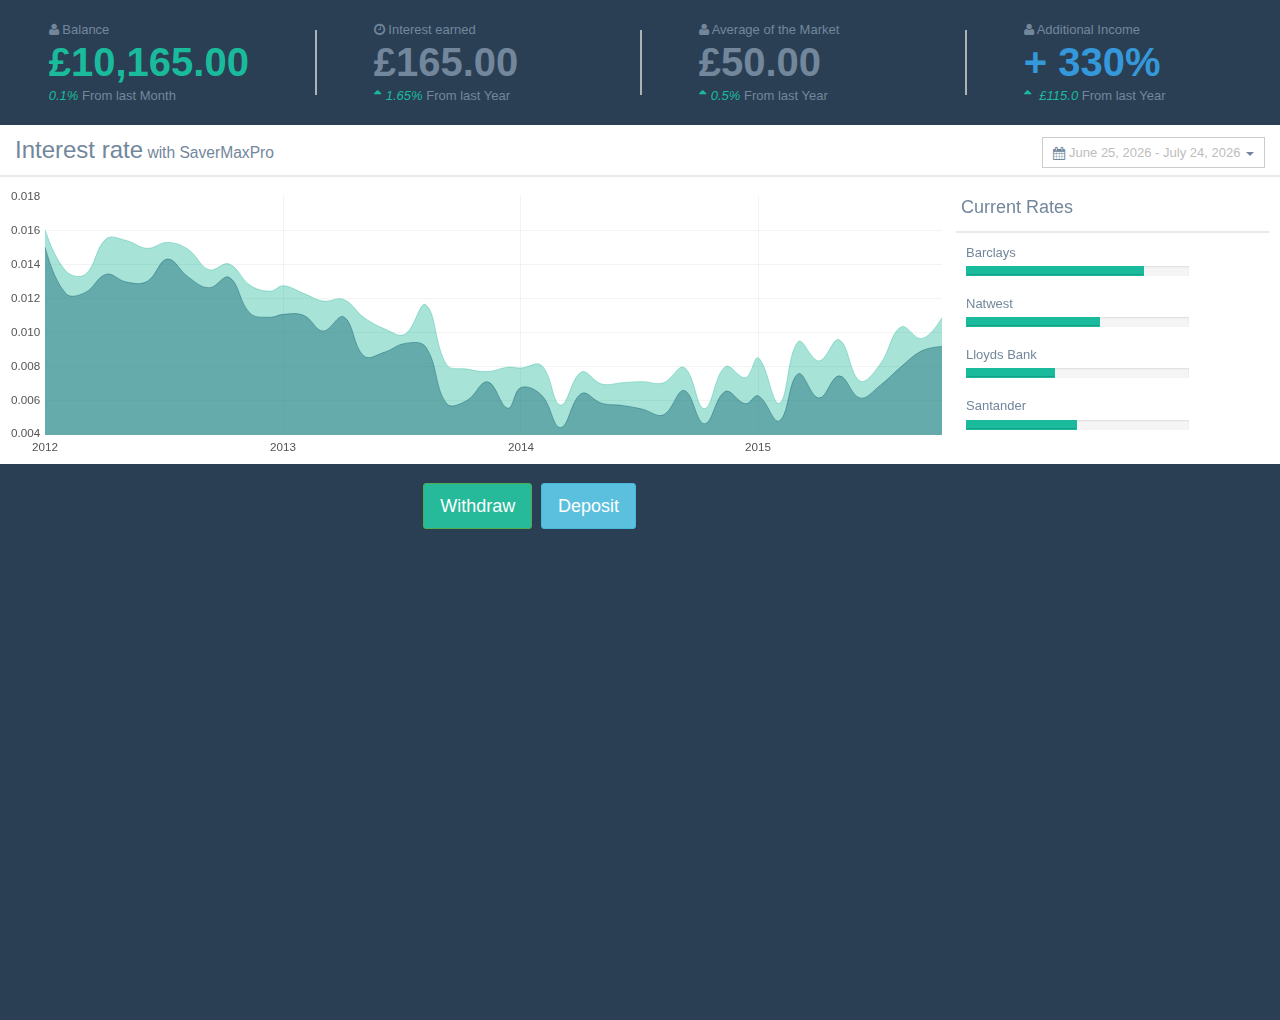
<file: dash/production/index.html>
<!DOCTYPE html>
<html lang="en">

<head>
    <meta http-equiv="Content-Type" content="text/html; charset=UTF-8">
    <!-- Meta, title, CSS, favicons, etc. -->
    <meta charset="utf-8">
    <meta http-equiv="X-UA-Compatible" content="IE=edge">
    <meta name="viewport" content="width=device-width, initial-scale=1"></title>

    <!-- Bootstrap core CSS -->

    <link href="css/bootstrap.min.css" rel="stylesheet">

    <link href="fonts/css/font-awesome.min.css" rel="stylesheet">
    <link href="css/animate.min.css" rel="stylesheet">

    <!-- Custom styling plus plugins -->
    <link href="css/custom.css" rel="stylesheet">
    <link rel="stylesheet" type="text/css" href="css/maps/jquery-jvectormap-2.0.1.css" />
    <link href="css/icheck/flat/green.css" rel="stylesheet" />
    <link href="css/floatexamples.css" rel="stylesheet" type="text/css" />

    <script src="js/jquery.min.js"></script>
    <script src="js/nprogress.js"></script>
    <script>
        NProgress.start();
    </script>

    <!--[if lt IE 9]>
        <script src="../assets/js/ie8-responsive-file-warning.js"></script>
        <![endif]-->

    <!-- HTML5 shim and Respond.js for IE8 support of HTML5 elements and media queries -->
    <!--[if lt IE 9]>
          <script src="https://oss.maxcdn.com/html5shiv/3.7.2/html5shiv.min.js"></script>
          <script src="https://oss.maxcdn.com/respond/1.4.2/respond.min.js"></script>
        <![endif]-->

</head>
            <!-- page content -->
            <div class="right_col" role="main">
                <!-- top tiles -->
                <div class="row tile_count">
                    <div class="animated flipInY col-md-3 col-sm-4 col-xs-4 tile_stats_count">
                        <div class="left"></div>
                        <div class="right">
                            <span class="count_top"><i class="fa fa-user"></i> Balance</span>
                            <div class="count green"> £10,165.00</div>
                            <span class="count_bottom"><i class="green">0.1% </i> From last Month</span>
                        </div>
                    </div>
                    <div class="animated flipInY col-md-3 col-sm-4 col-xs-4 tile_stats_count">
                        <div class="left"></div>
                        <div class="right">
                            <span class="count_top"><i class="fa fa-clock-o"></i> Interest earned</span>
                            <div class="count"> £165.00</div>
                            <span class="count_bottom"><i class="green"><i class="fa fa-sort-asc"></i>1.65% </i> From last Year</span>
                        </div>
                    </div>
                    <div class="animated flipInY col-md-3 col-sm-4 col-xs-4 tile_stats_count">
                        <div class="left"></div>
                        <div class="right">
                            <span class="count_top"><i class="fa fa-user"></i> Average of the Market</span>
                            <div class="count"> £50.00</div>
                            <span class="count_bottom"><i class="green"><i class="fa fa-sort-asc"></i>0.5% </i> From last Year</span>
                        </div>
                    </div>
                    <div class="animated flipInY col-md-3 col-sm-4 col-xs-4 tile_stats_count">
                        <div class="left"></div>
                        <div class="right">
                            <span class="count_top"><i class="fa fa-user"></i> Additional Income</span>
                            <div class="count blue"> + 330%</div>
                            <span class="count_bottom"><i class="green"><i class="fa fa-sort-asc"></i> £115.0</i> From last Year</span>
                        </div>
                    </div>
                </div>

                <!-- /top tiles -->

                <div class="row">
                    <div class="col-md-12 col-sm-12 col-xs-12">
                        <div class="dashboard_graph">

                            <div class="row x_title">
                                <div class="col-md-6">
                                    <h3>Interest rate<small> with SaverMaxPro</small></h3>
                                </div>
                                <div class="col-md-6">
                                    <div id="reportrange" class="pull-right" style="background: #fff; cursor: pointer; padding: 5px 10px; border: 1px solid #ccc">
                                        <i class="glyphicon glyphicon-calendar fa fa-calendar"></i>
                                        <span>December 30, 2014 - January 28, 2015</span> <b class="caret"></b>
                                    </div>
                                </div>
                            </div>

                            <div class="col-md-9 col-sm-9 col-xs-12">
                                <div id="placeholder33" style="height: 260px; display: none" class="demo-placeholder"></div>
                                <div style="width: 100%;">
                                    <div id="canvas_dahs" class="demo-placeholder" style="width: 100%; height:270px;"></div>
                                </div>
                            </div>
                            <div class="col-md-3 col-sm-3 col-xs-12 bg-white">
                                <div class="x_title">
                                    <h2>Current Rates</h2>
                                    <div class="clearfix"></div>
                                </div>

                                <div class="col-md-12 col-sm-12 col-xs-6">
                                    <div>
                                        <p>Barclays</p>
                                        <div class="">
                                            <div class="progress progress_sm" style="width: 76%;">
                                                <div class="progress-bar bg-green" role="progressbar" data-transitiongoal="80"></div>
                                            </div>
                                        </div>
                                    </div>
                                    <div>
                                        <p>Natwest</p>
                                        <div class="">
                                            <div class="progress progress_sm" style="width: 76%;">
                                                <div class="progress-bar bg-green" role="progressbar" data-transitiongoal="60"></div>
                                            </div>
                                        </div>
                                    </div>
                                </div>
                                <div class="col-md-12 col-sm-12 col-xs-6">
                                    <div>
                                        <p>Lloyds Bank</p>
                                        <div class="">
                                            <div class="progress progress_sm" style="width: 76%;">
                                                <div class="progress-bar bg-green" role="progressbar" data-transitiongoal="40"></div>
                                            </div>
                                        </div>
                                    </div>
                                    <div>
                                        <p>Santander</p>
                                        <div class="">
                                            <div class="progress progress_sm" style="width: 76%;">
                                                <div class="progress-bar bg-green" role="progressbar" data-transitiongoal="50"></div>
                                            </div>
                                        </div>
                                    </div>
                                </div>

                            </div>

                            <div class="clearfix"></div>
                        </div>
                    </div>

                </div>
                <br />

                <div class="row">
                <div class="col-xs-5 col-sm-2"></div>
                <a class="btn btn-default btn-lg btn-success btn-lg" href="#" role="button">Withdraw</a>
                <div class="col-xs-5 col-sm-2"></div>
                <a class="btn btn-default btn-lg btn-info btn-lg" href="#" role="button">Deposit</a>
                </div>


 <!-- add/withdrawl buttons




                    <div class="col-md-4 col-sm-4 col-xs-12">
                        <div class="x_panel tile fixed_height_320">
                            <div class="x_title">
                                <h2>App Versions</h2>
                                <ul class="nav navbar-right panel_toolbox">
                                    <li><a class="collapse-link"><i class="fa fa-chevron-up"></i></a>
                                    </li>
                                    <li class="dropdown">
                                        <a href="#" class="dropdown-toggle" data-toggle="dropdown" role="button" aria-expanded="false"><i class="fa fa-wrench"></i></a>
                                        <ul class="dropdown-menu" role="menu">
                                            <li><a href="#">Settings 1</a>
                                            </li>
                                            <li><a href="#">Settings 2</a>
                                            </li>
                                        </ul>
                                    </li>
                                    <li><a class="close-link"><i class="fa fa-close"></i></a>
                                    </li>
                                </ul>
                                <div class="clearfix"></div>
                            </div>
                            <div class="x_content">
                                <h4>App Usage across versions</h4>
                                <div class="widget_summary">
                                    <div class="w_left w_25">
                                        <span>0.1.5.2</span>
                                    </div>
                                    <div class="w_center w_55">
                                        <div class="progress">
                                            <div class="progress-bar bg-green" role="progressbar" aria-valuenow="60" aria-valuemin="0" aria-valuemax="100" style="width: 66%;">
                                                <span class="sr-only">60% Complete</span>
                                            </div>
                                        </div>
                                    </div>
                                    <div class="w_right w_20">
                                        <span>123k</span>
                                    </div>
                                    <div class="clearfix"></div>
                                </div>

                                <div class="widget_summary">
                                    <div class="w_left w_25">
                                        <span>0.1.5.3</span>
                                    </div>
                                    <div class="w_center w_55">
                                        <div class="progress">
                                            <div class="progress-bar bg-green" role="progressbar" aria-valuenow="60" aria-valuemin="0" aria-valuemax="100" style="width: 45%;">
                                                <span class="sr-only">60% Complete</span>
                                            </div>
                                        </div>
                                    </div>
                                    <div class="w_right w_20">
                                        <span>53k</span>
                                    </div>
                                    <div class="clearfix"></div>
                                </div>
                                <div class="widget_summary">
                                    <div class="w_left w_25">
                                        <span>0.1.5.4</span>
                                    </div>
                                    <div class="w_center w_55">
                                        <div class="progress">
                                            <div class="progress-bar bg-green" role="progressbar" aria-valuenow="60" aria-valuemin="0" aria-valuemax="100" style="width: 25%;">
                                                <span class="sr-only">60% Complete</span>
                                            </div>
                                        </div>
                                    </div>
                                    <div class="w_right w_20">
                                        <span>23k</span>
                                    </div>
                                    <div class="clearfix"></div>
                                </div>
                                <div class="widget_summary">
                                    <div class="w_left w_25">
                                        <span>0.1.5.5</span>
                                    </div>
                                    <div class="w_center w_55">
                                        <div class="progress">
                                            <div class="progress-bar bg-green" role="progressbar" aria-valuenow="60" aria-valuemin="0" aria-valuemax="100" style="width: 5%;">
                                                <span class="sr-only">60% Complete</span>
                                            </div>
                                        </div>
                                    </div>
                                    <div class="w_right w_20">
                                        <span>3k</span>
                                    </div>
                                    <div class="clearfix"></div>
                                </div>
                                <div class="widget_summary">
                                    <div class="w_left w_25">
                                        <span>0.1.5.6</span>
                                    </div>
                                    <div class="w_center w_55">
                                        <div class="progress">
                                            <div class="progress-bar bg-green" role="progressbar" aria-valuenow="60" aria-valuemin="0" aria-valuemax="100" style="width: 2%;">
                                                <span class="sr-only">60% Complete</span>
                                            </div>
                                        </div>
                                    </div>
                                    <div class="w_right w_20">
                                        <span>1k</span>
                                    </div>
                                    <div class="clearfix"></div>
                                </div>

                            </div>
                        </div>
                    </div>

                    <div class="col-md-4 col-sm-4 col-xs-12">
                        <div class="x_panel tile fixed_height_320 overflow_hidden">
                            <div class="x_title">
                                <h2>Device Usage</h2>
                                <ul class="nav navbar-right panel_toolbox">
                                    <li><a class="collapse-link"><i class="fa fa-chevron-up"></i></a>
                                    </li>
                                    <li class="dropdown">
                                        <a href="#" class="dropdown-toggle" data-toggle="dropdown" role="button" aria-expanded="false"><i class="fa fa-wrench"></i></a>
                                        <ul class="dropdown-menu" role="menu">
                                            <li><a href="#">Settings 1</a>
                                            </li>
                                            <li><a href="#">Settings 2</a>
                                            </li>
                                        </ul>
                                    </li>
                                    <li><a class="close-link"><i class="fa fa-close"></i></a>
                                    </li>
                                </ul>
                                <div class="clearfix"></div>
                            </div>
                            <div class="x_content">

                                <table class="" style="width:100%">
                                    <tr>
                                        <th style="width:37%;">
                                            <p>Top 5</p>
                                        </th>
                                        <th>
                                            <div class="col-lg-7 col-md-7 col-sm-7 col-xs-7">
                                                <p class="">Device</p>
                                            </div>
                                            <div class="col-lg-5 col-md-5 col-sm-5 col-xs-5">
                                                <p class="">Progress</p>
                                            </div>
                                        </th>
                                    </tr>
                                    <tr>
                                        <td>
                                            <canvas id="canvas1" height="140" width="140" style="margin: 15px 10px 10px 0"></canvas>
                                        </td>
                                        <td>
                                            <table class="tile_info">
                                                <tr>
                                                    <td>
                                                        <p><i class="fa fa-square blue"></i>IOS </p>
                                                    </td>
                                                    <td>30%</td>
                                                </tr>
                                                <tr>
                                                    <td>
                                                        <p><i class="fa fa-square green"></i>Android </p>
                                                    </td>
                                                    <td>10%</td>
                                                </tr>
                                                <tr>
                                                    <td>
                                                        <p><i class="fa fa-square purple"></i>Blackberry </p>
                                                    </td>
                                                    <td>20%</td>
                                                </tr>
                                                <tr>
                                                    <td>
                                                        <p><i class="fa fa-square aero"></i>Symbian </p>
                                                    </td>
                                                    <td>15%</td>
                                                </tr>
                                                <tr>
                                                    <td>
                                                        <p><i class="fa fa-square red"></i>Others </p>
                                                    </td>
                                                    <td>30%</td>
                                                </tr>
                                            </table>
                                        </td>
                                    </tr>
                                </table>
                            </div>
                        </div>
                    </div>


                    <div class="col-md-4 col-sm-4 col-xs-12">
                        <div class="x_panel tile fixed_height_320">
                            <div class="x_title">
                                <h2>Quick Settings</h2>
                                <ul class="nav navbar-right panel_toolbox">
                                    <li><a class="collapse-link"><i class="fa fa-chevron-up"></i></a>
                                    </li>
                                    <li class="dropdown">
                                        <a href="#" class="dropdown-toggle" data-toggle="dropdown" role="button" aria-expanded="false"><i class="fa fa-wrench"></i></a>
                                        <ul class="dropdown-menu" role="menu">
                                            <li><a href="#">Settings 1</a>
                                            </li>
                                            <li><a href="#">Settings 2</a>
                                            </li>
                                        </ul>
                                    </li>
                                    <li><a class="close-link"><i class="fa fa-close"></i></a>
                                    </li>
                                </ul>
                                <div class="clearfix"></div>
                            </div>
                            <div class="x_content">
                                <div class="dashboard-widget-content">
                                    <ul class="quick-list">
                                        <li><i class="fa fa-calendar-o"></i><a href="#">Settings</a>
                                        </li>
                                        <li><i class="fa fa-bars"></i><a href="#">Subscription</a>
                                        </li>
                                        <li><i class="fa fa-bar-chart"></i><a href="#">Auto Renewal</a> </li>
                                        <li><i class="fa fa-line-chart"></i><a href="#">Achievements</a>
                                        </li>
                                        <li><i class="fa fa-bar-chart"></i><a href="#">Auto Renewal</a> </li>
                                        <li><i class="fa fa-line-chart"></i><a href="#">Achievements</a>
                                        </li>
                                        <li><i class="fa fa-area-chart"></i><a href="#">Logout</a>
                                        </li>
                                    </ul>

                                    <div class="sidebar-widget">
                                        <h4>Profile Completion</h4>
                                        <canvas width="150" height="80" id="foo" class="" style="width: 160px; height: 100px;"></canvas>
                                        <div class="goal-wrapper">
                                            <span class="gauge-value pull-left">$</span>
                                            <span id="gauge-text" class="gauge-value pull-left">3,200</span>
                                            <span id="goal-text" class="goal-value pull-right">$5,000</span>
                                        </div>
                                    </div>
                                </div>
                            </div>
                        </div>
                    </div>

                </div>

            -->




    <div id="custom_notifications" class="custom-notifications dsp_none">
        <ul class="list-unstyled notifications clearfix" data-tabbed_notifications="notif-group">
        </ul>
        <div class="clearfix"></div>
        <div id="notif-group" class="tabbed_notifications"></div>
    </div>

    <script src="js/bootstrap.min.js"></script>

    <!-- gauge js -->
    <script type="text/javascript" src="js/gauge/gauge.min.js"></script>
    <script type="text/javascript" src="js/gauge/gauge_demo.js"></script>
    <!-- chart js -->
    <script src="js/chartjs/chart.min.js"></script>
    <!-- bootstrap progress js -->
    <script src="js/progressbar/bootstrap-progressbar.min.js"></script>
    <script src="js/nicescroll/jquery.nicescroll.min.js"></script>
    <!-- icheck -->
    <script src="js/icheck/icheck.min.js"></script>
    <!-- daterangepicker -->
    <script type="text/javascript" src="js/moment.min.js"></script>
    <script type="text/javascript" src="js/datepicker/daterangepicker.js"></script>

    <script src="js/custom.js"></script>

    <!-- flot js -->
    <!--[if lte IE 8]><script type="text/javascript" src="js/excanvas.min.js"></script><![endif]-->
    <script type="text/javascript" src="js/flot/jquery.flot.js"></script>
    <script type="text/javascript" src="js/flot/jquery.flot.pie.js"></script>
    <script type="text/javascript" src="js/flot/jquery.flot.orderBars.js"></script>
    <script type="text/javascript" src="js/flot/jquery.flot.time.min.js"></script>
    <script type="text/javascript" src="js/flot/date.js"></script>
    <script type="text/javascript" src="js/flot/jquery.flot.spline.js"></script>
    <script type="text/javascript" src="js/flot/jquery.flot.stack.js"></script>
    <script type="text/javascript" src="js/flot/curvedLines.js"></script>
    <script type="text/javascript" src="js/flot/jquery.flot.resize.js"></script>
    <script>
        $(document).ready(function () {
            // [17, 74, 6, 39, 20, 85, 7]
            //[82, 23, 66, 9, 99, 6, 2
            var data1 =[ [gd(2012,1,1),0.01601], [gd(2012,2,2),0.01359], [gd(2012,3,3),0.01339], [gd(2012,4,4),0.01548], [gd(2012,5,5),0.01538], [gd(2012,6,6),0.01492], [gd(2012,7,7),0.01527], [gd(2012,8,8),0.01486], [gd(2012,9,9),0.01366], [gd(2012,10,10),0.014], [gd(2012,11,11),0.01275], [gd(2012,12,12),0.0124], [gd(2013,1,1),0.01272], [gd(2013,2,2),0.01226], [gd(2013,3,3),0.01182], [gd(2013,4,4),0.01191], [gd(2013,5,5),0.01085], [gd(2013,6,6),0.01018], [gd(2013,7,7),0.00987], [gd(2013,8,8),0.0116], [gd(2013,9,9),0.00808], [gd(2013,10,10),0.00782], [gd(2013,11,11),0.00767], [gd(2013,12,12),0.00793], [gd(2014,1,1),0.00788], [gd(2014,2,2),0.00803], [gd(2014,3,3),0.0057], [gd(2014,4,4),0.00764], [gd(2014,5,5),0.00694], [gd(2014,6,6),0.00702], [gd(2014,7,7),0.00708], [gd(2014,8,8),0.00701], [gd(2014,9,9),0.00791], [gd(2014,10,10),0.00549], [gd(2014,11,11),0.00796], [gd(2014,12,12),0.00731], [gd(2015,1,1),0.00847], [gd(2015,2,2),0.0058], [gd(2015,3,3),0.00943], [gd(2015,4,4),0.0083], [gd(2015,5,5),0.00954], [gd(2015,6,6),0.00712], [gd(2015,7,7),0.00811], [gd(2015,8,8),0.0103], [gd(2015,9,9),0.00961], [gd(2015,10,10),0.01084] ];

            var data2 =[ [gd(2012,1,1),0.01498], [gd(2012,2,2),0.01226], [gd(2012,3,3),0.01233], [gd(2012,4,4),0.0134], [gd(2012,5,5),0.01294], [gd(2012,6,6),0.01298], [gd(2012,7,7),0.01429], [gd(2012,8,8),0.01324], [gd(2012,9,9),0.0126], [gd(2012,10,10),0.01322], [gd(2012,11,11),0.01111], [gd(2012,12,12),0.01087], [gd(2013,1,1),0.01104], [gd(2013,2,2),0.01097], [gd(2013,3,3),0.01006], [gd(2013,4,4),0.01089], [gd(2013,5,5),0.00859], [gd(2013,6,6),0.00882], [gd(2013,7,7),0.00933], [gd(2013,8,8),0.00912], [gd(2013,9,9),0.00579], [gd(2013,10,10),0.00597], [gd(2013,11,11),0.00707], [gd(2013,12,12),0.00551], [gd(2014,1,1),0.00673], [gd(2014,2,2),0.00628], [gd(2014,3,3),0.00438], [gd(2014,4,4),0.00638], [gd(2014,5,5),0.00581], [gd(2014,6,6),0.00568], [gd(2014,7,7),0.00546], [gd(2014,8,8),0.00513], [gd(2014,9,9),0.00656], [gd(2014,10,10),0.0046], [gd(2014,11,11),0.0065], [gd(2014,12,12),0.00578], [gd(2015,1,1),0.00624], [gd(2015,2,2),0.00477], [gd(2015,3,3),0.00754], [gd(2015,4,4),0.00612], [gd(2015,5,5),0.00742], [gd(2015,6,6),0.00612], [gd(2015,7,7),0.00686], [gd(2015,8,8),0.00795], [gd(2015,9,9),0.00889], [gd(2015,10,10),0.00915] ];

            $("#canvas_dahs").length && $.plot($("#canvas_dahs"), [
                data1, data2
            ], {
                series: {
                    lines: {
                        show: false,
                        fill: true
                    },
                    splines: {
                        show: true,
                        tension: 0.4,
                        lineWidth: 1,
                        fill: 0.4
                    },
                    points: {
                        radius: 0,
                        show: true
                    },
                    shadowSize: 2
                },
                grid: {
                    verticalLines: true,
                    hoverable: true,
                    clickable: true,
                    tickColor: "#d5d5d5",
                    borderWidth: 1,
                    color: '#fff'
                },
                colors: ["rgba(38, 185, 154, 0.38)", "rgba(3, 88, 106, 0.38)"],
                xaxis: {
                    tickColor: "rgba(51, 51, 51, 0.06)",
                    mode: "time",
                  //  tickSize: [1, "day"],
                    tickSize: [1, "year"],
                    //tickLength: 10,
                    axisLabel: "Date",
                    axisLabelUseCanvas: true,
                    axisLabelFontSizePixels: 12,
                    axisLabelFontFamily: 'Verdana, Arial',
                    axisLabelPadding: 10
                        //mode: "time", timeformat: "%m/%d/%y", minTickSize: [1, "day"]
                },
                yaxis: {
                    ticks: 8,
                    tickColor: "rgba(51, 51, 51, 0.06)",
                },
                tooltip: false
            });

            function gd(year, month, day) {
                return new Date(year, month - 1, day).getTime();
            }
        });
    </script>

    <!-- worldmap -->
    <script type="text/javascript" src="js/maps/jquery-jvectormap-2.0.1.min.js"></script>
    <script type="text/javascript" src="js/maps/gdp-data.js"></script>
    <script type="text/javascript" src="js/maps/jquery-jvectormap-world-mill-en.js"></script>
    <script type="text/javascript" src="js/maps/jquery-jvectormap-us-aea-en.js"></script>
    <script>
        $(function () {
            $('#world-map-gdp').vectorMap({
                map: 'world_mill_en',
                backgroundColor: 'transparent',
                zoomOnScroll: false,
                series: {
                    regions: [{
                        values: gdpData,
                        scale: ['#E6F2F0', '#149B7E'],
                        normalizeFunction: 'polynomial'
                    }]
                },
                onRegionTipShow: function (e, el, code) {
                    el.html(el.html() + ' (GDP - ' + gdpData[code] + ')');
                }
            });
        });
    </script>
    <!-- skycons -->
    <script src="js/skycons/skycons.js"></script>
    <script>
        var icons = new Skycons({
                "color": "#73879C"
            }),
            list = [
                "clear-day", "clear-night", "partly-cloudy-day",
                "partly-cloudy-night", "cloudy", "rain", "sleet", "snow", "wind",
                "fog"
            ],
            i;

        for (i = list.length; i--;)
            icons.set(list[i], list[i]);

        icons.play();
    </script>

    <!-- dashbord linegraph -->
    <script>
        var doughnutData = [
            {
                value: 30,
                color: "#455C73"
            },
            {
                value: 30,
                color: "#9B59B6"
            },
            {
                value: 60,
                color: "#BDC3C7"
            },
            {
                value: 100,
                color: "#26B99A"
            },
            {
                value: 120,
                color: "#3498DB"
            }
    ];
        var myDoughnut = new Chart(document.getElementById("canvas1").getContext("2d")).Doughnut(doughnutData);
    </script>
    <!-- /dashbord linegraph -->
    <!-- datepicker -->
    <script type="text/javascript">
        $(document).ready(function () {

            var cb = function (start, end, label) {
                console.log(start.toISOString(), end.toISOString(), label);
                $('#reportrange span').html(start.format('MMMM D, YYYY') + ' - ' + end.format('MMMM D, YYYY'));
                //alert("Callback has fired: [" + start.format('MMMM D, YYYY') + " to " + end.format('MMMM D, YYYY') + ", label = " + label + "]");
            }

            var optionSet1 = {
                startDate: moment().subtract(29, 'days'),
                endDate: moment(),
                minDate: '01/01/2012',
                maxDate: '12/31/2015',
                dateLimit: {
                    days: 60
                },
                showDropdowns: true,
                showWeekNumbers: true,
                timePicker: false,
                timePickerIncrement: 1,
                timePicker12Hour: true,
                ranges: {
                    'Today': [moment(), moment()],
                    'Yesterday': [moment().subtract(1, 'days'), moment().subtract(1, 'days')],
                    'Last 7 Days': [moment().subtract(6, 'days'), moment()],
                    'Last 30 Days': [moment().subtract(29, 'days'), moment()],
                    'This Month': [moment().startOf('month'), moment().endOf('month')],
                    'Last Month': [moment().subtract(1, 'month').startOf('month'), moment().subtract(1, 'month').endOf('month')]
                },
                opens: 'left',
                buttonClasses: ['btn btn-default'],
                applyClass: 'btn-small btn-primary',
                cancelClass: 'btn-small',
                format: 'MM/DD/YYYY',
                separator: ' to ',
                locale: {
                    applyLabel: 'Submit',
                    cancelLabel: 'Clear',
                    fromLabel: 'From',
                    toLabel: 'To',
                    customRangeLabel: 'Custom',
                    daysOfWeek: ['Su', 'Mo', 'Tu', 'We', 'Th', 'Fr', 'Sa'],
                    monthNames: ['January', 'February', 'March', 'April', 'May', 'June', 'July', 'August', 'September', 'October', 'November', 'December'],
                    firstDay: 1
                }
            };
            $('#reportrange span').html(moment().subtract(29, 'days').format('MMMM D, YYYY') + ' - ' + moment().format('MMMM D, YYYY'));
            $('#reportrange').daterangepicker(optionSet1, cb);
            $('#reportrange').on('show.daterangepicker', function () {
                console.log("show event fired");
            });
            $('#reportrange').on('hide.daterangepicker', function () {
                console.log("hide event fired");
            });
            $('#reportrange').on('apply.daterangepicker', function (ev, picker) {
                console.log("apply event fired, start/end dates are " + picker.startDate.format('MMMM D, YYYY') + " to " + picker.endDate.format('MMMM D, YYYY'));
            });
            $('#reportrange').on('cancel.daterangepicker', function (ev, picker) {
                console.log("cancel event fired");
            });
            $('#options1').click(function () {
                $('#reportrange').data('daterangepicker').setOptions(optionSet1, cb);
            });
            $('#options2').click(function () {
                $('#reportrange').data('daterangepicker').setOptions(optionSet2, cb);
            });
            $('#destroy').click(function () {
                $('#reportrange').data('daterangepicker').remove();
            });
        });
    </script>
    <script>
        NProgress.done();
    </script>
    <script>
  (function(i,s,o,g,r,a,m){i['GoogleAnalyticsObject']=r;i[r]=i[r]||function(){
  (i[r].q=i[r].q||[]).push(arguments)},i[r].l=1*new Date();a=s.createElement(o),
  m=s.getElementsByTagName(o)[0];a.async=1;a.src=g;m.parentNode.insertBefore(a,m)
  })(window,document,'script','//www.google-analytics.com/analytics.js','ga');

  ga('create', 'UA-70794538-1', 'auto');
  ga('send', 'pageview');

</script>
    <!-- /datepicker -->
    <!-- /footer content -->
</body>

</html>
</file>
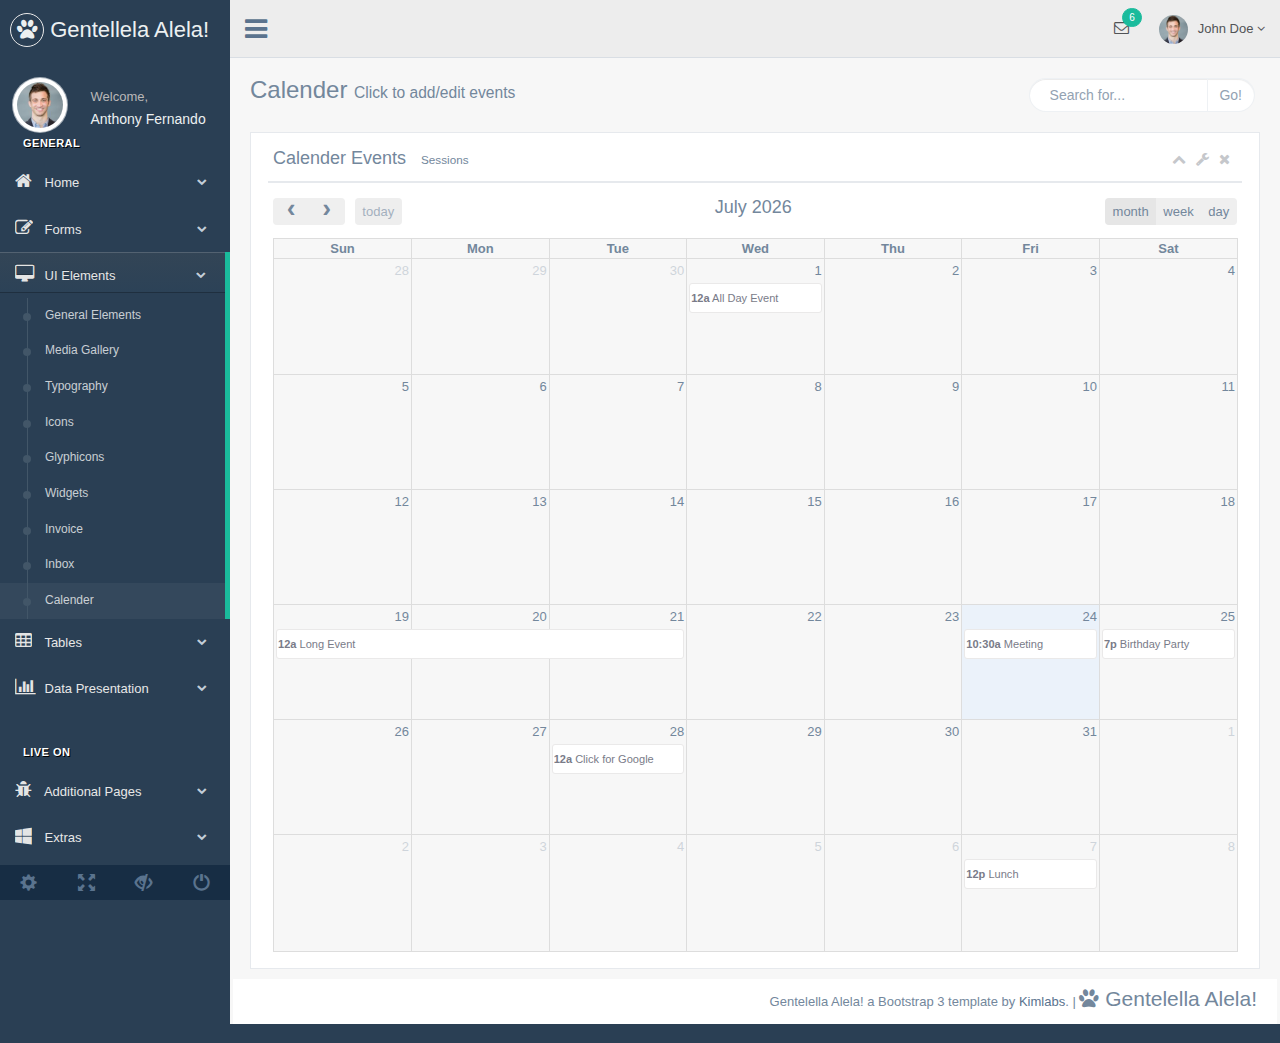
<file: dash/production/calender.html>
<!DOCTYPE html>
<html lang="en">

    <head>
        <meta http-equiv="Content-Type" content="text/html; charset=UTF-8">
        <!-- Meta, title, CSS, favicons, etc. -->
        <meta charset="utf-8">
        <meta http-equiv="X-UA-Compatible" content="IE=edge">
        <meta name="viewport" content="width=device-width, initial-scale=1">

        <title>Gentallela Alela! | </title>

        <!-- Bootstrap core CSS -->

        <link href="css/bootstrap.min.css" rel="stylesheet">

        <link href="fonts/css/font-awesome.min.css" rel="stylesheet">
        <link href="css/animate.min.css" rel="stylesheet">

        <!-- Custom styling plus plugins -->
        <link href="css/custom.css" rel="stylesheet">
        <link href="css/icheck/flat/green.css" rel="stylesheet">

        <link href="css/calendar/fullcalendar.css" rel="stylesheet">
        <link href="css/calendar/fullcalendar.print.css" rel="stylesheet" media="print">

        <script src="js/jquery.min.js"></script>

        <!--[if lt IE 9]>
            <script src="../assets/js/ie8-responsive-file-warning.js"></script>
            <![endif]-->

        <!-- HTML5 shim and Respond.js for IE8 support of HTML5 elements and media queries -->
        <!--[if lt IE 9]>
              <script src="https://oss.maxcdn.com/html5shiv/3.7.2/html5shiv.min.js"></script>
              <script src="https://oss.maxcdn.com/respond/1.4.2/respond.min.js"></script>
            <![endif]-->

    </head>


    <body class="nav-md">

        <div class="container body">


            <div class="main_container">

                <div class="col-md-3 left_col">
                    <div class="left_col scroll-view">

                        <div class="navbar nav_title" style="border: 0;">
                            <a href="index.html" class="site_title"><i class="fa fa-paw"></i> <span>Gentellela Alela!</span></a>
                        </div>
                        <div class="clearfix"></div>


                        <!-- menu prile quick info -->
                        <div class="profile">
                            <div class="profile_pic">
                                <img src="images/img.jpg" alt="..." class="img-circle profile_img">
                            </div>
                            <div class="profile_info">
                                <span>Welcome,</span>
                                <h2>Anthony Fernando</h2>
                            </div>
                        </div>
                        <!-- /menu prile quick info -->

                        <br />

                        <!-- sidebar menu -->
                        <div id="sidebar-menu" class="main_menu_side hidden-print main_menu">

                            <div class="menu_section">
                                <h3>General</h3>
                                <ul class="nav side-menu">
                                    <li><a><i class="fa fa-home"></i> Home <span class="fa fa-chevron-down"></span></a>
                                        <ul class="nav child_menu" style="display: none">
                                            <li><a href="index.html">Dashboard</a>
                                            </li>
                                            <li><a href="index2.html">Dashboard2</a>
                                            </li>
                                            <li><a href="index3.html">Dashboard3</a>
                                            </li>
                                        </ul>
                                    </li>
                                    <li><a><i class="fa fa-edit"></i> Forms <span class="fa fa-chevron-down"></span></a>
                                        <ul class="nav child_menu" style="display: none">
                                            <li><a href="form.html">General Form</a>
                                            </li>
                                            <li><a href="form_advanced.html">Advanced Components</a>
                                            </li>
                                            <li><a href="form_validation.html">Form Validation</a>
                                            </li>
                                            <li><a href="form_wizards.html">Form Wizard</a>
                                            </li>
                                            <li><a href="form_upload.html">Form Upload</a>
                                            </li>
                                            <li><a href="form_buttons.html">Form Buttons</a>
                                            </li>
                                        </ul>
                                    </li>
                                    <li><a><i class="fa fa-desktop"></i> UI Elements <span class="fa fa-chevron-down"></span></a>
                                        <ul class="nav child_menu" style="display: none">
                                            <li><a href="general_elements.html">General Elements</a>
                                            </li>
                                            <li><a href="media_gallery.html">Media Gallery</a>
                                            </li>
                                            <li><a href="typography.html">Typography</a>
                                            </li>
                                            <li><a href="icons.html">Icons</a>
                                            </li>
                                            <li><a href="glyphicons.html">Glyphicons</a>
                                            </li>
                                            <li><a href="widgets.html">Widgets</a>
                                            </li>
                                            <li><a href="invoice.html">Invoice</a>
                                            </li>
                                            <li><a href="inbox.html">Inbox</a>
                                            </li>
                                            <li><a href="calender.html">Calender</a>
                                            </li>
                                        </ul>
                                    </li>
                                    <li><a><i class="fa fa-table"></i> Tables <span class="fa fa-chevron-down"></span></a>
                                        <ul class="nav child_menu" style="display: none">
                                            <li><a href="tables.html">Tables</a></li>
                                            <li><a href="tables_dynamic.html">Table Dynamic</a></li>
                                        </ul>
                                    </li>
                                    <li><a><i class="fa fa-bar-chart-o"></i> Data Presentation <span class="fa fa-chevron-down"></span></a>
                                        <ul class="nav child_menu" style="display: none">
                                            <li><a href="chartjs.html">Chart JS</a></li>
                                            <li><a href="chartjs2.html">Chart JS2</a></li>
                                            <li><a href="morisjs.html">Moris JS</a></li>
                                            <li><a href="echarts.html">ECharts </a></li>
                                            <li><a href="other_charts.html">Other Charts </a></li>
                                        </ul>
                                    </li>
                                </ul>
                            </div>
                            <div class="menu_section">
                                <h3>Live On</h3>
                                <ul class="nav side-menu">
                                    <li><a><i class="fa fa-bug"></i> Additional Pages <span class="fa fa-chevron-down"></span></a>
                                        <ul class="nav child_menu" style="display: none">
                                            <li><a href="e_commerce.html">E-commerce</a>
                                            </li>
                                            <li><a href="projects.html">Projects</a>
                                            </li>
                                            <li><a href="project_detail.html">Project Detail</a>
                                            </li>
                                            <li><a href="contacts.html">Contacts</a>
                                            </li>
                                            <li><a href="profile.html">Profile</a>
                                            </li>
                                        </ul>
                                    </li>
                                    <li><a><i class="fa fa-windows"></i> Extras <span class="fa fa-chevron-down"></span></a>
                                        <ul class="nav child_menu" style="display: none">
                                            <li><a href="page_404.html">404 Error</a>
                                            </li>
                                            <li><a href="page_500.html">500 Error</a>
                                            </li>
                                            <li><a href="plain_page.html">Plain Page</a>
                                            </li>
                                            <li><a href="login.html">Login Page</a>
                                            </li>
                                            <li><a href="pricing_tables.html">Pricing Tables</a>
                                            </li>

                                        </ul>
                                    </li>
                                    <li><a><i class="fa fa-laptop"></i> Landing Page <span class="label label-success pull-right">Coming Soon</span></a>
                                    </li>
                                </ul>
                            </div>

                        </div>
                        <!-- /sidebar menu -->

                        <!-- /menu footer buttons -->
                        <div class="sidebar-footer hidden-small">
                            <a data-toggle="tooltip" data-placement="top" title="Settings">
                                <span class="glyphicon glyphicon-cog" aria-hidden="true"></span>
                            </a>
                            <a data-toggle="tooltip" data-placement="top" title="FullScreen">
                                <span class="glyphicon glyphicon-fullscreen" aria-hidden="true"></span>
                            </a>
                            <a data-toggle="tooltip" data-placement="top" title="Lock">
                                <span class="glyphicon glyphicon-eye-close" aria-hidden="true"></span>
                            </a>
                            <a data-toggle="tooltip" data-placement="top" title="Logout">
                                <span class="glyphicon glyphicon-off" aria-hidden="true"></span>
                            </a>
                        </div>
                        <!-- /menu footer buttons -->
                    </div>
                </div>

                <!-- top navigation -->
                <div class="top_nav">

                    <div class="nav_menu">
                        <nav class="" role="navigation">
                            <div class="nav toggle">
                                <a id="menu_toggle"><i class="fa fa-bars"></i></a>
                            </div>

                            <ul class="nav navbar-nav navbar-right">
                                <li class="">
                                    <a href="javascript:;" class="user-profile dropdown-toggle" data-toggle="dropdown" aria-expanded="false">
                                        <img src="images/img.jpg" alt="">John Doe
                                        <span class=" fa fa-angle-down"></span>
                                    </a>
                                    <ul class="dropdown-menu dropdown-usermenu animated fadeInDown pull-right">
                                        <li><a href="javascript:;">  Profile</a>
                                        </li>
                                        <li>
                                            <a href="javascript:;">
                                                <span class="badge bg-red pull-right">50%</span>
                                                <span>Settings</span>
                                            </a>
                                        </li>
                                        <li>
                                            <a href="javascript:;">Help</a>
                                        </li>
                                        <li><a href="login.html"><i class="fa fa-sign-out pull-right"></i> Log Out</a>
                                        </li>
                                    </ul>
                                </li>

                                <li role="presentation" class="dropdown">
                                    <a href="javascript:;" class="dropdown-toggle info-number" data-toggle="dropdown" aria-expanded="false">
                                        <i class="fa fa-envelope-o"></i>
                                        <span class="badge bg-green">6</span>
                                    </a>
                                    <ul id="menu1" class="dropdown-menu list-unstyled msg_list animated fadeInDown" role="menu">
                                        <li>
                                            <a>
                                                <span class="image">
                                                    <img src="images/img.jpg" alt="Profile Image" />
                                                </span>
                                                <span>
                                                    <span>John Smith</span>
                                                    <span class="time">3 mins ago</span>
                                                </span>
                                                <span class="message">
                                                    Film festivals used to be do-or-die moments for movie makers. They were where... 
                                                </span>
                                            </a>
                                        </li>
                                        <li>
                                            <a>
                                                <span class="image">
                                                    <img src="images/img.jpg" alt="Profile Image" />
                                                </span>
                                                <span>
                                                    <span>John Smith</span>
                                                    <span class="time">3 mins ago</span>
                                                </span>
                                                <span class="message">
                                                    Film festivals used to be do-or-die moments for movie makers. They were where... 
                                                </span>
                                            </a>
                                        </li>
                                        <li>
                                            <a>
                                                <span class="image">
                                                    <img src="images/img.jpg" alt="Profile Image" />
                                                </span>
                                                <span>
                                                    <span>John Smith</span>
                                                    <span class="time">3 mins ago</span>
                                                </span>
                                                <span class="message">
                                                    Film festivals used to be do-or-die moments for movie makers. They were where... 
                                                </span>
                                            </a>
                                        </li>
                                        <li>
                                            <a>
                                                <span class="image">
                                                    <img src="images/img.jpg" alt="Profile Image" />
                                                </span>
                                                <span>
                                                    <span>John Smith</span>
                                                    <span class="time">3 mins ago</span>
                                                </span>
                                                <span class="message">
                                                    Film festivals used to be do-or-die moments for movie makers. They were where... 
                                                </span>
                                            </a>
                                        </li>
                                        <li>
                                            <div class="text-center">
                                                <a>
                                                    <strong>See All Alerts</strong>
                                                    <i class="fa fa-angle-right"></i>
                                                </a>
                                            </div>
                                        </li>
                                    </ul>
                                </li>

                            </ul>
                        </nav>
                    </div>

                </div>
                <!-- /top navigation -->

                <!-- page content -->
                <div class="right_col" role="main">
                    <div class="">

                        <div class="page-title">
                            <div class="title_left">
                                <h3>
                                    Calender
                                    <small>
                                        Click to add/edit events
                                    </small>
                                </h3>
                            </div>

                            <div class="title_right">
                                <div class="col-md-5 col-sm-5 col-xs-12 form-group pull-right top_search">
                                    <div class="input-group">
                                        <input type="text" class="form-control" placeholder="Search for...">
                                        <span class="input-group-btn">
                                            <button class="btn btn-default" type="button">Go!</button>
                                        </span>
                                    </div>
                                </div>
                            </div>
                        </div>
                        <div class="clearfix"></div>

                        <div class="row">
                            <div class="col-md-12">
                                <div class="x_panel">
                                    <div class="x_title">
                                        <h2>Calender Events <small>Sessions</small></h2>
                                        <ul class="nav navbar-right panel_toolbox">
                                            <li><a class="collapse-link"><i class="fa fa-chevron-up"></i></a>
                                            </li>
                                            <li class="dropdown">
                                                <a href="#" class="dropdown-toggle" data-toggle="dropdown" role="button" aria-expanded="false"><i class="fa fa-wrench"></i></a>
                                                <ul class="dropdown-menu" role="menu">
                                                    <li><a href="#">Settings 1</a>
                                                    </li>
                                                    <li><a href="#">Settings 2</a>
                                                    </li>
                                                </ul>
                                            </li>
                                            <li><a class="close-link"><i class="fa fa-close"></i></a>
                                            </li>
                                        </ul>
                                        <div class="clearfix"></div>
                                    </div>
                                    <div class="x_content">

                                        <div id='calendar'></div>

                                    </div>
                                </div>
                            </div>
                        </div>
                    </div>

                    <!-- footer content -->
                    <footer>
                        <div class="">
                            <p class="pull-right">Gentelella Alela! a Bootstrap 3 template by <a>Kimlabs</a>. |
                                <span class="lead"> <i class="fa fa-paw"></i> Gentelella Alela!</span>
                            </p>
                        </div>
                        <div class="clearfix"></div>
                    </footer>
                    <!-- /footer content -->

                </div>


                <!-- Start Calender modal -->
                <div id="CalenderModalNew" class="modal fade" tabindex="-1" role="dialog" aria-labelledby="myModalLabel" aria-hidden="true">
                    <div class="modal-dialog">
                        <div class="modal-content">

                            <div class="modal-header">
                                <button type="button" class="close" data-dismiss="modal" aria-hidden="true">×</button>
                                <h4 class="modal-title" id="myModalLabel">New Calender Entry</h4>
                            </div>
                            <div class="modal-body">
                                <div id="testmodal" style="padding: 5px 20px;">
                                    <form id="antoform" class="form-horizontal calender" role="form">
                                        <div class="form-group">
                                            <label class="col-sm-3 control-label">Title</label>
                                            <div class="col-sm-9">
                                                <input type="text" class="form-control" id="title" name="title">
                                            </div>
                                        </div>
                                        <div class="form-group">
                                            <label class="col-sm-3 control-label">Description</label>
                                            <div class="col-sm-9">
                                                <textarea class="form-control" style="height:55px;" id="descr" name="descr"></textarea>
                                            </div>
                                        </div>
                                    </form>
                                </div>
                            </div>
                            <div class="modal-footer">
                                <button type="button" class="btn btn-default antoclose" data-dismiss="modal">Close</button>
                                <button type="button" class="btn btn-primary antosubmit">Save changes</button>
                            </div>
                        </div>
                    </div>
                </div>
                <div id="CalenderModalEdit" class="modal fade" tabindex="-1" role="dialog" aria-labelledby="myModalLabel" aria-hidden="true">
                    <div class="modal-dialog">
                        <div class="modal-content">

                            <div class="modal-header">
                                <button type="button" class="close" data-dismiss="modal" aria-hidden="true">×</button>
                                <h4 class="modal-title" id="myModalLabel2">Edit Calender Entry</h4>
                            </div>
                            <div class="modal-body">

                                <div id="testmodal2" style="padding: 5px 20px;">
                                    <form id="antoform2" class="form-horizontal calender" role="form">
                                        <div class="form-group">
                                            <label class="col-sm-3 control-label">Title</label>
                                            <div class="col-sm-9">
                                                <input type="text" class="form-control" id="title2" name="title2">
                                            </div>
                                        </div>
                                        <div class="form-group">
                                            <label class="col-sm-3 control-label">Description</label>
                                            <div class="col-sm-9">
                                                <textarea class="form-control" style="height:55px;" id="descr2" name="descr"></textarea>
                                            </div>
                                        </div>

                                    </form>
                                </div>
                            </div>
                            <div class="modal-footer">
                                <button type="button" class="btn btn-default antoclose2" data-dismiss="modal">Close</button>
                                <button type="button" class="btn btn-primary antosubmit2">Save changes</button>
                            </div>
                        </div>
                    </div>
                </div>

                <div id="fc_create" data-toggle="modal" data-target="#CalenderModalNew"></div>
                <div id="fc_edit" data-toggle="modal" data-target="#CalenderModalEdit"></div>

                <!-- End Calender modal -->
                <!-- /page content -->
            </div>

        </div>

        <div id="custom_notifications" class="custom-notifications dsp_none">
            <ul class="list-unstyled notifications clearfix" data-tabbed_notifications="notif-group">
            </ul>
            <div class="clearfix"></div>
            <div id="notif-group" class="tabbed_notifications"></div>
        </div>

        <script src="js/bootstrap.min.js"></script>

        <script src="js/nprogress.js"></script>
        <!-- chart js -->
        <script src="js/chartjs/chart.min.js"></script>
        <!-- bootstrap progress js -->
        <script src="js/progressbar/bootstrap-progressbar.min.js"></script>
        <script src="js/nicescroll/jquery.nicescroll.min.js"></script>
        <!-- icheck -->
        <script src="js/icheck/icheck.min.js"></script>

        <script src="js/custom.js"></script>

        <script src="js/moment.min.js"></script>
        <script src="js/calendar/fullcalendar.min.js"></script>

        <script>
            $(window).load(function () {

                var date = new Date();
                var d = date.getDate();
                var m = date.getMonth();
                var y = date.getFullYear();
                var started;
                var categoryClass;

                var calendar = $('#calendar').fullCalendar({
                    header: {
                        left: 'prev,next today',
                        center: 'title',
                        right: 'month,agendaWeek,agendaDay'
                    },
                    selectable: true,
                    selectHelper: true,
                    select: function (start, end, allDay) {
                        $('#fc_create').click();

                        started = start;
                        ended = end

                        $(".antosubmit").on("click", function () {
                            var title = $("#title").val();
                            if (end) {
                                ended = end
                            }
                            categoryClass = $("#event_type").val();

                            if (title) {
                                calendar.fullCalendar('renderEvent', {
                                        title: title,
                                        start: started,
                                        end: end,
                                        allDay: allDay
                                    },
                                    true // make the event "stick"
                                );
                            }
                            $('#title').val('');
                            calendar.fullCalendar('unselect');

                            $('.antoclose').click();

                            return false;
                        });
                    },
                    eventClick: function (calEvent, jsEvent, view) {
                        //alert(calEvent.title, jsEvent, view);

                        $('#fc_edit').click();
                        $('#title2').val(calEvent.title);
                        categoryClass = $("#event_type").val();

                        $(".antosubmit2").on("click", function () {
                            calEvent.title = $("#title2").val();

                            calendar.fullCalendar('updateEvent', calEvent);
                            $('.antoclose2').click();
                        });
                        calendar.fullCalendar('unselect');
                    },
                    editable: true,
                    events: [
                        {
                            title: 'All Day Event',
                            start: new Date(y, m, 1)
                    },
                        {
                            title: 'Long Event',
                            start: new Date(y, m, d - 5),
                            end: new Date(y, m, d - 2)
                    },
                        {
                            title: 'Meeting',
                            start: new Date(y, m, d, 10, 30),
                            allDay: false
                    },
                        {
                            title: 'Lunch',
                            start: new Date(y, m, d + 14, 12, 0),
                            end: new Date(y, m, d, 14, 0),
                            allDay: false
                    },
                        {
                            title: 'Birthday Party',
                            start: new Date(y, m, d + 1, 19, 0),
                            end: new Date(y, m, d + 1, 22, 30),
                            allDay: false
                    },
                        {
                            title: 'Click for Google',
                            start: new Date(y, m, 28),
                            end: new Date(y, m, 29),
                            url: 'http://google.com/'
                    }
                ]
                });
            });
        </script>
    </body>

</html>
</file>
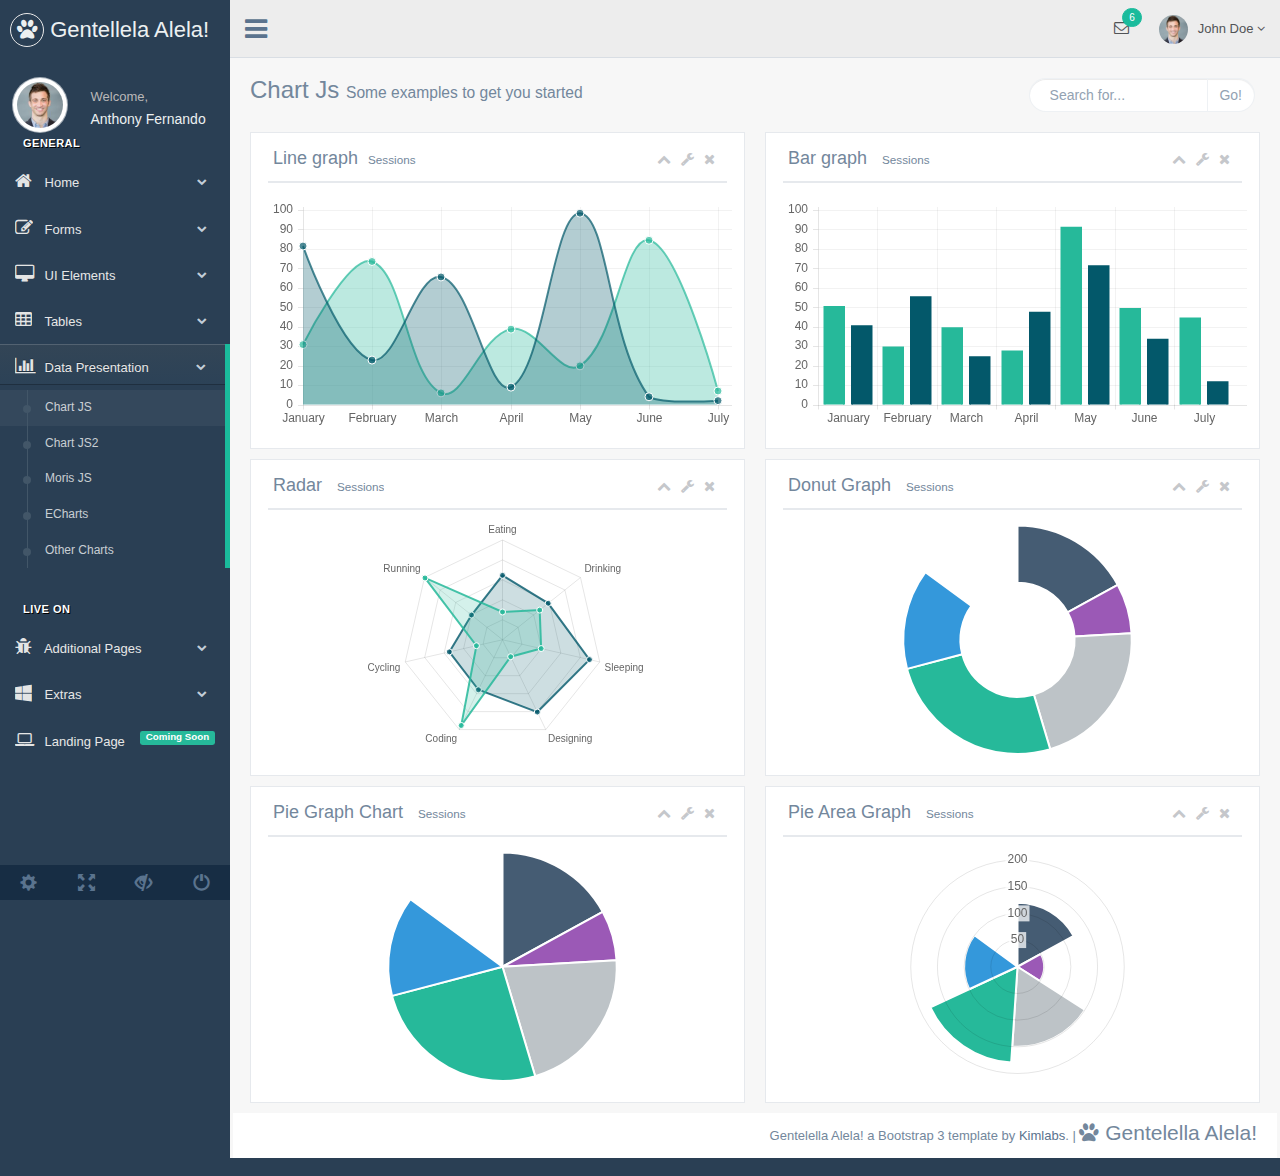
<file: dash/production/chartjs.html>
<!DOCTYPE html>
<html lang="en">

<head>
    <meta http-equiv="Content-Type" content="text/html; charset=UTF-8">
    <!-- Meta, title, CSS, favicons, etc. -->
    <meta charset="utf-8">
    <meta http-equiv="X-UA-Compatible" content="IE=edge">
    <meta name="viewport" content="width=device-width, initial-scale=1">

    <title>Gentallela Alela! | </title>

    <!-- Bootstrap core CSS -->

    <link href="css/bootstrap.min.css" rel="stylesheet">

    <link href="fonts/css/font-awesome.min.css" rel="stylesheet">
    <link href="css/animate.min.css" rel="stylesheet">

    <!-- Custom styling plus plugins -->
    <link href="css/custom.css" rel="stylesheet">
    <link href="css/icheck/flat/green.css" rel="stylesheet">


    <script src="js/jquery.min.js"></script>

    <!--[if lt IE 9]>
        <script src="../assets/js/ie8-responsive-file-warning.js"></script>
        <![endif]-->

    <!-- HTML5 shim and Respond.js for IE8 support of HTML5 elements and media queries -->
    <!--[if lt IE 9]>
          <script src="https://oss.maxcdn.com/html5shiv/3.7.2/html5shiv.min.js"></script>
          <script src="https://oss.maxcdn.com/respond/1.4.2/respond.min.js"></script>
        <![endif]-->

</head>


<body class="nav-md">

    <div class="container body">


        <div class="main_container">

            <div class="col-md-3 left_col">
                <div class="left_col scroll-view">

                    <div class="navbar nav_title" style="border: 0;">
                        <a href="index.html" class="site_title"><i class="fa fa-paw"></i> <span>Gentellela Alela!</span></a>
                    </div>
                    <div class="clearfix"></div>


                    <!-- menu prile quick info -->
                    <div class="profile">
                        <div class="profile_pic">
                            <img src="images/img.jpg" alt="..." class="img-circle profile_img">
                        </div>
                        <div class="profile_info">
                            <span>Welcome,</span>
                            <h2>Anthony Fernando</h2>
                        </div>
                    </div>
                    <!-- /menu prile quick info -->

                    <br />

                    <!-- sidebar menu -->
                    <div id="sidebar-menu" class="main_menu_side hidden-print main_menu">

                        <div class="menu_section">
                            <h3>General</h3>
                            <ul class="nav side-menu">
                                <li><a><i class="fa fa-home"></i> Home <span class="fa fa-chevron-down"></span></a>
                                    <ul class="nav child_menu" style="display: none">
                                        <li><a href="index.html">Dashboard</a>
                                        </li>
                                        <li><a href="index2.html">Dashboard2</a>
                                        </li>
                                        <li><a href="index3.html">Dashboard3</a>
                                        </li>
                                    </ul>
                                </li>
                                <li><a><i class="fa fa-edit"></i> Forms <span class="fa fa-chevron-down"></span></a>
                                    <ul class="nav child_menu" style="display: none">
                                        <li><a href="form.html">General Form</a>
                                        </li>
                                        <li><a href="form_advanced.html">Advanced Components</a>
                                        </li>
                                        <li><a href="form_validation.html">Form Validation</a>
                                        </li>
                                        <li><a href="form_wizards.html">Form Wizard</a>
                                        </li>
                                        <li><a href="form_upload.html">Form Upload</a>
                                        </li>
                                        <li><a href="form_buttons.html">Form Buttons</a>
                                        </li>
                                    </ul>
                                </li>
                                <li><a><i class="fa fa-desktop"></i> UI Elements <span class="fa fa-chevron-down"></span></a>
                                    <ul class="nav child_menu" style="display: none">
                                        <li><a href="general_elements.html">General Elements</a>
                                        </li>
                                        <li><a href="media_gallery.html">Media Gallery</a>
                                        </li>
                                        <li><a href="typography.html">Typography</a>
                                        </li>
                                        <li><a href="icons.html">Icons</a>
                                        </li>
                                        <li><a href="glyphicons.html">Glyphicons</a>
                                        </li>
                                        <li><a href="widgets.html">Widgets</a>
                                        </li>
                                        <li><a href="invoice.html">Invoice</a>
                                        </li>
                                        <li><a href="inbox.html">Inbox</a>
                                        </li>
                                        <li><a href="calender.html">Calender</a>
                                        </li>
                                    </ul>
                                </li>
                                <li><a><i class="fa fa-table"></i> Tables <span class="fa fa-chevron-down"></span></a>
                                    <ul class="nav child_menu" style="display: none">
                                        <li><a href="tables.html">Tables</a>
                                        </li>
                                        <li><a href="tables_dynamic.html">Table Dynamic</a>
                                        </li>
                                    </ul>
                                </li>
                                <li><a><i class="fa fa-bar-chart-o"></i> Data Presentation <span class="fa fa-chevron-down"></span></a>
                                    <ul class="nav child_menu" style="display: none">
                                        <li><a href="chartjs.html">Chart JS</a>
                                        </li>
                                        <li><a href="chartjs2.html">Chart JS2</a>
                                        </li>
                                        <li><a href="morisjs.html">Moris JS</a>
                                        </li>
                                        <li><a href="echarts.html">ECharts </a>
                                        </li>
                                        <li><a href="other_charts.html">Other Charts </a>
                                        </li>
                                    </ul>
                                </li>
                            </ul>
                        </div>
                        <div class="menu_section">
                            <h3>Live On</h3>
                            <ul class="nav side-menu">
                                <li><a><i class="fa fa-bug"></i> Additional Pages <span class="fa fa-chevron-down"></span></a>
                                    <ul class="nav child_menu" style="display: none">
                                        <li><a href="e_commerce.html">E-commerce</a>
                                        </li>
                                        <li><a href="projects.html">Projects</a>
                                        </li>
                                        <li><a href="project_detail.html">Project Detail</a>
                                        </li>
                                        <li><a href="contacts.html">Contacts</a>
                                        </li>
                                        <li><a href="profile.html">Profile</a>
                                        </li>
                                        <li><a href="real_estate.html">Real Estate</a>
                                        </li>

                                    </ul>
                                </li>
                                <li><a><i class="fa fa-windows"></i> Extras <span class="fa fa-chevron-down"></span></a>
                                    <ul class="nav child_menu" style="display: none">
                                        <li><a href="page_404.html">404 Error</a>
                                        </li>
                                        <li><a href="page_500.html">500 Error</a>
                                        </li>
                                        <li><a href="plain_page.html">Plain Page</a>
                                        </li>
                                        <li><a href="login.html">Login Page</a>
                                        </li>
                                        <li><a href="pricing_tables.html">Pricing Tables</a>
                                        </li>

                                    </ul>
                                </li>
                                <li><a><i class="fa fa-laptop"></i> Landing Page <span class="label label-success pull-right">Coming Soon</span></a>
                                </li>
                            </ul>
                        </div>

                    </div>
                    <!-- /sidebar menu -->

                    <!-- /menu footer buttons -->
                    <div class="sidebar-footer hidden-small">
                        <a data-toggle="tooltip" data-placement="top" title="Settings">
                            <span class="glyphicon glyphicon-cog" aria-hidden="true"></span>
                        </a>
                        <a data-toggle="tooltip" data-placement="top" title="FullScreen">
                            <span class="glyphicon glyphicon-fullscreen" aria-hidden="true"></span>
                        </a>
                        <a data-toggle="tooltip" data-placement="top" title="Lock">
                            <span class="glyphicon glyphicon-eye-close" aria-hidden="true"></span>
                        </a>
                        <a data-toggle="tooltip" data-placement="top" title="Logout">
                            <span class="glyphicon glyphicon-off" aria-hidden="true"></span>
                        </a>
                    </div>
                    <!-- /menu footer buttons -->
                </div>
            </div>

            <!-- top navigation -->
            <div class="top_nav">

                <div class="nav_menu">
                    <nav class="" role="navigation">
                        <div class="nav toggle">
                            <a id="menu_toggle"><i class="fa fa-bars"></i></a>
                        </div>

                        <ul class="nav navbar-nav navbar-right">
                            <li class="">
                                <a href="javascript:;" class="user-profile dropdown-toggle" data-toggle="dropdown" aria-expanded="false">
                                    <img src="images/img.jpg" alt="">John Doe
                                    <span class=" fa fa-angle-down"></span>
                                </a>
                                <ul class="dropdown-menu dropdown-usermenu animated fadeInDown pull-right">
                                    <li><a href="javascript:;">  Profile</a>
                                    </li>
                                    <li>
                                        <a href="javascript:;">
                                            <span class="badge bg-red pull-right">50%</span>
                                            <span>Settings</span>
                                        </a>
                                    </li>
                                    <li>
                                        <a href="javascript:;">Help</a>
                                    </li>
                                    <li><a href="login.html"><i class="fa fa-sign-out pull-right"></i> Log Out</a>
                                    </li>
                                </ul>
                            </li>

                            <li role="presentation" class="dropdown">
                                <a href="javascript:;" class="dropdown-toggle info-number" data-toggle="dropdown" aria-expanded="false">
                                    <i class="fa fa-envelope-o"></i>
                                    <span class="badge bg-green">6</span>
                                </a>
                                <ul id="menu1" class="dropdown-menu list-unstyled msg_list animated fadeInDown" role="menu">
                                    <li>
                                        <a>
                                            <span class="image">
                                        <img src="images/img.jpg" alt="Profile Image" />
                                    </span>
                                            <span>
                                        <span>John Smith</span>
                                            <span class="time">3 mins ago</span>
                                            </span>
                                            <span class="message">
                                        Film festivals used to be do-or-die moments for movie makers. They were where... 
                                    </span>
                                        </a>
                                    </li>
                                    <li>
                                        <a>
                                            <span class="image">
                                        <img src="images/img.jpg" alt="Profile Image" />
                                    </span>
                                            <span>
                                        <span>John Smith</span>
                                            <span class="time">3 mins ago</span>
                                            </span>
                                            <span class="message">
                                        Film festivals used to be do-or-die moments for movie makers. They were where... 
                                    </span>
                                        </a>
                                    </li>
                                    <li>
                                        <a>
                                            <span class="image">
                                        <img src="images/img.jpg" alt="Profile Image" />
                                    </span>
                                            <span>
                                        <span>John Smith</span>
                                            <span class="time">3 mins ago</span>
                                            </span>
                                            <span class="message">
                                        Film festivals used to be do-or-die moments for movie makers. They were where... 
                                    </span>
                                        </a>
                                    </li>
                                    <li>
                                        <a>
                                            <span class="image">
                                        <img src="images/img.jpg" alt="Profile Image" />
                                    </span>
                                            <span>
                                        <span>John Smith</span>
                                            <span class="time">3 mins ago</span>
                                            </span>
                                            <span class="message">
                                        Film festivals used to be do-or-die moments for movie makers. They were where... 
                                    </span>
                                        </a>
                                    </li>
                                    <li>
                                        <div class="text-center">
                                            <a>
                                                <strong>See All Alerts</strong>
                                                <i class="fa fa-angle-right"></i>
                                            </a>
                                        </div>
                                    </li>
                                </ul>
                            </li>

                        </ul>
                    </nav>
                </div>

            </div>
            <!-- /top navigation -->

            <!-- page content -->
            <div class="right_col" role="main">
                <div class="">
                    <div class="page-title">
                        <div class="title_left">
                            <h3>
                    Chart Js
                    <small>
                        Some examples to get you started
                    </small>
                </h3>
                        </div>

                        <div class="title_right">
                            <div class="col-md-5 col-sm-5 col-xs-12 form-group pull-right top_search">
                                <div class="input-group">
                                    <input type="text" class="form-control" placeholder="Search for...">
                                    <span class="input-group-btn">
                            <button class="btn btn-default" type="button">Go!</button>
                        </span>
                                </div>
                            </div>
                        </div>
                    </div>
                    <div class="clearfix"></div>

                    <div class="row">


                        <div class="col-md-6 col-sm-6 col-xs-12">
                            <div class="x_panel">
                                <div class="x_title">
                                    <h2>Line graph<small>Sessions</small></h2>
                                    <ul class="nav navbar-right panel_toolbox">
                                        <li><a class="collapse-link"><i class="fa fa-chevron-up"></i></a>
                                        </li>
                                        <li class="dropdown">
                                            <a href="#" class="dropdown-toggle" data-toggle="dropdown" role="button" aria-expanded="false"><i class="fa fa-wrench"></i></a>
                                            <ul class="dropdown-menu" role="menu">
                                                <li><a href="#">Settings 1</a>
                                                </li>
                                                <li><a href="#">Settings 2</a>
                                                </li>
                                            </ul>
                                        </li>
                                        <li><a class="close-link"><i class="fa fa-close"></i></a>
                                        </li>
                                    </ul>
                                    <div class="clearfix"></div>
                                </div>
                                <div class="x_content">
                                    <canvas id="canvas000"></canvas>
                                </div>
                            </div>
                        </div>

                        <div class="col-md-6 col-sm-6 col-xs-12">
                            <div class="x_panel">
                                <div class="x_title">
                                    <h2>Bar graph <small>Sessions</small></h2>
                                    <ul class="nav navbar-right panel_toolbox">
                                        <li><a class="collapse-link"><i class="fa fa-chevron-up"></i></a>
                                        </li>
                                        <li class="dropdown">
                                            <a href="#" class="dropdown-toggle" data-toggle="dropdown" role="button" aria-expanded="false"><i class="fa fa-wrench"></i></a>
                                            <ul class="dropdown-menu" role="menu">
                                                <li><a href="#">Settings 1</a>
                                                </li>
                                                <li><a href="#">Settings 2</a>
                                                </li>
                                            </ul>
                                        </li>
                                        <li><a class="close-link"><i class="fa fa-close"></i></a>
                                        </li>
                                    </ul>
                                    <div class="clearfix"></div>
                                </div>
                                <div class="x_content">
                                    <canvas id="canvas_bar"></canvas>
                                </div>
                            </div>
                        </div>
                    </div>
                    <div class="clearfix"></div>
                    <div class="row">
                        <div class="col-md-6 col-sm-6 col-xs-12">
                            <div class="x_panel">
                                <div class="x_title">
                                    <h2>Radar <small>Sessions</small></h2>
                                    <ul class="nav navbar-right panel_toolbox">
                                        <li><a class="collapse-link"><i class="fa fa-chevron-up"></i></a>
                                        </li>
                                        <li class="dropdown">
                                            <a href="#" class="dropdown-toggle" data-toggle="dropdown" role="button" aria-expanded="false"><i class="fa fa-wrench"></i></a>
                                            <ul class="dropdown-menu" role="menu">
                                                <li><a href="#">Settings 1</a>
                                                </li>
                                                <li><a href="#">Settings 2</a>
                                                </li>
                                            </ul>
                                        </li>
                                        <li><a class="close-link"><i class="fa fa-close"></i></a>
                                        </li>
                                    </ul>
                                    <div class="clearfix"></div>
                                </div>
                                <div class="x_content">
                                    <canvas id="canvas_radar"></canvas>
                                </div>
                            </div>
                        </div>

                        <div class="col-md-6 col-sm-6 col-xs-12">
                            <div class="x_panel">
                                <div class="x_title">
                                    <h2>Donut Graph <small>Sessions</small></h2>
                                    <ul class="nav navbar-right panel_toolbox">
                                        <li><a class="collapse-link"><i class="fa fa-chevron-up"></i></a>
                                        </li>
                                        <li class="dropdown">
                                            <a href="#" class="dropdown-toggle" data-toggle="dropdown" role="button" aria-expanded="false"><i class="fa fa-wrench"></i></a>
                                            <ul class="dropdown-menu" role="menu">
                                                <li><a href="#">Settings 1</a>
                                                </li>
                                                <li><a href="#">Settings 2</a>
                                                </li>
                                            </ul>
                                        </li>
                                        <li><a class="close-link"><i class="fa fa-close"></i></a>
                                        </li>
                                    </ul>
                                    <div class="clearfix"></div>
                                </div>
                                <div class="x_content">
                                    <canvas id="canvas_doughnut"></canvas>
                                </div>
                            </div>
                        </div>
                    </div>
                    <div class="clearfix"></div>
                    <div class="row">
                        <div class="col-md-6 col-sm-6 col-xs-12">
                            <div class="x_panel">
                                <div class="x_title">
                                    <h2>Pie Graph Chart <small>Sessions</small></h2>
                                    <ul class="nav navbar-right panel_toolbox">
                                        <li><a class="collapse-link"><i class="fa fa-chevron-up"></i></a>
                                        </li>
                                        <li class="dropdown">
                                            <a href="#" class="dropdown-toggle" data-toggle="dropdown" role="button" aria-expanded="false"><i class="fa fa-wrench"></i></a>
                                            <ul class="dropdown-menu" role="menu">
                                                <li><a href="#">Settings 1</a>
                                                </li>
                                                <li><a href="#">Settings 2</a>
                                                </li>
                                            </ul>
                                        </li>
                                        <li><a class="close-link"><i class="fa fa-close"></i></a>
                                        </li>
                                    </ul>
                                    <div class="clearfix"></div>
                                </div>
                                <div class="x_content">
                                    <canvas id="canvas_pie"></canvas>
                                </div>
                            </div>
                        </div>

                        <div class="col-md-6 col-sm-6 col-xs-12">
                            <div class="x_panel">
                                <div class="x_title">
                                    <h2>Pie Area Graph <small>Sessions</small></h2>
                                    <ul class="nav navbar-right panel_toolbox">
                                        <li><a class="collapse-link"><i class="fa fa-chevron-up"></i></a>
                                        </li>
                                        <li class="dropdown">
                                            <a href="#" class="dropdown-toggle" data-toggle="dropdown" role="button" aria-expanded="false"><i class="fa fa-wrench"></i></a>
                                            <ul class="dropdown-menu" role="menu">
                                                <li><a href="#">Settings 1</a>
                                                </li>
                                                <li><a href="#">Settings 2</a>
                                                </li>
                                            </ul>
                                        </li>
                                        <li><a class="close-link"><i class="fa fa-close"></i></a>
                                        </li>
                                    </ul>
                                    <div class="clearfix"></div>
                                </div>
                                <div class="x_content">
                                    <canvas id="canvas_area"></canvas>
                                </div>
                            </div>
                        </div>

                    </div>
                </div>

                <!-- footer content -->
                <footer>
                    <div class="">
                        <p class="pull-right">Gentelella Alela! a Bootstrap 3 template by <a>Kimlabs</a>. |
                            <span class="lead"> <i class="fa fa-paw"></i> Gentelella Alela!</span>
                        </p>
                    </div>
                    <div class="clearfix"></div>
                </footer>
                <!-- /footer content -->

            </div>
            <!-- /page content -->
        </div>

    </div>

    <div id="custom_notifications" class="custom-notifications dsp_none">
        <ul class="list-unstyled notifications clearfix" data-tabbed_notifications="notif-group">
        </ul>
        <div class="clearfix"></div>
        <div id="notif-group" class="tabbed_notifications"></div>
    </div>

    <script src="js/bootstrap.min.js"></script>

    <!-- chart js -->
    <script src="js/chartjs/chart.min.js"></script>
    <!-- bootstrap progress js -->
    <script src="js/progressbar/bootstrap-progressbar.min.js"></script>
    <script src="js/nicescroll/jquery.nicescroll.min.js"></script>
    <!-- icheck -->
    <script src="js/icheck/icheck.min.js"></script>

    <script src="js/custom.js"></script>

    <script>
        var randomScalingFactor = function () {
            return Math.round(Math.random() * 100)
        };



        var barChartData = {
            labels: ["January", "February", "March", "April", "May", "June", "July"],
            datasets: [
                {
                    fillColor: "#26B99A", //rgba(220,220,220,0.5)
                    strokeColor: "#26B99A", //rgba(220,220,220,0.8)
                    highlightFill: "#36CAAB", //rgba(220,220,220,0.75)
                    highlightStroke: "#36CAAB", //rgba(220,220,220,1)
                    data: [51, 30, 40, 28, 92, 50, 45]
            },
                {
                    fillColor: "#03586A", //rgba(151,187,205,0.5)
                    strokeColor: "#03586A", //rgba(151,187,205,0.8)
                    highlightFill: "#066477", //rgba(151,187,205,0.75)
                    highlightStroke: "#066477", //rgba(151,187,205,1)
                    data: [41, 56, 25, 48, 72, 34, 12]
            }
        ],
        }

        $(document).ready(function () {
            new Chart($("#canvas_bar").get(0).getContext("2d")).Bar(barChartData, {
                tooltipFillColor: "rgba(51, 51, 51, 0.55)",
                responsive: true,
                barDatasetSpacing: 6,
                barValueSpacing: 5
            });
        });


        var lineChartData = {
            labels: ["January", "February", "March", "April", "May", "June", "July"],
            datasets: [
                {
                    label: "My First dataset",
                    fillColor: "rgba(38, 185, 154, 0.31)", //rgba(220,220,220,0.2)
                    strokeColor: "rgba(38, 185, 154, 0.7)", //rgba(220,220,220,1)
                    pointColor: "rgba(38, 185, 154, 0.7)", //rgba(220,220,220,1)
                    pointStrokeColor: "#fff",
                    pointHighlightFill: "#fff",
                    pointHighlightStroke: "rgba(220,220,220,1)",
                    data: [31, 74, 6, 39, 20, 85, 7]
            },
                {
                    label: "My Second dataset",
                    fillColor: "rgba(3, 88, 106, 0.3)", //rgba(151,187,205,0.2)
                    strokeColor: "rgba(3, 88, 106, 0.70)", //rgba(151,187,205,1)
                    pointColor: "rgba(3, 88, 106, 0.70)", //rgba(151,187,205,1)
                    pointStrokeColor: "#fff",
                    pointHighlightFill: "#fff",
                    pointHighlightStroke: "rgba(151,187,205,1)",
                    data: [82, 23, 66, 9, 99, 4, 2]
            }
        ]

        }

        $(document).ready(function () {
            new Chart(document.getElementById("canvas000").getContext("2d")).Line(lineChartData, {
                responsive: true,
                tooltipFillColor: "rgba(51, 51, 51, 0.55)"
            });
        });

        var sharePiePolorDoughnutData = [
            {
                value: 120,
                color: "#455C73",
                highlight: "#34495E",
                label: "Dark Grey"
        },
            {
                value: 50,
                color: "#9B59B6",
                highlight: "#B370CF",
                label: "Purple Color"
        },
            {
                value: 150,
                color: "#BDC3C7",
                highlight: "#CFD4D8",
                label: "Gray Color"
        },
            {
                value: 180,
                color: "#26B99A",
                highlight: "#36CAAB",
                label: "Green Color"
        },
            {
                value: 100,
                color: "#3498DB",
                highlight: "#49A9EA",
                label: "Blue Color"
        }

    ];

        $(document).ready(function () {
            window.myPie = new Chart(document.getElementById("canvas_pie").getContext("2d")).Pie(sharePiePolorDoughnutData, {
                responsive: true,
                tooltipFillColor: "rgba(51, 51, 51, 0.55)"
            });
        });

        var radarChartData = {
            labels: ["Eating", "Drinking", "Sleeping", "Designing", "Coding", "Cycling", "Running"],
            datasets: [
                {
                    label: "My First dataset",
                    fillColor: "rgba(3, 88, 106, 0.2)",
                    strokeColor: "rgba(3, 88, 106, 0.80)",
                    pointColor: "rgba(3, 88, 106, 0.80)",
                    pointStrokeColor: "#fff",
                    pointHighlightFill: "#fff",
                    pointHighlightStroke: "rgba(220,220,220,1)",
                    data: [65, 59, 90, 81, 56, 55, 40]
            },
                {
                    label: "My Second dataset",
                    fillColor: "rgba(38, 185, 154, 0.2)",
                    strokeColor: "rgba(38, 185, 154, 0.85)",
                    pointColor: "rgba(38, 185, 154, 0.85)",
                    pointStrokeColor: "#fff",
                    pointHighlightFill: "#fff",
                    pointHighlightStroke: "rgba(151,187,205,1)",
                    data: [28, 48, 40, 19, 96, 27, 100]
            }
        ]
        };

        $(document).ready(function () {
            window.myRadar = new Chart(document.getElementById("canvas_radar").getContext("2d")).Radar(radarChartData, {
                responsive: true,
                tooltipFillColor: "rgba(51, 51, 51, 0.55)"
            });
        });

        var polarData = [
            {
                value: 300,
                color: "#F7464A",
                highlight: "#FF5A5E",
                label: "Red"
        },
            {
                value: 50,
                color: "#46BFBD",
                highlight: "#5AD3D1",
                label: "Green"
        },
            {
                value: 100,
                color: "#FDB45C",
                highlight: "#FFC870",
                label: "Yellow"
        },
            {
                value: 40,
                color: "#949FB1",
                highlight: "#A8B3C5",
                label: "Grey"
        },
            {
                value: 120,
                color: "#4D5360",
                highlight: "#616774",
                label: "Dark Grey"
        }

    ];

        $(document).ready(function () {
            window.myPolarArea = new Chart(document.getElementById("canvas_area").getContext("2d")).PolarArea(sharePiePolorDoughnutData, {
                responsive: true,
                tooltipFillColor: "rgba(51, 51, 51, 0.55)"
            });
        });


        $(document).ready(function () {
            window.myDoughnut = new Chart(document.getElementById("canvas_doughnut").getContext("2d")).Doughnut(sharePiePolorDoughnutData, {
                responsive: true,
                tooltipFillColor: "rgba(51, 51, 51, 0.55)"
            });
        });
    </script>
</body>

</html>
</file>
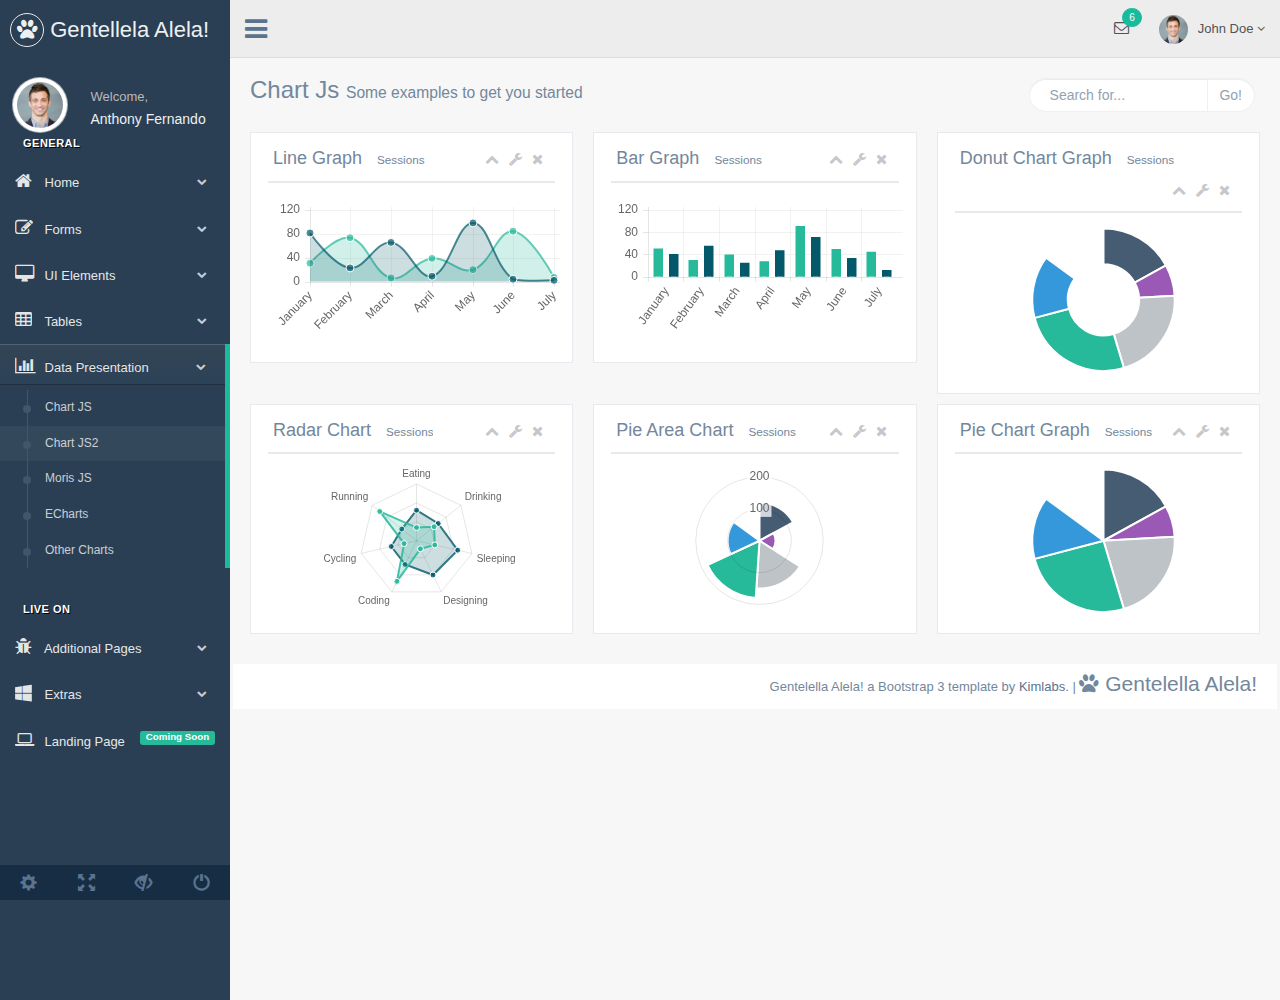
<file: dash/production/chartjs2.html>
<!DOCTYPE html>
<html lang="en">

<head>
    <meta http-equiv="Content-Type" content="text/html; charset=UTF-8">
    <!-- Meta, title, CSS, favicons, etc. -->
    <meta charset="utf-8">
    <meta http-equiv="X-UA-Compatible" content="IE=edge">
    <meta name="viewport" content="width=device-width, initial-scale=1">

    <title>Gentellela Alela! | </title>

    <!-- Bootstrap core CSS -->

    <link href="css/bootstrap.min.css" rel="stylesheet">

    <link href="fonts/css/font-awesome.min.css" rel="stylesheet">
    <link href="css/animate.min.css" rel="stylesheet">

    <!-- Custom styling plus plugins -->
    <link href="css/custom.css" rel="stylesheet">
    <link href="css/icheck/flat/green.css" rel="stylesheet">


    <script src="js/jquery.min.js"></script>

    <!--[if lt IE 9]>
        <script src="../assets/js/ie8-responsive-file-warning.js"></script>
        <![endif]-->

    <!-- HTML5 shim and Respond.js for IE8 support of HTML5 elements and media queries -->
    <!--[if lt IE 9]>
          <script src="https://oss.maxcdn.com/html5shiv/3.7.2/html5shiv.min.js"></script>
          <script src="https://oss.maxcdn.com/respond/1.4.2/respond.min.js"></script>
        <![endif]-->

</head>


<body class="nav-md">

    <div class="container body">


        <div class="main_container">

            <div class="col-md-3 left_col">
                <div class="left_col scroll-view">

                    <div class="navbar nav_title" style="border: 0;">
                        <a href="index.html" class="site_title"><i class="fa fa-paw"></i> <span>Gentellela Alela!</span></a>
                    </div>
                    <div class="clearfix"></div>


                    <!-- menu prile quick info -->
                    <div class="profile">
                        <div class="profile_pic">
                            <img src="images/img.jpg" alt="..." class="img-circle profile_img">
                        </div>
                        <div class="profile_info">
                            <span>Welcome,</span>
                            <h2>Anthony Fernando</h2>
                        </div>
                    </div>
                    <!-- /menu prile quick info -->

                    <br />

                    <!-- sidebar menu -->
                    <div id="sidebar-menu" class="main_menu_side hidden-print main_menu">

                        <div class="menu_section">
                            <h3>General</h3>
                            <ul class="nav side-menu">
                                <li><a><i class="fa fa-home"></i> Home <span class="fa fa-chevron-down"></span></a>
                                    <ul class="nav child_menu" style="display: none">
                                        <li><a href="index.html">Dashboard</a>
                                        </li>
                                        <li><a href="index2.html">Dashboard2</a>
                                        </li>
                                        <li><a href="index3.html">Dashboard3</a>
                                        </li>
                                    </ul>
                                </li>
                                <li><a><i class="fa fa-edit"></i> Forms <span class="fa fa-chevron-down"></span></a>
                                    <ul class="nav child_menu" style="display: none">
                                        <li><a href="form.html">General Form</a>
                                        </li>
                                        <li><a href="form_advanced.html">Advanced Components</a>
                                        </li>
                                        <li><a href="form_validation.html">Form Validation</a>
                                        </li>
                                        <li><a href="form_wizards.html">Form Wizard</a>
                                        </li>
                                        <li><a href="form_upload.html">Form Upload</a>
                                        </li>
                                        <li><a href="form_buttons.html">Form Buttons</a>
                                        </li>
                                    </ul>
                                </li>
                                <li><a><i class="fa fa-desktop"></i> UI Elements <span class="fa fa-chevron-down"></span></a>
                                    <ul class="nav child_menu" style="display: none">
                                        <li><a href="general_elements.html">General Elements</a>
                                        </li>
                                        <li><a href="media_gallery.html">Media Gallery</a>
                                        </li>
                                        <li><a href="typography.html">Typography</a>
                                        </li>
                                        <li><a href="icons.html">Icons</a>
                                        </li>
                                        <li><a href="glyphicons.html">Glyphicons</a>
                                        </li>
                                        <li><a href="widgets.html">Widgets</a>
                                        </li>
                                        <li><a href="invoice.html">Invoice</a>
                                        </li>
                                        <li><a href="inbox.html">Inbox</a>
                                        </li>
                                        <li><a href="calender.html">Calender</a>
                                        </li>
                                    </ul>
                                </li>
                                <li><a><i class="fa fa-table"></i> Tables <span class="fa fa-chevron-down"></span></a>
                                    <ul class="nav child_menu" style="display: none">
                                        <li><a href="tables.html">Tables</a>
                                        </li>
                                        <li><a href="tables_dynamic.html">Table Dynamic</a>
                                        </li>
                                    </ul>
                                </li>
                                <li><a><i class="fa fa-bar-chart-o"></i> Data Presentation <span class="fa fa-chevron-down"></span></a>
                                    <ul class="nav child_menu" style="display: none">
                                        <li><a href="chartjs.html">Chart JS</a>
                                        </li>
                                        <li><a href="chartjs2.html">Chart JS2</a>
                                        </li>
                                        <li><a href="morisjs.html">Moris JS</a>
                                        </li>
                                        <li><a href="echarts.html">ECharts </a>
                                        </li>
                                        <li><a href="other_charts.html">Other Charts </a>
                                        </li>
                                    </ul>
                                </li>
                            </ul>
                        </div>
                        <div class="menu_section">
                            <h3>Live On</h3>
                            <ul class="nav side-menu">
                                <li><a><i class="fa fa-bug"></i> Additional Pages <span class="fa fa-chevron-down"></span></a>
                                    <ul class="nav child_menu" style="display: none">
                                        <li><a href="e_commerce.html">E-commerce</a>
                                        </li>
                                        <li><a href="projects.html">Projects</a>
                                        </li>
                                        <li><a href="project_detail.html">Project Detail</a>
                                        </li>
                                        <li><a href="contacts.html">Contacts</a>
                                        </li>
                                        <li><a href="profile.html">Profile</a>
                                        </li>
                                    </ul>
                                </li>
                                <li><a><i class="fa fa-windows"></i> Extras <span class="fa fa-chevron-down"></span></a>
                                    <ul class="nav child_menu" style="display: none">
                                        <li><a href="page_404.html">404 Error</a>
                                        </li>
                                        <li><a href="page_500.html">500 Error</a>
                                        </li>
                                        <li><a href="plain_page.html">Plain Page</a>
                                        </li>
                                        <li><a href="login.html">Login Page</a>
                                        </li>
                                        <li><a href="pricing_tables.html">Pricing Tables</a>
                                        </li>

                                    </ul>
                                </li>
                                <li><a><i class="fa fa-laptop"></i> Landing Page <span class="label label-success pull-right">Coming Soon</span></a>
                                </li>
                            </ul>
                        </div>

                    </div>
                    <!-- /sidebar menu -->

                    <!-- /menu footer buttons -->
                    <div class="sidebar-footer hidden-small">
                        <a data-toggle="tooltip" data-placement="top" title="Settings">
                            <span class="glyphicon glyphicon-cog" aria-hidden="true"></span>
                        </a>
                        <a data-toggle="tooltip" data-placement="top" title="FullScreen">
                            <span class="glyphicon glyphicon-fullscreen" aria-hidden="true"></span>
                        </a>
                        <a data-toggle="tooltip" data-placement="top" title="Lock">
                            <span class="glyphicon glyphicon-eye-close" aria-hidden="true"></span>
                        </a>
                        <a data-toggle="tooltip" data-placement="top" title="Logout">
                            <span class="glyphicon glyphicon-off" aria-hidden="true"></span>
                        </a>
                    </div>
                    <!-- /menu footer buttons -->
                </div>
            </div>

            <!-- top navigation -->
            <div class="top_nav">

                <div class="nav_menu">
                    <nav class="" role="navigation">
                        <div class="nav toggle">
                            <a id="menu_toggle"><i class="fa fa-bars"></i></a>
                        </div>

                        <ul class="nav navbar-nav navbar-right">
                            <li class="">
                                <a href="javascript:;" class="user-profile dropdown-toggle" data-toggle="dropdown" aria-expanded="false">
                                    <img src="images/img.jpg" alt="">John Doe
                                    <span class=" fa fa-angle-down"></span>
                                </a>
                                <ul class="dropdown-menu dropdown-usermenu animated fadeInDown pull-right">
                                    <li><a href="javascript:;">  Profile</a>
                                    </li>
                                    <li>
                                        <a href="javascript:;">
                                            <span class="badge bg-red pull-right">50%</span>
                                            <span>Settings</span>
                                        </a>
                                    </li>
                                    <li>
                                        <a href="javascript:;">Help</a>
                                    </li>
                                    <li><a href="login.html"><i class="fa fa-sign-out pull-right"></i> Log Out</a>
                                    </li>
                                </ul>
                            </li>

                            <li role="presentation" class="dropdown">
                                <a href="javascript:;" class="dropdown-toggle info-number" data-toggle="dropdown" aria-expanded="false">
                                    <i class="fa fa-envelope-o"></i>
                                    <span class="badge bg-green">6</span>
                                </a>
                                <ul id="menu1" class="dropdown-menu list-unstyled msg_list animated fadeInDown" role="menu">
                                    <li>
                                        <a>
                                            <span class="image">
                                        <img src="images/img.jpg" alt="Profile Image" />
                                    </span>
                                            <span>
                                        <span>John Smith</span>
                                            <span class="time">3 mins ago</span>
                                            </span>
                                            <span class="message">
                                        Film festivals used to be do-or-die moments for movie makers. They were where... 
                                    </span>
                                        </a>
                                    </li>
                                    <li>
                                        <a>
                                            <span class="image">
                                        <img src="images/img.jpg" alt="Profile Image" />
                                    </span>
                                            <span>
                                        <span>John Smith</span>
                                            <span class="time">3 mins ago</span>
                                            </span>
                                            <span class="message">
                                        Film festivals used to be do-or-die moments for movie makers. They were where... 
                                    </span>
                                        </a>
                                    </li>
                                    <li>
                                        <a>
                                            <span class="image">
                                        <img src="images/img.jpg" alt="Profile Image" />
                                    </span>
                                            <span>
                                        <span>John Smith</span>
                                            <span class="time">3 mins ago</span>
                                            </span>
                                            <span class="message">
                                        Film festivals used to be do-or-die moments for movie makers. They were where... 
                                    </span>
                                        </a>
                                    </li>
                                    <li>
                                        <a>
                                            <span class="image">
                                        <img src="images/img.jpg" alt="Profile Image" />
                                    </span>
                                            <span>
                                        <span>John Smith</span>
                                            <span class="time">3 mins ago</span>
                                            </span>
                                            <span class="message">
                                        Film festivals used to be do-or-die moments for movie makers. They were where... 
                                    </span>
                                        </a>
                                    </li>
                                    <li>
                                        <div class="text-center">
                                            <a>
                                                <strong>See All Alerts</strong>
                                                <i class="fa fa-angle-right"></i>
                                            </a>
                                        </div>
                                    </li>
                                </ul>
                            </li>

                        </ul>
                    </nav>
                </div>

            </div>
            <!-- /top navigation -->

            <!-- page content -->
            <div class="right_col" role="main">
                <div class="">
                    <div class="page-title">
                        <div class="title_left">
                            <h3>
                    Chart Js
                    <small>
                        Some examples to get you started
                    </small>
                </h3>
                        </div>

                        <div class="title_right">
                            <div class="col-md-5 col-sm-5 col-xs-12 form-group pull-right top_search">
                                <div class="input-group">
                                    <input type="text" class="form-control" placeholder="Search for...">
                                    <span class="input-group-btn">
                            <button class="btn btn-default" type="button">Go!</button>
                        </span>
                                </div>
                            </div>
                        </div>
                    </div>
                    <div class="clearfix"></div>

                    <div class="row">


                        <div class="col-md-4 col-sm-6 col-xs-12">
                            <div class="x_panel">
                                <div class="x_title">
                                    <h2>Line Graph <small>Sessions</small></h2>
                                    <ul class="nav navbar-right panel_toolbox">
                                        <li><a class="collapse-link"><i class="fa fa-chevron-up"></i></a>
                                        </li>
                                        <li class="dropdown">
                                            <a href="#" class="dropdown-toggle" data-toggle="dropdown" role="button" aria-expanded="false"><i class="fa fa-wrench"></i></a>
                                            <ul class="dropdown-menu" role="menu">
                                                <li><a href="#">Settings 1</a>
                                                </li>
                                                <li><a href="#">Settings 2</a>
                                                </li>
                                            </ul>
                                        </li>
                                        <li><a class="close-link"><i class="fa fa-close"></i></a>
                                        </li>
                                    </ul>
                                    <div class="clearfix"></div>
                                </div>
                                <div class="x_content">
                                    <canvas id="canvas000"></canvas>
                                </div>
                            </div>
                        </div>

                        <div class="col-md-4 col-sm-6 col-xs-12">
                            <div class="x_panel">
                                <div class="x_title">
                                    <h2>Bar Graph <small>Sessions</small></h2>
                                    <ul class="nav navbar-right panel_toolbox">
                                        <li><a class="collapse-link"><i class="fa fa-chevron-up"></i></a>
                                        </li>
                                        <li class="dropdown">
                                            <a href="#" class="dropdown-toggle" data-toggle="dropdown" role="button" aria-expanded="false"><i class="fa fa-wrench"></i></a>
                                            <ul class="dropdown-menu" role="menu">
                                                <li><a href="#">Settings 1</a>
                                                </li>
                                                <li><a href="#">Settings 2</a>
                                                </li>
                                            </ul>
                                        </li>
                                        <li><a class="close-link"><i class="fa fa-close"></i></a>
                                        </li>
                                    </ul>
                                    <div class="clearfix"></div>
                                </div>
                                <div class="x_content">
                                    <canvas id="canvas_bar"></canvas>
                                </div>
                            </div>
                        </div>

                        <div class="col-md-4 col-sm-6 col-xs-12">
                            <div class="x_panel">
                                <div class="x_title">
                                    <h2>Donut Chart Graph <small>Sessions</small></h2>
                                    <ul class="nav navbar-right panel_toolbox">
                                        <li><a class="collapse-link"><i class="fa fa-chevron-up"></i></a>
                                        </li>
                                        <li class="dropdown">
                                            <a href="#" class="dropdown-toggle" data-toggle="dropdown" role="button" aria-expanded="false"><i class="fa fa-wrench"></i></a>
                                            <ul class="dropdown-menu" role="menu">
                                                <li><a href="#">Settings 1</a>
                                                </li>
                                                <li><a href="#">Settings 2</a>
                                                </li>
                                            </ul>
                                        </li>
                                        <li><a class="close-link"><i class="fa fa-close"></i></a>
                                        </li>
                                    </ul>
                                    <div class="clearfix"></div>
                                </div>
                                <div class="x_content">
                                    <canvas id="canvas_doughnut"></canvas>
                                </div>
                            </div>
                        </div>

                        <div class="col-md-4 col-sm-6 col-xs-12">
                            <div class="x_panel">
                                <div class="x_title">
                                    <h2>Radar Chart <small>Sessions</small></h2>
                                    <ul class="nav navbar-right panel_toolbox">
                                        <li><a class="collapse-link"><i class="fa fa-chevron-up"></i></a>
                                        </li>
                                        <li class="dropdown">
                                            <a href="#" class="dropdown-toggle" data-toggle="dropdown" role="button" aria-expanded="false"><i class="fa fa-wrench"></i></a>
                                            <ul class="dropdown-menu" role="menu">
                                                <li><a href="#">Settings 1</a>
                                                </li>
                                                <li><a href="#">Settings 2</a>
                                                </li>
                                            </ul>
                                        </li>
                                        <li><a class="close-link"><i class="fa fa-close"></i></a>
                                        </li>
                                    </ul>
                                    <div class="clearfix"></div>
                                </div>
                                <div class="x_content">
                                    <canvas id="canvas_radar"></canvas>
                                </div>
                            </div>
                        </div>

                        <div class="col-md-4 col-sm-6 col-xs-12">
                            <div class="x_panel">
                                <div class="x_title">
                                    <h2>Pie Area Chart <small>Sessions</small></h2>
                                    <ul class="nav navbar-right panel_toolbox">
                                        <li><a class="collapse-link"><i class="fa fa-chevron-up"></i></a>
                                        </li>
                                        <li class="dropdown">
                                            <a href="#" class="dropdown-toggle" data-toggle="dropdown" role="button" aria-expanded="false"><i class="fa fa-wrench"></i></a>
                                            <ul class="dropdown-menu" role="menu">
                                                <li><a href="#">Settings 1</a>
                                                </li>
                                                <li><a href="#">Settings 2</a>
                                                </li>
                                            </ul>
                                        </li>
                                        <li><a class="close-link"><i class="fa fa-close"></i></a>
                                        </li>
                                    </ul>
                                    <div class="clearfix"></div>
                                </div>
                                <div class="x_content">
                                    <canvas id="canvas_area"></canvas>
                                </div>
                            </div>
                        </div>

                        <div class="col-md-4 col-sm-6 col-xs-12">
                            <div class="x_panel">
                                <div class="x_title">
                                    <h2>Pie Chart Graph <small>Sessions</small></h2>
                                    <ul class="nav navbar-right panel_toolbox">
                                        <li><a class="collapse-link"><i class="fa fa-chevron-up"></i></a>
                                        </li>
                                        <li class="dropdown">
                                            <a href="#" class="dropdown-toggle" data-toggle="dropdown" role="button" aria-expanded="false"><i class="fa fa-wrench"></i></a>
                                            <ul class="dropdown-menu" role="menu">
                                                <li><a href="#">Settings 1</a>
                                                </li>
                                                <li><a href="#">Settings 2</a>
                                                </li>
                                            </ul>
                                        </li>
                                        <li><a class="close-link"><i class="fa fa-close"></i></a>
                                        </li>
                                    </ul>
                                    <div class="clearfix"></div>
                                </div>
                                <div class="x_content">
                                    <canvas id="canvas_pie"></canvas>
                                </div>
                            </div>
                        </div>

                    </div>
                    <div class="clearfix"></div><br />
                </div>

                <!-- footer content -->
                <footer>
                    <div class="">
                        <p class="pull-right">Gentelella Alela! a Bootstrap 3 template by <a>Kimlabs</a>. |
                            <span class="lead"> <i class="fa fa-paw"></i> Gentelella Alela!</span>
                        </p>
                    </div>
                    <div class="clearfix"></div>
                </footer>
                <!-- /footer content -->

            </div>
            <!-- /page content -->
        </div>

    </div>

    <div id="custom_notifications" class="custom-notifications dsp_none">
        <ul class="list-unstyled notifications clearfix" data-tabbed_notifications="notif-group">
        </ul>
        <div class="clearfix"></div>
        <div id="notif-group" class="tabbed_notifications"></div>
    </div>

    <script src="js/bootstrap.min.js"></script>

    <script src="js/nprogress.js"></script>
    <!-- chart js -->
    <script src="js/chartjs/chart.min.js"></script>
    <!-- bootstrap progress js -->
    <script src="js/progressbar/bootstrap-progressbar.min.js"></script>
    <script src="js/nicescroll/jquery.nicescroll.min.js"></script>
    <!-- icheck -->
    <script src="js/icheck/icheck.min.js"></script>

    <script src="js/custom.js"></script>

    <script>
        var randomScalingFactor = function () {
            return Math.round(Math.random() * 100)
        };



        var barChartData = {
            labels: ["January", "February", "March", "April", "May", "June", "July"],
            datasets: [
                {
                    fillColor: "#26B99A", //rgba(220,220,220,0.5)
                    strokeColor: "#26B99A", //rgba(220,220,220,0.8)
                    highlightFill: "#36CAAB", //rgba(220,220,220,0.75)
                    highlightStroke: "#36CAAB", //rgba(220,220,220,1)
                    data: [51, 30, 40, 28, 92, 50, 45]
            },
                {
                    fillColor: "#03586A", //rgba(151,187,205,0.5)
                    strokeColor: "#03586A", //rgba(151,187,205,0.8)
                    highlightFill: "#066477", //rgba(151,187,205,0.75)
                    highlightStroke: "#066477", //rgba(151,187,205,1)
                    data: [41, 56, 25, 48, 72, 34, 12]
            }
        ],
        }

        $(document).ready(function () {
            new Chart($("#canvas_bar").get(0).getContext("2d")).Bar(barChartData, {
                tooltipFillColor: "rgba(51, 51, 51, 0.55)",
                responsive: true,
                barDatasetSpacing: 6,
                barValueSpacing: 5
            });
        });


        var lineChartData = {
            labels: ["January", "February", "March", "April", "May", "June", "July"],
            datasets: [
                {
                    label: "My First dataset",
                    fillColor: "rgba(38, 185, 154, 0.21)", //rgba(220,220,220,0.2)
                    strokeColor: "rgba(38, 185, 154, 0.7)", //rgba(220,220,220,1)
                    pointColor: "rgba(38, 185, 154, 0.7)", //rgba(220,220,220,1)
                    pointStrokeColor: "#fff",
                    pointHighlightFill: "#fff",
                    pointHighlightStroke: "rgba(220,220,220,1)",
                    data: [31, 74, 6, 39, 20, 85, 7]
            },
                {
                    label: "My Second dataset",
                    fillColor: "rgba(3, 88, 106, 0.2)", //rgba(151,187,205,0.2)
                    strokeColor: "rgba(3, 88, 106, 0.70)", //rgba(151,187,205,1)
                    pointColor: "rgba(3, 88, 106, 0.70)", //rgba(151,187,205,1)
                    pointStrokeColor: "#fff",
                    pointHighlightFill: "#fff",
                    pointHighlightStroke: "rgba(151,187,205,1)",
                    data: [82, 23, 66, 9, 99, 4, 2]
            }
        ]

        }

        $(document).ready(function () {
            new Chart(document.getElementById("canvas000").getContext("2d")).Line(lineChartData, {
                responsive: true,
                tooltipFillColor: "rgba(51, 51, 51, 0.55)"
            });
        });

        var sharePiePolorDoughnutData = [
            {
                value: 120,
                color: "#455C73",
                highlight: "#34495E",
                label: "Dark Grey"
        },
            {
                value: 50,
                color: "#9B59B6",
                highlight: "#B370CF",
                label: "Purple Color"
        },
            {
                value: 150,
                color: "#BDC3C7",
                highlight: "#CFD4D8",
                label: "Gray Color"
        },
            {
                value: 180,
                color: "#26B99A",
                highlight: "#36CAAB",
                label: "Green Color"
        },
            {
                value: 100,
                color: "#3498DB",
                highlight: "#49A9EA",
                label: "Blue Color"
        }

    ];

        $(document).ready(function () {
            window.myPie = new Chart(document.getElementById("canvas_pie").getContext("2d")).Pie(sharePiePolorDoughnutData, {
                responsive: true,
                tooltipFillColor: "rgba(51, 51, 51, 0.55)"
            });
        });

        var radarChartData = {
            labels: ["Eating", "Drinking", "Sleeping", "Designing", "Coding", "Cycling", "Running"],
            datasets: [
                {
                    label: "My First dataset",
                    fillColor: "rgba(3, 88, 106, 0.2)",
                    strokeColor: "rgba(3, 88, 106, 0.80)",
                    pointColor: "rgba(3, 88, 106, 0.80)",
                    pointStrokeColor: "#fff",
                    pointHighlightFill: "#fff",
                    pointHighlightStroke: "rgba(220,220,220,1)",
                    data: [65, 59, 90, 81, 56, 55, 40]
            },
                {
                    label: "My Second dataset",
                    fillColor: "rgba(38, 185, 154, 0.2)",
                    strokeColor: "rgba(38, 185, 154, 0.85)",
                    pointColor: "rgba(38, 185, 154, 0.85)",
                    pointStrokeColor: "#fff",
                    pointHighlightFill: "#fff",
                    pointHighlightStroke: "rgba(151,187,205,1)",
                    data: [28, 48, 40, 19, 96, 27, 100]
            }
        ]
        };

        $(document).ready(function () {
            window.myRadar = new Chart(document.getElementById("canvas_radar").getContext("2d")).Radar(radarChartData, {
                responsive: true,
                tooltipFillColor: "rgba(51, 51, 51, 0.55)"
            });
        });

        var polarData = [
            {
                value: 300,
                color: "#F7464A",
                highlight: "#FF5A5E",
                label: "Red"
        },
            {
                value: 50,
                color: "#46BFBD",
                highlight: "#5AD3D1",
                label: "Green"
        },
            {
                value: 100,
                color: "#FDB45C",
                highlight: "#FFC870",
                label: "Yellow"
        },
            {
                value: 40,
                color: "#949FB1",
                highlight: "#A8B3C5",
                label: "Grey"
        },
            {
                value: 120,
                color: "#4D5360",
                highlight: "#616774",
                label: "Dark Grey"
        }

    ];

        $(document).ready(function () {
            window.myPolarArea = new Chart(document.getElementById("canvas_area").getContext("2d")).PolarArea(sharePiePolorDoughnutData, {
                responsive: true,
                tooltipFillColor: "rgba(51, 51, 51, 0.55)"
            });
        });


        $(document).ready(function () {
            window.myDoughnut = new Chart(document.getElementById("canvas_doughnut").getContext("2d")).Doughnut(sharePiePolorDoughnutData, {
                responsive: true,
                tooltipFillColor: "rgba(51, 51, 51, 0.55)"
            });
        });
    </script>
</body>

</html>
</file>
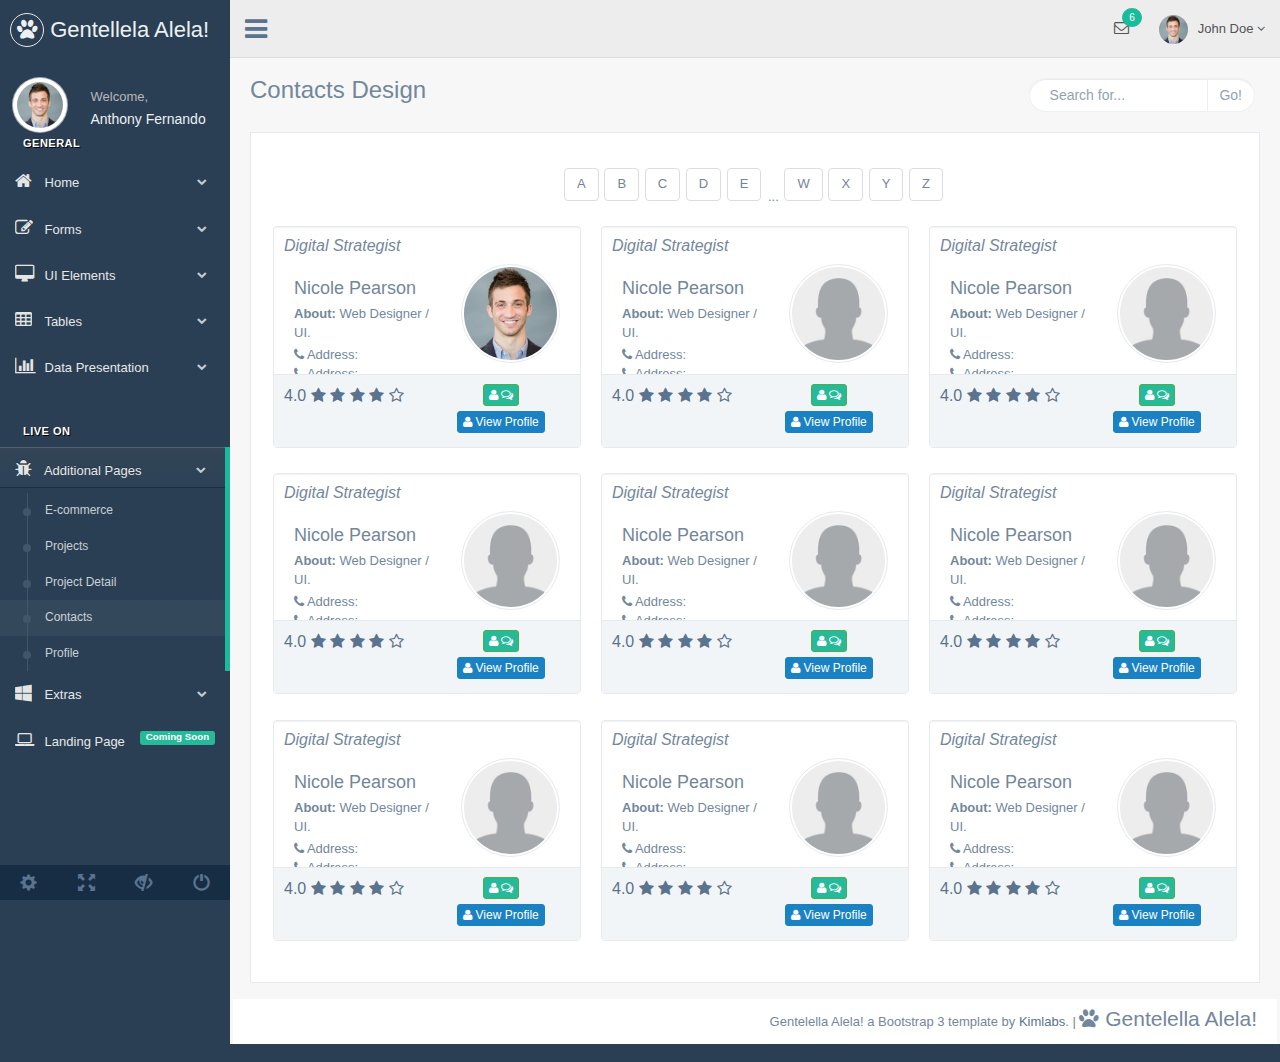
<file: dash/production/contacts.html>
<!DOCTYPE html>
<html lang="en">

<head>
    <meta http-equiv="Content-Type" content="text/html; charset=UTF-8">
    <!-- Meta, title, CSS, favicons, etc. -->
    <meta charset="utf-8">
    <meta http-equiv="X-UA-Compatible" content="IE=edge">
    <meta name="viewport" content="width=device-width, initial-scale=1">

    <title>Gentallela Alela! | </title>

    <!-- Bootstrap core CSS -->

    <link href="css/bootstrap.min.css" rel="stylesheet">

    <link href="fonts/css/font-awesome.min.css" rel="stylesheet">
    <link href="css/animate.min.css" rel="stylesheet">

    <!-- Custom styling plus plugins -->
    <link href="css/custom.css" rel="stylesheet">
    <link href="css/icheck/flat/green.css" rel="stylesheet">


    <script src="js/jquery.min.js"></script>

    <!--[if lt IE 9]>
        <script src="../assets/js/ie8-responsive-file-warning.js"></script>
        <![endif]-->

    <!-- HTML5 shim and Respond.js for IE8 support of HTML5 elements and media queries -->
    <!--[if lt IE 9]>
          <script src="https://oss.maxcdn.com/html5shiv/3.7.2/html5shiv.min.js"></script>
          <script src="https://oss.maxcdn.com/respond/1.4.2/respond.min.js"></script>
        <![endif]-->

</head>


<body class="nav-md">

    <div class="container body">


        <div class="main_container">

            <div class="col-md-3 left_col">
                <div class="left_col scroll-view">

                    <div class="navbar nav_title" style="border: 0;">
                        <a href="index.html" class="site_title"><i class="fa fa-paw"></i> <span>Gentellela Alela!</span></a>
                    </div>
                    <div class="clearfix"></div>


                    <!-- menu prile quick info -->
                    <div class="profile">
                        <div class="profile_pic">
                            <img src="images/img.jpg" alt="..." class="img-circle profile_img">
                        </div>
                        <div class="profile_info">
                            <span>Welcome,</span>
                            <h2>Anthony Fernando</h2>
                        </div>
                    </div>
                    <!-- /menu prile quick info -->

                    <br />

                    <!-- sidebar menu -->
                    <div id="sidebar-menu" class="main_menu_side hidden-print main_menu">

                        <div class="menu_section">
                            <h3>General</h3>
                            <ul class="nav side-menu">
                                <li><a><i class="fa fa-home"></i> Home <span class="fa fa-chevron-down"></span></a>
                                    <ul class="nav child_menu" style="display: none">
                                        <li><a href="index.html">Dashboard</a>
                                        </li>
                                        <li><a href="index2.html">Dashboard2</a>
                                        </li>
                                        <li><a href="index3.html">Dashboard3</a>
                                        </li>
                                    </ul>
                                </li>
                                <li><a><i class="fa fa-edit"></i> Forms <span class="fa fa-chevron-down"></span></a>
                                    <ul class="nav child_menu" style="display: none">
                                        <li><a href="form.html">General Form</a>
                                        </li>
                                        <li><a href="form_advanced.html">Advanced Components</a>
                                        </li>
                                        <li><a href="form_validation.html">Form Validation</a>
                                        </li>
                                        <li><a href="form_wizards.html">Form Wizard</a>
                                        </li>
                                        <li><a href="form_upload.html">Form Upload</a>
                                        </li>
                                        <li><a href="form_buttons.html">Form Buttons</a>
                                        </li>
                                    </ul>
                                </li>
                                <li><a><i class="fa fa-desktop"></i> UI Elements <span class="fa fa-chevron-down"></span></a>
                                    <ul class="nav child_menu" style="display: none">
                                        <li><a href="general_elements.html">General Elements</a>
                                        </li>
                                        <li><a href="media_gallery.html">Media Gallery</a>
                                        </li>
                                        <li><a href="typography.html">Typography</a>
                                        </li>
                                        <li><a href="icons.html">Icons</a>
                                        </li>
                                        <li><a href="glyphicons.html">Glyphicons</a>
                                        </li>
                                        <li><a href="widgets.html">Widgets</a>
                                        </li>
                                        <li><a href="invoice.html">Invoice</a>
                                        </li>
                                        <li><a href="inbox.html">Inbox</a>
                                        </li>
                                        <li><a href="calender.html">Calender</a>
                                        </li>
                                    </ul>
                                </li>
                                <li><a><i class="fa fa-table"></i> Tables <span class="fa fa-chevron-down"></span></a>
                                    <ul class="nav child_menu" style="display: none">
                                        <li><a href="tables.html">Tables</a>
                                        </li>
                                        <li><a href="tables_dynamic.html">Table Dynamic</a>
                                        </li>
                                    </ul>
                                </li>
                                <li><a><i class="fa fa-bar-chart-o"></i> Data Presentation <span class="fa fa-chevron-down"></span></a>
                                    <ul class="nav child_menu" style="display: none">
                                        <li><a href="chartjs.html">Chart JS</a>
                                        </li>
                                        <li><a href="chartjs2.html">Chart JS2</a>
                                        </li>
                                        <li><a href="morisjs.html">Moris JS</a>
                                        </li>
                                        <li><a href="echarts.html">ECharts </a>
                                        </li>
                                        <li><a href="other_charts.html">Other Charts </a>
                                        </li>
                                    </ul>
                                </li>
                            </ul>
                        </div>
                        <div class="menu_section">
                            <h3>Live On</h3>
                            <ul class="nav side-menu">
                                <li><a><i class="fa fa-bug"></i> Additional Pages <span class="fa fa-chevron-down"></span></a>
                                    <ul class="nav child_menu" style="display: none">
                                        <li><a href="e_commerce.html">E-commerce</a>
                                        </li>
                                        <li><a href="projects.html">Projects</a>
                                        </li>
                                        <li><a href="project_detail.html">Project Detail</a>
                                        </li>
                                        <li><a href="contacts.html">Contacts</a>
                                        </li>
                                        <li><a href="profile.html">Profile</a>
                                        </li>
                                    </ul>
                                </li>
                                <li><a><i class="fa fa-windows"></i> Extras <span class="fa fa-chevron-down"></span></a>
                                    <ul class="nav child_menu" style="display: none">
                                        <li><a href="page_404.html">404 Error</a>
                                        </li>
                                        <li><a href="page_500.html">500 Error</a>
                                        </li>
                                        <li><a href="plain_page.html">Plain Page</a>
                                        </li>
                                        <li><a href="login.html">Login Page</a>
                                        </li>
                                        <li><a href="pricing_tables.html">Pricing Tables</a>
                                        </li>

                                    </ul>
                                </li>
                                <li><a><i class="fa fa-laptop"></i> Landing Page <span class="label label-success pull-right">Coming Soon</span></a>
                                </li>
                            </ul>
                        </div>

                    </div>
                    <!-- /sidebar menu -->

                    <!-- /menu footer buttons -->
                    <div class="sidebar-footer hidden-small">
                        <a data-toggle="tooltip" data-placement="top" title="Settings">
                            <span class="glyphicon glyphicon-cog" aria-hidden="true"></span>
                        </a>
                        <a data-toggle="tooltip" data-placement="top" title="FullScreen">
                            <span class="glyphicon glyphicon-fullscreen" aria-hidden="true"></span>
                        </a>
                        <a data-toggle="tooltip" data-placement="top" title="Lock">
                            <span class="glyphicon glyphicon-eye-close" aria-hidden="true"></span>
                        </a>
                        <a data-toggle="tooltip" data-placement="top" title="Logout">
                            <span class="glyphicon glyphicon-off" aria-hidden="true"></span>
                        </a>
                    </div>
                    <!-- /menu footer buttons -->
                </div>
            </div>

            <!-- top navigation -->
            <div class="top_nav">

                <div class="nav_menu">
                    <nav class="" role="navigation">
                        <div class="nav toggle">
                            <a id="menu_toggle"><i class="fa fa-bars"></i></a>
                        </div>

                        <ul class="nav navbar-nav navbar-right">
                            <li class="">
                                <a href="javascript:;" class="user-profile dropdown-toggle" data-toggle="dropdown" aria-expanded="false">
                                    <img src="images/img.jpg" alt="">John Doe
                                    <span class=" fa fa-angle-down"></span>
                                </a>
                                <ul class="dropdown-menu dropdown-usermenu animated fadeInDown pull-right">
                                    <li><a href="javascript:;">  Profile</a>
                                    </li>
                                    <li>
                                        <a href="javascript:;">
                                            <span class="badge bg-red pull-right">50%</span>
                                            <span>Settings</span>
                                        </a>
                                    </li>
                                    <li>
                                        <a href="javascript:;">Help</a>
                                    </li>
                                    <li><a href="login.html"><i class="fa fa-sign-out pull-right"></i> Log Out</a>
                                    </li>
                                </ul>
                            </li>

                            <li role="presentation" class="dropdown">
                                <a href="javascript:;" class="dropdown-toggle info-number" data-toggle="dropdown" aria-expanded="false">
                                    <i class="fa fa-envelope-o"></i>
                                    <span class="badge bg-green">6</span>
                                </a>
                                <ul id="menu1" class="dropdown-menu list-unstyled msg_list animated fadeInDown" role="menu">
                                    <li>
                                        <a>
                                            <span class="image">
                                        <img src="images/img.jpg" alt="Profile Image" />
                                    </span>
                                            <span>
                                        <span>John Smith</span>
                                            <span class="time">3 mins ago</span>
                                            </span>
                                            <span class="message">
                                        Film festivals used to be do-or-die moments for movie makers. They were where... 
                                    </span>
                                        </a>
                                    </li>
                                    <li>
                                        <a>
                                            <span class="image">
                                        <img src="images/img.jpg" alt="Profile Image" />
                                    </span>
                                            <span>
                                        <span>John Smith</span>
                                            <span class="time">3 mins ago</span>
                                            </span>
                                            <span class="message">
                                        Film festivals used to be do-or-die moments for movie makers. They were where... 
                                    </span>
                                        </a>
                                    </li>
                                    <li>
                                        <a>
                                            <span class="image">
                                        <img src="images/img.jpg" alt="Profile Image" />
                                    </span>
                                            <span>
                                        <span>John Smith</span>
                                            <span class="time">3 mins ago</span>
                                            </span>
                                            <span class="message">
                                        Film festivals used to be do-or-die moments for movie makers. They were where... 
                                    </span>
                                        </a>
                                    </li>
                                    <li>
                                        <a>
                                            <span class="image">
                                        <img src="images/img.jpg" alt="Profile Image" />
                                    </span>
                                            <span>
                                        <span>John Smith</span>
                                            <span class="time">3 mins ago</span>
                                            </span>
                                            <span class="message">
                                        Film festivals used to be do-or-die moments for movie makers. They were where... 
                                    </span>
                                        </a>
                                    </li>
                                    <li>
                                        <div class="text-center">
                                            <a>
                                                <strong>See All Alerts</strong>
                                                <i class="fa fa-angle-right"></i>
                                            </a>
                                        </div>
                                    </li>
                                </ul>
                            </li>

                        </ul>
                    </nav>
                </div>

            </div>
            <!-- /top navigation -->

            <!-- page content -->
            <div class="right_col" role="main">

                <div class="">
                    <div class="page-title">
                        <div class="title_left">
                            <h3>Contacts Design</h3>
                        </div>

                        <div class="title_right">
                            <div class="col-md-5 col-sm-5 col-xs-12 form-group pull-right top_search">
                                <div class="input-group">
                                    <input type="text" class="form-control" placeholder="Search for...">
                                    <span class="input-group-btn">
                            <button class="btn btn-default" type="button">Go!</button>
                        </span>
                                </div>
                            </div>
                        </div>
                    </div>
                    <div class="clearfix"></div>

                    <div class="row">
                        <div class="col-md-12">
                            <div class="x_panel">
                                <div class="x_content">

                                    <div class="row">

                                        <div class="col-md-12 col-sm-12 col-xs-12" style="text-align:center;">
                                            <ul class="pagination pagination-split">
                                                <li><a href="#">A</a>
                                                </li>
                                                <li><a href="#">B</a>
                                                </li>
                                                <li><a href="#">C</a>
                                                </li>
                                                <li><a href="#">D</a>
                                                </li>
                                                <li><a href="#">E</a>
                                                </li>
                                                <li>...</li>
                                                <li><a href="#">W</a>
                                                </li>
                                                <li><a href="#">X</a>
                                                </li>
                                                <li><a href="#">Y</a>
                                                </li>
                                                <li><a href="#">Z</a>
                                                </li>
                                            </ul>
                                        </div>
                                        <div class="clearfix"></div>


                                        <div class="col-md-4 col-sm-4 col-xs-12 animated fadeInDown">
                                            <div class="well profile_view">
                                                <div class="col-sm-12">
                                                    <h4 class="brief"><i>Digital Strategist</i></h4>
                                                    <div class="left col-xs-7">
                                                        <h2>Nicole Pearson</h2>
                                                        <p><strong>About: </strong> Web Designer / UI. </p>
                                                        <ul class="list-unstyled">
                                                            <li><i class="fa fa-phone"></i> Address: </li>
                                                            <li><i class="fa fa-phone"></i> Address: </li>

                                                        </ul>
                                                    </div>
                                                    <div class="right col-xs-5 text-center">
                                                        <img src="images/img.jpg" alt="" class="img-circle img-responsive">
                                                    </div>
                                                </div>
                                                <div class="col-xs-12 bottom text-center">
                                                    <div class="col-xs-12 col-sm-6 emphasis">
                                                        <p class="ratings">
                                                            <a>4.0</a>
                                                            <a href="#"><span class="fa fa-star"></span></a>
                                                            <a href="#"><span class="fa fa-star"></span></a>
                                                            <a href="#"><span class="fa fa-star"></span></a>
                                                            <a href="#"><span class="fa fa-star"></span></a>
                                                            <a href="#"><span class="fa fa-star-o"></span></a>
                                                        </p>
                                                    </div>
                                                    <div class="col-xs-12 col-sm-6 emphasis">
                                                        <button type="button" class="btn btn-success btn-xs"> <i class="fa fa-user">
                                                            </i> <i class="fa fa-comments-o"></i> </button>
                                                        <button type="button" class="btn btn-primary btn-xs"> <i class="fa fa-user">
                                                            </i> View Profile </button>
                                                    </div>
                                                </div>
                                            </div>
                                        </div>

                                        <div class="col-md-4 col-sm-4 col-xs-12 animated fadeInDown">
                                            <div class="well profile_view">
                                                <div class="col-sm-12">
                                                    <h4 class="brief"><i>Digital Strategist</i></h4>
                                                    <div class="left col-xs-7">
                                                        <h2>Nicole Pearson</h2>
                                                        <p><strong>About: </strong> Web Designer / UI. </p>
                                                        <ul class="list-unstyled">
                                                            <li><i class="fa fa-phone"></i> Address: </li>
                                                            <li><i class="fa fa-phone"></i> Address: </li>

                                                        </ul>
                                                    </div>
                                                    <div class="right col-xs-5 text-center">
                                                        <img src="images/user.png" alt="" class="img-circle img-responsive">
                                                    </div>
                                                </div>
                                                <div class="col-xs-12 bottom text-center">
                                                    <div class="col-xs-12 col-sm-6 emphasis">
                                                        <p class="ratings">
                                                            <a>4.0</a>
                                                            <a href="#"><span class="fa fa-star"></span></a>
                                                            <a href="#"><span class="fa fa-star"></span></a>
                                                            <a href="#"><span class="fa fa-star"></span></a>
                                                            <a href="#"><span class="fa fa-star"></span></a>
                                                            <a href="#"><span class="fa fa-star-o"></span></a>
                                                        </p>
                                                    </div>
                                                    <div class="col-xs-12 col-sm-6 emphasis">
                                                        <button type="button" class="btn btn-success btn-xs"> <i class="fa fa-user">
                                                            </i> <i class="fa fa-comments-o"></i> </button>
                                                        <button type="button" class="btn btn-primary btn-xs"> <i class="fa fa-user">
                                                            </i> View Profile </button>
                                                    </div>
                                                </div>
                                            </div>
                                        </div>

                                        <div class="col-md-4 col-sm-4 col-xs-12 animated fadeInDown">
                                            <div class="well profile_view">
                                                <div class="col-sm-12">
                                                    <h4 class="brief"><i>Digital Strategist</i></h4>
                                                    <div class="left col-xs-7">
                                                        <h2>Nicole Pearson</h2>
                                                        <p><strong>About: </strong> Web Designer / UI. </p>
                                                        <ul class="list-unstyled">
                                                            <li><i class="fa fa-phone"></i> Address: </li>
                                                            <li><i class="fa fa-phone"></i> Address: </li>

                                                        </ul>
                                                    </div>
                                                    <div class="right col-xs-5 text-center">
                                                        <img src="images/user.png" alt="" class="img-circle img-responsive">
                                                    </div>
                                                </div>
                                                <div class="col-xs-12 bottom text-center">
                                                    <div class="col-xs-12 col-sm-6 emphasis">
                                                        <p class="ratings">
                                                            <a>4.0</a>
                                                            <a href="#"><span class="fa fa-star"></span></a>
                                                            <a href="#"><span class="fa fa-star"></span></a>
                                                            <a href="#"><span class="fa fa-star"></span></a>
                                                            <a href="#"><span class="fa fa-star"></span></a>
                                                            <a href="#"><span class="fa fa-star-o"></span></a>
                                                        </p>
                                                    </div>
                                                    <div class="col-xs-12 col-sm-6 emphasis">
                                                        <button type="button" class="btn btn-success btn-xs"> <i class="fa fa-user">
                                                            </i> <i class="fa fa-comments-o"></i> </button>
                                                        <button type="button" class="btn btn-primary btn-xs"> <i class="fa fa-user">
                                                            </i> View Profile </button>
                                                    </div>
                                                </div>
                                            </div>
                                        </div>

                                        <div class="col-md-4 col-sm-4 col-xs-12 animated fadeInDown">
                                            <div class="well profile_view">
                                                <div class="col-sm-12">
                                                    <h4 class="brief"><i>Digital Strategist</i></h4>
                                                    <div class="left col-xs-7">
                                                        <h2>Nicole Pearson</h2>
                                                        <p><strong>About: </strong> Web Designer / UI. </p>
                                                        <ul class="list-unstyled">
                                                            <li><i class="fa fa-phone"></i> Address: </li>
                                                            <li><i class="fa fa-phone"></i> Address: </li>

                                                        </ul>
                                                    </div>
                                                    <div class="right col-xs-5 text-center">
                                                        <img src="images/user.png" alt="" class="img-circle img-responsive">
                                                    </div>
                                                </div>
                                                <div class="col-xs-12 bottom text-center">
                                                    <div class="col-xs-12 col-sm-6 emphasis">
                                                        <p class="ratings">
                                                            <a>4.0</a>
                                                            <a href="#"><span class="fa fa-star"></span></a>
                                                            <a href="#"><span class="fa fa-star"></span></a>
                                                            <a href="#"><span class="fa fa-star"></span></a>
                                                            <a href="#"><span class="fa fa-star"></span></a>
                                                            <a href="#"><span class="fa fa-star-o"></span></a>
                                                        </p>
                                                    </div>
                                                    <div class="col-xs-12 col-sm-6 emphasis">
                                                        <button type="button" class="btn btn-success btn-xs"> <i class="fa fa-user">
                                                            </i> <i class="fa fa-comments-o"></i> </button>
                                                        <button type="button" class="btn btn-primary btn-xs"> <i class="fa fa-user">
                                                            </i> View Profile </button>
                                                    </div>
                                                </div>
                                            </div>
                                        </div>

                                        <div class="col-md-4 col-sm-4 col-xs-12 animated fadeInDown">
                                            <div class="well profile_view">
                                                <div class="col-sm-12">
                                                    <h4 class="brief"><i>Digital Strategist</i></h4>
                                                    <div class="left col-xs-7">
                                                        <h2>Nicole Pearson</h2>
                                                        <p><strong>About: </strong> Web Designer / UI. </p>
                                                        <ul class="list-unstyled">
                                                            <li><i class="fa fa-phone"></i> Address: </li>
                                                            <li><i class="fa fa-phone"></i> Address: </li>

                                                        </ul>
                                                    </div>
                                                    <div class="right col-xs-5 text-center">
                                                        <img src="images/user.png" alt="" class="img-circle img-responsive">
                                                    </div>
                                                </div>
                                                <div class="col-xs-12 bottom text-center">
                                                    <div class="col-xs-12 col-sm-6 emphasis">
                                                        <p class="ratings">
                                                            <a>4.0</a>
                                                            <a href="#"><span class="fa fa-star"></span></a>
                                                            <a href="#"><span class="fa fa-star"></span></a>
                                                            <a href="#"><span class="fa fa-star"></span></a>
                                                            <a href="#"><span class="fa fa-star"></span></a>
                                                            <a href="#"><span class="fa fa-star-o"></span></a>
                                                        </p>
                                                    </div>
                                                    <div class="col-xs-12 col-sm-6 emphasis">
                                                        <button type="button" class="btn btn-success btn-xs"> <i class="fa fa-user">
                                                            </i> <i class="fa fa-comments-o"></i> </button>
                                                        <button type="button" class="btn btn-primary btn-xs"> <i class="fa fa-user">
                                                            </i> View Profile </button>
                                                    </div>
                                                </div>
                                            </div>
                                        </div>

                                        <div class="col-md-4 col-sm-4 col-xs-12 animated fadeInDown">
                                            <div class="well profile_view">
                                                <div class="col-sm-12">
                                                    <h4 class="brief"><i>Digital Strategist</i></h4>
                                                    <div class="left col-xs-7">
                                                        <h2>Nicole Pearson</h2>
                                                        <p><strong>About: </strong> Web Designer / UI. </p>
                                                        <ul class="list-unstyled">
                                                            <li><i class="fa fa-phone"></i> Address: </li>
                                                            <li><i class="fa fa-phone"></i> Address: </li>

                                                        </ul>
                                                    </div>
                                                    <div class="right col-xs-5 text-center">
                                                        <img src="images/user.png" alt="" class="img-circle img-responsive">
                                                    </div>
                                                </div>
                                                <div class="col-xs-12 bottom text-center">
                                                    <div class="col-xs-12 col-sm-6 emphasis">
                                                        <p class="ratings">
                                                            <a>4.0</a>
                                                            <a href="#"><span class="fa fa-star"></span></a>
                                                            <a href="#"><span class="fa fa-star"></span></a>
                                                            <a href="#"><span class="fa fa-star"></span></a>
                                                            <a href="#"><span class="fa fa-star"></span></a>
                                                            <a href="#"><span class="fa fa-star-o"></span></a>
                                                        </p>
                                                    </div>
                                                    <div class="col-xs-12 col-sm-6 emphasis">
                                                        <button type="button" class="btn btn-success btn-xs"> <i class="fa fa-user">
                                                            </i> <i class="fa fa-comments-o"></i> </button>
                                                        <button type="button" class="btn btn-primary btn-xs"> <i class="fa fa-user">
                                                            </i> View Profile </button>
                                                    </div>
                                                </div>
                                            </div>
                                        </div>

                                        <div class="col-md-4 col-sm-4 col-xs-12 animated fadeInDown">
                                            <div class="well profile_view">
                                                <div class="col-sm-12">
                                                    <h4 class="brief"><i>Digital Strategist</i></h4>
                                                    <div class="left col-xs-7">
                                                        <h2>Nicole Pearson</h2>
                                                        <p><strong>About: </strong> Web Designer / UI. </p>
                                                        <ul class="list-unstyled">
                                                            <li><i class="fa fa-phone"></i> Address: </li>
                                                            <li><i class="fa fa-phone"></i> Address: </li>

                                                        </ul>
                                                    </div>
                                                    <div class="right col-xs-5 text-center">
                                                        <img src="images/user.png" alt="" class="img-circle img-responsive">
                                                    </div>
                                                </div>
                                                <div class="col-xs-12 bottom text-center">
                                                    <div class="col-xs-12 col-sm-6 emphasis">
                                                        <p class="ratings">
                                                            <a>4.0</a>
                                                            <a href="#"><span class="fa fa-star"></span></a>
                                                            <a href="#"><span class="fa fa-star"></span></a>
                                                            <a href="#"><span class="fa fa-star"></span></a>
                                                            <a href="#"><span class="fa fa-star"></span></a>
                                                            <a href="#"><span class="fa fa-star-o"></span></a>
                                                        </p>
                                                    </div>
                                                    <div class="col-xs-12 col-sm-6 emphasis">
                                                        <button type="button" class="btn btn-success btn-xs"> <i class="fa fa-user">
                                                            </i> <i class="fa fa-comments-o"></i> </button>
                                                        <button type="button" class="btn btn-primary btn-xs"> <i class="fa fa-user">
                                                            </i> View Profile </button>
                                                    </div>
                                                </div>
                                            </div>
                                        </div>

                                        <div class="col-md-4 col-sm-4 col-xs-12 animated fadeInDown">
                                            <div class="well profile_view">
                                                <div class="col-sm-12">
                                                    <h4 class="brief"><i>Digital Strategist</i></h4>
                                                    <div class="left col-xs-7">
                                                        <h2>Nicole Pearson</h2>
                                                        <p><strong>About: </strong> Web Designer / UI. </p>
                                                        <ul class="list-unstyled">
                                                            <li><i class="fa fa-phone"></i> Address: </li>
                                                            <li><i class="fa fa-phone"></i> Address: </li>

                                                        </ul>
                                                    </div>
                                                    <div class="right col-xs-5 text-center">
                                                        <img src="images/user.png" alt="" class="img-circle img-responsive">
                                                    </div>
                                                </div>
                                                <div class="col-xs-12 bottom text-center">
                                                    <div class="col-xs-12 col-sm-6 emphasis">
                                                        <p class="ratings">
                                                            <a>4.0</a>
                                                            <a href="#"><span class="fa fa-star"></span></a>
                                                            <a href="#"><span class="fa fa-star"></span></a>
                                                            <a href="#"><span class="fa fa-star"></span></a>
                                                            <a href="#"><span class="fa fa-star"></span></a>
                                                            <a href="#"><span class="fa fa-star-o"></span></a>
                                                        </p>
                                                    </div>
                                                    <div class="col-xs-12 col-sm-6 emphasis">
                                                        <button type="button" class="btn btn-success btn-xs"> <i class="fa fa-user">
                                                            </i> <i class="fa fa-comments-o"></i> </button>
                                                        <button type="button" class="btn btn-primary btn-xs"> <i class="fa fa-user">
                                                            </i> View Profile </button>
                                                    </div>
                                                </div>
                                            </div>
                                        </div>

                                        <div class="col-md-4 col-sm-4 col-xs-12 animated fadeInDown">
                                            <div class="well profile_view">
                                                <div class="col-sm-12">
                                                    <h4 class="brief"><i>Digital Strategist</i></h4>
                                                    <div class="left col-xs-7">
                                                        <h2>Nicole Pearson</h2>
                                                        <p><strong>About: </strong> Web Designer / UI. </p>
                                                        <ul class="list-unstyled">
                                                            <li><i class="fa fa-phone"></i> Address: </li>
                                                            <li><i class="fa fa-phone"></i> Address: </li>

                                                        </ul>
                                                    </div>
                                                    <div class="right col-xs-5 text-center">
                                                        <img src="images/user.png" alt="" class="img-circle img-responsive">
                                                    </div>
                                                </div>
                                                <div class="col-xs-12 bottom text-center">
                                                    <div class="col-xs-12 col-sm-6 emphasis">
                                                        <p class="ratings">
                                                            <a>4.0</a>
                                                            <a href="#"><span class="fa fa-star"></span></a>
                                                            <a href="#"><span class="fa fa-star"></span></a>
                                                            <a href="#"><span class="fa fa-star"></span></a>
                                                            <a href="#"><span class="fa fa-star"></span></a>
                                                            <a href="#"><span class="fa fa-star-o"></span></a>
                                                        </p>
                                                    </div>
                                                    <div class="col-xs-12 col-sm-6 emphasis">
                                                        <button type="button" class="btn btn-success btn-xs"> <i class="fa fa-user">
                                                            </i> <i class="fa fa-comments-o"></i> </button>
                                                        <button type="button" class="btn btn-primary btn-xs"> <i class="fa fa-user">
                                                            </i> View Profile </button>
                                                    </div>
                                                </div>
                                            </div>
                                        </div>
                                    </div>

                                </div>
                            </div>
                        </div>
                    </div>
                </div>

                <!-- footer content -->
                <footer>
                    <div class="">
                        <p class="pull-right">Gentelella Alela! a Bootstrap 3 template by <a>Kimlabs</a>. |
                            <span class="lead"> <i class="fa fa-paw"></i> Gentelella Alela!</span>
                        </p>
                    </div>
                    <div class="clearfix"></div>
                </footer>
                <!-- /footer content -->

            </div>
            <!-- /page content -->
        </div>

    </div>

    <div id="custom_notifications" class="custom-notifications dsp_none">
        <ul class="list-unstyled notifications clearfix" data-tabbed_notifications="notif-group">
        </ul>
        <div class="clearfix"></div>
        <div id="notif-group" class="tabbed_notifications"></div>
    </div>

    <script src="js/bootstrap.min.js"></script>

    <!-- chart js -->
    <script src="js/chartjs/chart.min.js"></script>
    <!-- bootstrap progress js -->
    <script src="js/progressbar/bootstrap-progressbar.min.js"></script>
    <script src="js/nicescroll/jquery.nicescroll.min.js"></script>
    <!-- icheck -->
    <script src="js/icheck/icheck.min.js"></script>

    <script src="js/custom.js"></script>

</body>

</html>
</file>
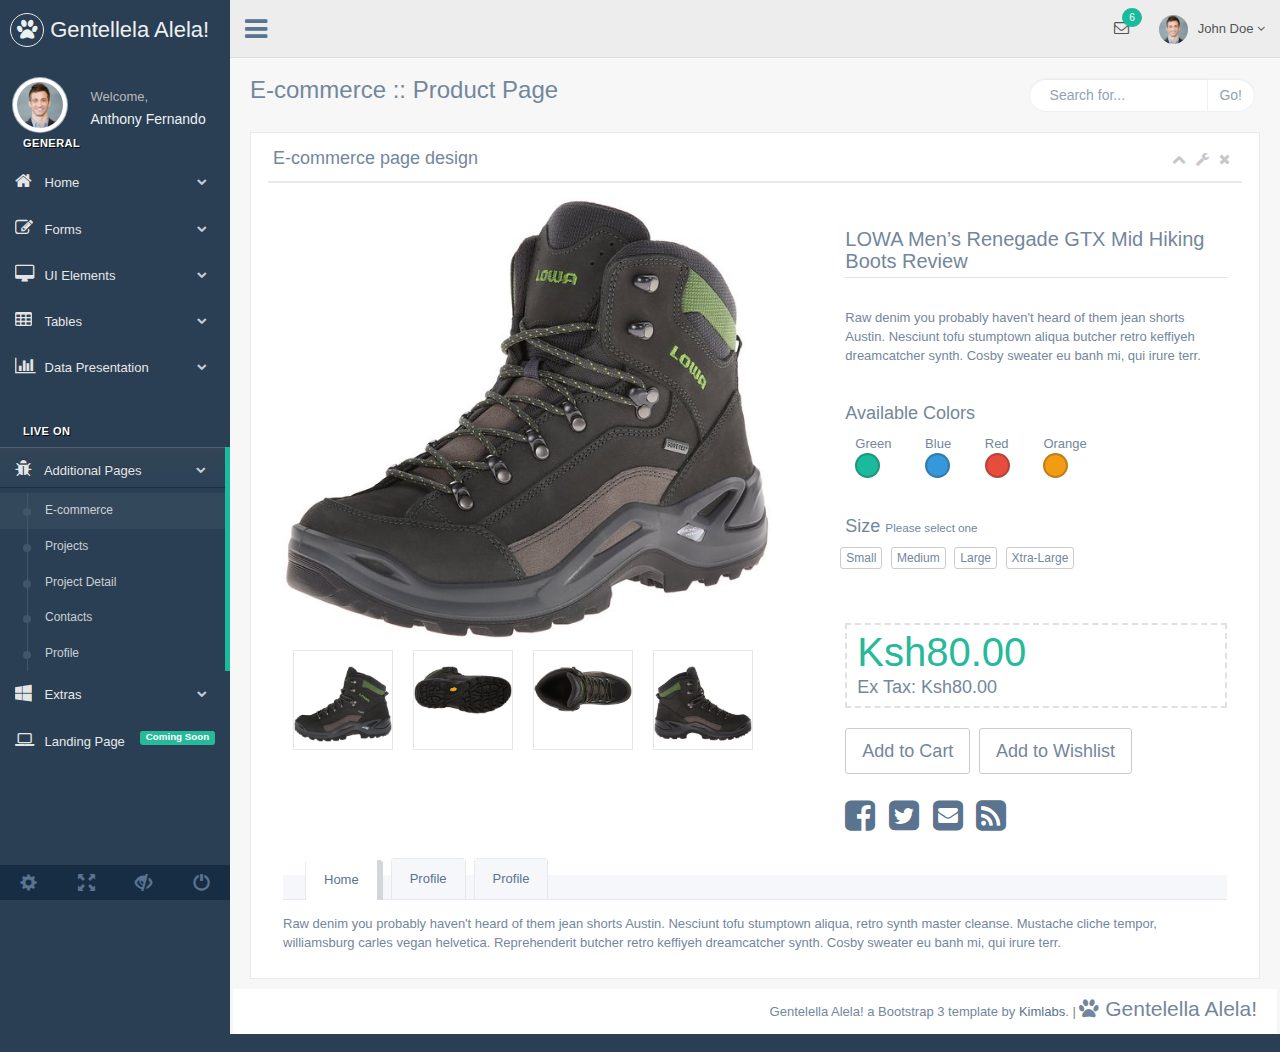
<file: dash/production/e_commerce.html>
<!DOCTYPE html>
<html lang="en">

<head>
    <meta http-equiv="Content-Type" content="text/html; charset=UTF-8">
    <!-- Meta, title, CSS, favicons, etc. -->
    <meta charset="utf-8">
    <meta http-equiv="X-UA-Compatible" content="IE=edge">
    <meta name="viewport" content="width=device-width, initial-scale=1">

    <title>Gentallela Alela! | </title>

    <!-- Bootstrap core CSS -->

    <link href="css/bootstrap.min.css" rel="stylesheet">

    <link href="fonts/css/font-awesome.min.css" rel="stylesheet">
    <link href="css/animate.min.css" rel="stylesheet">

    <!-- Custom styling plus plugins -->
    <link href="css/custom.css" rel="stylesheet">
    <link href="css/icheck/flat/green.css" rel="stylesheet">


    <script src="js/jquery.min.js"></script>

    <!--[if lt IE 9]>
        <script src="../assets/js/ie8-responsive-file-warning.js"></script>
        <![endif]-->

    <!-- HTML5 shim and Respond.js for IE8 support of HTML5 elements and media queries -->
    <!--[if lt IE 9]>
          <script src="https://oss.maxcdn.com/html5shiv/3.7.2/html5shiv.min.js"></script>
          <script src="https://oss.maxcdn.com/respond/1.4.2/respond.min.js"></script>
        <![endif]-->

</head>


<body class="nav-md">

    <div class="container body">


        <div class="main_container">

            <div class="col-md-3 left_col">
                <div class="left_col scroll-view">

                    <div class="navbar nav_title" style="border: 0;">
                        <a href="index.html" class="site_title"><i class="fa fa-paw"></i> <span>Gentellela Alela!</span></a>
                    </div>
                    <div class="clearfix"></div>


                    <!-- menu prile quick info -->
                    <div class="profile">
                        <div class="profile_pic">
                            <img src="images/img.jpg" alt="..." class="img-circle profile_img">
                        </div>
                        <div class="profile_info">
                            <span>Welcome,</span>
                            <h2>Anthony Fernando</h2>
                        </div>
                    </div>
                    <!-- /menu prile quick info -->

                    <br />

                    <!-- sidebar menu -->
                    <div id="sidebar-menu" class="main_menu_side hidden-print main_menu">

                        <div class="menu_section">
                            <h3>General</h3>
                            <ul class="nav side-menu">
                                <li><a><i class="fa fa-home"></i> Home <span class="fa fa-chevron-down"></span></a>
                                    <ul class="nav child_menu" style="display: none">
                                        <li><a href="index.html">Dashboard</a>
                                        </li>
                                        <li><a href="index2.html">Dashboard2</a>
                                        </li>
                                        <li><a href="index3.html">Dashboard3</a>
                                        </li>
                                    </ul>
                                </li>
                                <li><a><i class="fa fa-edit"></i> Forms <span class="fa fa-chevron-down"></span></a>
                                    <ul class="nav child_menu" style="display: none">
                                        <li><a href="form.html">General Form</a>
                                        </li>
                                        <li><a href="form_advanced.html">Advanced Components</a>
                                        </li>
                                        <li><a href="form_validation.html">Form Validation</a>
                                        </li>
                                        <li><a href="form_wizards.html">Form Wizard</a>
                                        </li>
                                        <li><a href="form_upload.html">Form Upload</a>
                                        </li>
                                        <li><a href="form_buttons.html">Form Buttons</a>
                                        </li>
                                    </ul>
                                </li>
                                <li><a><i class="fa fa-desktop"></i> UI Elements <span class="fa fa-chevron-down"></span></a>
                                    <ul class="nav child_menu" style="display: none">
                                        <li><a href="general_elements.html">General Elements</a>
                                        </li>
                                        <li><a href="media_gallery.html">Media Gallery</a>
                                        </li>
                                        <li><a href="typography.html">Typography</a>
                                        </li>
                                        <li><a href="icons.html">Icons</a>
                                        </li>
                                        <li><a href="glyphicons.html">Glyphicons</a>
                                        </li>
                                        <li><a href="widgets.html">Widgets</a>
                                        </li>
                                        <li><a href="invoice.html">Invoice</a>
                                        </li>
                                        <li><a href="inbox.html">Inbox</a>
                                        </li>
                                        <li><a href="calender.html">Calender</a>
                                        </li>
                                    </ul>
                                </li>
                                <li><a><i class="fa fa-table"></i> Tables <span class="fa fa-chevron-down"></span></a>
                                    <ul class="nav child_menu" style="display: none">
                                        <li><a href="tables.html">Tables</a>
                                        </li>
                                        <li><a href="tables_dynamic.html">Table Dynamic</a>
                                        </li>
                                    </ul>
                                </li>
                                <li><a><i class="fa fa-bar-chart-o"></i> Data Presentation <span class="fa fa-chevron-down"></span></a>
                                    <ul class="nav child_menu" style="display: none">
                                        <li><a href="chartjs.html">Chart JS</a>
                                        </li>
                                        <li><a href="chartjs2.html">Chart JS2</a>
                                        </li>
                                        <li><a href="morisjs.html">Moris JS</a>
                                        </li>
                                        <li><a href="echarts.html">ECharts </a>
                                        </li>
                                        <li><a href="other_charts.html">Other Charts </a>
                                        </li>
                                    </ul>
                                </li>
                            </ul>
                        </div>
                        <div class="menu_section">
                            <h3>Live On</h3>
                            <ul class="nav side-menu">
                                <li><a><i class="fa fa-bug"></i> Additional Pages <span class="fa fa-chevron-down"></span></a>
                                    <ul class="nav child_menu" style="display: none">
                                        <li><a href="e_commerce.html">E-commerce</a>
                                        </li>
                                        <li><a href="projects.html">Projects</a>
                                        </li>
                                        <li><a href="project_detail.html">Project Detail</a>
                                        </li>
                                        <li><a href="contacts.html">Contacts</a>
                                        </li>
                                        <li><a href="profile.html">Profile</a>
                                        </li>
                                    </ul>
                                </li>
                                <li><a><i class="fa fa-windows"></i> Extras <span class="fa fa-chevron-down"></span></a>
                                    <ul class="nav child_menu" style="display: none">
                                        <li><a href="page_404.html">404 Error</a>
                                        </li>
                                        <li><a href="page_500.html">500 Error</a>
                                        </li>
                                        <li><a href="plain_page.html">Plain Page</a>
                                        </li>
                                        <li><a href="login.html">Login Page</a>
                                        </li>
                                        <li><a href="pricing_tables.html">Pricing Tables</a>
                                        </li>

                                    </ul>
                                </li>
                                <li><a><i class="fa fa-laptop"></i> Landing Page <span class="label label-success pull-right">Coming Soon</span></a>
                                </li>
                            </ul>
                        </div>

                    </div>
                    <!-- /sidebar menu -->

                    <!-- /menu footer buttons -->
                    <div class="sidebar-footer hidden-small">
                        <a data-toggle="tooltip" data-placement="top" title="Settings">
                            <span class="glyphicon glyphicon-cog" aria-hidden="true"></span>
                        </a>
                        <a data-toggle="tooltip" data-placement="top" title="FullScreen">
                            <span class="glyphicon glyphicon-fullscreen" aria-hidden="true"></span>
                        </a>
                        <a data-toggle="tooltip" data-placement="top" title="Lock">
                            <span class="glyphicon glyphicon-eye-close" aria-hidden="true"></span>
                        </a>
                        <a data-toggle="tooltip" data-placement="top" title="Logout">
                            <span class="glyphicon glyphicon-off" aria-hidden="true"></span>
                        </a>
                    </div>
                    <!-- /menu footer buttons -->
                </div>
            </div>

            <!-- top navigation -->
            <div class="top_nav">

                <div class="nav_menu">
                    <nav class="" role="navigation">
                        <div class="nav toggle">
                            <a id="menu_toggle"><i class="fa fa-bars"></i></a>
                        </div>

                        <ul class="nav navbar-nav navbar-right">
                            <li class="">
                                <a href="javascript:;" class="user-profile dropdown-toggle" data-toggle="dropdown" aria-expanded="false">
                                    <img src="images/img.jpg" alt="">John Doe
                                    <span class=" fa fa-angle-down"></span>
                                </a>
                                <ul class="dropdown-menu dropdown-usermenu animated fadeInDown pull-right">
                                    <li><a href="javascript:;">  Profile</a>
                                    </li>
                                    <li>
                                        <a href="javascript:;">
                                            <span class="badge bg-red pull-right">50%</span>
                                            <span>Settings</span>
                                        </a>
                                    </li>
                                    <li>
                                        <a href="javascript:;">Help</a>
                                    </li>
                                    <li><a href="login.html"><i class="fa fa-sign-out pull-right"></i> Log Out</a>
                                    </li>
                                </ul>
                            </li>

                            <li role="presentation" class="dropdown">
                                <a href="javascript:;" class="dropdown-toggle info-number" data-toggle="dropdown" aria-expanded="false">
                                    <i class="fa fa-envelope-o"></i>
                                    <span class="badge bg-green">6</span>
                                </a>
                                <ul id="menu1" class="dropdown-menu list-unstyled msg_list animated fadeInDown" role="menu">
                                    <li>
                                        <a>
                                            <span class="image">
                                        <img src="images/img.jpg" alt="Profile Image" />
                                    </span>
                                            <span>
                                        <span>John Smith</span>
                                            <span class="time">3 mins ago</span>
                                            </span>
                                            <span class="message">
                                        Film festivals used to be do-or-die moments for movie makers. They were where... 
                                    </span>
                                        </a>
                                    </li>
                                    <li>
                                        <a>
                                            <span class="image">
                                        <img src="images/img.jpg" alt="Profile Image" />
                                    </span>
                                            <span>
                                        <span>John Smith</span>
                                            <span class="time">3 mins ago</span>
                                            </span>
                                            <span class="message">
                                        Film festivals used to be do-or-die moments for movie makers. They were where... 
                                    </span>
                                        </a>
                                    </li>
                                    <li>
                                        <a>
                                            <span class="image">
                                        <img src="images/img.jpg" alt="Profile Image" />
                                    </span>
                                            <span>
                                        <span>John Smith</span>
                                            <span class="time">3 mins ago</span>
                                            </span>
                                            <span class="message">
                                        Film festivals used to be do-or-die moments for movie makers. They were where... 
                                    </span>
                                        </a>
                                    </li>
                                    <li>
                                        <a>
                                            <span class="image">
                                        <img src="images/img.jpg" alt="Profile Image" />
                                    </span>
                                            <span>
                                        <span>John Smith</span>
                                            <span class="time">3 mins ago</span>
                                            </span>
                                            <span class="message">
                                        Film festivals used to be do-or-die moments for movie makers. They were where... 
                                    </span>
                                        </a>
                                    </li>
                                    <li>
                                        <div class="text-center">
                                            <a>
                                                <strong>See All Alerts</strong>
                                                <i class="fa fa-angle-right"></i>
                                            </a>
                                        </div>
                                    </li>
                                </ul>
                            </li>

                        </ul>
                    </nav>
                </div>

            </div>
            <!-- /top navigation -->

            <!-- page content -->
            <div class="right_col" role="main">

                <div class="">
                    <div class="page-title">
                        <div class="title_left">
                            <h3>E-commerce :: Product Page</h3>
                        </div>

                        <div class="title_right">
                            <div class="col-md-5 col-sm-5 col-xs-12 form-group pull-right top_search">
                                <div class="input-group">
                                    <input type="text" class="form-control" placeholder="Search for...">
                                    <span class="input-group-btn">
                            <button class="btn btn-default" type="button">Go!</button>
                        </span>
                                </div>
                            </div>
                        </div>
                    </div>
                    <div class="clearfix"></div>

                    <div class="row">
                        <div class="col-md-12 col-sm-12 col-xs-12">
                            <div class="x_panel">
                                <div class="x_title">
                                    <h2>E-commerce page design</h2>
                                    <ul class="nav navbar-right panel_toolbox">
                                        <li><a href="#"><i class="fa fa-chevron-up"></i></a>
                                        </li>
                                        <li class="dropdown">
                                            <a href="#" class="dropdown-toggle" data-toggle="dropdown" role="button" aria-expanded="false"><i class="fa fa-wrench"></i></a>
                                            <ul class="dropdown-menu" role="menu">
                                                <li><a href="#">Settings 1</a>
                                                </li>
                                                <li><a href="#">Settings 2</a>
                                                </li>
                                            </ul>
                                        </li>
                                        <li><a href="#"><i class="fa fa-close"></i></a>
                                        </li>
                                    </ul>
                                    <div class="clearfix"></div>
                                </div>
                                <div class="x_content">

                                    <div class="col-md-7 col-sm-7 col-xs-12">
                                        <div class="product-image">
                                            <img src="images/prod1.jpg" alt="..." />
                                        </div>
                                        <div class="product_gallery">
                                            <a>
                                                <img src="images/prod2.jpg" alt="..." />
                                            </a>
                                            <a>
                                                <img src="images/prod3.jpg" alt="..." />
                                            </a>
                                            <a>
                                                <img src="images/prod4.jpg" alt="..." />
                                            </a>
                                            <a>
                                                <img src="images/prod5.jpg" alt="..." />
                                            </a>
                                        </div>
                                    </div>

                                    <div class="col-md-5 col-sm-5 col-xs-12" style="border:0px solid #e5e5e5;">

                                        <h3 class="prod_title">LOWA Men’s Renegade GTX Mid Hiking Boots Review</h3>

                                        <p>Raw denim you probably haven't heard of them jean shorts Austin. Nesciunt tofu stumptown aliqua butcher retro keffiyeh dreamcatcher synth. Cosby sweater eu banh mi, qui irure terr.</p>
                                        <br />

                                        <div class="">
                                            <h2>Available Colors</h2>
                                            <ul class="list-inline prod_color">
                                                <li>
                                                    <p>Green</p>
                                                    <div class="color bg-green"></div>
                                                </li>
                                                <li>
                                                    <p>Blue</p>
                                                    <div class="color bg-blue"></div>
                                                </li>
                                                <li>
                                                    <p>Red</p>
                                                    <div class="color bg-red"></div>
                                                </li>
                                                <li>
                                                    <p>Orange</p>
                                                    <div class="color bg-orange"></div>
                                                </li>

                                            </ul>
                                        </div>
                                        <br />

                                        <div class="">
                                            <h2>Size <small>Please select one</small></h2>
                                            <ul class="list-inline prod_size">
                                                <li>
                                                    <button type="button" class="btn btn-default btn-xs">Small</button>
                                                </li>
                                                <li>
                                                    <button type="button" class="btn btn-default btn-xs">Medium</button>
                                                </li>
                                                <li>
                                                    <button type="button" class="btn btn-default btn-xs">Large</button>
                                                </li>
                                                <li>
                                                    <button type="button" class="btn btn-default btn-xs">Xtra-Large</button>
                                                </li>
                                            </ul>
                                        </div>
                                        <br />

                                        <div class="">
                                            <div class="product_price">
                                                <h1 class="price">Ksh80.00</h1>
                                                <span class="price-tax">Ex Tax: Ksh80.00</span>
                                                <br>
                                            </div>
                                        </div>

                                        <div class="">
                                            <button type="button" class="btn btn-default btn-lg">Add to Cart</button>
                                            <button type="button" class="btn btn-default btn-lg">Add to Wishlist</button>
                                        </div>

                                        <div class="product_social">
                                            <ul class="list-inline">
                                                <li><a href="#"><i class="fa fa-facebook-square"></i></a>
                                                </li>
                                                <li><a href="#"><i class="fa fa-twitter-square"></i></a>
                                                </li>
                                                <li><a href="#"><i class="fa fa-envelope-square"></i></a>
                                                </li>
                                                <li><a href="#"><i class="fa fa-rss-square"></i></a>
                                                </li>
                                            </ul>
                                        </div>

                                    </div>


                                    <div class="col-md-12">

                                        <div class="" role="tabpanel" data-example-id="togglable-tabs">
                                            <ul id="myTab" class="nav nav-tabs bar_tabs" role="tablist">
                                                <li role="presentation" class="active"><a href="#tab_content1" id="home-tab" role="tab" data-toggle="tab" aria-expanded="true">Home</a>
                                                </li>
                                                <li role="presentation" class=""><a href="#tab_content2" role="tab" id="profile-tab" data-toggle="tab" aria-expanded="false">Profile</a>
                                                </li>
                                                <li role="presentation" class=""><a href="#tab_content3" role="tab" id="profile-tab2" data-toggle="tab"  aria-expanded="false">Profile</a>
                                                </li>
                                            </ul>
                                            <div id="myTabContent" class="tab-content">
                                                <div role="tabpanel" class="tab-pane fade active in" id="tab_content1" aria-labelledby="home-tab">
                                                    <p>Raw denim you probably haven't heard of them jean shorts Austin. Nesciunt tofu stumptown aliqua, retro synth master cleanse. Mustache cliche tempor, williamsburg carles vegan helvetica. Reprehenderit butcher retro keffiyeh dreamcatcher synth. Cosby sweater eu banh mi, qui irure terr.</p>
                                                </div>
                                                <div role="tabpanel" class="tab-pane fade" id="tab_content2" aria-labelledby="profile-tab">
                                                    <p>Food truck fixie locavore, accusamus mcsweeney's marfa nulla single-origin coffee squid. Exercitation +1 labore velit, blog sartorial PBR leggings next level wes anderson artisan four loko farm-to-table craft beer twee. Qui photo booth letterpress, commodo enim craft beer mlkshk aliquip</p>
                                                </div>
                                                <div role="tabpanel" class="tab-pane fade" id="tab_content3" aria-labelledby="profile-tab">
                                                    <p>xxFood truck fixie locavore, accusamus mcsweeney's marfa nulla single-origin coffee squid. Exercitation +1 labore velit, blog sartorial PBR leggings next level wes anderson artisan four loko farm-to-table craft beer twee. Qui photo booth letterpress, commodo enim craft beer mlkshk </p>
                                                </div>
                                            </div>
                                        </div>

                                    </div>
                                </div>
                            </div>
                        </div>
                    </div>
                </div>

                <!-- footer content -->
                <footer>
                    <div class="">
                        <p class="pull-right">Gentelella Alela! a Bootstrap 3 template by <a>Kimlabs</a>. |
                            <span class="lead"> <i class="fa fa-paw"></i> Gentelella Alela!</span>
                        </p>
                    </div>
                    <div class="clearfix"></div>
                </footer>
                <!-- /footer content -->

            </div>
            <!-- /page content -->
        </div>

    </div>

    <div id="custom_notifications" class="custom-notifications dsp_none">
        <ul class="list-unstyled notifications clearfix" data-tabbed_notifications="notif-group">
        </ul>
        <div class="clearfix"></div>
        <div id="notif-group" class="tabbed_notifications"></div>
    </div>

    <script src="js/bootstrap.min.js"></script>

    <!-- chart js -->
    <script src="js/chartjs/chart.min.js"></script>
    <!-- bootstrap progress js -->
    <script src="js/progressbar/bootstrap-progressbar.min.js"></script>
    <script src="js/nicescroll/jquery.nicescroll.min.js"></script>
    <!-- icheck -->
    <script src="js/icheck/icheck.min.js"></script>

    <script src="js/custom.js"></script>

</body>

</html>
</file>
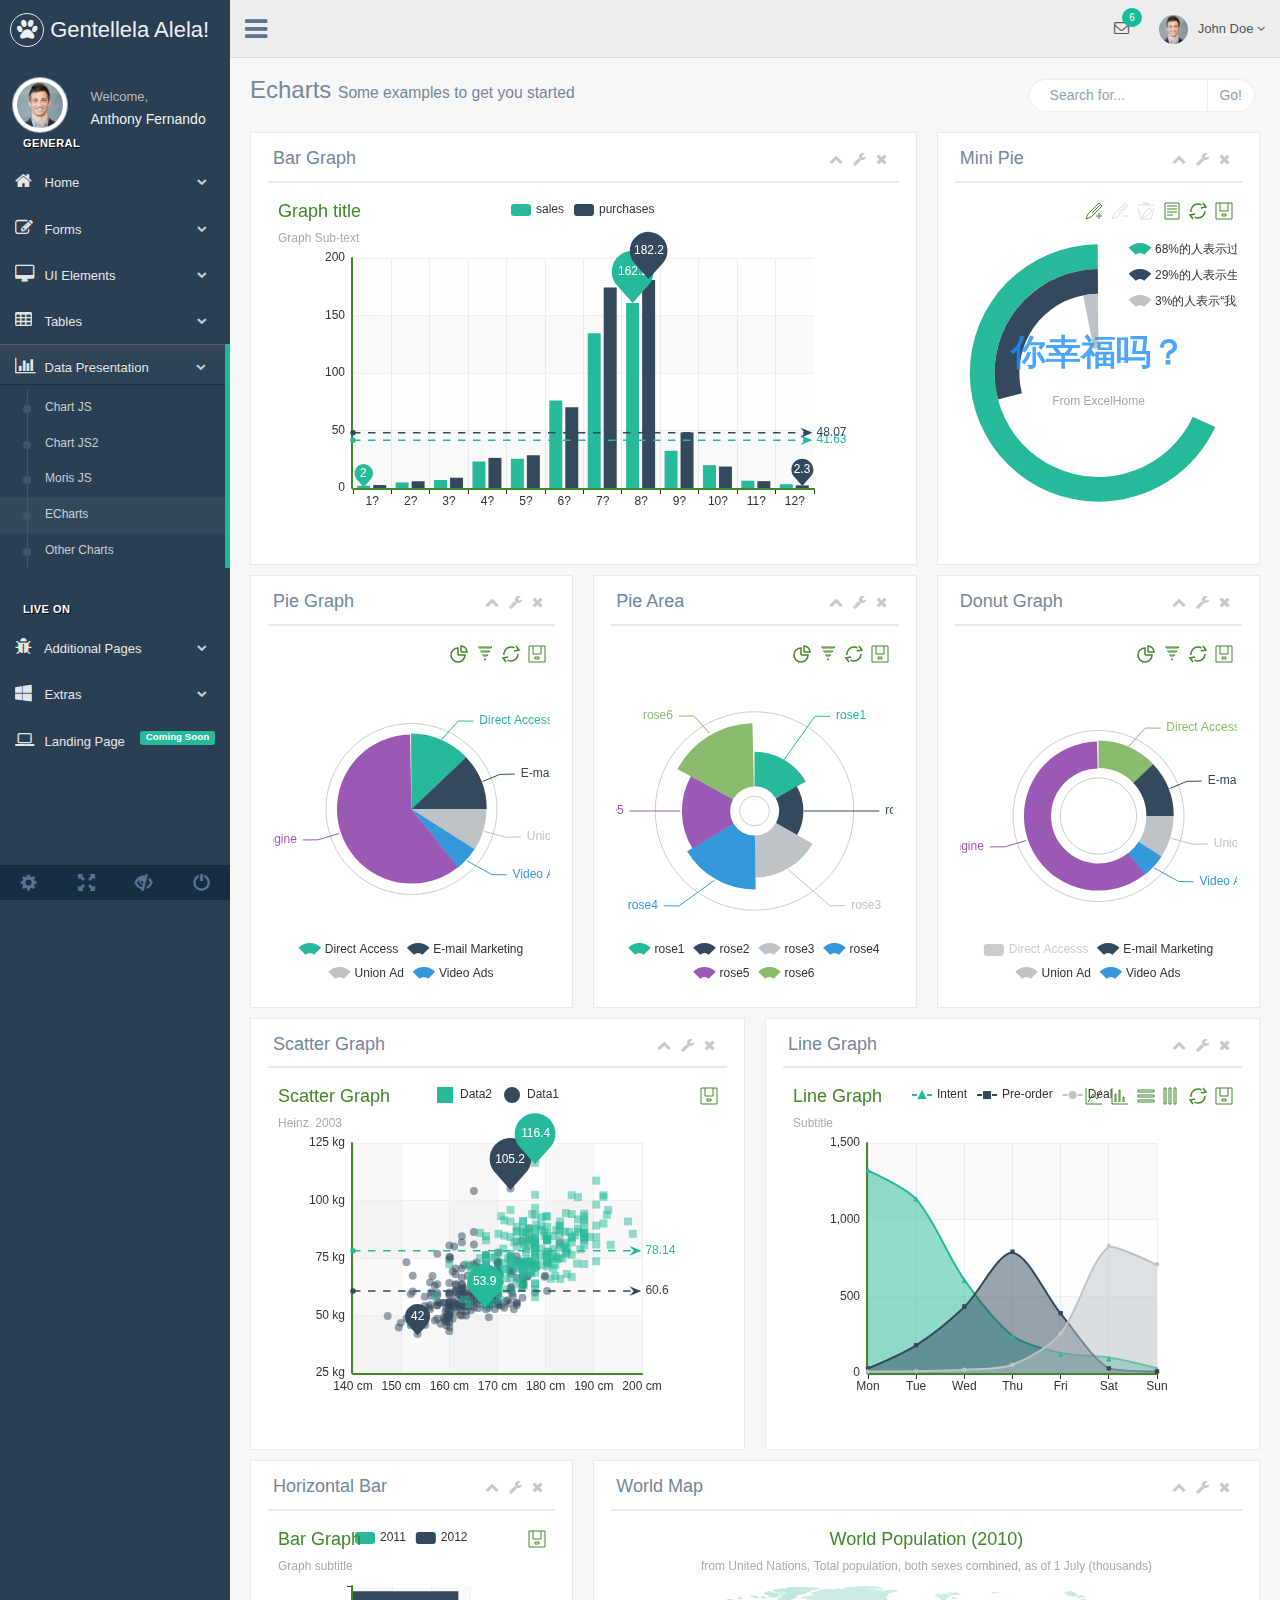
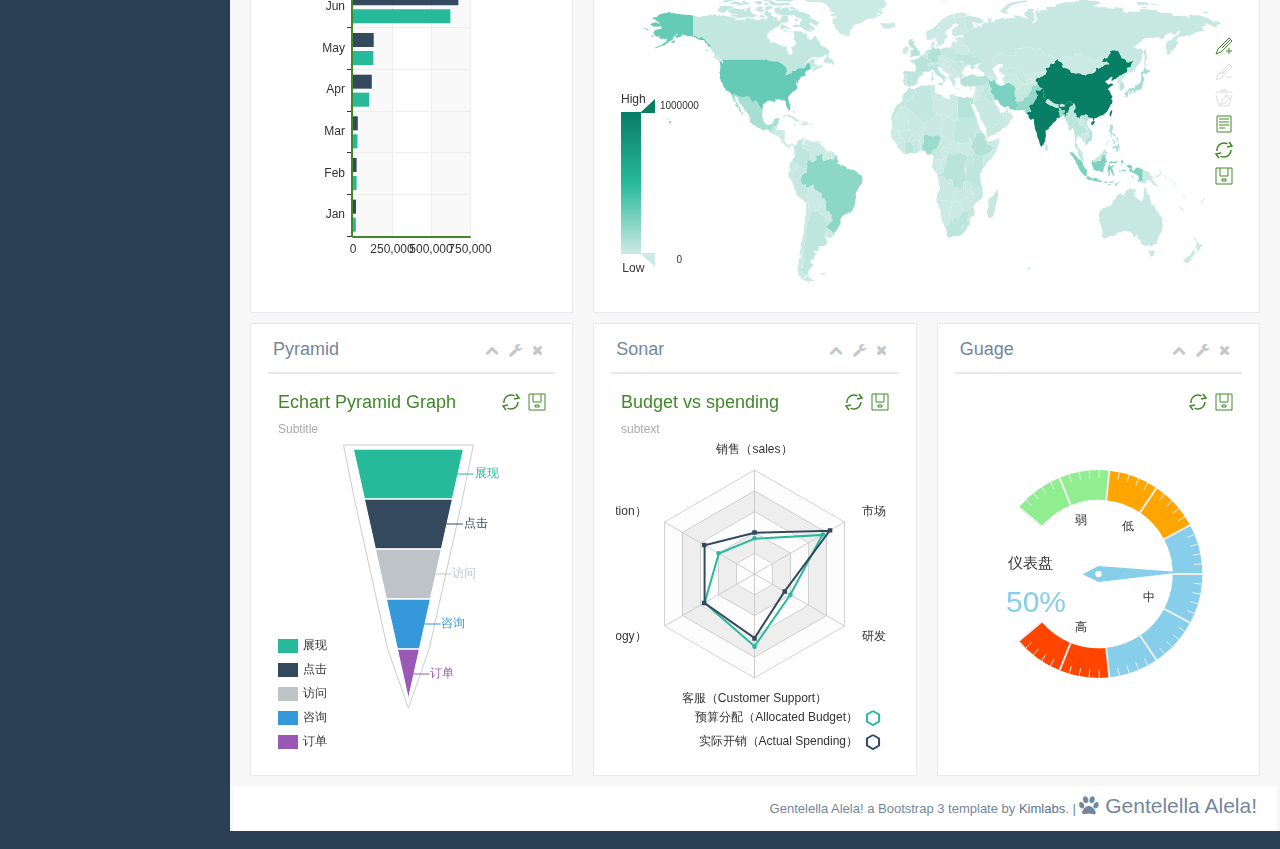
<file: dash/production/echarts.html>
<!DOCTYPE html>
<html lang="en">

<head>
    <meta http-equiv="Content-Type" content="text/html; charset=UTF-8">
    <!-- Meta, title, CSS, favicons, etc. -->
    <meta charset="utf-8">
    <meta http-equiv="X-UA-Compatible" content="IE=edge">
    <meta name="viewport" content="width=device-width, initial-scale=1">

    <title>Gentallela Alela! | </title>

    <!-- Bootstrap core CSS -->

    <link href="css/bootstrap.min.css" rel="stylesheet">

    <link href="fonts/css/font-awesome.min.css" rel="stylesheet">
    <link href="css/animate.min.css" rel="stylesheet">

    <!-- Custom styling plus plugins -->
    <link href="css/custom.css" rel="stylesheet">
    <link href="css/icheck/flat/green.css" rel="stylesheet">


    <script src="js/jquery.min.js"></script>

    <!--[if lt IE 9]>
        <script src="../assets/js/ie8-responsive-file-warning.js"></script>
        <![endif]-->

    <!-- HTML5 shim and Respond.js for IE8 support of HTML5 elements and media queries -->
    <!--[if lt IE 9]>
          <script src="https://oss.maxcdn.com/html5shiv/3.7.2/html5shiv.min.js"></script>
          <script src="https://oss.maxcdn.com/respond/1.4.2/respond.min.js"></script>
        <![endif]-->

</head>


<body class="nav-md">

    <div class="container body">


        <div class="main_container">

            <div class="col-md-3 left_col">
                <div class="left_col scroll-view">

                    <div class="navbar nav_title" style="border: 0;">
                        <a href="index.html" class="site_title"><i class="fa fa-paw"></i> <span>Gentellela Alela!</span></a>
                    </div>
                    <div class="clearfix"></div>

                    <!-- menu prile quick info -->
                    <div class="profile">
                        <div class="profile_pic">
                            <img src="images/img.jpg" alt="..." class="img-circle profile_img">
                        </div>
                        <div class="profile_info">
                            <span>Welcome,</span>
                            <h2>Anthony Fernando</h2>
                        </div>
                    </div>
                    <!-- /menu prile quick info -->

                    <br />

                    <!-- sidebar menu -->
                    <div id="sidebar-menu" class="main_menu_side hidden-print main_menu">

                        <div class="menu_section">
                            <h3>General</h3>
                            <ul class="nav side-menu">
                                <li><a><i class="fa fa-home"></i> Home <span class="fa fa-chevron-down"></span></a>
                                    <ul class="nav child_menu" style="display: none">
                                        <li><a href="index.html">Dashboard</a>
                                        </li>
                                        <li><a href="index2.html">Dashboard2</a>
                                        </li>
                                        <li><a href="index3.html">Dashboard3</a>
                                        </li>
                                    </ul>
                                </li>
                                <li><a><i class="fa fa-edit"></i> Forms <span class="fa fa-chevron-down"></span></a>
                                    <ul class="nav child_menu" style="display: none">
                                        <li><a href="form.html">General Form</a>
                                        </li>
                                        <li><a href="form_advanced.html">Advanced Components</a>
                                        </li>
                                        <li><a href="form_validation.html">Form Validation</a>
                                        </li>
                                        <li><a href="form_wizards.html">Form Wizard</a>
                                        </li>
                                        <li><a href="form_upload.html">Form Upload</a>
                                        </li>
                                        <li><a href="form_buttons.html">Form Buttons</a>
                                        </li>
                                    </ul>
                                </li>
                                <li><a><i class="fa fa-desktop"></i> UI Elements <span class="fa fa-chevron-down"></span></a>
                                    <ul class="nav child_menu" style="display: none">
                                        <li><a href="general_elements.html">General Elements</a>
                                        </li>
                                        <li><a href="media_gallery.html">Media Gallery</a>
                                        </li>
                                        <li><a href="typography.html">Typography</a>
                                        </li>
                                        <li><a href="icons.html">Icons</a>
                                        </li>
                                        <li><a href="glyphicons.html">Glyphicons</a>
                                        </li>
                                        <li><a href="widgets.html">Widgets</a>
                                        </li>
                                        <li><a href="invoice.html">Invoice</a>
                                        </li>
                                        <li><a href="inbox.html">Inbox</a>
                                        </li>
                                        <li><a href="calender.html">Calender</a>
                                        </li>
                                    </ul>
                                </li>
                                <li><a><i class="fa fa-table"></i> Tables <span class="fa fa-chevron-down"></span></a>
                                    <ul class="nav child_menu" style="display: none">
                                        <li><a href="tables.html">Tables</a>
                                        </li>
                                        <li><a href="tables_dynamic.html">Table Dynamic</a>
                                        </li>
                                    </ul>
                                </li>
                                <li><a><i class="fa fa-bar-chart-o"></i> Data Presentation <span class="fa fa-chevron-down"></span></a>
                                    <ul class="nav child_menu" style="display: none">
                                        <li><a href="chartjs.html">Chart JS</a>
                                        </li>
                                        <li><a href="chartjs2.html">Chart JS2</a>
                                        </li>
                                        <li><a href="morisjs.html">Moris JS</a>
                                        </li>
                                        <li><a href="echarts.html">ECharts </a>
                                        </li>
                                        <li><a href="other_charts.html">Other Charts </a>
                                        </li>
                                    </ul>
                                </li>
                            </ul>
                        </div>
                        <div class="menu_section">
                            <h3>Live On</h3>
                            <ul class="nav side-menu">
                                <li><a><i class="fa fa-bug"></i> Additional Pages <span class="fa fa-chevron-down"></span></a>
                                    <ul class="nav child_menu" style="display: none">
                                        <li><a href="e_commerce.html">E-commerce</a>
                                        </li>
                                        <li><a href="projects.html">Projects</a>
                                        </li>
                                        <li><a href="project_detail.html">Project Detail</a>
                                        </li>
                                        <li><a href="contacts.html">Contacts</a>
                                        </li>
                                        <li><a href="profile.html">Profile</a>
                                        </li>
                                    </ul>
                                </li>
                                <li><a><i class="fa fa-windows"></i> Extras <span class="fa fa-chevron-down"></span></a>
                                    <ul class="nav child_menu" style="display: none">
                                        <li><a href="page_404.html">404 Error</a>
                                        </li>
                                        <li><a href="page_500.html">500 Error</a>
                                        </li>
                                        <li><a href="plain_page.html">Plain Page</a>
                                        </li>
                                        <li><a href="login.html">Login Page</a>
                                        </li>
                                        <li><a href="pricing_tables.html">Pricing Tables</a>
                                        </li>

                                    </ul>
                                </li>
                                <li><a><i class="fa fa-laptop"></i> Landing Page <span class="label label-success pull-right">Coming Soon</span></a>
                                </li>
                            </ul>
                        </div>

                    </div>
                    <!-- /sidebar menu -->

                    <!-- /menu footer buttons -->
                    <div class="sidebar-footer hidden-small">
                        <a data-toggle="tooltip" data-placement="top" title="Settings">
                            <span class="glyphicon glyphicon-cog" aria-hidden="true"></span>
                        </a>
                        <a data-toggle="tooltip" data-placement="top" title="FullScreen">
                            <span class="glyphicon glyphicon-fullscreen" aria-hidden="true"></span>
                        </a>
                        <a data-toggle="tooltip" data-placement="top" title="Lock">
                            <span class="glyphicon glyphicon-eye-close" aria-hidden="true"></span>
                        </a>
                        <a data-toggle="tooltip" data-placement="top" title="Logout">
                            <span class="glyphicon glyphicon-off" aria-hidden="true"></span>
                        </a>
                    </div>
                    <!-- /menu footer buttons -->
                </div>
            </div>

            <!-- top navigation -->
            <div class="top_nav">

                <div class="nav_menu">
                    <nav class="" role="navigation">
                        <div class="nav toggle">
                            <a id="menu_toggle"><i class="fa fa-bars"></i></a>
                        </div>

                        <ul class="nav navbar-nav navbar-right">
                            <li class="">
                                <a href="javascript:;" class="user-profile dropdown-toggle" data-toggle="dropdown" aria-expanded="false">
                                    <img src="images/img.jpg" alt="">John Doe
                                    <span class=" fa fa-angle-down"></span>
                                </a>
                                <ul class="dropdown-menu dropdown-usermenu animated fadeInDown pull-right">
                                    <li><a href="javascript:;">  Profile</a>
                                    </li>
                                    <li>
                                        <a href="javascript:;">
                                            <span class="badge bg-red pull-right">50%</span>
                                            <span>Settings</span>
                                        </a>
                                    </li>
                                    <li>
                                        <a href="javascript:;">Help</a>
                                    </li>
                                    <li><a href="login.html"><i class="fa fa-sign-out pull-right"></i> Log Out</a>
                                    </li>
                                </ul>
                            </li>

                            <li role="presentation" class="dropdown">
                                <a href="javascript:;" class="dropdown-toggle info-number" data-toggle="dropdown" aria-expanded="false">
                                    <i class="fa fa-envelope-o"></i>
                                    <span class="badge bg-green">6</span>
                                </a>
                                <ul id="menu1" class="dropdown-menu list-unstyled msg_list animated fadeInDown" role="menu">
                                    <li>
                                        <a>
                                            <span class="image">
                                        <img src="images/img.jpg" alt="Profile Image" />
                                    </span>
                                            <span>
                                        <span>John Smith</span>
                                            <span class="time">3 mins ago</span>
                                            </span>
                                            <span class="message">
                                        Film festivals used to be do-or-die moments for movie makers. They were where... 
                                    </span>
                                        </a>
                                    </li>
                                    <li>
                                        <a>
                                            <span class="image">
                                        <img src="images/img.jpg" alt="Profile Image" />
                                    </span>
                                            <span>
                                        <span>John Smith</span>
                                            <span class="time">3 mins ago</span>
                                            </span>
                                            <span class="message">
                                        Film festivals used to be do-or-die moments for movie makers. They were where... 
                                    </span>
                                        </a>
                                    </li>
                                    <li>
                                        <a>
                                            <span class="image">
                                        <img src="images/img.jpg" alt="Profile Image" />
                                    </span>
                                            <span>
                                        <span>John Smith</span>
                                            <span class="time">3 mins ago</span>
                                            </span>
                                            <span class="message">
                                        Film festivals used to be do-or-die moments for movie makers. They were where... 
                                    </span>
                                        </a>
                                    </li>
                                    <li>
                                        <a>
                                            <span class="image">
                                        <img src="images/img.jpg" alt="Profile Image" />
                                    </span>
                                            <span>
                                        <span>John Smith</span>
                                            <span class="time">3 mins ago</span>
                                            </span>
                                            <span class="message">
                                        Film festivals used to be do-or-die moments for movie makers. They were where... 
                                    </span>
                                        </a>
                                    </li>
                                    <li>
                                        <div class="text-center">
                                            <a>
                                                <strong>See All Alerts</strong>
                                                <i class="fa fa-angle-right"></i>
                                            </a>
                                        </div>
                                    </li>
                                </ul>
                            </li>

                        </ul>
                    </nav>
                </div>

            </div>
            <!-- /top navigation -->

            <!-- page content -->
            <div class="right_col" role="main">

                <div class="">
                    <div class="page-title">
                        <div class="title_left">
                            <h3>
                    Echarts 
                    <small>
                        Some examples to get you started
                    </small>
                </h3>
                        </div>

                        <div class="title_right">
                            <div class="col-md-5 col-sm-5 col-xs-12 form-group pull-right top_search">
                                <div class="input-group">
                                    <input type="text" class="form-control" placeholder="Search for...">
                                    <span class="input-group-btn">
                            <button class="btn btn-default" type="button">Go!</button>
                        </span>
                                </div>
                            </div>
                        </div>
                    </div>
                    <div class="clearfix"></div>

                    <div class="row">
                        <div class="col-md-8 col-sm-8 col-xs-12">
                            <div class="x_panel">
                                <div class="x_title">
                                    <h2>Bar Graph</h2>
                                    <ul class="nav navbar-right panel_toolbox">
                                        <li><a href="#"><i class="fa fa-chevron-up"></i></a>
                                        </li>
                                        <li class="dropdown">
                                            <a href="#" class="dropdown-toggle" data-toggle="dropdown" role="button" aria-expanded="false"><i class="fa fa-wrench"></i></a>
                                            <ul class="dropdown-menu" role="menu">
                                                <li><a href="#">Settings 1</a>
                                                </li>
                                                <li><a href="#">Settings 2</a>
                                                </li>
                                            </ul>
                                        </li>
                                        <li><a href="#"><i class="fa fa-close"></i></a>
                                        </li>
                                    </ul>
                                    <div class="clearfix"></div>
                                </div>
                                <div class="x_content">

                                    <div id="mainb" style="height:350px;"></div>

                                </div>
                            </div>
                        </div>

                        <div class="col-md-4 col-sm-4 col-xs-12">
                            <div class="x_panel">
                                <div class="x_title">
                                    <h2>Mini Pie</h2>
                                    <ul class="nav navbar-right panel_toolbox">
                                        <li><a href="#"><i class="fa fa-chevron-up"></i></a>
                                        </li>
                                        <li class="dropdown">
                                            <a href="#" class="dropdown-toggle" data-toggle="dropdown" role="button" aria-expanded="false"><i class="fa fa-wrench"></i></a>
                                            <ul class="dropdown-menu" role="menu">
                                                <li><a href="#">Settings 1</a>
                                                </li>
                                                <li><a href="#">Settings 2</a>
                                                </li>
                                            </ul>
                                        </li>
                                        <li><a href="#"><i class="fa fa-close"></i></a>
                                        </li>
                                    </ul>
                                    <div class="clearfix"></div>
                                </div>
                                <div class="x_content">

                                    <div id="echart_mini_pie" style="height:350px;"></div>

                                </div>
                            </div>
                        </div>


                        <div class="col-md-4 col-sm-4 col-xs-12">
                            <div class="x_panel">
                                <div class="x_title">
                                    <h2>Pie Graph</h2>
                                    <ul class="nav navbar-right panel_toolbox">
                                        <li><a href="#"><i class="fa fa-chevron-up"></i></a>
                                        </li>
                                        <li class="dropdown">
                                            <a href="#" class="dropdown-toggle" data-toggle="dropdown" role="button" aria-expanded="false"><i class="fa fa-wrench"></i></a>
                                            <ul class="dropdown-menu" role="menu">
                                                <li><a href="#">Settings 1</a>
                                                </li>
                                                <li><a href="#">Settings 2</a>
                                                </li>
                                            </ul>
                                        </li>
                                        <li><a href="#"><i class="fa fa-close"></i></a>
                                        </li>
                                    </ul>
                                    <div class="clearfix"></div>
                                </div>
                                <div class="x_content">

                                    <div id="echart_pie" style="height:350px;"></div>

                                </div>
                            </div>
                        </div>

                        <div class="col-md-4 col-sm-4 col-xs-12">
                            <div class="x_panel">
                                <div class="x_title">
                                    <h2>Pie Area</h2>
                                    <ul class="nav navbar-right panel_toolbox">
                                        <li><a href="#"><i class="fa fa-chevron-up"></i></a>
                                        </li>
                                        <li class="dropdown">
                                            <a href="#" class="dropdown-toggle" data-toggle="dropdown" role="button" aria-expanded="false"><i class="fa fa-wrench"></i></a>
                                            <ul class="dropdown-menu" role="menu">
                                                <li><a href="#">Settings 1</a>
                                                </li>
                                                <li><a href="#">Settings 2</a>
                                                </li>
                                            </ul>
                                        </li>
                                        <li><a href="#"><i class="fa fa-close"></i></a>
                                        </li>
                                    </ul>
                                    <div class="clearfix"></div>
                                </div>
                                <div class="x_content">

                                    <div id="echart_pie2" style="height:350px;"></div>

                                </div>
                            </div>
                        </div>

                        <div class="col-md-4 col-sm-4 col-xs-12">
                            <div class="x_panel">
                                <div class="x_title">
                                    <h2>Donut Graph</h2>
                                    <ul class="nav navbar-right panel_toolbox">
                                        <li><a href="#"><i class="fa fa-chevron-up"></i></a>
                                        </li>
                                        <li class="dropdown">
                                            <a href="#" class="dropdown-toggle" data-toggle="dropdown" role="button" aria-expanded="false"><i class="fa fa-wrench"></i></a>
                                            <ul class="dropdown-menu" role="menu">
                                                <li><a href="#">Settings 1</a>
                                                </li>
                                                <li><a href="#">Settings 2</a>
                                                </li>
                                            </ul>
                                        </li>
                                        <li><a href="#"><i class="fa fa-close"></i></a>
                                        </li>
                                    </ul>
                                    <div class="clearfix"></div>
                                </div>
                                <div class="x_content">

                                    <div id="echart_donut" style="height:350px;"></div>

                                </div>
                            </div>
                        </div>


                        <div class="col-md-6 col-sm-6 col-xs-12">
                            <div class="x_panel">
                                <div class="x_title">
                                    <h2>Scatter Graph</h2>
                                    <ul class="nav navbar-right panel_toolbox">
                                        <li><a href="#"><i class="fa fa-chevron-up"></i></a>
                                        </li>
                                        <li class="dropdown">
                                            <a href="#" class="dropdown-toggle" data-toggle="dropdown" role="button" aria-expanded="false"><i class="fa fa-wrench"></i></a>
                                            <ul class="dropdown-menu" role="menu">
                                                <li><a href="#">Settings 1</a>
                                                </li>
                                                <li><a href="#">Settings 2</a>
                                                </li>
                                            </ul>
                                        </li>
                                        <li><a href="#"><i class="fa fa-close"></i></a>
                                        </li>
                                    </ul>
                                    <div class="clearfix"></div>
                                </div>
                                <div class="x_content">

                                    <div id="echart_scatter" style="height:350px;"></div>

                                </div>
                            </div>
                        </div>

                        <div class="col-md-6 col-sm-6 col-xs-12">
                            <div class="x_panel">
                                <div class="x_title">
                                    <h2>Line Graph</h2>
                                    <ul class="nav navbar-right panel_toolbox">
                                        <li><a href="#"><i class="fa fa-chevron-up"></i></a>
                                        </li>
                                        <li class="dropdown">
                                            <a href="#" class="dropdown-toggle" data-toggle="dropdown" role="button" aria-expanded="false"><i class="fa fa-wrench"></i></a>
                                            <ul class="dropdown-menu" role="menu">
                                                <li><a href="#">Settings 1</a>
                                                </li>
                                                <li><a href="#">Settings 2</a>
                                                </li>
                                            </ul>
                                        </li>
                                        <li><a href="#"><i class="fa fa-close"></i></a>
                                        </li>
                                    </ul>
                                    <div class="clearfix"></div>
                                </div>
                                <div class="x_content">

                                    <div id="echart_line" style="height:350px;"></div>

                                </div>
                            </div>
                        </div>

                        <div class="col-md-4 col-sm-4 col-xs-12">
                            <div class="x_panel">
                                <div class="x_title">
                                    <h2>Horizontal Bar</h2>
                                    <ul class="nav navbar-right panel_toolbox">
                                        <li><a href="#"><i class="fa fa-chevron-up"></i></a>
                                        </li>
                                        <li class="dropdown">
                                            <a href="#" class="dropdown-toggle" data-toggle="dropdown" role="button" aria-expanded="false"><i class="fa fa-wrench"></i></a>
                                            <ul class="dropdown-menu" role="menu">
                                                <li><a href="#">Settings 1</a>
                                                </li>
                                                <li><a href="#">Settings 2</a>
                                                </li>
                                            </ul>
                                        </li>
                                        <li><a href="#"><i class="fa fa-close"></i></a>
                                        </li>
                                    </ul>
                                    <div class="clearfix"></div>
                                </div>
                                <div class="x_content">

                                    <div id="echart_bar_horizontal" style="height:370px;"></div>

                                </div>
                            </div>
                        </div>

                        <div class="col-md-8 col-sm-8 col-xs-12">
                            <div class="x_panel">
                                <div class="x_title">
                                    <h2>World Map</h2>
                                    <ul class="nav navbar-right panel_toolbox">
                                        <li><a href="#"><i class="fa fa-chevron-up"></i></a>
                                        </li>
                                        <li class="dropdown">
                                            <a href="#" class="dropdown-toggle" data-toggle="dropdown" role="button" aria-expanded="false"><i class="fa fa-wrench"></i></a>
                                            <ul class="dropdown-menu" role="menu">
                                                <li><a href="#">Settings 1</a>
                                                </li>
                                                <li><a href="#">Settings 2</a>
                                                </li>
                                            </ul>
                                        </li>
                                        <li><a href="#"><i class="fa fa-close"></i></a>
                                        </li>
                                    </ul>
                                    <div class="clearfix"></div>
                                </div>
                                <div class="x_content">

                                    <div id="echart_world_map" style="height:370px;"></div>

                                </div>
                            </div>
                        </div>


                        <div class="col-md-4 col-sm-4 col-xs-12">
                            <div class="x_panel">
                                <div class="x_title">
                                    <h2>Pyramid</h2>
                                    <ul class="nav navbar-right panel_toolbox">
                                        <li><a href="#"><i class="fa fa-chevron-up"></i></a>
                                        </li>
                                        <li class="dropdown">
                                            <a href="#" class="dropdown-toggle" data-toggle="dropdown" role="button" aria-expanded="false"><i class="fa fa-wrench"></i></a>
                                            <ul class="dropdown-menu" role="menu">
                                                <li><a href="#">Settings 1</a>
                                                </li>
                                                <li><a href="#">Settings 2</a>
                                                </li>
                                            </ul>
                                        </li>
                                        <li><a href="#"><i class="fa fa-close"></i></a>
                                        </li>
                                    </ul>
                                    <div class="clearfix"></div>
                                </div>
                                <div class="x_content">

                                    <div id="echart_pyramid" style="height:370px;"></div>

                                </div>
                            </div>
                        </div>

                        <div class="col-md-4 col-sm-4 col-xs-12">
                            <div class="x_panel">
                                <div class="x_title">
                                    <h2>Sonar</h2>
                                    <ul class="nav navbar-right panel_toolbox">
                                        <li><a href="#"><i class="fa fa-chevron-up"></i></a>
                                        </li>
                                        <li class="dropdown">
                                            <a href="#" class="dropdown-toggle" data-toggle="dropdown" role="button" aria-expanded="false"><i class="fa fa-wrench"></i></a>
                                            <ul class="dropdown-menu" role="menu">
                                                <li><a href="#">Settings 1</a>
                                                </li>
                                                <li><a href="#">Settings 2</a>
                                                </li>
                                            </ul>
                                        </li>
                                        <li><a href="#"><i class="fa fa-close"></i></a>
                                        </li>
                                    </ul>
                                    <div class="clearfix"></div>
                                </div>
                                <div class="x_content">

                                    <div id="echart_sonar" style="height:370px;"></div>

                                </div>
                            </div>
                        </div>


                        <div class="col-md-4 col-sm-4 col-xs-12">
                            <div class="x_panel">
                                <div class="x_title">
                                    <h2>Guage</h2>
                                    <ul class="nav navbar-right panel_toolbox">
                                        <li><a href="#"><i class="fa fa-chevron-up"></i></a>
                                        </li>
                                        <li class="dropdown">
                                            <a href="#" class="dropdown-toggle" data-toggle="dropdown" role="button" aria-expanded="false"><i class="fa fa-wrench"></i></a>
                                            <ul class="dropdown-menu" role="menu">
                                                <li><a href="#">Settings 1</a>
                                                </li>
                                                <li><a href="#">Settings 2</a>
                                                </li>
                                            </ul>
                                        </li>
                                        <li><a href="#"><i class="fa fa-close"></i></a>
                                        </li>
                                    </ul>
                                    <div class="clearfix"></div>
                                </div>
                                <div class="x_content">

                                    <div id="echart_guage" style="height:370px;"></div>

                                </div>
                            </div>
                        </div>


                    </div>
                </div>

                <!-- footer content -->
                <footer>
                    <div class="">
                        <p class="pull-right">Gentelella Alela! a Bootstrap 3 template by <a>Kimlabs</a>. |
                            <span class="lead"> <i class="fa fa-paw"></i> Gentelella Alela!</span>
                        </p>
                    </div>
                    <div class="clearfix"></div>
                </footer>
                <!-- /footer content -->

            </div>
            <!-- /page content -->
        </div>

    </div>

    <div id="custom_notifications" class="custom-notifications dsp_none">
        <ul class="list-unstyled notifications clearfix" data-tabbed_notifications="notif-group">
        </ul>
        <div class="clearfix"></div>
        <div id="notif-group" class="tabbed_notifications"></div>
    </div>

    <script src="js/bootstrap.min.js"></script>

    <!-- chart js -->
    <script src="js/chartjs/chart.min.js"></script>
    <!-- bootstrap progress js -->
    <script src="js/progressbar/bootstrap-progressbar.min.js"></script>
    <script src="js/nicescroll/jquery.nicescroll.min.js"></script>
    <!-- icheck -->
    <script src="js/icheck/icheck.min.js"></script>

    <script src="js/custom.js"></script>

    <!-- echart -->
    <script src="js/echart/echarts-all.js"></script>
    <script src="js/echart/green.js"></script>

    <script>
        var myChart9 = echarts.init(document.getElementById('mainb'), theme);
        myChart9.setOption({
            title: {
                text: 'Graph title',
                subtext: 'Graph Sub-text'
            },
            //theme : theme,
            tooltip: {
                trigger: 'axis'
            },
            legend: {
                data: ['sales', 'purchases']
            },
            toolbox: {
                show: false
            },
            calculable: false,
            xAxis: [
                {
                    type: 'category',
                    data: ['1?', '2?', '3?', '4?', '5?', '6?', '7?', '8?', '9?', '10?', '11?', '12?']
            }
        ],
            yAxis: [
                {
                    type: 'value'
            }
        ],
            series: [
                {
                    name: 'sales',
                    type: 'bar',
                    data: [2.0, 4.9, 7.0, 23.2, 25.6, 76.7, 135.6, 162.2, 32.6, 20.0, 6.4, 3.3],
                    markPoint: {
                        data: [
                            {
                                type: 'max',
                                name: '???'
                            },
                            {
                                type: 'min',
                                name: '???'
                            }
                    ]
                    },
                    markLine: {
                        data: [
                            {
                                type: 'average',
                                name: '???'
                            }
                    ]
                    }
            },
                {
                    name: 'purchases',
                    type: 'bar',
                    data: [2.6, 5.9, 9.0, 26.4, 28.7, 70.7, 175.6, 182.2, 48.7, 18.8, 6.0, 2.3],
                    markPoint: {
                        data: [
                            {
                                name: 'sales',
                                value: 182.2,
                                xAxis: 7,
                                yAxis: 183,
                                symbolSize: 18
                            },
                            {
                                name: 'purchases',
                                value: 2.3,
                                xAxis: 11,
                                yAxis: 3
                            }
                    ]
                    },
                    markLine: {
                        data: [
                            {
                                type: 'average',
                                name: '???'
                            }
                    ]
                    }
            }
        ]
        });


        var myChart = echarts.init(document.getElementById('echart_sonar'), theme);
        myChart.setOption({
            title: {
                text: 'Budget vs spending',
                subtext: 'subtext'
            },
            tooltip: {
                trigger: 'axis'
            },
            legend: {
                orient: 'vertical',
                x: 'right',
                y: 'bottom',
                data: ['预算分配（Allocated Budget）', '实际开销（Actual Spending）']
            },
            toolbox: {
                show: true,
                feature: {
                    restore: {
                        show: true
                    },
                    saveAsImage: {
                        show: true
                    }
                }
            },
            polar: [
                {
                    indicator: [
                        {
                            text: '销售（sales）',
                            max: 6000
                        },
                        {
                            text: '管理（Administration）',
                            max: 16000
                        },
                        {
                            text: '信息技术（Information Techology）',
                            max: 30000
                        },
                        {
                            text: '客服（Customer Support）',
                            max: 38000
                        },
                        {
                            text: '研发（Development）',
                            max: 52000
                        },
                        {
                            text: '市场（Marketing）',
                            max: 25000
                        }
                ]
            }
        ],
            calculable: true,
            series: [
                {
                    name: '预算 vs 开销（Budget vs spending）',
                    type: 'radar',
                    data: [
                        {
                            value: [4300, 10000, 28000, 35000, 50000, 19000],
                            name: '预算分配（Allocated Budget）'
                    },
                        {
                            value: [5000, 14000, 28000, 31000, 42000, 21000],
                            name: '实际开销（Actual Spending）'
                    }
                ]
            }
        ]
        });

        var myChart = echarts.init(document.getElementById('echart_pyramid'), theme);
        myChart.setOption({
            title: {
                text: 'Echart Pyramid Graph',
                subtext: 'Subtitle'
            },
            tooltip: {
                trigger: 'item',
                formatter: "{a} <br/>{b} : {c}%"
            },
            toolbox: {
                show: true,
                feature: {
                    restore: {
                        show: true
                    },
                    saveAsImage: {
                        show: true
                    }
                }
            },
            legend: {
                data: ['展现', '点击', '访问', '咨询', '订单'],
                orient: 'vertical',
                x: 'left',
                y: 'bottom'
            },
            calculable: true,
            series: [
                {
                    name: '漏斗图',
                    type: 'funnel',
                    width: '40%',
                    data: [
                        {
                            value: 60,
                            name: '访问'
                        },
                        {
                            value: 40,
                            name: '咨询'
                        },
                        {
                            value: 20,
                            name: '订单'
                        },
                        {
                            value: 80,
                            name: '点击'
                        },
                        {
                            value: 100,
                            name: '展现'
                        }
                ]
            }
        ]
        });


        var myChart = echarts.init(document.getElementById('echart_guage'), theme);
        myChart.setOption({
            tooltip: {
                formatter: "{a} <br/>{b} : {c}%"
            },
            toolbox: {
                show: true,
                feature: {
                    restore: {
                        show: true
                    },
                    saveAsImage: {
                        show: true
                    }
                }
            },
            series: [
                {
                    name: '个性化仪表盘',
                    type: 'gauge',
                    center: ['50%', '50%'], // 默认全局居中
                    radius: [0, '75%'],
                    startAngle: 140,
                    endAngle: -140,
                    min: 0, // 最小值
                    max: 100, // 最大值
                    precision: 0, // 小数精度，默认为0，无小数点
                    splitNumber: 10, // 分割段数，默认为5
                    axisLine: { // 坐标轴线
                        show: true, // 默认显示，属性show控制显示与否
                        lineStyle: { // 属性lineStyle控制线条样式
                            color: [[0.2, 'lightgreen'], [0.4, 'orange'], [0.8, 'skyblue'], [1, '#ff4500']],
                            width: 30
                        }
                    },
                    axisTick: { // 坐标轴小标记
                        show: true, // 属性show控制显示与否，默认不显示
                        splitNumber: 5, // 每份split细分多少段
                        length: 8, // 属性length控制线长
                        lineStyle: { // 属性lineStyle控制线条样式
                            color: '#eee',
                            width: 1,
                            type: 'solid'
                        }
                    },
                    axisLabel: { // 坐标轴文本标签，详见axis.axisLabel
                        show: true,
                        formatter: function (v) {
                            switch (v + '') {
                            case '10':
                                return '弱';
                            case '30':
                                return '低';
                            case '60':
                                return '中';
                            case '90':
                                return '高';
                            default:
                                return '';
                            }
                        },
                        textStyle: { // 其余属性默认使用全局文本样式，详见TEXTSTYLE
                            color: '#333'
                        }
                    },
                    splitLine: { // 分隔线
                        show: true, // 默认显示，属性show控制显示与否
                        length: 30, // 属性length控制线长
                        lineStyle: { // 属性lineStyle（详见lineStyle）控制线条样式
                            color: '#eee',
                            width: 2,
                            type: 'solid'
                        }
                    },
                    pointer: {
                        length: '80%',
                        width: 8,
                        color: 'auto'
                    },
                    title: {
                        show: true,
                        offsetCenter: ['-65%', -10], // x, y，单位px
                        textStyle: { // 其余属性默认使用全局文本样式，详见TEXTSTYLE
                            color: '#333',
                            fontSize: 15
                        }
                    },
                    detail: {
                        show: true,
                        backgroundColor: 'rgba(0,0,0,0)',
                        borderWidth: 0,
                        borderColor: '#ccc',
                        width: 100,
                        height: 40,
                        offsetCenter: ['-60%', 10], // x, y，单位px
                        formatter: '{value}%',
                        textStyle: { // 其余属性默认使用全局文本样式，详见TEXTSTYLE
                            color: 'auto',
                            fontSize: 30
                        }
                    },
                    data: [{
                        value: 50,
                        name: '仪表盘'
                    }]
            }
        ]
        });


        var myChart = echarts.init(document.getElementById('echart_line'), theme);
        myChart.setOption({
            title: {
                text: 'Line Graph',
                subtext: 'Subtitle'
            },
            tooltip: {
                trigger: 'axis'
            },
            legend: {
                data: ['Intent', 'Pre-order', 'Deal']
            },
            toolbox: {
                show: true,
                feature: {
                    magicType: {
                        show: true,
                        type: ['line', 'bar', 'stack', 'tiled']
                    },
                    restore: {
                        show: true
                    },
                    saveAsImage: {
                        show: true
                    }
                }
            },
            calculable: true,
            xAxis: [
                {
                    type: 'category',
                    boundaryGap: false,
                    data: ['Mon', 'Tue', 'Wed', 'Thu', 'Fri', 'Sat', 'Sun']
            }
        ],
            yAxis: [
                {
                    type: 'value'
            }
        ],
            series: [
                {
                    name: 'Deal',
                    type: 'line',
                    smooth: true,
                    itemStyle: {
                        normal: {
                            areaStyle: {
                                type: 'default'
                            }
                        }
                    },
                    data: [10, 12, 21, 54, 260, 830, 710]
            },
                {
                    name: 'Pre-order',
                    type: 'line',
                    smooth: true,
                    itemStyle: {
                        normal: {
                            areaStyle: {
                                type: 'default'
                            }
                        }
                    },
                    data: [30, 182, 434, 791, 390, 30, 10]
            },
                {
                    name: 'Intent',
                    type: 'line',
                    smooth: true,
                    itemStyle: {
                        normal: {
                            areaStyle: {
                                type: 'default'
                            }
                        }
                    },
                    data: [1320, 1132, 601, 234, 120, 90, 20]
            }
        ]
        });


        var myChart = echarts.init(document.getElementById('echart_scatter'), theme);
        myChart.setOption({
            title: {
                text: 'Scatter Graph',
                subtext: 'Heinz  2003'
            },
            tooltip: {
                trigger: 'axis',
                showDelay: 0,
                axisPointer: {
                    type: 'cross',
                    lineStyle: {
                        type: 'dashed',
                        width: 1
                    }
                }
            },
            legend: {
                data: ['Data2', 'Data1']
            },
            toolbox: {
                show: true,
                feature: {
                    saveAsImage: {
                        show: true
                    }
                }
            },
            xAxis: [
                {
                    type: 'value',
                    scale: true,
                    axisLabel: {
                        formatter: '{value} cm'
                    }
            }
        ],
            yAxis: [
                {
                    type: 'value',
                    scale: true,
                    axisLabel: {
                        formatter: '{value} kg'
                    }
            }
        ],
            series: [
                {
                    name: 'Data1',
                    type: 'scatter',
                    tooltip: {
                        trigger: 'item',
                        formatter: function (params) {
                            if (params.value.length > 1) {
                                return params.seriesName + ' :<br/>' + params.value[0] + 'cm ' + params.value[1] + 'kg ';
                            } else {
                                return params.seriesName + ' :<br/>' + params.name + ' : ' + params.value + 'kg ';
                            }
                        }
                    },
                    data: [[161.2, 51.6], [167.5, 59.0], [159.5, 49.2], [157.0, 63.0], [155.8, 53.6],
                    [170.0, 59.0], [159.1, 47.6], [166.0, 69.8], [176.2, 66.8], [160.2, 75.2],
                    [172.5, 55.2], [170.9, 54.2], [172.9, 62.5], [153.4, 42.0], [160.0, 50.0],
                    [147.2, 49.8], [168.2, 49.2], [175.0, 73.2], [157.0, 47.8], [167.6, 68.8],
                    [159.5, 50.6], [175.0, 82.5], [166.8, 57.2], [176.5, 87.8], [170.2, 72.8],
                    [174.0, 54.5], [173.0, 59.8], [179.9, 67.3], [170.5, 67.8], [160.0, 47.0],
                    [154.4, 46.2], [162.0, 55.0], [176.5, 83.0], [160.0, 54.4], [152.0, 45.8],
                    [162.1, 53.6], [170.0, 73.2], [160.2, 52.1], [161.3, 67.9], [166.4, 56.6],
                    [168.9, 62.3], [163.8, 58.5], [167.6, 54.5], [160.0, 50.2], [161.3, 60.3],
                    [167.6, 58.3], [165.1, 56.2], [160.0, 50.2], [170.0, 72.9], [157.5, 59.8],
                    [167.6, 61.0], [160.7, 69.1], [163.2, 55.9], [152.4, 46.5], [157.5, 54.3],
                    [168.3, 54.8], [180.3, 60.7], [165.5, 60.0], [165.0, 62.0], [164.5, 60.3],
                    [156.0, 52.7], [160.0, 74.3], [163.0, 62.0], [165.7, 73.1], [161.0, 80.0],
                    [162.0, 54.7], [166.0, 53.2], [174.0, 75.7], [172.7, 61.1], [167.6, 55.7],
                    [151.1, 48.7], [164.5, 52.3], [163.5, 50.0], [152.0, 59.3], [169.0, 62.5],
                    [164.0, 55.7], [161.2, 54.8], [155.0, 45.9], [170.0, 70.6], [176.2, 67.2],
                    [170.0, 69.4], [162.5, 58.2], [170.3, 64.8], [164.1, 71.6], [169.5, 52.8],
                    [163.2, 59.8], [154.5, 49.0], [159.8, 50.0], [173.2, 69.2], [170.0, 55.9],
                    [161.4, 63.4], [169.0, 58.2], [166.2, 58.6], [159.4, 45.7], [162.5, 52.2],
                    [159.0, 48.6], [162.8, 57.8], [159.0, 55.6], [179.8, 66.8], [162.9, 59.4],
                    [161.0, 53.6], [151.1, 73.2], [168.2, 53.4], [168.9, 69.0], [173.2, 58.4],
                    [171.8, 56.2], [178.0, 70.6], [164.3, 59.8], [163.0, 72.0], [168.5, 65.2],
                    [166.8, 56.6], [172.7, 105.2], [163.5, 51.8], [169.4, 63.4], [167.8, 59.0],
                    [159.5, 47.6], [167.6, 63.0], [161.2, 55.2], [160.0, 45.0], [163.2, 54.0],
                    [162.2, 50.2], [161.3, 60.2], [149.5, 44.8], [157.5, 58.8], [163.2, 56.4],
                    [172.7, 62.0], [155.0, 49.2], [156.5, 67.2], [164.0, 53.8], [160.9, 54.4],
                    [162.8, 58.0], [167.0, 59.8], [160.0, 54.8], [160.0, 43.2], [168.9, 60.5],
                    [158.2, 46.4], [156.0, 64.4], [160.0, 48.8], [167.1, 62.2], [158.0, 55.5],
                    [167.6, 57.8], [156.0, 54.6], [162.1, 59.2], [173.4, 52.7], [159.8, 53.2],
                    [170.5, 64.5], [159.2, 51.8], [157.5, 56.0], [161.3, 63.6], [162.6, 63.2],
                    [160.0, 59.5], [168.9, 56.8], [165.1, 64.1], [162.6, 50.0], [165.1, 72.3],
                    [166.4, 55.0], [160.0, 55.9], [152.4, 60.4], [170.2, 69.1], [162.6, 84.5],
                    [170.2, 55.9], [158.8, 55.5], [172.7, 69.5], [167.6, 76.4], [162.6, 61.4],
                    [167.6, 65.9], [156.2, 58.6], [175.2, 66.8], [172.1, 56.6], [162.6, 58.6],
                    [160.0, 55.9], [165.1, 59.1], [182.9, 81.8], [166.4, 70.7], [165.1, 56.8],
                    [177.8, 60.0], [165.1, 58.2], [175.3, 72.7], [154.9, 54.1], [158.8, 49.1],
                    [172.7, 75.9], [168.9, 55.0], [161.3, 57.3], [167.6, 55.0], [165.1, 65.5],
                    [175.3, 65.5], [157.5, 48.6], [163.8, 58.6], [167.6, 63.6], [165.1, 55.2],
                    [165.1, 62.7], [168.9, 56.6], [162.6, 53.9], [164.5, 63.2], [176.5, 73.6],
                    [168.9, 62.0], [175.3, 63.6], [159.4, 53.2], [160.0, 53.4], [170.2, 55.0],
                    [162.6, 70.5], [167.6, 54.5], [162.6, 54.5], [160.7, 55.9], [160.0, 59.0],
                    [157.5, 63.6], [162.6, 54.5], [152.4, 47.3], [170.2, 67.7], [165.1, 80.9],
                    [172.7, 70.5], [165.1, 60.9], [170.2, 63.6], [170.2, 54.5], [170.2, 59.1],
                    [161.3, 70.5], [167.6, 52.7], [167.6, 62.7], [165.1, 86.3], [162.6, 66.4],
                    [152.4, 67.3], [168.9, 63.0], [170.2, 73.6], [175.2, 62.3], [175.2, 57.7],
                    [160.0, 55.4], [165.1, 104.1], [174.0, 55.5], [170.2, 77.3], [160.0, 80.5],
                    [167.6, 64.5], [167.6, 72.3], [167.6, 61.4], [154.9, 58.2], [162.6, 81.8],
                    [175.3, 63.6], [171.4, 53.4], [157.5, 54.5], [165.1, 53.6], [160.0, 60.0],
                    [174.0, 73.6], [162.6, 61.4], [174.0, 55.5], [162.6, 63.6], [161.3, 60.9],
                    [156.2, 60.0], [149.9, 46.8], [169.5, 57.3], [160.0, 64.1], [175.3, 63.6],
                    [169.5, 67.3], [160.0, 75.5], [172.7, 68.2], [162.6, 61.4], [157.5, 76.8],
                    [176.5, 71.8], [164.4, 55.5], [160.7, 48.6], [174.0, 66.4], [163.8, 67.3]
                ],
                    markPoint: {
                        data: [
                            {
                                type: 'max',
                                name: 'Max'
                            },
                            {
                                type: 'min',
                                name: 'Min'
                            }
                    ]
                    },
                    markLine: {
                        data: [
                            {
                                type: 'average',
                                name: 'Mean'
                            }
                    ]
                    }
            },
                {
                    name: 'Data2',
                    type: 'scatter',
                    tooltip: {
                        trigger: 'item',
                        formatter: function (params) {
                            if (params.value.length > 1) {
                                return params.seriesName + ' :<br/>' + params.value[0] + 'cm ' + params.value[1] + 'kg ';
                            } else {
                                return params.seriesName + ' :<br/>' + params.name + ' : ' + params.value + 'kg ';
                            }
                        }
                    },
                    data: [[174.0, 65.6], [175.3, 71.8], [193.5, 80.7], [186.5, 72.6], [187.2, 78.8],
                    [181.5, 74.8], [184.0, 86.4], [184.5, 78.4], [175.0, 62.0], [184.0, 81.6],
                    [180.0, 76.6], [177.8, 83.6], [192.0, 90.0], [176.0, 74.6], [174.0, 71.0],
                    [184.0, 79.6], [192.7, 93.8], [171.5, 70.0], [173.0, 72.4], [176.0, 85.9],
                    [176.0, 78.8], [180.5, 77.8], [172.7, 66.2], [176.0, 86.4], [173.5, 81.8],
                    [178.0, 89.6], [180.3, 82.8], [180.3, 76.4], [164.5, 63.2], [173.0, 60.9],
                    [183.5, 74.8], [175.5, 70.0], [188.0, 72.4], [189.2, 84.1], [172.8, 69.1],
                    [170.0, 59.5], [182.0, 67.2], [170.0, 61.3], [177.8, 68.6], [184.2, 80.1],
                    [186.7, 87.8], [171.4, 84.7], [172.7, 73.4], [175.3, 72.1], [180.3, 82.6],
                    [182.9, 88.7], [188.0, 84.1], [177.2, 94.1], [172.1, 74.9], [167.0, 59.1],
                    [169.5, 75.6], [174.0, 86.2], [172.7, 75.3], [182.2, 87.1], [164.1, 55.2],
                    [163.0, 57.0], [171.5, 61.4], [184.2, 76.8], [174.0, 86.8], [174.0, 72.2],
                    [177.0, 71.6], [186.0, 84.8], [167.0, 68.2], [171.8, 66.1], [182.0, 72.0],
                    [167.0, 64.6], [177.8, 74.8], [164.5, 70.0], [192.0, 101.6], [175.5, 63.2],
                    [171.2, 79.1], [181.6, 78.9], [167.4, 67.7], [181.1, 66.0], [177.0, 68.2],
                    [174.5, 63.9], [177.5, 72.0], [170.5, 56.8], [182.4, 74.5], [197.1, 90.9],
                    [180.1, 93.0], [175.5, 80.9], [180.6, 72.7], [184.4, 68.0], [175.5, 70.9],
                    [180.6, 72.5], [177.0, 72.5], [177.1, 83.4], [181.6, 75.5], [176.5, 73.0],
                    [175.0, 70.2], [174.0, 73.4], [165.1, 70.5], [177.0, 68.9], [192.0, 102.3],
                    [176.5, 68.4], [169.4, 65.9], [182.1, 75.7], [179.8, 84.5], [175.3, 87.7],
                    [184.9, 86.4], [177.3, 73.2], [167.4, 53.9], [178.1, 72.0], [168.9, 55.5],
                    [157.2, 58.4], [180.3, 83.2], [170.2, 72.7], [177.8, 64.1], [172.7, 72.3],
                    [165.1, 65.0], [186.7, 86.4], [165.1, 65.0], [174.0, 88.6], [175.3, 84.1],
                    [185.4, 66.8], [177.8, 75.5], [180.3, 93.2], [180.3, 82.7], [177.8, 58.0],
                    [177.8, 79.5], [177.8, 78.6], [177.8, 71.8], [177.8, 116.4], [163.8, 72.2],
                    [188.0, 83.6], [198.1, 85.5], [175.3, 90.9], [166.4, 85.9], [190.5, 89.1],
                    [166.4, 75.0], [177.8, 77.7], [179.7, 86.4], [172.7, 90.9], [190.5, 73.6],
                    [185.4, 76.4], [168.9, 69.1], [167.6, 84.5], [175.3, 64.5], [170.2, 69.1],
                    [190.5, 108.6], [177.8, 86.4], [190.5, 80.9], [177.8, 87.7], [184.2, 94.5],
                    [176.5, 80.2], [177.8, 72.0], [180.3, 71.4], [171.4, 72.7], [172.7, 84.1],
                    [172.7, 76.8], [177.8, 63.6], [177.8, 80.9], [182.9, 80.9], [170.2, 85.5],
                    [167.6, 68.6], [175.3, 67.7], [165.1, 66.4], [185.4, 102.3], [181.6, 70.5],
                    [172.7, 95.9], [190.5, 84.1], [179.1, 87.3], [175.3, 71.8], [170.2, 65.9],
                    [193.0, 95.9], [171.4, 91.4], [177.8, 81.8], [177.8, 96.8], [167.6, 69.1],
                    [167.6, 82.7], [180.3, 75.5], [182.9, 79.5], [176.5, 73.6], [186.7, 91.8],
                    [188.0, 84.1], [188.0, 85.9], [177.8, 81.8], [174.0, 82.5], [177.8, 80.5],
                    [171.4, 70.0], [185.4, 81.8], [185.4, 84.1], [188.0, 90.5], [188.0, 91.4],
                    [182.9, 89.1], [176.5, 85.0], [175.3, 69.1], [175.3, 73.6], [188.0, 80.5],
                    [188.0, 82.7], [175.3, 86.4], [170.5, 67.7], [179.1, 92.7], [177.8, 93.6],
                    [175.3, 70.9], [182.9, 75.0], [170.8, 93.2], [188.0, 93.2], [180.3, 77.7],
                    [177.8, 61.4], [185.4, 94.1], [168.9, 75.0], [185.4, 83.6], [180.3, 85.5],
                    [174.0, 73.9], [167.6, 66.8], [182.9, 87.3], [160.0, 72.3], [180.3, 88.6],
                    [167.6, 75.5], [186.7, 101.4], [175.3, 91.1], [175.3, 67.3], [175.9, 77.7],
                    [175.3, 81.8], [179.1, 75.5], [181.6, 84.5], [177.8, 76.6], [182.9, 85.0],
                    [177.8, 102.5], [184.2, 77.3], [179.1, 71.8], [176.5, 87.9], [188.0, 94.3],
                    [174.0, 70.9], [167.6, 64.5], [170.2, 77.3], [167.6, 72.3], [188.0, 87.3],
                    [174.0, 80.0], [176.5, 82.3], [180.3, 73.6], [167.6, 74.1], [188.0, 85.9],
                    [180.3, 73.2], [167.6, 76.3], [183.0, 65.9], [183.0, 90.9], [179.1, 89.1],
                    [170.2, 62.3], [177.8, 82.7], [179.1, 79.1], [190.5, 98.2], [177.8, 84.1],
                    [180.3, 83.2], [180.3, 83.2]
                ],
                    markPoint: {
                        data: [
                            {
                                type: 'max',
                                name: 'Max'
                            },
                            {
                                type: 'min',
                                name: 'Min'
                            }
                    ]
                    },
                    markLine: {
                        data: [
                            {
                                type: 'average',
                                name: 'Mean'
                            }
                    ]
                    }
            }
        ]
        });

        var myChart = echarts.init(document.getElementById('echart_bar_horizontal'), theme);
        myChart.setOption({
            title: {
                text: 'Bar Graph',
                subtext: 'Graph subtitle'
            },
            tooltip: {
                trigger: 'axis'
            },
            legend: {
                data: ['2011', '2012']
            },
            toolbox: {
                show: true,
                feature: {
                    saveAsImage: {
                        show: true
                    }
                }
            },
            calculable: true,
            xAxis: [
                {
                    type: 'value',
                    boundaryGap: [0, 0.01]
            }
        ],
            yAxis: [
                {
                    type: 'category',
                    data: ['Jan', 'Feb', 'Mar', 'Apr', 'May', 'Jun']
            }
        ],
            series: [
                {
                    name: '2011',
                    type: 'bar',
                    data: [18203, 23489, 29034, 104970, 131744, 630230]
            },
                {
                    name: '2012',
                    type: 'bar',
                    data: [19325, 23438, 31000, 121594, 134141, 681807]
            }
        ]
        });

        var myChart = echarts.init(document.getElementById('echart_pie2'), theme);
        myChart.setOption({
            tooltip: {
                trigger: 'item',
                formatter: "{a} <br/>{b} : {c} ({d}%)"
            },
            legend: {
                x: 'center',
                y: 'bottom',
                data: ['rose1', 'rose2', 'rose3', 'rose4', 'rose5', 'rose6']
            },
            toolbox: {
                show: true,
                feature: {
                    magicType: {
                        show: true,
                        type: ['pie', 'funnel']
                    },
                    restore: {
                        show: true
                    },
                    saveAsImage: {
                        show: true
                    }
                }
            },
            calculable: true,
            series: [
                {
                    name: 'Area Mode',
                    type: 'pie',
                    radius: [25, 90],
                    center: ['50%', 170],
                    roseType: 'area',
                    x: '50%', // for funnel
                    max: 40, // for funnel
                    sort: 'ascending', // for funnel
                    data: [
                        {
                            value: 10,
                            name: 'rose1'
                        },
                        {
                            value: 5,
                            name: 'rose2'
                        },
                        {
                            value: 15,
                            name: 'rose3'
                        },
                        {
                            value: 25,
                            name: 'rose4'
                        },
                        {
                            value: 20,
                            name: 'rose5'
                        },
                        {
                            value: 35,
                            name: 'rose6'
                        }
                ]
            }
        ]
        });

        var myChart = echarts.init(document.getElementById('echart_donut'), theme);
        myChart.setOption({
            tooltip: {
                trigger: 'item',
                formatter: "{a} <br/>{b} : {c} ({d}%)"
            },
            calculable: true,
            legend: {
                //orient: 'vertical',
                //x: 'left',
                x: 'center',
                y: 'bottom',
                data: ['Direct Accesss', 'E-mail Marketing', 'Union Ad', 'Video Ads', 'Search Engine']
            },
            toolbox: {
                show: true,
                feature: {
                    magicType: {
                        show: true,
                        type: ['pie', 'funnel'],
                        option: {
                            funnel: {
                                x: '25%',
                                width: '50%',
                                funnelAlign: 'center',
                                max: 1548
                            }
                        }
                    },
                    restore: {
                        show: true
                    },
                    saveAsImage: {
                        show: true
                    }
                }
            },
            series: [
                {
                    name: 'Access to the resource',
                    type: 'pie',
                    radius: ['35%', '55%'],
                    itemStyle: {
                        normal: {
                            label: {
                                show: true
                            },
                            labelLine: {
                                show: true
                            }
                        },
                        emphasis: {
                            label: {
                                show: true,
                                position: 'center',
                                textStyle: {
                                    fontSize: '14',
                                    fontWeight: 'normal'
                                }
                            }
                        }
                    },
                    data: [
                        {
                            value: 335,
                            name: 'Direct Access'
                        },
                        {
                            value: 310,
                            name: 'E-mail Marketing'
                        },
                        {
                            value: 234,
                            name: 'Union Ad'
                        },
                        {
                            value: 135,
                            name: 'Video Ads'
                        },
                        {
                            value: 1548,
                            name: 'Search Engine'
                        }
                ]
            }
        ]
        });


        var myChart = echarts.init(document.getElementById('echart_pie'), theme);
        myChart.setOption({
            tooltip: {
                trigger: 'item',
                formatter: "{a} <br/>{b} : {c} ({d}%)"
            },
            legend: {
                //orient: 'vertical',
                //x: 'left',
                x: 'center',
                y: 'bottom',
                data: ['Direct Access', 'E-mail Marketing', 'Union Ad', 'Video Ads', 'Search Engine']
            },
            toolbox: {
                show: true,
                feature: {
                    magicType: {
                        show: true,
                        type: ['pie', 'funnel'],
                        option: {
                            funnel: {
                                x: '25%',
                                width: '50%',
                                funnelAlign: 'left',
                                max: 1548
                            }
                        }
                    },
                    restore: {
                        show: true
                    },
                    saveAsImage: {
                        show: true
                    }
                }
            },
            calculable: true,
            series: [
                {
                    name: '访问来源',
                    type: 'pie',
                    radius: '55%',
                    center: ['50%', '48%'], //left,top
                    data: [
                        {
                            value: 335,
                            name: 'Direct Access'
                        },
                        {
                            value: 310,
                            name: 'E-mail Marketing'
                        },
                        {
                            value: 234,
                            name: 'Union Ad'
                        },
                        {
                            value: 135,
                            name: 'Video Ads'
                        },
                        {
                            value: 1548,
                            name: 'Search Engine'
                        }
                ]
            }
        ]
        });


        var dataStyle = {
            normal: {
                label: {
                    show: false
                },
                labelLine: {
                    show: false
                }
            }
        };
        var placeHolderStyle = {
            normal: {
                color: 'rgba(0,0,0,0)',
                label: {
                    show: false
                },
                labelLine: {
                    show: false
                }
            },
            emphasis: {
                color: 'rgba(0,0,0,0)'
            }
        };


        var myChartx = echarts.init(document.getElementById('echart_mini_pie'), theme);
        myChartx.setOption({
            title: {
                text: '你幸福吗？',
                subtext: 'From ExcelHome',
                sublink: 'http://e.weibo.com/1341556070/AhQXtjbqh',
                x: 'center',
                y: 'center',
                itemGap: 20,
                textStyle: {
                    color: 'rgba(30,144,255,0.8)',
                    fontFamily: '微软雅黑',
                    fontSize: 35,
                    fontWeight: 'bolder'
                }
            },
            tooltip: {
                show: true,
                formatter: "{a} <br/>{b} : {c} ({d}%)"
            },
            legend: {
                orient: 'vertical',
                x: 170, //document.getElementById('main').offsetWidth / 2,
                y: 45,
                itemGap: 12,
                data: ['68%的人表示过的不错', '29%的人表示生活压力很大', '3%的人表示“我姓曾”']
            },
            toolbox: {
                show: true,
                feature: {
                    mark: {
                        show: true
                    },
                    dataView: {
                        show: true,
                        readOnly: false
                    },
                    restore: {
                        show: true
                    },
                    saveAsImage: {
                        show: true
                    }
                }
            },
            series: [
                {
                    name: '1',
                    type: 'pie',
                    clockWise: false,
                    radius: [105, 130],
                    itemStyle: dataStyle,
                    data: [
                        {
                            value: 68,
                            name: '68%的人表示过的不错'
                            },
                        {
                            value: 32,
                            name: 'invisible',
                            itemStyle: placeHolderStyle
                            }
                        ]
                    },
                {
                    name: '2',
                    type: 'pie',
                    clockWise: false,
                    radius: [80, 105],
                    itemStyle: dataStyle,
                    data: [
                        {
                            value: 29,
                            name: '29%的人表示生活压力很大'
                            },
                        {
                            value: 71,
                            name: 'invisible',
                            itemStyle: placeHolderStyle
                            }
                        ]
                    },
                {
                    name: '3',
                    type: 'pie',
                    clockWise: false,
                    radius: [25, 80],
                    itemStyle: dataStyle,
                    data: [
                        {
                            value: 3,
                            name: '3%的人表示“我姓曾”'
                            },
                        {
                            value: 97,
                            name: 'invisible',
                            itemStyle: placeHolderStyle
                            }
                        ]
                    }
                ]
        });





        var myChart = echarts.init(document.getElementById('echart_world_map'), theme);
        myChart.setOption({
            title: {
                text: 'World Population (2010)',
                subtext: 'from United Nations, Total population, both sexes combined, as of 1 July (thousands)',
                //sublink: 'http://esa.un.org/wpp/Excel-Data/population.htm',
                x: 'center',
                y: 'top'
            },
            tooltip: {
                trigger: 'item',
                formatter: function (params) {
                    var value = (params.value + '').split('.');
                    value = value[0].replace(/(\d{1,3})(?=(?:\d{3})+(?!\d))/g, '$1,') + '.' + value[1];
                    return params.seriesName + '<br/>' + params.name + ' : ' + value;
                }
            },
            toolbox: {
                show: true,
                orient: 'vertical',
                x: 'right',
                y: 'center',
                feature: {
                    mark: {
                        show: true
                    },
                    dataView: {
                        show: true,
                        readOnly: false
                    },
                    restore: {
                        show: true
                    },
                    saveAsImage: {
                        show: true
                    }
                }
            },
            dataRange: {
                min: 0,
                max: 1000000,
                text: ['High', 'Low'],
                realtime: false,
                calculable: true,
                color: ['#087E65', '#26B99A', '#CBEAE3']
            },
            series: [
                {
                    name: 'World Population (2010)',
                    type: 'map',
                    mapType: 'world',
                    roam: false,
                    mapLocation: {
                        y: 60
                    },
                    itemStyle: {
                        emphasis: {
                            label: {
                                show: true
                            }
                        }
                    },
                    data: [
                        {
                            name: 'Afghanistan',
                            value: 28397.812
                        },
                        {
                            name: 'Angola',
                            value: 19549.124
                        },
                        {
                            name: 'Albania',
                            value: 3150.143
                        },
                        {
                            name: 'United Arab Emirates',
                            value: 8441.537
                        },
                        {
                            name: 'Argentina',
                            value: 40374.224
                        },
                        {
                            name: 'Armenia',
                            value: 2963.496
                        },
                        {
                            name: 'French Southern and Antarctic Lands',
                            value: 268.065
                        },
                        {
                            name: 'Australia',
                            value: 22404.488
                        },
                        {
                            name: 'Austria',
                            value: 8401.924
                        },
                        {
                            name: 'Azerbaijan',
                            value: 9094.718
                        },
                        {
                            name: 'Burundi',
                            value: 9232.753
                        },
                        {
                            name: 'Belgium',
                            value: 10941.288
                        },
                        {
                            name: 'Benin',
                            value: 9509.798
                        },
                        {
                            name: 'Burkina Faso',
                            value: 15540.284
                        },
                        {
                            name: 'Bangladesh',
                            value: 151125.475
                        },
                        {
                            name: 'Bulgaria',
                            value: 7389.175
                        },
                        {
                            name: 'The Bahamas',
                            value: 66402.316
                        },
                        {
                            name: 'Bosnia and Herzegovina',
                            value: 3845.929
                        },
                        {
                            name: 'Belarus',
                            value: 9491.07
                        },
                        {
                            name: 'Belize',
                            value: 308.595
                        },
                        {
                            name: 'Bermuda',
                            value: 64.951
                        },
                        {
                            name: 'Bolivia',
                            value: 716.939
                        },
                        {
                            name: 'Brazil',
                            value: 195210.154
                        },
                        {
                            name: 'Brunei',
                            value: 27.223
                        },
                        {
                            name: 'Bhutan',
                            value: 716.939
                        },
                        {
                            name: 'Botswana',
                            value: 1969.341
                        },
                        {
                            name: 'Central African Republic',
                            value: 4349.921
                        },
                        {
                            name: 'Canada',
                            value: 34126.24
                        },
                        {
                            name: 'Switzerland',
                            value: 7830.534
                        },
                        {
                            name: 'Chile',
                            value: 17150.76
                        },
                        {
                            name: 'China',
                            value: 1359821.465
                        },
                        {
                            name: 'Ivory Coast',
                            value: 60508.978
                        },
                        {
                            name: 'Cameroon',
                            value: 20624.343
                        },
                        {
                            name: 'Democratic Republic of the Congo',
                            value: 62191.161
                        },
                        {
                            name: 'Republic of the Congo',
                            value: 3573.024
                        },
                        {
                            name: 'Colombia',
                            value: 46444.798
                        },
                        {
                            name: 'Costa Rica',
                            value: 4669.685
                        },
                        {
                            name: 'Cuba',
                            value: 11281.768
                        },
                        {
                            name: 'Northern Cyprus',
                            value: 1.468
                        },
                        {
                            name: 'Cyprus',
                            value: 1103.685
                        },
                        {
                            name: 'Czech Republic',
                            value: 10553.701
                        },
                        {
                            name: 'Germany',
                            value: 83017.404
                        },
                        {
                            name: 'Djibouti',
                            value: 834.036
                        },
                        {
                            name: 'Denmark',
                            value: 5550.959
                        },
                        {
                            name: 'Dominican Republic',
                            value: 10016.797
                        },
                        {
                            name: 'Algeria',
                            value: 37062.82
                        },
                        {
                            name: 'Ecuador',
                            value: 15001.072
                        },
                        {
                            name: 'Egypt',
                            value: 78075.705
                        },
                        {
                            name: 'Eritrea',
                            value: 5741.159
                        },
                        {
                            name: 'Spain',
                            value: 46182.038
                        },
                        {
                            name: 'Estonia',
                            value: 1298.533
                        },
                        {
                            name: 'Ethiopia',
                            value: 87095.281
                        },
                        {
                            name: 'Finland',
                            value: 5367.693
                        },
                        {
                            name: 'Fiji',
                            value: 860.559
                        },
                        {
                            name: 'Falkland Islands',
                            value: 49.581
                        },
                        {
                            name: 'France',
                            value: 63230.866
                        },
                        {
                            name: 'Gabon',
                            value: 1556.222
                        },
                        {
                            name: 'United Kingdom',
                            value: 62066.35
                        },
                        {
                            name: 'Georgia',
                            value: 4388.674
                        },
                        {
                            name: 'Ghana',
                            value: 24262.901
                        },
                        {
                            name: 'Guinea',
                            value: 10876.033
                        },
                        {
                            name: 'Gambia',
                            value: 1680.64
                        },
                        {
                            name: 'Guinea Bissau',
                            value: 10876.033
                        },
                        {
                            name: 'Equatorial Guinea',
                            value: 696.167
                        },
                        {
                            name: 'Greece',
                            value: 11109.999
                        },
                        {
                            name: 'Greenland',
                            value: 56.546
                        },
                        {
                            name: 'Guatemala',
                            value: 14341.576
                        },
                        {
                            name: 'French Guiana',
                            value: 231.169
                        },
                        {
                            name: 'Guyana',
                            value: 786.126
                        },
                        {
                            name: 'Honduras',
                            value: 7621.204
                        },
                        {
                            name: 'Croatia',
                            value: 4338.027
                        },
                        {
                            name: 'Haiti',
                            value: 9896.4
                        },
                        {
                            name: 'Hungary',
                            value: 10014.633
                        },
                        {
                            name: 'Indonesia',
                            value: 240676.485
                        },
                        {
                            name: 'India',
                            value: 1205624.648
                        },
                        {
                            name: 'Ireland',
                            value: 4467.561
                        },
                        {
                            name: 'Iran',
                            value: 240676.485
                        },
                        {
                            name: 'Iraq',
                            value: 30962.38
                        },
                        {
                            name: 'Iceland',
                            value: 318.042
                        },
                        {
                            name: 'Israel',
                            value: 7420.368
                        },
                        {
                            name: 'Italy',
                            value: 60508.978
                        },
                        {
                            name: 'Jamaica',
                            value: 2741.485
                        },
                        {
                            name: 'Jordan',
                            value: 6454.554
                        },
                        {
                            name: 'Japan',
                            value: 127352.833
                        },
                        {
                            name: 'Kazakhstan',
                            value: 15921.127
                        },
                        {
                            name: 'Kenya',
                            value: 40909.194
                        },
                        {
                            name: 'Kyrgyzstan',
                            value: 5334.223
                        },
                        {
                            name: 'Cambodia',
                            value: 14364.931
                        },
                        {
                            name: 'South Korea',
                            value: 51452.352
                        },
                        {
                            name: 'Kosovo',
                            value: 97.743
                        },
                        {
                            name: 'Kuwait',
                            value: 2991.58
                        },
                        {
                            name: 'Laos',
                            value: 6395.713
                        },
                        {
                            name: 'Lebanon',
                            value: 4341.092
                        },
                        {
                            name: 'Liberia',
                            value: 3957.99
                        },
                        {
                            name: 'Libya',
                            value: 6040.612
                        },
                        {
                            name: 'Sri Lanka',
                            value: 20758.779
                        },
                        {
                            name: 'Lesotho',
                            value: 2008.921
                        },
                        {
                            name: 'Lithuania',
                            value: 3068.457
                        },
                        {
                            name: 'Luxembourg',
                            value: 507.885
                        },
                        {
                            name: 'Latvia',
                            value: 2090.519
                        },
                        {
                            name: 'Morocco',
                            value: 31642.36
                        },
                        {
                            name: 'Moldova',
                            value: 103.619
                        },
                        {
                            name: 'Madagascar',
                            value: 21079.532
                        },
                        {
                            name: 'Mexico',
                            value: 117886.404
                        },
                        {
                            name: 'Macedonia',
                            value: 507.885
                        },
                        {
                            name: 'Mali',
                            value: 13985.961
                        },
                        {
                            name: 'Myanmar',
                            value: 51931.231
                        },
                        {
                            name: 'Montenegro',
                            value: 620.078
                        },
                        {
                            name: 'Mongolia',
                            value: 2712.738
                        },
                        {
                            name: 'Mozambique',
                            value: 23967.265
                        },
                        {
                            name: 'Mauritania',
                            value: 3609.42
                        },
                        {
                            name: 'Malawi',
                            value: 15013.694
                        },
                        {
                            name: 'Malaysia',
                            value: 28275.835
                        },
                        {
                            name: 'Namibia',
                            value: 2178.967
                        },
                        {
                            name: 'New Caledonia',
                            value: 246.379
                        },
                        {
                            name: 'Niger',
                            value: 15893.746
                        },
                        {
                            name: 'Nigeria',
                            value: 159707.78
                        },
                        {
                            name: 'Nicaragua',
                            value: 5822.209
                        },
                        {
                            name: 'Netherlands',
                            value: 16615.243
                        },
                        {
                            name: 'Norway',
                            value: 4891.251
                        },
                        {
                            name: 'Nepal',
                            value: 26846.016
                        },
                        {
                            name: 'New Zealand',
                            value: 4368.136
                        },
                        {
                            name: 'Oman',
                            value: 2802.768
                        },
                        {
                            name: 'Pakistan',
                            value: 173149.306
                        },
                        {
                            name: 'Panama',
                            value: 3678.128
                        },
                        {
                            name: 'Peru',
                            value: 29262.83
                        },
                        {
                            name: 'Philippines',
                            value: 93444.322
                        },
                        {
                            name: 'Papua New Guinea',
                            value: 6858.945
                        },
                        {
                            name: 'Poland',
                            value: 38198.754
                        },
                        {
                            name: 'Puerto Rico',
                            value: 3709.671
                        },
                        {
                            name: 'North Korea',
                            value: 1.468
                        },
                        {
                            name: 'Portugal',
                            value: 10589.792
                        },
                        {
                            name: 'Paraguay',
                            value: 6459.721
                        },
                        {
                            name: 'Qatar',
                            value: 1749.713
                        },
                        {
                            name: 'Romania',
                            value: 21861.476
                        },
                        {
                            name: 'Russia',
                            value: 21861.476
                        },
                        {
                            name: 'Rwanda',
                            value: 10836.732
                        },
                        {
                            name: 'Western Sahara',
                            value: 514.648
                        },
                        {
                            name: 'Saudi Arabia',
                            value: 27258.387
                        },
                        {
                            name: 'Sudan',
                            value: 35652.002
                        },
                        {
                            name: 'South Sudan',
                            value: 9940.929
                        },
                        {
                            name: 'Senegal',
                            value: 12950.564
                        },
                        {
                            name: 'Solomon Islands',
                            value: 526.447
                        },
                        {
                            name: 'Sierra Leone',
                            value: 5751.976
                        },
                        {
                            name: 'El Salvador',
                            value: 6218.195
                        },
                        {
                            name: 'Somaliland',
                            value: 9636.173
                        },
                        {
                            name: 'Somalia',
                            value: 9636.173
                        },
                        {
                            name: 'Republic of Serbia',
                            value: 3573.024
                        },
                        {
                            name: 'Suriname',
                            value: 524.96
                        },
                        {
                            name: 'Slovakia',
                            value: 5433.437
                        },
                        {
                            name: 'Slovenia',
                            value: 2054.232
                        },
                        {
                            name: 'Sweden',
                            value: 9382.297
                        },
                        {
                            name: 'Swaziland',
                            value: 1193.148
                        },
                        {
                            name: 'Syria',
                            value: 7830.534
                        },
                        {
                            name: 'Chad',
                            value: 11720.781
                        },
                        {
                            name: 'Togo',
                            value: 6306.014
                        },
                        {
                            name: 'Thailand',
                            value: 66402.316
                        },
                        {
                            name: 'Tajikistan',
                            value: 7627.326
                        },
                        {
                            name: 'Turkmenistan',
                            value: 5041.995
                        },
                        {
                            name: 'East Timor',
                            value: 10016.797
                        },
                        {
                            name: 'Trinidad and Tobago',
                            value: 1328.095
                        },
                        {
                            name: 'Tunisia',
                            value: 10631.83
                        },
                        {
                            name: 'Turkey',
                            value: 72137.546
                        },
                        {
                            name: 'United Republic of Tanzania',
                            value: 44973.33
                        },
                        {
                            name: 'Uganda',
                            value: 33987.213
                        },
                        {
                            name: 'Ukraine',
                            value: 46050.22
                        },
                        {
                            name: 'Uruguay',
                            value: 3371.982
                        },
                        {
                            name: 'United States of America',
                            value: 312247.116
                        },
                        {
                            name: 'Uzbekistan',
                            value: 27769.27
                        },
                        {
                            name: 'Venezuela',
                            value: 236.299
                        },
                        {
                            name: 'Vietnam',
                            value: 89047.397
                        },
                        {
                            name: 'Vanuatu',
                            value: 236.299
                        },
                        {
                            name: 'West Bank',
                            value: 13.565
                        },
                        {
                            name: 'Yemen',
                            value: 22763.008
                        },
                        {
                            name: 'South Africa',
                            value: 51452.352
                        },
                        {
                            name: 'Zambia',
                            value: 13216.985
                        },
                        {
                            name: 'Zimbabwe',
                            value: 13076.978
                        }
                ]
            }
        ]
        });
    </script>
</body>

</html>
</file>
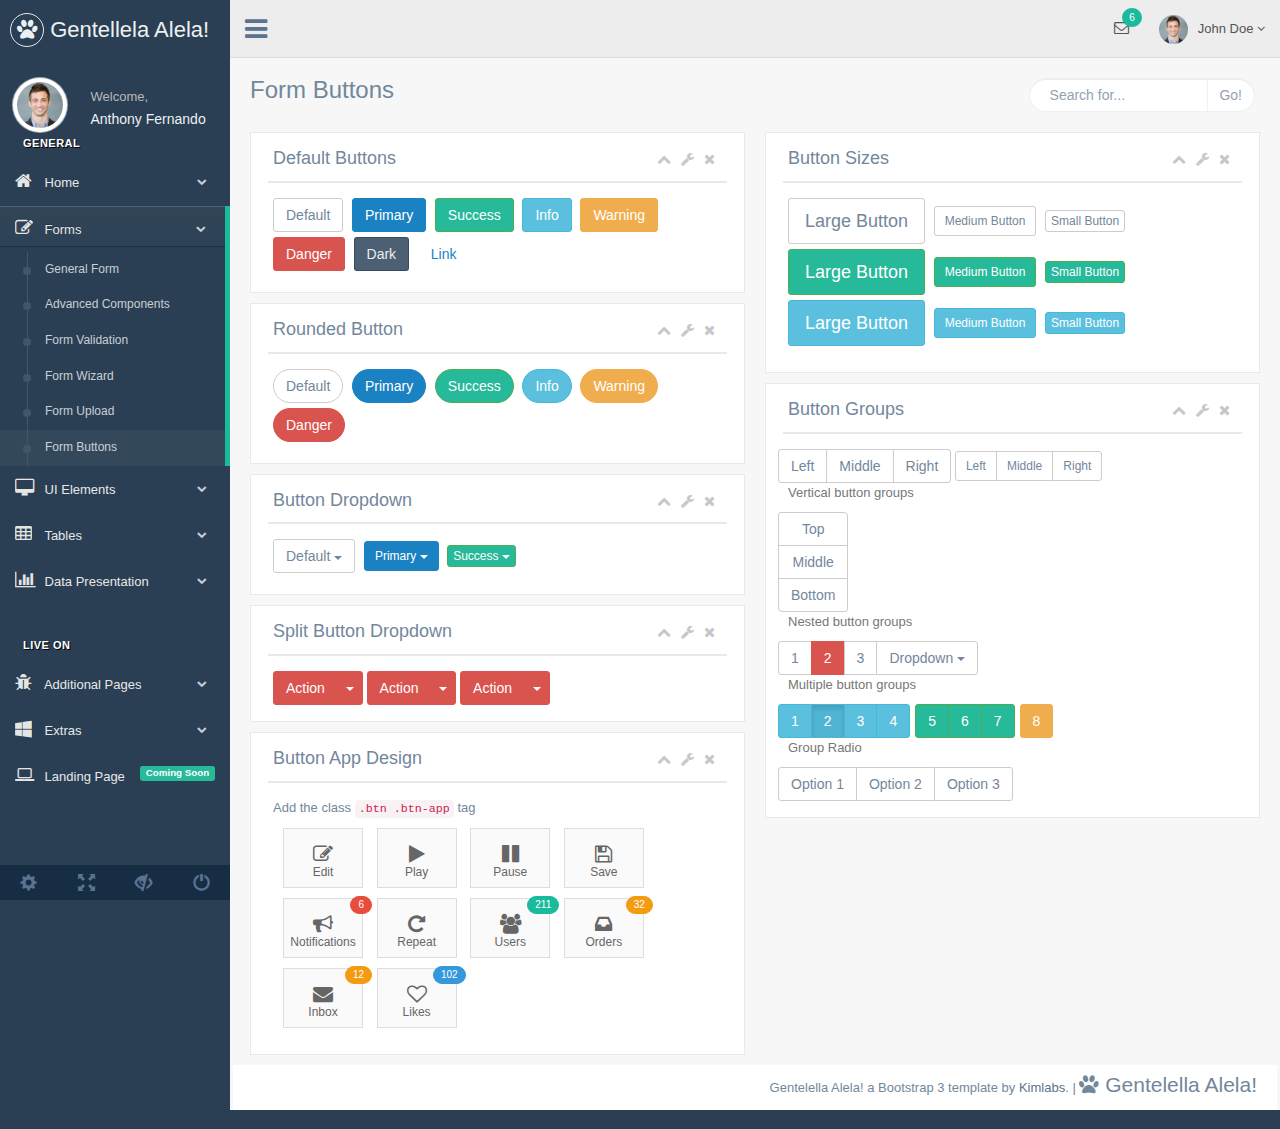
<file: dash/production/form_buttons.html>
<!DOCTYPE html>
<html lang="en">

<head>
    <meta http-equiv="Content-Type" content="text/html; charset=UTF-8">
    <!-- Meta, title, CSS, favicons, etc. -->
    <meta charset="utf-8">
    <meta http-equiv="X-UA-Compatible" content="IE=edge">
    <meta name="viewport" content="width=device-width, initial-scale=1">

    <title>Gentallela Alela! | </title>

    <!-- Bootstrap core CSS -->

    <link href="css/bootstrap.min.css" rel="stylesheet">

    <link href="fonts/css/font-awesome.min.css" rel="stylesheet">
    <link href="css/animate.min.css" rel="stylesheet">

    <!-- Custom styling plus plugins -->
    <link href="css/custom.css" rel="stylesheet">
    <link href="css/icheck/flat/green.css" rel="stylesheet">


    <script src="js/jquery.min.js"></script>

    <!--[if lt IE 9]>
        <script src="../assets/js/ie8-responsive-file-warning.js"></script>
        <![endif]-->

    <!-- HTML5 shim and Respond.js for IE8 support of HTML5 elements and media queries -->
    <!--[if lt IE 9]>
          <script src="https://oss.maxcdn.com/html5shiv/3.7.2/html5shiv.min.js"></script>
          <script src="https://oss.maxcdn.com/respond/1.4.2/respond.min.js"></script>
        <![endif]-->

</head>


<body class="nav-md">

    <div class="container body">


        <div class="main_container">

            <div class="col-md-3 left_col">
                <div class="left_col scroll-view">

                    <div class="navbar nav_title" style="border: 0;">
                        <a href="index.html" class="site_title"><i class="fa fa-paw"></i> <span>Gentellela Alela!</span></a>
                    </div>
                    <div class="clearfix"></div>


                    <!-- menu prile quick info -->
                    <div class="profile">
                        <div class="profile_pic">
                            <img src="images/img.jpg" alt="..." class="img-circle profile_img">
                        </div>
                        <div class="profile_info">
                            <span>Welcome,</span>
                            <h2>Anthony Fernando</h2>
                        </div>
                    </div>
                    <!-- /menu prile quick info -->

                    <br />

                    <!-- sidebar menu -->
                    <div id="sidebar-menu" class="main_menu_side hidden-print main_menu">

                        <div class="menu_section">
                            <h3>General</h3>
                            <ul class="nav side-menu">
                                <li><a><i class="fa fa-home"></i> Home <span class="fa fa-chevron-down"></span></a>
                                    <ul class="nav child_menu" style="display: none">
                                        <li><a href="index.html">Dashboard</a>
                                        </li>
                                        <li><a href="index2.html">Dashboard2</a>
                                        </li>
                                        <li><a href="index3.html">Dashboard3</a>
                                        </li>
                                    </ul>
                                </li>
                                <li><a><i class="fa fa-edit"></i> Forms <span class="fa fa-chevron-down"></span></a>
                                    <ul class="nav child_menu" style="display: none">
                                        <li><a href="form.html">General Form</a>
                                        </li>
                                        <li><a href="form_advanced.html">Advanced Components</a>
                                        </li>
                                        <li><a href="form_validation.html">Form Validation</a>
                                        </li>
                                        <li><a href="form_wizards.html">Form Wizard</a>
                                        </li>
                                        <li><a href="form_upload.html">Form Upload</a>
                                        </li>
                                        <li><a href="form_buttons.html">Form Buttons</a>
                                        </li>
                                    </ul>
                                </li>
                                <li><a><i class="fa fa-desktop"></i> UI Elements <span class="fa fa-chevron-down"></span></a>
                                    <ul class="nav child_menu" style="display: none">
                                        <li><a href="general_elements.html">General Elements</a>
                                        </li>
                                        <li><a href="media_gallery.html">Media Gallery</a>
                                        </li>
                                        <li><a href="typography.html">Typography</a>
                                        </li>
                                        <li><a href="icons.html">Icons</a>
                                        </li>
                                        <li><a href="glyphicons.html">Glyphicons</a>
                                        </li>
                                        <li><a href="widgets.html">Widgets</a>
                                        </li>
                                        <li><a href="invoice.html">Invoice</a>
                                        </li>
                                        <li><a href="inbox.html">Inbox</a>
                                        </li>
                                        <li><a href="calender.html">Calender</a>
                                        </li>
                                    </ul>
                                </li>
                                <li><a><i class="fa fa-table"></i> Tables <span class="fa fa-chevron-down"></span></a>
                                    <ul class="nav child_menu" style="display: none">
                                        <li><a href="tables.html">Tables</a>
                                        </li>
                                        <li><a href="tables_dynamic.html">Table Dynamic</a>
                                        </li>
                                    </ul>
                                </li>
                                <li><a><i class="fa fa-bar-chart-o"></i> Data Presentation <span class="fa fa-chevron-down"></span></a>
                                    <ul class="nav child_menu" style="display: none">
                                        <li><a href="chartjs.html">Chart JS</a>
                                        </li>
                                        <li><a href="chartjs2.html">Chart JS2</a>
                                        </li>
                                        <li><a href="morisjs.html">Moris JS</a>
                                        </li>
                                        <li><a href="echarts.html">ECharts </a>
                                        </li>
                                        <li><a href="other_charts.html">Other Charts </a>
                                        </li>
                                    </ul>
                                </li>
                            </ul>
                        </div>
                        <div class="menu_section">
                            <h3>Live On</h3>
                            <ul class="nav side-menu">
                                <li><a><i class="fa fa-bug"></i> Additional Pages <span class="fa fa-chevron-down"></span></a>
                                    <ul class="nav child_menu" style="display: none">
                                        <li><a href="e_commerce.html">E-commerce</a>
                                        </li>
                                        <li><a href="projects.html">Projects</a>
                                        </li>
                                        <li><a href="project_detail.html">Project Detail</a>
                                        </li>
                                        <li><a href="contacts.html">Contacts</a>
                                        </li>
                                        <li><a href="profile.html">Profile</a>
                                        </li>
                                    </ul>
                                </li>
                                <li><a><i class="fa fa-windows"></i> Extras <span class="fa fa-chevron-down"></span></a>
                                    <ul class="nav child_menu" style="display: none">
                                        <li><a href="page_404.html">404 Error</a>
                                        </li>
                                        <li><a href="page_500.html">500 Error</a>
                                        </li>
                                        <li><a href="plain_page.html">Plain Page</a>
                                        </li>
                                        <li><a href="login.html">Login Page</a>
                                        </li>
                                        <li><a href="pricing_tables.html">Pricing Tables</a>
                                        </li>

                                    </ul>
                                </li>
                                <li><a><i class="fa fa-laptop"></i> Landing Page <span class="label label-success pull-right">Coming Soon</span></a>
                                </li>
                            </ul>
                        </div>

                    </div>
                    <!-- /sidebar menu -->

                    <!-- /menu footer buttons -->
                    <div class="sidebar-footer hidden-small">
                        <a data-toggle="tooltip" data-placement="top" title="Settings">
                            <span class="glyphicon glyphicon-cog" aria-hidden="true"></span>
                        </a>
                        <a data-toggle="tooltip" data-placement="top" title="FullScreen">
                            <span class="glyphicon glyphicon-fullscreen" aria-hidden="true"></span>
                        </a>
                        <a data-toggle="tooltip" data-placement="top" title="Lock">
                            <span class="glyphicon glyphicon-eye-close" aria-hidden="true"></span>
                        </a>
                        <a data-toggle="tooltip" data-placement="top" title="Logout">
                            <span class="glyphicon glyphicon-off" aria-hidden="true"></span>
                        </a>
                    </div>
                    <!-- /menu footer buttons -->
                </div>
            </div>

            <!-- top navigation -->
            <div class="top_nav">

                <div class="nav_menu">
                    <nav class="" role="navigation">
                        <div class="nav toggle">
                            <a id="menu_toggle"><i class="fa fa-bars"></i></a>
                        </div>

                        <ul class="nav navbar-nav navbar-right">
                            <li class="">
                                <a href="javascript:;" class="user-profile dropdown-toggle" data-toggle="dropdown" aria-expanded="false">
                                    <img src="images/img.jpg" alt="">John Doe
                                    <span class=" fa fa-angle-down"></span>
                                </a>
                                <ul class="dropdown-menu dropdown-usermenu animated fadeInDown pull-right">
                                    <li><a href="javascript:;">  Profile</a>
                                    </li>
                                    <li>
                                        <a href="javascript:;">
                                            <span class="badge bg-red pull-right">50%</span>
                                            <span>Settings</span>
                                        </a>
                                    </li>
                                    <li>
                                        <a href="javascript:;">Help</a>
                                    </li>
                                    <li><a href="login.html"><i class="fa fa-sign-out pull-right"></i> Log Out</a>
                                    </li>
                                </ul>
                            </li>

                            <li role="presentation" class="dropdown">
                                <a href="javascript:;" class="dropdown-toggle info-number" data-toggle="dropdown" aria-expanded="false">
                                    <i class="fa fa-envelope-o"></i>
                                    <span class="badge bg-green">6</span>
                                </a>
                                <ul id="menu1" class="dropdown-menu list-unstyled msg_list animated fadeInDown" role="menu">
                                    <li>
                                        <a>
                                            <span class="image">
                                        <img src="images/img.jpg" alt="Profile Image" />
                                    </span>
                                            <span>
                                        <span>John Smith</span>
                                            <span class="time">3 mins ago</span>
                                            </span>
                                            <span class="message">
                                        Film festivals used to be do-or-die moments for movie makers. They were where... 
                                    </span>
                                        </a>
                                    </li>
                                    <li>
                                        <a>
                                            <span class="image">
                                        <img src="images/img.jpg" alt="Profile Image" />
                                    </span>
                                            <span>
                                        <span>John Smith</span>
                                            <span class="time">3 mins ago</span>
                                            </span>
                                            <span class="message">
                                        Film festivals used to be do-or-die moments for movie makers. They were where... 
                                    </span>
                                        </a>
                                    </li>
                                    <li>
                                        <a>
                                            <span class="image">
                                        <img src="images/img.jpg" alt="Profile Image" />
                                    </span>
                                            <span>
                                        <span>John Smith</span>
                                            <span class="time">3 mins ago</span>
                                            </span>
                                            <span class="message">
                                        Film festivals used to be do-or-die moments for movie makers. They were where... 
                                    </span>
                                        </a>
                                    </li>
                                    <li>
                                        <a>
                                            <span class="image">
                                        <img src="images/img.jpg" alt="Profile Image" />
                                    </span>
                                            <span>
                                        <span>John Smith</span>
                                            <span class="time">3 mins ago</span>
                                            </span>
                                            <span class="message">
                                        Film festivals used to be do-or-die moments for movie makers. They were where... 
                                    </span>
                                        </a>
                                    </li>
                                    <li>
                                        <div class="text-center">
                                            <a>
                                                <strong>See All Alerts</strong>
                                                <i class="fa fa-angle-right"></i>
                                            </a>
                                        </div>
                                    </li>
                                </ul>
                            </li>

                        </ul>
                    </nav>
                </div>

            </div>
            <!-- /top navigation -->

            <!-- page content -->

            <div class="right_col" role="main">
                <div class="">

                    <div class="page-title">
                        <div class="title_left">
                            <h3>Form Buttons</h3>
                        </div>

                        <div class="title_right">
                            <div class="col-md-5 col-sm-5 col-xs-12 form-group pull-right top_search">
                                <div class="input-group">
                                    <input type="text" class="form-control" placeholder="Search for...">
                                    <span class="input-group-btn">
                            <button class="btn btn-default" type="button">Go!</button>
                        </span>
                                </div>
                            </div>
                        </div>
                    </div>
                    <div class="clearfix"></div>

                    <div class="row">

                        <div class="col-md-6">

                            <div class="x_panel">
                                <div class="x_title">
                                    <h2>Default Buttons </h2>
                                    <ul class="nav navbar-right panel_toolbox">
                                        <li><a class="collapse-link"><i class="fa fa-chevron-up"></i></a>
                                        </li>
                                        <li class="dropdown">
                                            <a href="#" class="dropdown-toggle" data-toggle="dropdown" role="button" aria-expanded="false"><i class="fa fa-wrench"></i></a>
                                            <ul class="dropdown-menu" role="menu">
                                                <li><a href="#">Settings 1</a>
                                                </li>
                                                <li><a href="#">Settings 2</a>
                                                </li>
                                            </ul>
                                        </li>
                                        <li><a class="close-link"><i class="fa fa-close"></i></a>
                                        </li>
                                    </ul>
                                    <div class="clearfix"></div>
                                </div>
                                <div class="x_content">
                                    <button type="button" class="btn btn-default">Default</button>

                                    <button type="button" class="btn btn-primary">Primary</button>

                                    <button type="button" class="btn btn-success">Success</button>

                                    <button type="button" class="btn btn-info">Info</button>

                                    <button type="button" class="btn btn-warning">Warning</button>

                                    <button type="button" class="btn btn-danger">Danger</button>

                                    <button type="button" class="btn btn-dark">Dark</button>

                                    <button type="button" class="btn btn-link">Link</button>
                                </div>
                            </div>


                            <div class="x_panel">
                                <div class="x_title">
                                    <h2>Rounded Button</h2>
                                    <ul class="nav navbar-right panel_toolbox">
                                        <li><a class="collapse-link"><i class="fa fa-chevron-up"></i></a>
                                        </li>
                                        <li class="dropdown">
                                            <a href="#" class="dropdown-toggle" data-toggle="dropdown" role="button" aria-expanded="false"><i class="fa fa-wrench"></i></a>
                                            <ul class="dropdown-menu" role="menu">
                                                <li><a href="#">Settings 1</a>
                                                </li>
                                                <li><a href="#">Settings 2</a>
                                                </li>
                                            </ul>
                                        </li>
                                        <li><a class="close-link"><i class="fa fa-close"></i></a>
                                        </li>
                                    </ul>
                                    <div class="clearfix"></div>
                                </div>
                                <div class="x_content">
                                    <button type="button" class="btn btn-round btn-default">Default</button>
                                    <button type="button" class="btn btn-round btn-primary">Primary</button>
                                    <button type="button" class="btn btn-round btn-success">Success</button>
                                    <button type="button" class="btn btn-round btn-info">Info</button>
                                    <button type="button" class="btn btn-round btn-warning">Warning</button>
                                    <button type="button" class="btn btn-round btn-danger">Danger</button>
                                </div>
                            </div>

                            <div class="x_panel">
                                <div class="x_title">
                                    <h2>Button Dropdown</h2>
                                    <ul class="nav navbar-right panel_toolbox">
                                        <li><a class="collapse-link"><i class="fa fa-chevron-up"></i></a>
                                        </li>
                                        <li class="dropdown">
                                            <a href="#" class="dropdown-toggle" data-toggle="dropdown" role="button" aria-expanded="false"><i class="fa fa-wrench"></i></a>
                                            <ul class="dropdown-menu" role="menu">
                                                <li><a href="#">Settings 1</a>
                                                </li>
                                                <li><a href="#">Settings 2</a>
                                                </li>
                                            </ul>
                                        </li>
                                        <li><a class="close-link"><i class="fa fa-close"></i></a>
                                        </li>
                                    </ul>
                                    <div class="clearfix"></div>
                                </div>
                                <div class="x_content">

                                    <button data-toggle="dropdown" class="btn btn-default dropdown-toggle" type="button" aria-expanded="false">Default <span class="caret"></span>
                                    </button>
                                    <ul role="menu" class="dropdown-menu">
                                        <li><a href="#">Action</a>
                                        </li>
                                        <li><a href="#">Another action</a>
                                        </li>
                                        <li><a href="#">Something else here</a>
                                        </li>
                                        <li class="divider"></li>
                                        <li><a href="#">Separated link</a>
                                        </li>
                                    </ul>

                                    <button data-toggle="dropdown" class="btn btn-primary dropdown-toggle btn-sm" type="button" aria-expanded="false">Primary <span class="caret"></span>
                                    </button>
                                    <ul role="menu" class="dropdown-menu">
                                        <li><a href="#">Action</a>
                                        </li>
                                        <li><a href="#">Another action</a>
                                        </li>
                                        <li><a href="#">Something else here</a>
                                        </li>
                                        <li class="divider"></li>
                                        <li><a href="#">Separated link</a>
                                        </li>
                                    </ul>

                                    <button data-toggle="dropdown" class="btn btn-success dropdown-toggle btn-xs" type="button">Success <span class="caret"></span>
                                    </button>
                                    <ul role="menu" class="dropdown-menu">
                                        <li><a href="#">Action</a>
                                        </li>
                                        <li><a href="#">Another action</a>
                                        </li>
                                        <li><a href="#">Something else here</a>
                                        </li>
                                        <li class="divider"></li>
                                        <li><a href="#">Separated link</a>
                                        </li>
                                    </ul>


                                </div>
                            </div>


                            <div class="x_panel">
                                <div class="x_title">
                                    <h2>Split Button Dropdown</h2>
                                    <ul class="nav navbar-right panel_toolbox">
                                        <li><a class="collapse-link"><i class="fa fa-chevron-up"></i></a>
                                        </li>
                                        <li class="dropdown">
                                            <a href="#" class="dropdown-toggle" data-toggle="dropdown" role="button" aria-expanded="false"><i class="fa fa-wrench"></i></a>
                                            <ul class="dropdown-menu" role="menu">
                                                <li><a href="#">Settings 1</a>
                                                </li>
                                                <li><a href="#">Settings 2</a>
                                                </li>
                                            </ul>
                                        </li>
                                        <li><a class="close-link"><i class="fa fa-close"></i></a>
                                        </li>
                                    </ul>
                                    <div class="clearfix"></div>
                                </div>
                                <div class="x_content">

                                    <!-- Split button -->
                                    <div class="btn-group">
                                        <button type="button" class="btn btn-danger">Action</button>
                                        <button type="button" class="btn btn-danger dropdown-toggle" data-toggle="dropdown" aria-expanded="false">
                                            <span class="caret"></span>
                                            <span class="sr-only">Toggle Dropdown</span>
                                        </button>
                                        <ul class="dropdown-menu" role="menu">
                                            <li><a href="#">Action</a>
                                            </li>
                                            <li><a href="#">Another action</a>
                                            </li>
                                            <li><a href="#">Something else here</a>
                                            </li>
                                            <li class="divider"></li>
                                            <li><a href="#">Separated link</a>
                                            </li>
                                        </ul>
                                    </div>

                                    <!-- Split button -->
                                    <div class="btn-group">
                                        <button type="button" class="btn btn-danger">Action</button>
                                        <button type="button" class="btn btn-danger dropdown-toggle" data-toggle="dropdown" aria-expanded="false">
                                            <span class="caret"></span>
                                            <span class="sr-only">Toggle Dropdown</span>
                                        </button>
                                        <ul class="dropdown-menu" role="menu">
                                            <li><a href="#">Action</a>
                                            </li>
                                            <li><a href="#">Another action</a>
                                            </li>
                                            <li><a href="#">Something else here</a>
                                            </li>
                                            <li class="divider"></li>
                                            <li><a href="#">Separated link</a>
                                            </li>
                                        </ul>
                                    </div>

                                    <!-- Split button -->
                                    <div class="btn-group">
                                        <button type="button" class="btn btn-danger">Action</button>
                                        <button type="button" class="btn btn-danger dropdown-toggle" data-toggle="dropdown" aria-expanded="false">
                                            <span class="caret"></span>
                                            <span class="sr-only">Toggle Dropdown</span>
                                        </button>
                                        <ul class="dropdown-menu" role="menu">
                                            <li><a href="#">Action</a>
                                            </li>
                                            <li><a href="#">Another action</a>
                                            </li>
                                            <li><a href="#">Something else here</a>
                                            </li>
                                            <li class="divider"></li>
                                            <li><a href="#">Separated link</a>
                                            </li>
                                        </ul>
                                    </div>


                                </div>
                            </div>


                            <div class="x_panel">
                                <div class="x_title">
                                    <h2>Button App Design</h2>
                                    <ul class="nav navbar-right panel_toolbox">
                                        <li><a class="collapse-link"><i class="fa fa-chevron-up"></i></a>
                                        </li>
                                        <li class="dropdown">
                                            <a href="#" class="dropdown-toggle" data-toggle="dropdown" role="button" aria-expanded="false"><i class="fa fa-wrench"></i></a>
                                            <ul class="dropdown-menu" role="menu">
                                                <li><a href="#">Settings 1</a>
                                                </li>
                                                <li><a href="#">Settings 2</a>
                                                </li>
                                            </ul>
                                        </li>
                                        <li><a class="close-link"><i class="fa fa-close"></i></a>
                                        </li>
                                    </ul>
                                    <div class="clearfix"></div>
                                </div>
                                <div class="x_content">
                                    <p>Add the class <code>.btn .btn-app</code> tag</p>
                                    <a class="btn btn-app">
                                        <i class="fa fa-edit"></i> Edit
                                    </a>
                                    <a class="btn btn-app">
                                        <i class="fa fa-play"></i> Play
                                    </a>
                                    <a class="btn btn-app">
                                        <i class="fa fa-pause"></i> Pause
                                    </a>
                                    <a class="btn btn-app">
                                        <i class="fa fa-save"></i> Save
                                    </a>
                                    <a class="btn btn-app">
                                        <span class="badge bg-red">6</span>
                                        <i class="fa fa-bullhorn"></i> Notifications
                                    </a>
                                    <a class="btn btn-app">
                                        <i class="fa fa-repeat"></i> Repeat
                                    </a>
                                    <a class="btn btn-app">
                                        <span class="badge bg-green">211</span>
                                        <i class="fa fa-users"></i> Users
                                    </a>
                                    <a class="btn btn-app">
                                        <span class="badge bg-orange">32</span>
                                        <i class="fa fa-inbox"></i> Orders
                                    </a>
                                    <a class="btn btn-app">
                                        <span class="badge bg-orange">12</span>
                                        <i class="fa fa-envelope"></i> Inbox
                                    </a>
                                    <a class="btn btn-app">
                                        <span class="badge bg-blue">102</span>
                                        <i class="fa fa-heart-o"></i> Likes
                                    </a>
                                </div>
                            </div>

                        </div>

                        <div class="col-md-6">

                            <div class="x_panel">
                                <div class="x_title">
                                    <h2>Button Sizes</h2>
                                    <ul class="nav navbar-right panel_toolbox">
                                        <li><a class="collapse-link"><i class="fa fa-chevron-up"></i></a>
                                        </li>
                                        <li class="dropdown">
                                            <a href="#" class="dropdown-toggle" data-toggle="dropdown" role="button" aria-expanded="false"><i class="fa fa-wrench"></i></a>
                                            <ul class="dropdown-menu" role="menu">
                                                <li><a href="#">Settings 1</a>
                                                </li>
                                                <li><a href="#">Settings 2</a>
                                                </li>
                                            </ul>
                                        </li>
                                        <li><a class="close-link"><i class="fa fa-close"></i></a>
                                        </li>
                                    </ul>
                                    <div class="clearfix"></div>
                                </div>
                                <div class="x_content">
                                    <div class="buttons">
                                        <!-- Standard button -->
                                        <button type="button" class="btn btn-default btn-lg">Large Button</button>
                                        <button type="button" class="btn btn-default btn-sm">Medium Button</button>
                                        <button type="button" class="btn btn-default btn-xs">Small Button</button>
                                        <br>

                                        <button type="button" class="btn btn-success btn-lg">Large Button</button>
                                        <button type="button" class="btn btn-success btn-sm">Medium Button</button>
                                        <button type="button" class="btn btn-success btn-xs">Small Button</button>
                                        <br>

                                        <button type="button" class="btn btn-info btn-lg">Large Button</button>
                                        <button type="button" class="btn btn-info btn-sm">Medium Button</button>
                                        <button type="button" class="btn btn-info btn-xs">Small Button</button>
                                        <br>
                                    </div>
                                </div>

                            </div>


                            <div class="x_panel">
                                <div class="x_title">
                                    <h2>Button Groups</h2>
                                    <ul class="nav navbar-right panel_toolbox">
                                        <li><a class="collapse-link"><i class="fa fa-chevron-up"></i></a>
                                        </li>
                                        <li class="dropdown">
                                            <a href="#" class="dropdown-toggle" data-toggle="dropdown" role="button" aria-expanded="false"><i class="fa fa-wrench"></i></a>
                                            <ul class="dropdown-menu" role="menu">
                                                <li><a href="#">Settings 1</a>
                                                </li>
                                                <li><a href="#">Settings 2</a>
                                                </li>
                                            </ul>
                                        </li>
                                        <li><a class="close-link"><i class="fa fa-close"></i></a>
                                        </li>
                                    </ul>
                                    <div class="clearfix"></div>
                                </div>
                                <div class="x_content">
                                    <div class="row">
                                        <div class="btn-group">
                                            <button class="btn btn-default" type="button">Left</button>
                                            <button class="btn btn-default" type="button">Middle</button>
                                            <button class="btn btn-default" type="button">Right</button>
                                        </div>
                                        <div class="btn-group  btn-group-sm">
                                            <button class="btn btn-default" type="button">Left</button>
                                            <button class="btn btn-default" type="button">Middle</button>
                                            <button class="btn btn-default" type="button">Right</button>
                                        </div>
                                    </div>
                                    <p class="text-muted">Vertical button groups</p>
                                    <div class="row">
                                        <div class="btn-group-vertical">
                                            <button class="btn btn-default" type="button">Top</button>
                                            <button class="btn btn-default" type="button">Middle</button>
                                            <button class="btn btn-default" type="button">Bottom</button>
                                        </div>
                                    </div>
                                    <p class="text-muted">Nested button groups</p>
                                    <div class="row">
                                        <div class="btn-group">
                                            <button class="btn btn-default" type="button">1</button>
                                            <button class="btn btn-danger" type="button">2</button>
                                            <button class="btn btn-default" type="button">3</button>
                                            <div class="btn-group">
                                                <button data-toggle="dropdown" class="btn btn-default dropdown-toggle" type="button"> Dropdown <span class="caret"></span> </button>
                                                <ul class="dropdown-menu">
                                                    <li><a href="#">Dropdown link 1</a>
                                                    </li>
                                                    <li><a href="#">Dropdown link 2</a>
                                                    </li>
                                                    <li><a href="#">Dropdown link 3</a>
                                                    </li>
                                                </ul>
                                            </div>
                                        </div>
                                    </div>

                                    <p class="text-muted">Multiple button groups</p>
                                    <div class="row">
                                        <div class="btn-toolbar">
                                            <div class="btn-group">
                                                <button class="btn btn-info" type="button">1</button>
                                                <button class="btn btn-info active" type="button">2</button>
                                                <button class="btn btn-info" type="button">3</button>
                                                <button class="btn btn-info" type="button">4</button>
                                            </div>
                                            <div class="btn-group">
                                                <button class="btn btn-success" type="button">5</button>
                                                <button class="btn btn-success" type="button">6</button>
                                                <button class="btn btn-success" type="button">7</button>
                                            </div>
                                            <div class="btn-group">
                                                <button class="btn btn-warning" type="button">8</button>
                                            </div>
                                        </div>
                                    </div>

                                    <p class="text-muted">Group Radio</p>
                                    <div class="row">
                                        <div class="btn-group" data-toggle="buttons">
                                            <label class="btn btn-default">
                                                <input type="radio" name="options" id="option1"> Option 1
                                            </label>
                                            <label class="btn btn-default">
                                                <input type="radio" name="options" id="option2"> Option 2
                                            </label>
                                            <label class="btn btn-default">
                                                <input type="radio" name="options" id="option3"> Option 3
                                            </label>
                                        </div>
                                    </div>
                                </div>
                            </div>

                        </div>
                    </div>
                </div>

                <!-- footer content -->
                <footer>
                    <div class="">
                        <p class="pull-right">Gentelella Alela! a Bootstrap 3 template by <a>Kimlabs</a>. |
                            <span class="lead"> <i class="fa fa-paw"></i> Gentelella Alela!</span>
                        </p>
                    </div>
                    <div class="clearfix"></div>
                </footer>
                <!-- /footer content -->

            </div>
            <!-- /page content -->
        </div>

    </div>

    <div id="custom_notifications" class="custom-notifications dsp_none">
        <ul class="list-unstyled notifications clearfix" data-tabbed_notifications="notif-group">
        </ul>
        <div class="clearfix"></div>
        <div id="notif-group" class="tabbed_notifications"></div>
    </div>

    <script src="js/bootstrap.min.js"></script>

    <!-- chart js -->
    <script src="js/chartjs/chart.min.js"></script>
    <!-- bootstrap progress js -->
    <script src="js/progressbar/bootstrap-progressbar.min.js"></script>
    <script src="js/nicescroll/jquery.nicescroll.min.js"></script>
    <!-- icheck -->
    <script src="js/icheck/icheck.min.js"></script>

    <script src="js/custom.js"></script>

</body>

</html>
</file>
<file: dash/production/css/custom.css>
body.nav-sm .container.body .left_col {
    width: 70px;
    padding: 0;
    position: fixed;
    height: 100%;
    z-index: 200;
}

body.nav-sm .container.body .right_col {
    padding: 10px 20px;
    margin-left: 70px;
    z-index: 2;
}
.right_col{min-height: 1000px;}
body.nav-sm .navbar.nav_title {
    width: 70px;
}

body.nav-sm .navbar.nav_title a span {
    display: none;
}

body.nav-sm .navbar.nav_title a i {
    font-size: 27px;
    margin: 13px 0 0 3px;
}

.site_title i {
    border: 1px solid #EAEAEA;
    padding: 5px 6px;
    border-radius: 50%;
}

body.nav-sm .main_container .top_nav {
    padding: 0 !important;
    display: block;
    margin-left: 70px;
    z-index: 2;
}

body.nav-sm .nav.side-menu li a {
    text-align: center !important;
    font-weight: 400;
    font-size: 10px;
    padding: 10px 5px;
}

body.nav-sm .nav.side-menu li.active-sm {
    border-right: 5px solid #1ABB9C;
}

body.nav-sm > .nav.side-menu > li.active-sm > a {
    color: #1ABB9C !important;
}

body.nav-sm .nav.side-menu li a i.toggle-up {
    display: none !important;
}

body.nav-sm .nav.side-menu li a i {
    font-size: 25px !important;
    text-align: center;
    width: 100% !important;
    margin-bottom: 5px;
}

body.nav-sm ul.nav.child_menu {
    left: 100%;
    position: absolute;
    top: 0;
    padding: 10px;
    width: 210px;
    z-index: 4000;
    background: #3E5367;
    display: none;
}

body.nav-sm ul.nav.child_menu li {
    padding-left: 0;
}

body.nav-sm ul.nav.child_menu li a {
    text-align: left !important;
}

body.nav-sm .profile {
    display: none;
}

.menu_section {
    margin-bottom: 35px;
}

.menu_section h3 {
    padding-left: 23px;
    color: #fff;
    text-transform: uppercase;
    letter-spacing: .5px;
    font-weight: bold;
    font-size: 11px;
    margin-bottom: 0;
    margin-top: 0;
    text-shadow: 1px 1px #000;
}

.menu_section >ul {
    margin-top: 10px;
}

.profile_pic {
    width: 35%;
    float: left;
}

.img-circle.profile_img {
    width: 70%;
    background: #fff;
    margin-left: 15%;
    z-index: 1000;
    position: inherit;
    margin-top: 20px;
    border: 1px solid rgba(52, 73, 94, 0.44);
    padding: 4px;
}

.profile_info {
    padding: 25px 10px 10px;
    width: 65%;
    float: left;
}

.profile_info span {
    font-size: 13px;
    line-height: 30px;
    color: #BAB8B8;
}

.profile_info h2 {
    font-size: 14px;
    color: #ECF0F1;
    margin: 0;
    font-weight: 300;
}

.profile.img_2 {
    text-align: center;
}

.profile.img_2 .profile_pic {
    width: 100%;
}

.profile.img_2 .profile_pic .img-circle.profile_img {
    width: 50%;
    margin: 10px 0 0;
}

.profile.img_2 .profile_info {
    padding: 15px 10px 0;
    width: 100%;
    margin-bottom: 10px;
    float: left;
}

#sidebar-menu span.fa {
    float: right;
    text-align: center;
    margin-top: 5px;
    font-size: 10px !important;
    min-width: inherit;
    color: #C4CFDA;
}

.active a span.fa {
    text-align: right !important;
    margin-right: 4px;
}

body.nav-sm .menu_section {
    margin: 0;
}

body.nav-sm span.fa,
body.nav-sm .menu_section h3 {
    display: none !important;
}

.nav_menu {
    float: left;
    /*background: #F4F6F9;
    border-bottom: 1px solid #E6E9ED;*/
    
    background: #EDEDED;
    border-bottom: 1px solid #D9DEE4;
    margin-bottom: 10px;
    width: 100%;
}

body.nav-md .container.body .col-md-3.left_col {
    width: 230px;
    padding: 0;
    position: absolute;
    display: flex;
}

body .container.body .right_col {
    background: #F7F7F7;
}

body.nav-md .container.body .right_col {
    padding: 10px 20px 0;
    margin-left: 230px;
}

.nav_title {
    width: 230px;
    float: left;
    background: #2A3F54;
    border-radius: 0;
    height: 57px;
}

@media (max-width: 991px) {
    body.nav-md .container.body .right_col,
    body.nav-md .container.body .top_nav {
        width: 100%;
        margin: 0;
    }
    body.nav-md .container.body .col-md-3.left_col {
        display: none;
    }
    body.nav-md .container.body .right_col {
        width: 100%;
        padding-right: 0
    }
    .right_col {
        padding: 10px !important;
    }
}

@media (max-width: 1200px) {
    .x_title h2 {
        width: 62%;
        font-size: 17px;
    }
    .tile,
    .graph {
        zoom: 85%;
        height: inherit;
    }
}

@media (max-width: 1270px) and (min-width: 192px) {
    .x_title h2 small {
        display: none
    }
}
/**  ------------------------------------------  **/

blue,
.blue {
    color: #3498DB;
}

purple,
.purple {
    color: #9B59B6;
}

green,
.green {
    color: #1ABB9C;
}

.aero {
    color: #9CC2CB;
}

red,
.red {
    color: #E74C3C;
}

dark,
.dark {
    color: #34495E;
}

.border-blue {
    border-color: #3498DB !important;
}

.border-purple {
    border-color: #9B59B6 !important;
}

.border-green {
    border-color: #1ABB9C !important;
}

.border-aero {
    border-color: #9CC2CB !important;
}

.border-red {
    border-color: #E74C3C !important;
}

.border-dark {
    border-color: #34495E !important;
}

.bg-white {
    background: #fff !important;
    border: 1px solid #fff !important;
    color: #73879C;
}

.bg-green {
    background: #1ABB9C !important;
    border: 1px solid #1ABB9C !important;
    color: #fff;
}

.bg-red {
    background: #E74C3C !important;
    border: 1px solid #E74C3C !important;
    color: #fff;
}

.bg-blue {
    background: #3498DB !important;
    border: 1px solid #3498DB !important;
    color: #fff;
}

.bg-orange {
    background: #F39C12 !important;
    border: 1px solid #F39C12 !important;
    color: #fff;
}

.bg-purple {
    background: #9B59B6 !important;
    border: 1px solid #9B59B6 !important;
    color: #fff;
}

.bg-blue-sky {
    background: #50C1CF !important;
    border: 1px solid #50C1CF !important;
    color: #fff;
}

.container {
    width: 100%;
    padding: 0
}

.navbar-nav>li>a,
.navbar-brand,
.navbar-nav>li>a {
    color: #fff !important;
}

.navbar-brand,
.navbar-nav>li>a {
    margin-bottom: 5px
}

body {
    color: #73879C;
    background: #2A3F54;
    /*#ECF0F1; #FCFCFC*/
    
    font-family: "Helvetica Neue", Roboto, Arial, "Droid Sans", sans-serif;
    font-size: 13px;
    font-weight: 400;
    line-height: 1.471;
}

.main_container .top_nav {
    padding: 0 !important;
    display: block;
    padding: 10px 20px 0;
    margin-left: 230px;
}

.main_container {}

.no-padding {
    padding: 0 !important;
}

.page-title {
    width: 100%;
    height: 65px;
    padding: 10px 0;
}

.page-title .title_left {
    width: 45%;
    float: left;
    display: block;
}

.page-title .title_left h3 {
    margin: 9px 0;
}

.page-title .title_right {
    width: 55%;
    float: left;
    display: block;
}

.page-title .title_right .pull-right {
    margin: 10px 0;
}

.fixed_height_320 {
    height: 320px;
}

.fixed_height_390 {
    height: 390px;
}

.fixed_height_200 {
    height: 200px;
}

.overflow_hidden {
    overflow: hidden
}

.progress-bar-dark {
    background-color: #34495E !important;
}

.progress-bar-gray {
    background-color: #BDC3C7 !important;
}

table.no-margin .progress {
    margin-bottom: 0;
}

.main_content {
    padding: 10px 20px;
}

.col-md-55 {
    width: 50%;
    margin-bottom: 10px;
}

@media (max-width: 992px) {
    .tile_stats_count {
        margin-bottom: 10px;
        border-bottom: 1px solid #D9DEE4;
        padding-bottom: 10px;
    }
}

@media (min-width: 992px) and (max-width: 1100px) {
    .tile_stats_count .count {
        font-size: 35px !important;
    }
}

@media(max-width:768px) {
    .tile_stats_count .count {
        font-size: 30px !important;
    }
    .tile_stats_count .right span {
        font-size: 12px;
    }
}

@media (min-width: 768px) {
    .col-md-55 {
        width: 20%;
    }
}

@media (min-width: 992px) {
    .col-md-55 {
        width: 20%;
    }
}

@media (min-width: 1200px) {
    .col-md-55 {
        width: 20%;
    }
}

@media (min-width: 192px) and (max-width: 1270px) {
    .hidden-small {
        display: none !important;
    }
    table.tile_info span.right {
        margin-right: 7px;
        float: left;
    }
}

.center-margin {
    margin: 0 auto;
    float: none!important;
}

.col-md-55,
.col-xs-1,
.col-sm-1,
.col-md-1,
.col-lg-1,
.col-xs-2,
.col-sm-2,
.col-md-2,
.col-lg-2,
.col-xs-3,
.col-sm-3,
.col-md-3,
.col-lg-3,
.col-xs-4,
.col-sm-4,
.col-md-4,
.col-lg-4,
.col-xs-5,
.col-sm-5,
.col-md-5,
.col-lg-5,
.col-xs-6,
.col-sm-6,
.col-md-6,
.col-lg-6,
.col-xs-7,
.col-sm-7,
.col-md-7,
.col-lg-7,
.col-xs-8,
.col-sm-8,
.col-md-8,
.col-lg-8,
.col-xs-9,
.col-sm-9,
.col-md-9,
.col-lg-9,
.col-xs-10,
.col-sm-10,
.col-md-10,
.col-lg-10,
.col-xs-11,
.col-sm-11,
.col-md-11,
.col-lg-11,
.col-xs-12,
.col-sm-12,
.col-md-12,
.col-lg-12 {
    position: relative;
    min-height: 1px;
    float: left;
    padding-right: 10px;
    padding-left: 10px;
}

.row {
    margin-right: -10px;
    margin-left: -10px;
}

.grid_slider .col-md-6 {
    padding: 0 40px;
}

h1,
.h1,
h2,
.h2,
h3,
.h3 {
    margin-top: 10px;
    margin-bottom: 10px;
}

a {
    color: #5A738E;
    text-decoration: none;
}

a,
a:visited,
a:focus,
a:active,
:visited,
:focus,
:active,
.btn:focus,
.btn:active:focus,
.btn.active:focus,
.btn.focus,
.btn:active.focus,
.btn.active.focus {
    outline: 0;
}

a:hover,
a:focus {
    text-decoration: none
}

.navbar {
    margin-bottom: 0
}

.navbar-header {
    background: #34495E;
}

.navbar-right {
    margin-right: 0;
}

.top_nav .navbar-right {
    margin: 0;
    width: 70%;
    float: right;
}

.top_nav .navbar-right li {
    display: inline-block;
    float: right;
}

.top_nav .dropdown-menu {
    min-width: 220px;
}

.top_nav .dropdown-menu li {
    width: 100%;
}

.top_nav .dropdown-menu li a {
    width: 100%;
    padding: 12px 20px;
}

.top_nav li a i {
    font-size: 15px
}

.navbar-static-top {
    position: fixed;
    top: 0;
    width: 100%;
}

.sidebar-header {
    border-bottom: 0;
    margin-top: 46px;
}

.sidebar-header:first-of-type {
    margin-top: 0
}

.nav.side-menu> li {
    position: relative;
    display: block;
}

.nav.side-menu> li > a {
    margin-bottom: 6px;
}

.nav.side-menu> li > a:hover {
    color: #F2F5F7 !important;
}

.nav.side-menu>li>a:hover,
.nav>li>a:focus {
    text-decoration: none;
    background: transparent;
}

.nav.child_menu li:hover {
    background-color: rgba(255, 255, 255, 0.06);
}

.nav.child_menu li {
    padding-left: 36px
}

body.nav-md ul.nav.child_menu li:before {
    background: #425668;
    bottom: auto;
    content: "";
    height: 8px;
    left: 23px;
    margin-top: 15px;
    position: absolute;
    right: auto;
    width: 8px;
    z-index: 1;
    -webkit-border-radius: 50%;
    -moz-border-radius: 50%;
    border-radius: 50%;
}

body.nav-md ul.nav.child_menu li:after {
    border-left: 1px solid #425668;
    bottom: 0;
    content: "";
    left: 27px;
    position: absolute;
    top: 0;
}

.nav.side-menu>li>a,
.nav.child_menu>li>a {
    color: #E7E7E7 !important;
    font-weight: 500;
}

.nav>li>a {
    position: relative;
    display: block;
    padding: 13px 15px 7px;
}

.nav.side-menu> li.current-page,
.nav.side-menu> li.active {
    border-right: 5px solid #1ABB9C;
}

li.current-page {
    background: rgba(255, 255, 255, 0.05);
}

.nav.side-menu> li.active > a {
    color: #ff0000;
    text-shadow: rgba(0, 0, 0, 0.25) 0 -1px 0;
    background: -webkit-gradient(linear, 50% 0%, 50% 100%, color-stop(0%, #5b6479), color-stop(100%, #4c5566)), #686e78;
    background: -webkit-linear-gradient(#334556, #2C4257), #2A3F54;
    background: -moz-linear-gradient(#334556, #2C4257), #2A3F54;
    background: -o-linear-gradient(#334556, #2C4257), #2A3F54;
    background: linear-gradient(#334556, #2C4257), #2A3F54;
    -webkit-box-shadow: rgba(0, 0, 0, 0.25) 0 1px 0, inset rgba(255, 255, 255, 0.16) 0 1px 0;
    -moz-box-shadow: rgba(0, 0, 0, 0.25) 0 1px 0, inset rgba(255, 255, 255, 0.16) 0 1px 0;
    box-shadow: rgba(0, 0, 0, 0.25) 0 1px 0, inset rgba(255, 255, 255, 0.16) 0 1px 0;
}

li.current-page a {
    color: #1ABB9C !important
}

.navbar-brand,
.navbar-nav>li>a {
    font-weight: 500;
    color: #ECF0F1 !important;
    margin-left: 0 !important;
    line-height: 32px;
}

.site_title {
    text-overflow: ellipsis;
    overflow: hidden;
    font-weight: 400;
    font-size: 22px;
    width: 100%;
    color: #ECF0F1 !important;
    margin-left: 0 !important;
    line-height: 59px;
    display: block;
    height: 55px;
    margin: 0;
    padding-left: 10px;
}

.site_title:hover,
.site_title:focus {
    text-decoration: none
}

.nav.navbar-nav>li>a {
    color: #515356 !important;
}

.nav.top_menu>li>a {
    position: relative;
    display: block;
    padding: 10px 15px;
    color: #34495E !important;
}

.nav>li>a:hover,
.nav>li>a:focus {
    background-color: transparent;
}

.top_search {
    padding: 0;
}

.top_search .form-control {
    border-right: 0;
    box-shadow: inset 0 1px 0px rgba(0, 0, 0, 0.075);
    border-radius: 25px 0px 0px 25px;
    padding-left: 20px;
    border: 1px solid rgba(221, 226, 232, 0.49);
}

.top_search .form-control:focus {
    border: 1px solid rgba(221, 226, 232, 0.49);
    border-right: 0;
}

.top_search .input-group-btn button {
    border-radius: 0px 25px 25px 0px;
    border: 1px solid rgba(221, 226, 232, 0.49);
    border-left: 0;
    box-shadow: inset 0 1px 1px rgba(0, 0, 0, 0.075);
    color: #93A2B2;
    margin-bottom: 0 !important;
}

.toggle {
    float: left;
    margin: 0;
    padding-top: 16px;
    width: 70px;
}

.toggle a {
    padding: 15px 15px 0;
    margin: 0;
}

.toggle a i {
    font-size: 26px;
}

.nav.child_menu > li > a {
    color: rgba(255, 255, 255, 0.75) !important;
    font-size: 12px;
    padding: 9px;
}

.panel_toolbox {
    float: right;
    min-width: 70px;
}

.panel_toolbox>li {
    float: left;
}

.panel_toolbox>li>a {
    padding: 5px;
    color: #C5C7CB;
    font-size: 14px;
}

.panel_toolbox>li>a:hover {
    background: #F5F7FA;
}

.line_30 {
    line-height: 30px;
}

.main_menu_side {
    padding: 0;
}

.bs-docs-sidebar .nav>li>a {
    display: block;
    padding: 4px 6px;
}

.x_content canvas {}

footer {
    background: #fff;
    padding: 5px 20px 0;
    height: 45px;
    margin: 0 -17px;
}

.tile-stats.sparkline {
    padding: 10px;
    text-align: center;
}

.jqstooltip {
    background: #34495E !important;
    width: 30px !important;
    height: 22px !important;
    text-decoration: none;
}

a.btn-success,
a.btn-primary,
a.btn-warning,
a.btn-danger {
    color: #fff !important;
}

.btn {
    border-radius: 3px;
}

.tooltip {
    display: block !important;
}

.tiles {
    border-top: 1px solid #ccc;
    margin-top: 15px;
    padding-top: 5px;
    margin-bottom: 0;
}

.tile {
    overflow: hidden;
}

.top_tiles {
    margin-bottom: 0;
}

.top_tiles .tile span {}

.top_tiles .tile h2 {
    font-size: 30px;
    line-height: 30px;
    margin: 3px 0 7px;
    font-weight: bold;
}

article.media {
    width: 100%;
}
/* *********  custom accordion  **************************** */

*,
*:before,
*:after {
    -webkit-box-sizing: border-box;
    -moz-box-sizing: border-box;
    box-sizing: border-box;
}

#integration-list {
    width: 100%;
    margin: 0 auto;
    display: table;
}

#integration-list ul {
    padding: 0;
    margin: 20px 0;
    color: #555;
}

#integration-list ul > li {
    list-style: none;
    border-top: 1px solid #ddd;
    display: block;
    padding: 15px;
    overflow: hidden;
}

#integration-list ul:last-child {
    border-bottom: 1px solid #ddd;
}

#integration-list ul > li:hover {
    background: #efefef;
}

.expand {
    display: block;
    text-decoration: none;
    color: #555;
    cursor: pointer;
}

.expand h2 {
    width: 85%;
    float: left;
}

h2 {
    font-size: 18px;
    font-weight: 400;
}

#left,
#right {
    display: table;
}

#sup {
    display: table-cell;
    vertical-align: middle;
    width: 80%;
}

.detail a {
    text-decoration: none;
    color: #C0392B;
    border: 1px solid #C0392B;
    padding: 6px 10px 5px;
    font-size: 13px;
    margin-right: 7px;
}

.detail {
    margin: 10px 0 10px 0px;
    display: none;
    line-height: 22px;
    height: 150px;
}

.detail span {
    margin: 0;
}

.right-arrow {
    width: 10px;
    float: right;
    font-weight: bold;
    font-size: 20px;
}

.accordion .panel {
    margin-bottom: 5px;
    border-radius: 0;
    border-bottom: 1px solid #efefef;
}

.accordion .panel-heading {
    background: #F2F5F7;
    padding: 13px;
      width: 100%;
  display: block;
}

.accordion .panel:hover {
    background: #F2F5F7;
}

.x_panel {
    position: relative;
    width: 100%;
    margin-bottom: 10px;
    padding: 10px 17px;
    display: inline-block;
    background: #fff;
    border: 1px solid #E6E9ED;
    -webkit-column-break-inside: avoid;
    -moz-column-break-inside: avoid;
    column-break-inside: avoid;
    opacity: 1;
    -moz-transition: all .2s ease;
    -o-transition: all .2s ease;
    -webkit-transition: all .2s ease;
    -ms-transition: all .2s ease;
    transition: all .2s ease;
}

.x_title {
    border-bottom: 2px solid #E6E9ED;
    padding: 1px 5px 6px;
    margin-bottom: 10px;
}

.x_title .filter {
    width: 40%;
    float: right;
}

.x_title h2 {
    margin: 5px 0 6px;
    float: left;
    display: block;
    text-overflow: ellipsis;
    overflow: hidden;
    white-space: nowrap;
}

.x_title h2 small {
    margin-left: 10px;
}

.x_title span {
    color: #BDBDBD;
}

.x_content {
    padding: 0 5px 6px;
    position: relative;
    width: 100%;
    float: left;
    clear: both;
    margin-top: 5px;
}

.x_content h4 {
    font-size: 16px;
    font-weight: 500;
}

legend {
    padding-bottom: 7px;
}

.modal-title {
    margin: 0;
    line-height: 1.42857143;
}

.demo-placeholder {
    height: 280px;
}
/* *********  contacts  ********************************** */
.profile_view {
    margin-bottom: 20px;
    display: inline-block;
    width: 100%;
}
.well.profile_view {
    padding: 10px 0 0;
}

.well.profile_view .divider {
    border-top: 1px solid #e5e5e5;
    padding-top: 5px;
    margin-top: 5px;
}

.well.profile_view .ratings {
    margin-bottom: 0;
}

.pagination.pagination-split li {
    display: inline-block;
    margin-right: 3px;
}

.pagination.pagination-split li a {
    border-radius: 4px;
    color: #768399;
    -moz-border-radius: 4px;
    -webkit-border-radius: 4px;
}

.well.profile_view {
    background: #fff;
}

.well.profile_view .bottom {
    margin-top: -20px;
    background: #F2F5F7;
    padding: 9px 0;
    border-top: 1px solid #E6E9ED;
}

.well.profile_view .left {
    margin-top: 20px;
}

.well.profile_view .left p {
    margin-bottom: 3px;
}

.well.profile_view .right {
    margin-top: 0px;
    padding: 10px;
}

.well.profile_view .img-circle {
    border: 1px solid #E6E9ED;
    padding: 2px;
}

.well.profile_view h2 {
    margin: 5px 0;
}

.well.profile_view .ratings {
    text-align: left;
    font-size: 16px;
}

.well.profile_view .brief {
    margin: 0;
    font-weight: 300;
}

.profile_left {
    background: white;
}
/* *********  /contacts  ********************************** */
/* *********  /custom accordion  **************************** */
/* *********  dashboard widget  **************************** */

table.tile h3,
table.tile h4,
table.tile span {
    font-weight: bold;
    vertical-align: middle !important;
}

table.tile th,
table.tile td {
    text-align: center;
}

table.tile th {
    border-bottom: 1px solid #E6ECEE;
}

table.tile td {
    padding: 5px 0;
}

table.tile td ul {
    text-align: left;
    padding-left: 0
}

table.tile td ul li {
    list-style: none;
    width: 100%;
}

table.tile td ul li a {
    width: 100%
}

table.tile td ul li a big {
    right: 0;
    float: right;
    margin-right: 13px;
}

table.tile_info {
    width: 100%;
}

table.tile_info td {
    text-align: left;
    padding: 1px;
    font-size: 15px
}

table.tile_info td p {
    white-space: nowrap;
    overflow: hidden;
    text-overflow: ellipsis;
    margin: 0;
    line-height: 28px;
}

table.tile_info td i {
    margin-right: 8px;
    font-size: 17px;
    float: left;
    width: 18px;
    line-height: 28px
}

table.tile_info td:first-child {
    width: 83%;
}

td span {
    line-height: 28px;
}

.sidebar-widget {
    overflow: hidden;
}

.error-number {
    font-size: 90px;
    line-height: 90px;
    margin: 20px 0;
}

.col-middle {
    margin-top: 5%;
}

.mid_center {
    width: 370px;
    margin: 0 auto;
    text-align: center;
    padding: 10px 20px;
}

h3.degrees {
    font-size: 22px;
    font-weight: 400;
    text-align: center;
}

.degrees:after {
    content: "o";
    position: relative;
    top: -12px;
    font-size: 13px;
    font-weight: 300;
}

.daily-weather .day {
    font-size: 14px;
    border-top: 2px solid rgba(115, 135, 156, 0.36);
    text-align: center;
    border-bottom: 2px solid rgba(115, 135, 156, 0.36);
    padding: 5px 0;
}

.weather-days .col-sm-2 {
    overflow: hidden;
    width: 16.66666667%;
}

.weather .row {
    margin-bottom: 0
}
/* *********  tables styling  ******************************* */

.bulk-actions {
    display: none;
}

table.countries_list {
    width: 100%;
}

table.countries_list td {
    padding: 0 10px;
    line-height: 30px;
    border-top: 1px solid #eeeeee;
}

.dataTables_paginate a {
    padding: 6px 9px !important;
    background: #ddd !important;
    border-color: #ddd !important;
}

.paging_full_numbers a.paginate_active {
    background-color: rgba(38, 185, 154, 0.59) !important;
    border-color: rgba(38, 185, 154, 0.59) !important;
}

button.DTTT_button,
div.DTTT_button,
a.DTTT_button {
    border: 1px solid #E7E7E7 !important;
    background: #E7E7E7 !important;
    box-shadow: none !important;
}

table.jambo_table {
    border: 1px solid rgba(221, 221, 221, 0.78);
}

table.jambo_table thead {
    background: rgba(52, 73, 94, 0.94);
    color: #ECF0F1;
}

table.jambo_table tbody tr:hover td {
    background: rgba(38, 185, 154, 0.07);
    border-top: 1px solid rgba(38, 185, 154, 0.11);
    border-bottom: 1px solid rgba(38, 185, 154, 0.11);
}

table.jambo_table tbody tr.selected {
    background: rgba(38, 185, 154, 0.16);
}

table.jambo_table tbody tr.selected td {
    border-top: 1px solid rgba(38, 185, 154, 0.40);
    border-bottom: 1px solid rgba(38, 185, 154, 0.40);
}

.dataTables_paginate a {
    background: #ff0000;
}

.dataTables_wrapper {
    position: relative;
    clear: both;
    zoom: 1;
    /* Feeling sorry for IE */
}

.dataTables_processing {
    position: absolute;
    top: 50%;
    left: 50%;
    width: 250px;
    height: 30px;
    margin-left: -125px;
    margin-top: -15px;
    padding: 14px 0 2px 0;
    border: 1px solid #ddd;
    text-align: center;
    color: #999;
    font-size: 14px;
    background-color: white;
}

.dataTables_length {
    width: 40%;
    float: left;
}

.dataTables_filter {
    width: 50%;
    float: right;
    text-align: right;
}

.dataTables_info {
    width: 60%;
    float: left;
}

.dataTables_paginate {
    float: right;
    text-align: right;
}
/* Pagination nested */

.paginate_disabled_previous,
.paginate_enabled_previous,
.paginate_disabled_next,
.paginate_enabled_next {
    height: 19px;
    float: left;
    cursor: pointer;
    *cursor: hand;
    color: #111 !important;
}

.paginate_disabled_previous:hover,
.paginate_enabled_previous:hover,
.paginate_disabled_next:hover,
.paginate_enabled_next:hover {
    text-decoration: none !important;
}

.paginate_disabled_previous:active,
.paginate_enabled_previous:active,
.paginate_disabled_next:active,
.paginate_enabled_next:active {
    outline: none;
}

.paginate_disabled_previous,
.paginate_disabled_next {
    color: #666 !important;
}

.paginate_disabled_previous,
.paginate_enabled_previous {
    padding-left: 23px;
}

.paginate_disabled_next,
.paginate_enabled_next {
    padding-right: 23px;
    margin-left: 10px;
}

.paginate_disabled_previous {
    background: url('../images/back_disabled.png') no-repeat top left;
}

.paginate_enabled_previous {
    background: url('../images/back_enabled.png') no-repeat top left;
}

.paginate_enabled_previous:hover {
    background: url('../images/back_enabled_hover.png') no-repeat top left;
}

.paginate_disabled_next {
    background: url('../images/forward_disabled.png') no-repeat top right;
}

.paginate_enabled_next {
    background: url('../images/forward_enabled.png') no-repeat top right;
}

.paginate_enabled_next:hover {
    background: url('../images/forward_enabled_hover.png') no-repeat top right;
}

table.display {
    margin: 0 auto;
    clear: both;
    width: 100%;
}

table.display thead th {
    padding: 8px 18px 8px 10px;
    border-bottom: 1px solid black;
    font-weight: bold;
    cursor: pointer;
    cursor: hand;
}

table.display tfoot th {
    padding: 3px 18px 3px 10px;
    border-top: 1px solid black;
    font-weight: bold;
}

table.display tr.heading2 td {
    border-bottom: 1px solid #aaa;
}

table.display td {
    padding: 3px 10px;
}

table.display td.center {
    text-align: center;
}

.sorting_asc {
    background: url('../images/sort_asc.png') no-repeat center right;
}

.sorting_desc {
    background: url('../images/sort_desc.png') no-repeat center right;
}

.sorting {
    background: url('../images/sort_both.png') no-repeat center right;
}

.sorting_asc_disabled {
    background: url('../images/sort_asc_disabled.png') no-repeat center right;
}

.sorting_desc_disabled {
    background: url('../images/sort_desc_disabled.png') no-repeat center right;
}

table.display thead th:active,
table.display thead td:active {
    outline: none;
}

.dataTables_scroll {
    clear: both;
}

.dataTables_scrollBody {
    *margin-top: -1px;
    -webkit-overflow-scrolling: touch;
}

.top,
.bottom {}

.top .dataTables_info {
    float: none;
}

.clear {
    clear: both;
}

.dataTables_empty {
    text-align: center;
}

tfoot input {
    margin: 0.5em 0;
    width: 100%;
    color: #444;
}

tfoot input.search_init {
    color: #999;
}

td.group {
    background-color: #d1cfd0;
    border-bottom: 2px solid #A19B9E;
    border-top: 2px solid #A19B9E;
}

td.details {
    background-color: #d1cfd0;
    border: 2px solid #A19B9E;
}

.example_alt_pagination div.dataTables_info {
    width: 40%;
}

.paging_full_numbers {
    width: 400px;
    height: 22px;
    line-height: 22px;
}

.paging_full_numbers a:active {
    outline: none
}

.paging_full_numbers a:hover {
    text-decoration: none;
}

.paging_full_numbers a.paginate_button,
.paging_full_numbers a.paginate_active {
    border: 1px solid #aaa;
    -webkit-border-radius: 5px;
    -moz-border-radius: 5px;
    padding: 2px 5px;
    margin: 0 3px;
    cursor: pointer;
    *cursor: hand;
}

.paging_full_numbers a.paginate_button {
    background-color: #ddd;
}

.paging_full_numbers a.paginate_button:hover {
    background-color: #ccc;
    text-decoration: none !important;
}

.paging_full_numbers a.paginate_active {
    background-color: #99B3FF;
}

table.display tr.even.row_selected td {
    background-color: #B0BED9;
}

table.display tr.odd.row_selected td {
    background-color: #9FAFD1;
}

div.box {
    height: 100px;
    padding: 10px;
    overflow: auto;
    border: 1px solid #8080FF;
    background-color: #E5E5FF;
}
/* *********  /tables styleing  ****************************** */
/* *********  /dashboard widget  **************************** */
/* *********  widgets  *************************************** */

ul.msg_list li {
    background: #f7f7f7;
    padding: 5px;
    display: flex;
    margin: 6px 6px 0;
    width: 96% !important;
}

ul.msg_list li:last-child {
    margin-bottom: 6px;
    padding: 10px;
}

ul.msg_list li a {
    padding: 3px 5px !important;
}

ul.msg_list li a .image img {
    border-radius: 2px 2px 2px 2px;
    -webkit-border-radius: 2px 2px 2px 2px;
    float: left;
    margin-right: 10px;
    width: 11%;
}

ul.msg_list li a .time {
    font-size: 11px;
    font-style: italic;
    font-weight: bold;
    position: absolute;
    right: 35px;
}

ul.msg_list li a .message {
    display: block !important;
    font-size: 11px;
}

.dropdown-menu.msg_list {
    width: 300px !important;
}

.dropdown-menu.msg_list span {
    white-space: normal;
}

.dropdown-menu {
    border: medium none;
    border-radius: 3px;
    box-shadow: 0 0 3px;
    display: none;
    float: left;
    font-size: 12px;
    left: 0;
    list-style: none outside none;
    padding: 0;
    position: absolute;
    text-shadow: none;
    top: 100%;
    z-index: 1000;
    border-radius: 2px;
    border-top: 1px solid #999999;
}

.dropdown-menu:after {
    border-bottom: 6px solid #999999;
    border-left: 6px solid transparent;
    border-right: 6px solid transparent;
    content: "";
    display: inline-block;
    right: 6%;
    position: absolute;
    top: -6px;
}

.dropdown-menu>li>a {
    color: #5A738E;
}

.navbar-nav .open .dropdown-menu {
    position: absolute;
    background: #fff;
    margin-top: 0;
    border: 1px solid #D9DEE4;
    -webkit-box-shadow: none;
}

.info-number .badge {
    font-size: 10px;
    font-weight: normal;
    line-height: 13px;
    padding: 2px 6px;
    position: absolute;
    right: 2px;
    top: 8px;
}

ul.to_do {
    padding: 0;
}

ul.to_do li {
    background: #f3f3f3;
    -webkit-border-radius: 3px;
    -moz-border-radius: 3px;
    border-radius: 3px;
    position: relative;
    padding: 7px;
    margin-bottom: 5px;
    list-style: none;
}

ul.to_do p {
    margin: 0;
}

.dashboard-widget {
    background: #f6f6f6;
    border-top: 5px solid #79C3DF;
    border-radius: 3px;
    padding: 5px 10px 10px;
}

.dashboard-widget .dashboard-widget-title {
    font-weight: normal;
    border-bottom: 1px solid #c1cdcd;
    margin: 0 0 10px 0;
    padding-bottom: 5px;
    padding-left: 40px;
    line-height: 30px;
}

.dashboard-widget .dashboard-widget-title i {
    font-size: 100%;
    margin-left: -35px;
    margin-right: 10px;
    color: #33a1c9;
    padding: 3px 6px;
    border: 1px solid #abd9ea;
    border-radius: 5px;
    background: #fff;
}

ul.quick-list {
    width: 45%;
    padding-left: 0;
    display: inline-block;
}

ul.quick-list li {
    padding-left: 10px;
    list-style: none;
    margin: 0;
    padding-bottom: 6px;
    padding-top: 4px;
    white-space: nowrap;
    text-overflow: ellipsis;
    overflow: hidden;
}

ul.quick-list li i {
    padding-right: 10px;
    color: #757679;
}

.dashboard-widget-content {
    padding-top: 9px;
}

.dashboard-widget-content .sidebar-widget {
    width: 50%;
    display: inline-block;
    vertical-align: top;
    background: #fff;
    border: 1px solid #abd9ea;
    border-radius: 5px;
    text-align: center;
    float: right;
    padding: 2px;
    margin-top: 10px;
}

.widget_summary {
    width: 100%;
    display: inline-flex;
}

.widget_summary .w_left {
    float: left;
    text-align: left;
}

.widget_summary .w_center {
    float: left;
}

.widget_summary .w_right {
    float: left;
    text-align: right;
}

.widget_summary .w_right span {
    font-size: 20px;
}

.w_20 {
    width: 20%
}

.w_25 {
    width: 25%
}

.w_55 {
    width: 55%
}

h5.graph_title {
    text-align: left;
    margin-left: 10px
}

h5.graph_title i {
    margin-right: 10px;
    font-size: 17px
}

span.right {
    float: right;
    font-size: 14px !important
}

.tile_info a {
    text-overflow: ellipsis;
}

.sidebar-footer {
    bottom: 0px;
    clear: both;
    display: block;
    padding: 5px 0 0 0;
    position: fixed;
    width: 230px;
    z-index: 1000;
    background: #2A3F54;
}

.sidebar-footer a {
    padding: 7px 0 3px;
    text-align: center;
    width: 25%;
    font-size: 17px;
    display: block;
    float: left;
    background: #172D44;
}

.sidebar-footer a:hover {
    background: #425567;
}

.tile_count {
    margin-bottom: 20px;
    margin-top: 20px;
}

.tile_count div:first-child .left {
    border: 0;
}

.tile_count .tile_stats_count {
    border-left: 0px solid #333;
    padding: 0;
}

.tile_stats_count .left {
    width: 15%;
    float: left;
    height: 65px;
    border-left: 2px solid #ADB2B5;
    margin-top: 10px;
}

.tile_stats_count .right {
    padding-left: 10px;
    height: 100%;
    text-overflow: ellipsis;
    overflow: hidden;
}

.tile_stats_count .right span {
    text-overflow: ellipsis;
    white-space: nowrap;
}

.tile_stats_count .count {
    font-size: 40px;
    line-height: 47px;
    font-weight: 600;
}

.tile_stats_count .count small {
    font-size: 20px;
    line-height: 20px;
    font-weight: 600;
}

.count_bottom i {
    width: 12px;
}

.dashboard_graph {
    background: #fff;
    padding: 7px 10px;
}

.dashboard_graph .col-md-9,
.dashboard_graph .col-md-3 {
    padding: 0;
}

a.user-profile {
    color: #5E6974 !important;
}

.user-profile img {
    width: 29px;
    height: 29px;
    border-radius: 50%;
    margin-right: 10px;
}

ul.top_profiles {
    height: 330px;
    width: 100%;
}

ul.top_profiles li {
    margin: 0;
    padding: 3px 5px;
}

ul.top_profiles li:nth-child(odd) {
    background-color: #eee;
}

.media .profile_thumb {
    border: 1px solid;
    width: 50px;
    height: 50px;
    margin: 5px 10px 5px 0;
    border-radius: 50%;
    padding: 9px 12px;
}

.media .profile_thumb i {
    font-size: 30px;
}

.media .date {
    background: #ccc;
    width: 52px;
    margin-right: 10px;
    border-radius: 10px;
    padding: 5px;
}

.media .date .month {
    margin: 0;
    text-align: center;
    color: #fff;
}

.media .date .day {
    text-align: center;
    color: #fff;
    font-size: 27px;
    margin: 0;
    line-height: 27px;
    font-weight: bold;
}

.event .media-body a.title {
    font-weight: bold;
}

.event .media-body p {
    margin-bottom: 0;
}

h4.graph_title {
    margin: 7px;
    text-align: center;
}
/* *********  /widgets  *************************************** */
/* *********  iconts-display  **************************** */

.fontawesome-icon-list .fa-hover a:hover {
    background-color: #ddd;
    color: #fff;
    text-decoration: none;
}

.fontawesome-icon-list .fa-hover a {
    display: block;
    line-height: 32px;
    height: 32px;
    padding-left: 10px;
    border-radius: 4px;
}

.fontawesome-icon-list .fa-hover a:hover .fa {
    font-size: 28px;
    vertical-align: -6px;
}

.fontawesome-icon-list .fa-hover a .fa {
    width: 32px;
    font-size: 16px;
    display: inline-block;
    text-align: right;
    margin-right: 10px;
}

#sidebar-menu .fa {
    width: 26px;
    opacity: .99;
    display: inline-block;
    font-family: FontAwesome;
    font-style: normal;
    font-weight: normal;
    font-size: 18px;
    -webkit-font-smoothing: antialiased;
    -moz-osx-font-smoothing: grayscale;
}
/* *********  /iconts-display  **************************** */
/* *********  Tile stats  **************************** */

.tile-stats {
    position: relative;
    display: block;
    margin-bottom: 12px;
    border: 1px solid #E4E4E4;
    -webkit-border-radius: 5px;
    overflow: hidden;
    padding-bottom: 5px;
    -webkit-background-clip: padding-box;
    -moz-border-radius: 5px;
    -moz-background-clip: padding;
    border-radius: 5px;
    background-clip: padding-box;
    background: #FFF;
    -moz-transition: all 300ms ease-in-out;
    -o-transition: all 300ms ease-in-out;
    -webkit-transition: all 300ms ease-in-out;
    transition: all 300ms ease-in-out;
}

.tile-stats:hover .icon i {
    animation-name: tansformAnimation;
    animation-duration: .5s;
    animation-iteration-count: 1;
    color: rgba(58, 58, 58, 0.41);
    animation-timing-function: ease;
    animation-fill-mode: forwards;
    -webkit-animation-name: tansformAnimation;
    -webkit-animation-duration: .5s;
    -webkit-animation-iteration-count: 1;
    -webkit-animation-timing-function: ease;
    -webkit-animation-fill-mode: forwards;
    -moz-animation-name: tansformAnimation;
    -moz-animation-duration: .5s;
    -moz-animation-iteration-count: 1;
    -moz-animation-timing-function: ease;
    -moz-animation-fill-mode: forwards;
}

.tile-stats .icon {
    color: #BAB8B8;
    position: absolute;
    right: 53px;
    top: 22px;
    z-index: 1;
}

.tile-stats .icon i {
    margin: 0;
    font-size: 60px;
    line-height: 0;
    vertical-align: bottom;
    padding: 0;
}

.tile-stats .count {
    font-size: 38px;
    font-weight: bold;
    line-height: 1.65857143
}

.tile-stats .count,
.tile-stats h3,
.tile-stats p {
    position: relative;
    margin: 0;
    margin-left: 10px;
    z-index: 5;
    padding: 0;
}

.tile-stats h3 {
    color: #BAB8B8;
}

.tile-stats p {
    margin-top: 5px;
    font-size: 12px;
}

.tile-stats > .dash-box-footer {
    position: relative;
    text-align: center;
    margin-top: 5px;
    padding: 3px 0;
    color: #fff;
    color: rgba(255, 255, 255, 0.8);
    display: block;
    z-index: 10;
    background: rgba(0, 0, 0, 0.1);
    text-decoration: none;
}

.tile-stats > .dash-box-footer:hover {
    color: #fff;
    background: rgba(0, 0, 0, 0.15);
}

.tile-stats > .dash-box-footer:hover {
    color: #fff;
    background: rgba(0, 0, 0, 0.15);
}

table.tile_info {
    padding: 10px 15px;
}

table.tile_info span.right {
    margin-right: 0;
    float: right;
    position: absolute;
    right: 4%;
}

.tile:hover {
    text-decoration: none;
}

.tile_header {
    border-bottom: transparent;
    padding: 7px 15px;
    margin-bottom: 15px;
    background: #E7E7E7;
}

.tile_head h4 {
    margin-top: 0;
    margin-bottom: 5px;
}

.tiles-bottom {
    padding: 5px 10px;
    margin-top: 10px;
    background: rgba(194, 194, 194, 0.3);
    text-align: left;
}
/* *********  /Tile stats  **************************** */
/* *********  /inbox design  **************************** */

a.star {
    color: #428bca !important
}

.mail_content {
    background: none repeat scroll 0 0 #FFFFFF;
    border-radius: 4px;
    margin-top: 20px;
    min-height: 500px;
    padding: 10px 11px;
    width: 100%;
}

.list-btn-mail {
    margin-bottom: 15px;
}

.list-btn-mail.active {
    border-bottom: 1px solid #39B3D7;
    padding: 0 0 14px;
}

.list-btn-mail > i {
    float: left;
    font-size: 18px;
    font-style: normal;
    width: 33px;
}

.list-btn-mail > cn {
    background: none repeat scroll 0 0 #39B3D7;
    border-radius: 12px;
    color: #FFFFFF;
    float: right;
    font-style: normal;
    padding: 0 5px;
}

.button-mail {
    margin: 0 0 15px !important;
    text-align: left;
    width: 100%;
}

.buttons,
button,
.btn {
    margin-bottom: 5px;
    margin-right: 5px;
}

.btn-group-vertical .btn,
.btn-group .btn {
    margin-bottom: 0;
    margin-right: 0;
}

.mail_list_column {
    border-left: 1px solid #DBDBDB;
}

.mail_view {
    border-left: 1px solid #DBDBDB
}

.mail_list {
    width: 100%;
    border-bottom: 1px solid #DBDBDB;
    margin-bottom: 2px;
    display: inline-block;
}

.mail_list .left {
    width: 5%;
    float: left;
    margin-right: 3%
}

.mail_list .right {
    width: 90%;
    float: left
}

.mail_list h3 {
    font-size: 15px;
    font-weight: bold;
    margin: 0px 0 6px;
}

.mail_list h3 small {
    float: right;
    color: #ADABAB;
    font-size: 11px;
    line-height: 20px;
}

.mail_list .badge {
    padding: 3px 6px;
    font-size: 8px;
    background: #BAB7B7
}

@media (max-width: 767px) {
    .mail_list {
        margin-bottom: 5px;
        display: inline-block;
    }
}

.mail_heading h4 {
    font-size: 18px;
    border-bottom: 1px solid #ddd;
    padding-bottom: 10px;
    margin-top: 20px;
}

.attachment {
    margin-top: 30px;
}

.attachment ul {
    width: 100%;
    list-style: none;
    padding-left: 0;
    display: inline-block;
    margin-bottom: 30px;
}

.attachment ul li {
    float: left;
    width: 150px;
    margin-right: 10px;
    margin-bottom: 10px;
}

.attachment ul li img {
    height: 150px;
    border: 1px solid #ddd;
    padding: 5px;
    margin-bottom: 10px;
}

.attachment ul li span {
    float: right;
}

.attachment .file-name {
    float: left;
}

.attachment .links {
    width: 100%;
    display: inline-block;
}
/* *********  /inbox design   **************************** */
/* *********  form design  **************************** */

.editor.btn-toolbar {
    zoom: 1;
    background: #F7F7F7;
    margin: 5px 2px;
    padding: 3px 0;
    border: 1px solid #EFEFEF;
}

.input-group {
    margin-bottom: 10px;
}

.ln_solid {
    border-top: 1px solid #e5e5e5;
    color: #ffffff;
    background-color: #ffffff;
    height: 1px;
    margin: 20px 0;
}

span.section {
  display: block;
  width: 100%;
  padding: 0;
  margin-bottom: 20px;
  font-size: 21px;
  line-height: inherit;
  color: #333;
  border: 0;
  border-bottom: 1px solid #e5e5e5;
} 

.form-control {
    border-radius: 0;
    line-height: 30px;
    width: 100%;
}

.form-horizontal .control-label {
    padding-top: 8px
}

.form-control:focus {
    border-color: #CCD0D7;
    box-shadow: none !important;
}

legend {
    font-size: 18px;
    color: inherit;
}

.checkbox {}

.form-horizontal .form-group {
    margin-right: 0;
    margin-left: 0;
}

.form-control-feedback {
    margin-top: 8px;
    height: 23px;
    color: #bbb;
    line-height: 24px;
    font-size: 15px;
}

.form-control-feedback.left {
    border-right: 1px solid #ccc;
    left: 13px;
}

.form-control-feedback.right {
    border-left: 1px solid #ccc;
    right: 13px;
}

.form-control.has-feedback-left {
    padding-left: 45px;
}

.form-control.has-feedback-right {
    padding-right: 45px;
}

.form-group {
    margin-bottom: 10px;
}

.validate {
    margin-top: 10px;
}

.invalid-form-error-message {
    margin-top: 10px;
    padding: 5px;
}

.invalid-form-error-message.filled {
    border-left: 2px solid #E74C3C;
}

p.parsley-success {
    color: #468847;
    background-color: #DFF0D8;
    border: 1px solid #D6E9C6;
}

p.parsley-error {
    color: #B94A48;
    background-color: #F2DEDE;
    border: 1px solid #EED3D7;
}

ul.parsley-errors-list {
    list-style: none;
    color: #E74C3C;
    padding-left: 0;
}

input.parsley-error,
textarea.parsley-error,
select.parsley-error {
    background: #FAEDEC;
    border: 1px solid #E85445;
}

.btn-group .parsley-errors-list {
    display: none;
}

.bad input,
.bad select,
.bad textarea {
    border: 1px solid #CE5454;
    box-shadow: 0 0 4px -2px #CE5454;
    position: relative;
    left: 0;
    -moz-animation: .7s 1 shake linear;
    -webkit-animation: 0.7s 1 shake linear;
}

.item input,
.item textarea {
    -webkit-transition: 0.42s;
    -moz-transition: 0.42s;
    transition: 0.42s;
}
/* alerts (when validation fails) */

.item .alert {
    float: left;
    margin: 0 0 0 20px;
    padding: 3px 10px;
    color: #FFF;
    border-radius: 3px 4px 4px 3px;
    background-color: #CE5454;
    max-width: 170px;
    white-space: pre;
    position: relative;
    left: -15px;
    opacity: 0;
    z-index: 1;
    transition: 0.15s ease-out;
}

.item .alert::after {
    content: '';
    display: block;
    height: 0;
    width: 0;
    border-color: transparent #CE5454 transparent transparent;
    border-style: solid;
    border-width: 11px 7px;
    position: absolute;
    left: -13px;
    top: 1px;
}

.item.bad .alert {
    left: 0;
    opacity: 1;
}
/* ***** dropzone ****** */

.dropzone,
.dropzone * {
    box-sizing: border-box;
}

.dropzone {
    min-height: 150px;
    border: 2px solid rgba(0, 0, 0, 0.3);
    background: white;
    padding: 54px 54px;
}

.dropzone.dz-clickable {
    cursor: pointer;
}

.dropzone.dz-clickable * {
    cursor: default;
}

.dropzone.dz-clickable .dz-message,
.dropzone.dz-clickable .dz-message * {
    cursor: pointer;
}

.dropzone.dz-started .dz-message {
    display: none;
}

.dropzone.dz-drag-hover {
    border-style: solid;
}

.dropzone.dz-drag-hover .dz-message {
    opacity: 0.5;
}

.dropzone .dz-message {
    text-align: center;
    margin: 2em 0;
}

.dropzone .dz-preview {
    position: relative;
    display: inline-block;
    vertical-align: top;
    margin: 16px;
    min-height: 100px;
}

.dropzone .dz-preview:hover {
    z-index: 1000;
}

.dropzone .dz-preview:hover .dz-details {
    opacity: 1;
}

.dropzone .dz-preview.dz-file-preview .dz-image {
    border-radius: 20px;
    background: #999;
    background: linear-gradient(to bottom, #eee, #ddd);
}

.dropzone .dz-preview.dz-file-preview .dz-details {
    opacity: 1;
}

.dropzone .dz-preview.dz-image-preview {
    background: white;
}

.dropzone .dz-preview.dz-image-preview .dz-details {
    -webkit-transition: opacity 0.2s linear;
    -moz-transition: opacity 0.2s linear;
    -ms-transition: opacity 0.2s linear;
    -o-transition: opacity 0.2s linear;
    transition: opacity 0.2s linear;
}

.dropzone .dz-preview .dz-remove {
    font-size: 14px;
    text-align: center;
    display: block;
    cursor: pointer;
    border: none;
}

.dropzone .dz-preview .dz-remove:hover {
    text-decoration: underline;
}

.dropzone .dz-preview:hover .dz-details {
    opacity: 1;
}

.dropzone .dz-preview .dz-details {
    z-index: 20;
    position: absolute;
    top: 0;
    left: 0;
    opacity: 0;
    font-size: 13px;
    min-width: 100%;
    max-width: 100%;
    padding: 2em 1em;
    text-align: center;
    color: rgba(0, 0, 0, 0.9);
    line-height: 150%;
}

.dropzone .dz-preview .dz-details .dz-size {
    margin-bottom: 1em;
    font-size: 16px;
}

.dropzone .dz-preview .dz-details .dz-filename {
    white-space: nowrap;
}

.dropzone .dz-preview .dz-details .dz-filename:hover span {
    border: 1px solid rgba(200, 200, 200, 0.8);
    background-color: rgba(255, 255, 255, 0.8);
}

.dropzone .dz-preview .dz-details .dz-filename:not(:hover) {
    overflow: hidden;
    text-overflow: ellipsis;
}

.dropzone .dz-preview .dz-details .dz-filename:not(:hover) span {
    border: 1px solid transparent;
}

.dropzone .dz-preview .dz-details .dz-filename span,
.dropzone .dz-preview .dz-details .dz-size span {
    background-color: rgba(255, 255, 255, 0.4);
    padding: 0 0.4em;
    border-radius: 3px;
}

.dropzone .dz-preview:hover .dz-image img {
    -webkit-transform: scale(1.05, 1.05);
    -moz-transform: scale(1.05, 1.05);
    -ms-transform: scale(1.05, 1.05);
    -o-transform: scale(1.05, 1.05);
    transform: scale(1.05, 1.05);
    -webkit-filter: blur(8px);
    filter: blur(8px);
}

.dropzone .dz-preview .dz-image {
    border-radius: 20px;
    overflow: hidden;
    width: 120px;
    height: 120px;
    position: relative;
    display: block;
    z-index: 10;
}

.dropzone .dz-preview .dz-image img {
    display: block;
}

.dropzone .dz-preview.dz-success .dz-success-mark {
    -webkit-animation: passing-through 3s cubic-bezier(0.77, 0, 0.175, 1);
    -moz-animation: passing-through 3s cubic-bezier(0.77, 0, 0.175, 1);
    -ms-animation: passing-through 3s cubic-bezier(0.77, 0, 0.175, 1);
    -o-animation: passing-through 3s cubic-bezier(0.77, 0, 0.175, 1);
    animation: passing-through 3s cubic-bezier(0.77, 0, 0.175, 1);
}

.dropzone .dz-preview.dz-error .dz-error-mark {
    opacity: 1;
    -webkit-animation: slide-in 3s cubic-bezier(0.77, 0, 0.175, 1);
    -moz-animation: slide-in 3s cubic-bezier(0.77, 0, 0.175, 1);
    -ms-animation: slide-in 3s cubic-bezier(0.77, 0, 0.175, 1);
    -o-animation: slide-in 3s cubic-bezier(0.77, 0, 0.175, 1);
    animation: slide-in 3s cubic-bezier(0.77, 0, 0.175, 1);
}

.dropzone .dz-preview .dz-success-mark,
.dropzone .dz-preview .dz-error-mark {
    pointer-events: none;
    opacity: 0;
    z-index: 500;
    position: absolute;
    display: block;
    top: 50%;
    left: 50%;
    margin-left: -27px;
    margin-top: -27px;
}

.dropzone .dz-preview .dz-success-mark svg,
.dropzone .dz-preview .dz-error-mark svg {
    display: block;
    width: 54px;
    height: 54px;
}

.dropzone .dz-preview.dz-processing .dz-progress {
    opacity: 1;
    -webkit-transition: all 0.2s linear;
    -moz-transition: all 0.2s linear;
    -ms-transition: all 0.2s linear;
    -o-transition: all 0.2s linear;
    transition: all 0.2s linear;
}

.dropzone .dz-preview.dz-complete .dz-progress {
    opacity: 0;
    -webkit-transition: opacity 0.4s ease-in;
    -moz-transition: opacity 0.4s ease-in;
    -ms-transition: opacity 0.4s ease-in;
    -o-transition: opacity 0.4s ease-in;
    transition: opacity 0.4s ease-in;
}

.dropzone .dz-preview:not(.dz-processing) .dz-progress {
    -webkit-animation: pulse 6s ease infinite;
    -moz-animation: pulse 6s ease infinite;
    -ms-animation: pulse 6s ease infinite;
    -o-animation: pulse 6s ease infinite;
    animation: pulse 6s ease infinite;
}

.dropzone .dz-preview .dz-progress {
    opacity: 1;
    z-index: 1000;
    pointer-events: none;
    position: absolute;
    height: 16px;
    left: 50%;
    top: 50%;
    margin-top: -8px;
    width: 80px;
    margin-left: -40px;
    background: rgba(255, 255, 255, 0.9);
    -webkit-transform: scale(1);
    border-radius: 8px;
    overflow: hidden;
}

.dropzone .dz-preview .dz-progress .dz-upload {
    background: #333;
    background: linear-gradient(to bottom, #666, #444);
    position: absolute;
    top: 0;
    left: 0;
    bottom: 0;
    width: 0;
    -webkit-transition: width 300ms ease-in-out;
    -moz-transition: width 300ms ease-in-out;
    -ms-transition: width 300ms ease-in-out;
    -o-transition: width 300ms ease-in-out;
    transition: width 300ms ease-in-out;
}

.dropzone .dz-preview.dz-error .dz-error-message {
    display: block;
}

.dropzone .dz-preview.dz-error:hover .dz-error-message {
    opacity: 1;
    pointer-events: auto;
}

.dropzone .dz-preview .dz-error-message {
    pointer-events: none;
    z-index: 1000;
    position: absolute;
    display: block;
    display: none;
    opacity: 0;
    -webkit-transition: opacity 0.3s ease;
    -moz-transition: opacity 0.3s ease;
    -ms-transition: opacity 0.3s ease;
    -o-transition: opacity 0.3s ease;
    transition: opacity 0.3s ease;
    border-radius: 8px;
    font-size: 13px;
    top: 130px;
    left: -10px;
    width: 140px;
    background: #be2626;
    background: linear-gradient(to bottom, #be2626, #a92222);
    padding: 0.5em 1.2em;
    color: white;
}

.dropzone .dz-preview .dz-error-message:after {
    content: '';
    position: absolute;
    top: -6px;
    left: 64px;
    width: 0;
    height: 0;
    border-left: 6px solid transparent;
    border-right: 6px solid transparent;
    border-bottom: 6px solid #be2626;
}
/* ***** /dropzone ****** */
.inl-bl{
    display:inline-block;
}

.well .markup-heading{
    
}
.well .markup{
    background: #fff;
    color: #777;
    position: relative;
    padding: 45px 15px 15px;
    margin: 15px 0 0 0;
    background-color: #fff;
    border-radius: 0 0 4px 4px;
    box-shadow: none;
}

.well .markup::after{
    content: "Example";
    position: absolute;
    top: 15px;
    left: 15px;
    font-size: 12px;
    font-weight: bold;
    color: #bbb;
    text-transform: uppercase;
    letter-spacing: 1px;
}
/* ***** autocomplete ***** */

.autocomplete-suggestions {
    border: 1px solid #e4e4e4;
    background: #F4F4F4;
    cursor: default;
    overflow: auto;
}

.autocomplete-suggestion {
    padding: 2px 5px;
    font-size: 1.2em;
    white-space: nowrap;
    overflow: hidden;
}

.autocomplete-selected {
    background: #f0f0f0;
}

.autocomplete-suggestions strong {
    font-weight: normal;
    color: #3399ff;
    font-weight: bolder;
}
/* ***** /autocomplete *****/
/* ***** buttons ********/

.btn.btn-app {
    position: relative;
    padding: 15px 5px;
    margin: 0 0 10px 10px;
    min-width: 80px;
    height: 60px;
    -webkit-box-shadow: none;
    -moz-box-shadow: none;
    box-shadow: none;
    -webkit-border-radius: 0;
    -moz-border-radius: 0;
    border-radius: 0;
    text-align: center;
    color: #666;
    border: 1px solid #ddd;
    background-color: #fafafa;
    font-size: 12px;
}

.btn.btn-app > .fa,
.btn.btn-app > .glyphicon,
.btn.btn-app > .ion {
    font-size: 20px;
    display: block;
}

.btn.btn-app:hover {
    background: #f4f4f4;
    color: #444;
    border-color: #aaa;
}

.btn.btn-app:active,
.btn.btn-app:focus {
    -webkit-box-shadow: inset 0 3px 5px rgba(0, 0, 0, 0.125);
    -moz-box-shadow: inset 0 3px 5px rgba(0, 0, 0, 0.125);
    box-shadow: inset 0 3px 5px rgba(0, 0, 0, 0.125);
}

.btn.btn-app > .badge {
    position: absolute;
    top: -3px;
    right: -10px;
    font-size: 10px;
    font-weight: 400;
}
/* ***** /buttons *******/
/* *********  /form design  **************************** */
/* *********  calender dropdown  **************************** */

.daterangepicker.dropdown-menu {
    font-size: 13px;
    padding: 0;
    overflow: hidden;
}

.daterangepicker.picker_1 {
    background: #34495E;
    color: #ECF0F1;
}

.daterangepicker.picker_1 table.table-condensed thead tr:first-child {
    background: #1ABB9C;
}

.daterangepicker table.table-condensed thead tr:first-child th {
    line-height: 28px;
    text-align: center;
}

.daterangepicker.picker_1 table.table-condensed thead tr {
    background: #213345;
}

.daterangepicker table.table-condensed thead tr {
    line-height: 14px;
}

.daterangepicker table.table-condensed tbody tr:first-child td {
    padding-top: 10px;
}

.daterangepicker table.table-condensed th:first-child,
.daterangepicker table.table-condensed td:first-child {
    padding-left: 12px
}

.daterangepicker table.table-condensed th:last-child,
.daterangepicker table.table-condensed td:last-child {
    padding-right: 12px
}

.table-condensed>thead>tr>th,
.table-condensed>tbody>tr>th,
.table-condensed>tfoot>tr>th,
.table-condensed>thead>tr>td,
.table-condensed>tbody>tr>td,
.table-condensed>tfoot>tr>td {
    padding: 5px 7px;
    text-align: center;
}

.daterangepicker table.table-condensed tbody tr:last-child td {
    padding-bottom: 10px;
}

.daterangepicker.picker_2 table.table-condensed thead tr:first-child {
    color: inherit;
}

.daterangepicker.picker_2 table.table-condensed thead tr {
    color: #1ABB9C;
}

.daterangepicker.picker_3 table.table-condensed thead tr:first-child {
    background: #1ABB9C;
    color: #ECF0F1;
}

.daterangepicker.picker_4 table.table-condensed tbody td {
    background: #ECF0F1;
    color: #34495E;
    border: 1px solid #fff;
    padding: 4px 7px;
}

.daterangepicker.picker_4 table.table-condensed tbody td.active {
    background: #536A7F;
    color: #fff;
}

.daterangepicker.picker_4 table.table-condensed thead tr:first-child {
    background: #34495E;
    color: #ECF0F1;
}

.xdisplay_input {
    width: 240px;
    overflow: hidden;
    padding: 0;
}

.xdisplay {
    background-color: #fff;
    -webkit-background-clip: padding-box;
    background-clip: padding-box;
    border: 1px solid #ccc;
    margin-bottom: 20px;
    border: 1px solid rgba(0, 0, 0, .15);
    border-radius: 4px;
    width: 230px;
    overflow: hidden;
    -webkit-box-shadow: 0 6px 12px rgba(0, 0, 0, .175);
    box-shadow: 0 6px 12px rgba(0, 0, 0, .175);
}

.daterangepicker.opensright .ranges,
.daterangepicker.opensright .calendar,
.daterangepicker.openscenter .ranges,
.daterangepicker.openscenter .calendar {
    float: right;
}

.daterangepicker.dropdown-menu .calendar {}

.daterangepicker table {
    width: 100%;
    margin: 0;
}

.daterangepicker td,
.daterangepicker th {
    text-align: center;
    width: 20px;
    height: 20px;
    cursor: pointer;
    white-space: nowrap;
}

.daterangepicker td.off {
    color: #999;
}

.daterangepicker td.disabled {
    color: #999;
}

.daterangepicker td.available:hover,
.daterangepicker th.available:hover {
    background: #eee;
    color: #34495E;
}

.daterangepicker td.in-range {
    background: #E4E7EA;
    -webkit-border-radius: 0;
    -moz-border-radius: 0;
    border-radius: 0;
}

.daterangepicker td.available + td.start-date {
    -webkit-border-radius: 4px 0 0 4px;
    -moz-border-radius: 4px 0 0 4px;
    border-radius: 4px 0 0 4px;
}

.daterangepicker td.in-range + td.end-date {
    -webkit-border-radius: 0 4px 4px 0;
    -moz-border-radius: 0 4px 4px 0;
    border-radius: 0 4px 4px 0;
}

.daterangepicker td.start-date.end-date {
    -webkit-border-radius: 4px !important;
    -moz-border-radius: 4px !important;
    border-radius: 4px !important;
}

.daterangepicker td.active,
.daterangepicker td.active:hover {
    background-color: #536A7F;
    color: #fff;
}

.daterangepicker td.week,
.daterangepicker th.week {
    font-size: 80%;
    color: #ccc;
}

.daterangepicker select.monthselect,
.daterangepicker select.yearselect {
    font-size: 12px;
    padding: 1px;
    height: auto;
    margin: 0;
    cursor: default;
    height: 30px;
    border: 1px solid #ADB2B5;
    line-height: 30px;
    border-radius: 0px !important;
}

.daterangepicker select.monthselect {
    margin-right: 2%;
    width: 56%;
}

.daterangepicker select.yearselect {
    width: 40%;
}

.daterangepicker select.hourselect,
.daterangepicker select.minuteselect,
.daterangepicker select.ampmselect {
    width: 50px;
    margin-bottom: 0;
}

.daterangepicker_start_input {
    float: left;
}

.daterangepicker_end_input {
    float: left;
    padding-left: 11px
}

.daterangepicker th.month {
    width: auto;
}

//----
.daterangepicker .daterangepicker_start_input label,
.daterangepicker .daterangepicker_end_input label {
    color: #333;
    display: block;
    font-size: 11px;
    font-weight: normal;
    height: 20px;
    line-height: 20px;
    margin-bottom: 2px;
    text-shadow: #fff 1px 1px 0px;
    text-transform: uppercase;
    width: 74px;
}

.daterangepicker .ranges input {
    font-size: 11px;
}

.daterangepicker .ranges .input-mini {
    background-color: #eee;
    border: 1px solid #ccc;
    border-radius: 4px;
    color: #555;
    display: block;
    font-size: 11px;
    height: 30px;
    line-height: 30px;
    vertical-align: middle;
    margin: 0 0 10px 0;
    padding: 0 6px;
    width: 74px;
}

.daterangepicker .ranges .input-mini:hover {
    cursor: pointer;
}

.daterangepicker .ranges ul {
    list-style: none;
    margin: 0;
    padding: 0;
}

.daterangepicker .ranges li {
    font-size: 13px;
    background: #f5f5f5;
    border: 1px solid #f5f5f5;
    color: #536A7F;
    padding: 3px 12px;
    margin-bottom: 8px;
    -webkit-border-radius: 5px;
    -moz-border-radius: 5px;
    border-radius: 5px;
    cursor: pointer;
}

.daterangepicker .ranges li.active,
.daterangepicker .ranges li:hover {
    background: #536A7F;
    border: 1px solid #536A7F;
    color: #fff;
}

.daterangepicker .calendar {
    display: none;
    max-width: 270px;
}

.daterangepicker.show-calendar .calendar {
    display: block;
}

.daterangepicker .calendar.single .calendar-date {
    border: none;
}

//----
.daterangepicker.single .ranges,
.daterangepicker.single .calendar {
    float: none;
}

.daterangepicker .ranges {
    width: 160px;
    text-align: left;
    margin: 4px;
}

.daterangepicker .ranges .range_inputs>div {
    float: left;
}

.daterangepicker .ranges .range_inputs>div:nth-child(2) {
    padding-left: 11px;
}

.daterangepicker.opensleft .ranges,
.daterangepicker.opensleft .calendar {
    float: left;
    margin: 4px;
}
/* *********  /calender dropdown  **************************** */
/* *********  form textarea  **************************** */
textarea {
    padding: 10px;
    vertical-align: top;
    width: 200px;
}
textarea:focus {
    outline-style: solid;
    outline-width: 2px;
}
.btn_ {
    display: inline-block;
    padding: 3px 9px;
    margin-bottom: 0;
    font-size: 14px;
    line-height: 20px;
    text-align: center;
    vertical-align: middle;
    cursor: pointer;
    color: #333333;
    text-shadow: 0 1px 1px rgba(255, 255, 255, 0.75);
    background-color: #f5f5f5;
    background-image: -moz-linear-gradient(top, #ffffff, #e6e6e6);
    background-image: -webkit-gradient(linear, 0 0, 0 100%, from(#ffffff), to(#e6e6e6));
    background-image: -webkit-linear-gradient(top, #ffffff, #e6e6e6);
    background-image: -o-linear-gradient(top, #ffffff, #e6e6e6);
    background-image: linear-gradient(to bottom, #ffffff, #e6e6e6);
    background-repeat: repeat-x;
    filter: progid: DXImageTransform.Microsoft.gradient(startColorstr='#ffffffff', endColorstr='#ffe6e6e6', GradientType=0);
    border-color: #e6e6e6 #e6e6e6 #bfbfbf;
    border-color: rgba(0, 0, 0, 0.1) rgba(0, 0, 0, 0.1) rgba(0, 0, 0, 0.25);
    filter: progid: DXImageTransform.Microsoft.gradient(enabled false);
    border: 1px solid #cccccc;
    border-bottom-color: #b3b3b3;
    -webkit-border-radius: 4px;
    -moz-border-radius: 4px;
    border-radius: 4px;
    -webkit-box-shadow: inset 0 1px 0 rgba(255, 255, 255, .2), 0 1px 2px rgba(0, 0, 0, .05);
    -moz-box-shadow: inset 0 1px 0 rgba(255, 255, 255, .2), 0 1px 2px rgba(0, 0, 0, .05);
    box-shadow: inset 0 1px 0 rgba(255, 255, 255, .2), 0 1px 2px rgba(0, 0, 0, .05);
}
/* *********  /form textarea  **************************** */
/* *********  glyphicons  **************************** */

.bs-glyphicons {
    margin: 0 -10px 20px;
    overflow: hidden
}

.bs-glyphicons-list {
    padding-left: 0;
    list-style: none
}

.bs-glyphicons li {
    float: left;
    width: 25%;
    height: 115px;
    padding: 10px;
    font-size: 10px;
    line-height: 1.4;
    text-align: center;
    background-color: #f9f9f9;
    border: 1px solid #fff
}

.bs-glyphicons .glyphicon {
    margin-top: 5px;
    margin-bottom: 10px;
    font-size: 24px
}

.bs-glyphicons .glyphicon-class {
    display: block;
    text-align: center;
    word-wrap: break-word
}

.bs-glyphicons li:hover {
    color: #fff;
    background-color: #1ABB9C
}

@media (min-width: 768px) {
    .bs-glyphicons {
        margin-right: 0;
        margin-left: 0
    }
    .bs-glyphicons li {
        width: 12.5%;
        font-size: 12px
    }
}
/* *********  /glyphicons  **************************** */
/* *********  form tags input  **************************** */

.tagsinput {
    border: 1px solid #CCC;
    background: #FFF;
    padding: 6px 6px 0;
    width: 300px;
    overflow-y: auto;
}

span.tag {
    -moz-border-radius: 2px;
    -webkit-border-radius: 2px;
    display: block;
    float: left;
    padding: 5px 9px;
    text-decoration: none;
    background: #1ABB9C;
    color: #F1F6F7;
    margin-right: 5px;
    font-weight: 500;
    margin-bottom: 5px;
    font-family: helvetica;
}

span.tag a {
    color: #F1F6F7 !important;
}

.tagsinput span.tag a {
    font-weight: bold;
    color: #82ad2b;
    text-decoration: none;
    font-size: 11px;
}

.tagsinput input {
    width: 80px;
    margin: 0px;
    font-family: helvetica;
    font-size: 13px;
    border: 1px solid transparent;
    padding: 3px;
    background: transparent;
    color: #000;
    outline: 0px;
}

.tagsinput div {
    display: block;
    float: left;
}

.tags_clear {
    clear: both;
    width: 100%;
    height: 0px;
}

.not_valid {
    background: #FBD8DB !important;
    color: #90111A !important;
}
/* *********  /form tags input  **************************** */
/* *********  tabs  **************************** */

ul.bar_tabs {
    /* border: 1px solid #ff0000; */
    
    overflow: visible;
    background: #F5F7FA;
    height: 25px;
    margin: 21px 0 14px;
    padding-left: 14px;
    position: relative;
    z-index: 1;
    width: 100%;
    border-bottom: 1px solid #E6E9ED;
}

ul.bar_tabs > li {
    border: 1px solid #E6E9ED;
    color: #333 !important;
    margin-top: -17px;
    margin-left: 8px;
    background: #fff;
    border-bottom: none;
    border-radius: 4px 4px 0 0;
}

ul.bar_tabs > li.active {
    border-right: 6px solid #D3D6DA;
    border-top: 0;
    margin-top: -15px;
}

ul.bar_tabs > li.active a {
    background: #fff;
    border-color: transparent;
}

ul.bar_tabs > li a {
    padding: 10px 17px;
    background: #F5F7FA;
    margin: 0;
    border-radius: 0;
}

ul.bar_tabs.right {
    padding-right: 14px;
}

ul.bar_tabs.right li {
    float: right
}

a:focus {
    outline: none;
}
/* *********  /tabs  **************************** */
/* *********  timeline  **************************** */

ul.timeline li {
    position: relative;
    border-bottom: 1px solid #e8e8e8;
    clear: both;
}

.timeline .block {
    margin: 0;
    border-left: 3px solid #e8e8e8;
    overflow: visible;
    padding: 10px 15px;
    margin-left: 105px;
}

.timeline.widget {
    min-width: 0;
    max-width: inherit;
}

.timeline.widget .block {
    margin-left: 5px;
}

.timeline .tags {
    position: absolute;
    top: 15px;
    left: 0;
    width: 84px;
}

.timeline .tag {
    display: block;
    height: 30px;
    font-size: 13px;
    padding: 8px;
}

.timeline .tag span {
    display: block;
    overflow: hidden;
    width: 100%;
    white-space: nowrap;
    text-overflow: ellipsis;
}

.tag {
    line-height: 1;
    background: #1ABB9C;
    color: #fff !important;
}

.tag:after {
    content: " ";
    height: 30px;
    width: 0;
    position: absolute;
    left: 100%;
    top: 0;
    margin: 0;
    pointer-events: none;
    border-top: 14px solid transparent;
    border-bottom: 14px solid transparent;
    border-left: 11px solid #1ABB9C;
}

.timeline h2.title {
    position: relative;
    font-size: 16px;
    margin: 0;
}

.timeline h2.title:before {
    content: "";
    position: absolute;
    left: -23px;
    top: 3px;
    display: block;
    width: 14px;
    height: 14px;
    border: 3px solid #d2d3d2;
    border-radius: 14px;
    background: #f9f9f9;
}

.timeline .byline {
    padding: .25em 0;
}

.byline {
    -webkit-font-smoothing: antialiased;
    font-style: italic;
    font-size: .9375em;
    line-height: 1.3;
    color: #aab6aa;
}

ul.social li {
    border: 0;
}
/* *********  /timeline  **************************** */
/* *********  easypie  **************************** */
/* *********  /easypie  **************************** */
/* *********  form wizard  **************************** */

.form_wizard .stepContainer {
    display: block;
    position: relative;
    margin: 0;
    padding: 0;
    border: 0 solid #CCC;
    overflow-x: hidden;
}
/**-------**/

.wizard_horizontal ul.wizard_steps {
    display: table;
    list-style: none;
    position: relative;
    width: 100%;
    margin: 0 0 20px;
}

.wizard_horizontal ul.wizard_steps li {
    display: table-cell;
    text-align: center;
}

.wizard_horizontal ul.wizard_steps li a,
.wizard_horizontal ul.wizard_steps li:hover {
    display: block;
    position: relative;
    -moz-opacity: 1;
    filter: alpha(opacity: 100);
    opacity: 1;
    color: #666;
}

.wizard_horizontal ul.wizard_steps li a:before {
    content: "";
    position: absolute;
    height: 4px;
    background: #ccc;
    top: 20px;
    width: 100%;
    z-index: 4;
    left: 0;
}

.wizard_horizontal ul.wizard_steps li a.disabled .step_no {
    background: #ccc;
}

.wizard_horizontal ul.wizard_steps li a .step_no {
    width: 40px;
    height: 40px;
    line-height: 40px;
    border-radius: 100px;
    display: block;
    margin: 0 auto 5px;
    font-size: 16px;
    text-align: center;
    position: relative;
    z-index: 5;
}

.wizard_horizontal ul.wizard_steps li a.selected:before,
.step_no {
    background: #34495E;
    color: #fff;
}

.wizard_horizontal ul.wizard_steps li a.done:before,
.wizard_horizontal ul.wizard_steps li a.done .step_no {
    background: #1ABB9C;
    color: #fff;
}

.wizard_horizontal ul.wizard_steps li:first-child a:before {
    left: 50%;
}

.wizard_horizontal ul.wizard_steps li:last-child a:before {
    right: 50%;
    width: 50%;
    left: auto;
}
/**-------**/

.wizard_verticle .stepContainer {
    width: 80%;
    float: left;
    padding: 0 10px;
}

.form_wizard .stepContainer div.content {
    display: block;
    position: absolute;
    float: left;
    margin: 0;
    padding: 5px;
    font: normal 12px Verdana, Arial, Helvetica, sans-serif;
    color: #5A5655;
    height: 300px !important;
    text-align: left;
    overflow: auto;
    z-index: 88;
    -webkit-border-radius: 5px;
    -moz-border-radius: 5px;
    clear: both;
}

.actionBar {
    width: 100%;
    border-top: 1px solid #ddd;
    padding: 10px 5px;
    text-align: right;
    margin-top: 10px;
}

.actionBar .buttonDisabled {
    cursor: not-allowed;
    pointer-events: none;
    opacity: .65;
    filter: alpha(opacity=65);
    -webkit-box-shadow: none;
    box-shadow: none;
}

.actionBar a {
    margin: 0 3px;
}
/**-------**/

.wizard_verticle .wizard_content {
    width: 80%;
    float: left;
    padding-left: 20px;
}

.wizard_verticle ul.wizard_steps {
    display: table;
    list-style: none;
    position: relative;
    width: 20%;
    float: left;
    margin: 0 0 20px;
}

.wizard_verticle ul.wizard_steps li {
    display: list-item;
    text-align: center;
}

.wizard_verticle ul.wizard_steps li a {
    height: 80px;
}

.wizard_verticle ul.wizard_steps li a:first-child {
    margin-top: 20px;
}

.wizard_verticle ul.wizard_steps li a,
.wizard_verticle ul.wizard_steps li:hover {
    display: block;
    position: relative;
    -moz-opacity: 1;
    filter: alpha(opacity: 100);
    opacity: 1;
    color: #666;
}

.wizard_verticle ul.wizard_steps li a:before {
    content: "";
    position: absolute;
    height: 100%;
    background: #ccc;
    top: 20px;
    width: 4px;
    z-index: 4;
    left: 49%;
}

.wizard_verticle ul.wizard_steps li a.disabled .step_no {
    background: #ccc;
}

.wizard_verticle ul.wizard_steps li a .step_no {
    width: 40px;
    height: 40px;
    line-height: 40px;
    border-radius: 100px;
    display: block;
    margin: 0 auto 5px;
    font-size: 16px;
    text-align: center;
    position: relative;
    z-index: 5;
}

.wizard_verticle ul.wizard_steps li a.selected:before,
.step_no {
    background: #34495E;
    color: #fff;
}

.wizard_verticle ul.wizard_steps li a.done:before,
.wizard_verticle ul.wizard_steps li a.done .step_no {
    background: #1ABB9C;
    color: #fff;
}

.wizard_verticle ul.wizard_steps li:first-child a:before {
    left: 49%;
}

.wizard_verticle ul.wizard_steps li:last-child a:before {
    left: 49%;
    left: auto;
    width: 0;
}
/**-------**/
/* *********  /form wizard  **************************** */
/* *********  notifications  **************************** */
/* Pnotify by Hunter Perrin :: 2.0.1 */

.ui-pnotify {
    top: 25px;
    right: 25px;
    position: absolute;
    height: auto;
    /* Ensures notices are above everything */
    
    z-index: 9999;
}
/* Hides position: fixed from IE6 */

html > body > .ui-pnotify {
    position: fixed;
}

.ui-pnotify .ui-pnotify-shadow {
    -webkit-box-shadow: 0px 2px 10px rgba(50, 50, 50, 0.5);
    -moz-box-shadow: 0px 2px 10px rgba(50, 50, 50, 0.5);
    box-shadow: 0px 2px 10px rgba(50, 50, 50, 0.5);
}

.ui-pnotify-container {
    background-position: 0 0;
    padding: .8em;
    height: 100%;
    margin: 0;
}

.ui-pnotify-sharp {
    -webkit-border-radius: 0;
    -moz-border-radius: 0;
    border-radius: 0;
}

.ui-pnotify-title {
    display: block;
    margin-bottom: .4em;
    margin-top: 0;
}

.ui-pnotify-text {
    display: block;
}

.ui-pnotify-icon,
.ui-pnotify-icon span {
    display: block;
    float: left;
    margin-right: .2em;
}
/* Alternate stack initial positioning. */

.ui-pnotify.stack-topleft,
.ui-pnotify.stack-bottomleft {
    left: 25px;
    right: auto;
}

.ui-pnotify.stack-bottomright,
.ui-pnotify.stack-bottomleft {
    bottom: 25px;
    top: auto;
}

.ui-pnotify-closer,
.ui-pnotify-sticker {
    float: right;
    margin-left: .2em;
}
/* theming */

.alert-success {
    color: #ffffff;
    background-color: rgba(38, 185, 154, 0.88);
    border-color: rgba(38, 185, 154, 0.88);
}

.alert-info {
    color: #E9EDEF;
    background-color: rgba(52, 152, 219, 0.88);
    border-color: rgba(52, 152, 219, 0.88);
}

.alert-warning {
    color: #E9EDEF;
    background-color: rgba(243, 156, 18, 0.88);
    border-color: rgba(243, 156, 18, 0.88);
}

.alert-danger,
.alert-error {
    color: #E9EDEF;
    background-color: rgba(231, 76, 60, 0.88);
    border-color: rgba(231, 76, 60, 0.88);
}

.alert-dark,
.btn-dark {
    color: #E9EDEF;
    background-color: rgba(52, 73, 94, 0.88);
    border-color: rgba(52, 73, 94, 0.88);
}

.btn-dark:hover {
    color: #F7F7F7;
}
/* /theming */
/* /Pnotify by Hunter Perrin :: 2.0.1 */

.btn.btn-outline {
    background: transparent;
}

.btn-primary.btn-outline {
    color: #1A82C3;
    border-width: 2px;
}

.btn-default.btn-outline {
    color: #34495e;
    border-width: 2px;
}

.btn-success.btn-outline {
    color: #1ABB9C;
    border-width: 2px;
}

.btn-info.btn-outline {
    color: #34495e;
    border-width: 2px;
}

.btn-warning.btn-outline {
    color: #5bc0de;
    border-width: 2px;
}

.btn-danger.btn-outline {
    color: #34495e;
    border-width: 2px;
}

.btn-dark.btn-outline {
    color: #c0392b;
    border-width: 2px;
}

.btn-warning {
    background: #f0ad4e;
    border-color: #f0ad4e;
}

.btn-danger {
    background: #d9534f;
    border-color: #d9534f;
}

.btn-primary:hover,
.btn-primary:focus,
.btn-primary:active,
.btn-primary.active,
.open .dropdown-toggle.btn-primary {
    background-color: #1A82C3;
    border-color: #1A82C3;
    color: #FFFFFF;
}

.btn-success:hover,
.btn-success:focus,
.btn-success:active,
.btn-success.active,
.open .dropdown-toggle.btn-success {
    background-color: #1ABB9C;
    border-color: #1ABB9C;
    color: #FFFFFF;
}

.btn-info:hover,
.btn-info:focus,
.btn-info:active,
.btn-info.active,
.open .dropdown-toggle.btn-info {
    background-color: #4FB5D3;
    border-color: #4FB5D3;
    color: #FFFFFF;
}

.btn-warning:hover,
.btn-warning:focus,
.btn-warning:active,
.btn-warning.active,
.open .dropdown-toggle.btn-warning {
    background-color: #d58512;
    border-color: #d58512;
    color: #FFFFFF;
}

.btn-primary:hover,
.btn-primary:focus,
.btn-primary:active,
.btn-primary.active,
.open .dropdown-toggle.btn-primary {
    background-color: #1479B8;
    border-color: #1479B8;
    color: #FFFFFF;
}

.btn-danger:hover,
.btn-danger:focus,
.btn-danger:active,
.btn-danger.active,
.open .dropdown-toggle.btn-danger {
    background-color: #d43f3a;
    border-color: #d43f3a;
    color: #FFFFFF;
}

.btn-dark:hover,
.btn-dark:focus,
.btn-dark:active,
.btn-dark.active,
.open .dropdown-toggle.btn-dark {
    background-color: #394D5F;
    border-color: #394D5F;
    color: #FFFFFF;
}

.custom-notifications {
    position: fixed;
    margin: 15px;
    right: 0;
    float: right;
    width: 400px;
    z-index: 4000;
    bottom: 0;
}

.btn-round {
    border-radius: 30px;
}
/* *********  /notifications  **************************** */
/* *********  profile/social  **************************** */

.social-sidebar,
social-body {
    float: right;
}

.social-sidebar {
    background: #EDEDED;
    width: 22%;
}

.social-body {
    border: 1px solid #ccc;
    width: 78%;
}

.thumb img {
    width: 50px;
    height: 50px;
    border-radius: 50%;
}

.chat .thumb img {
    width: 27px;
    height: 27px;
    border-radius: 50%;
}

.chat .status {
    float: left;
    margin: 16px 0 0 -16px;
    font-size: 14px;
    font-weight: bold;
    width: 12px;
    height: 12px;
    display: block;
    border: 2px solid #FFF;
    z-index: 12312;
    border-radius: 50%;
}

.chat .status.online {
    background: #1ABB9C;
}

.chat .status.away {
    background: #F39C12;
}

.chat .status.offline {
    background: #ccc;
}

.chat .media-body {
    padding-top: 5px;
}
/* *********  /profile/social  **************************** */
/* *********  widgets  **************************** */

.dashboard_graph .x_title {
    padding: 5px 5px 7px;
}

.dashboard_graph .x_title h3 {
    margin: 0;
    font-weight: normal;
}

.chart {
    position: relative;
    display: inline-block;
    width: 100px;
    height: 100px;
    margin-top: 5px;
    margin-bottom: 5px;
    text-align: center;
}

.chart canvas {
    position: absolute;
    top: 0;
    left: 0;
}

.percent {
    display: inline-block;
    line-height: 96px;
    z-index: 2;
    font-size: 18px;
}

.percent:after {
    content: '%';
    margin-left: 0.1em;
    font-size: .8em;
}

.angular {
    margin-top: 100px;
}

.angular .chart {
    margin-top: 0;
}

.widget {
    min-width: 250px;
    max-width: 310px;
}

.widget_tally_box .btn-group button {
    text-align: center
}

.widget_tally_box .btn-group button {
    color: inherit;
    font-weight: 500;
    background-color: #f5f5f5;
    border: 1px solid #e7e7e7;
}

ul.widget_tally,
ul.widget_tally li {
    width: 100%;
}

ul.widget_tally li {
    padding: 2px 10px;
    border-bottom: 1px solid #ECECEC;
    padding-bottom: 4px;
}

ul.widget_tally .month {
    width: 70%;
    float: left;
}

ul.widget_tally .count {
    width: 30%;
    float: left;
    text-align: right
}

.pie_bg {
    border-bottom: 1px solid rgba(101, 204, 182, 0.16);
    padding-bottom: 15px;
    -webkit-border-radius: 4px;
    -moz-border-radius: 4px;
    border-radius: 4px;
    filter: progid: DXImageTransform.Microsoft.gradient(startColorstr='#ffffffff', endColorstr='#ffe6e6e6', GradientType=0);
    filter: progid: DXImageTransform.Microsoft.gradient(enabled=false);
    padding-bottom: 10px;
    -webkit-box-shadow: 0 4px 6px -6px #222;
    -moz-box-shadow: 0 4px 6px -6px #222;
    box-shadow: 0 4px 6px -6px #222;
}

.widget_tally_box .flex {
    display: flex;
}

ul.widget_profile_box {
    width: 100%;
    height: 42px;
    padding: 3px;
    background: #ececec;
    margin-top: 40px;
    margin-left: 1px;
}

ul.widget_profile_box li:first-child {
    width: 25%;
    float: left;
}

ul.widget_profile_box li:first-child a {
    float: left;
}

ul.widget_profile_box li:last-child {
    width: 25%;
    float: right;
}

ul.widget_profile_box li:last-child a {
    float: right;
}

ul.widget_profile_box li {}

ul.widget_profile_box li a {
    font-size: 22px;
    text-align: center;
    width: 35px;
    height: 35px;
    border: 1px solid rgba(52, 73, 94, 0.44);
    display: block;
    border-radius: 50%;
    padding: 0px;
}

ul.widget_profile_box li a:hover {
    color: #1ABB9C !important;
    border: 1px solid rgba(38, 185, 154, 1);
}

ul.widget_profile_box li .profile_img {
    width: 85px;
    height: 85px;
    margin: 0;
    margin-top: -28px;
}

.widget_tally_box p,
.widget_tally_box span {
    text-align: center;
}

.widget_tally_box .name {
    text-align: center;
    margin: 25px;
}

.widget_tally_box .name_title {
    text-align: center;
    margin: 5px;
}

.widget_tally_box ul.legend {
    margin: 0;
}

.widget_tally_box ul.legend p,
.widget_tally_box ul.legend span {
    text-align: left;
}

.widget_tally_box ul.legend li .icon {
    font-size: 20px;
    float: left;
    width: 14px;
}

.widget_tally_box ul.legend li .name {
    font-size: 14px;
    margin: 5px 0 0 14px;
    text-overflow: ellipsis;
    float: left;
}

.widget_tally_box ul.legend p {
    display: inline-block;
    margin: 0;
}

.widget_tally_box ul.verticle_bars li {
    height: 140px;
    width: 23%;
}

.widget .verticle_bars li .progress.vertical.progress_wide {
    width: 65%;
}

ul.count2 {
    width: 100%;
    margin-left: 1px;
    border: 1px solid #ddd;
    border-left: 0;
    border-right: 0;
    padding: 10px 0;
}

ul.count2 li {
    width: 30%;
    text-align: center;
}

ul.count2 li h3 {
    font-weight: 400;
    margin: 0;
}

ul.count2 li span {
    font-weight: 300;
}

.divider {
    border-bottom: 1px solid #ddd;
    margin: 10px;
}

.divider-dashed {
    border-top: 1px dashed #e7eaec;
    background-color: #ffffff;
    height: 1px;
    margin: 10px 0;
}

ul.messages {
    padding: 0;
}

ul.messages li,
.tasks li {
    border-bottom: 1px dotted #e6e6e6;
    padding: 8px 0;
}

ul.messages li img.avatar,
img.avatar {
    height: 32px;
    width: 32px;
    float: left;
    display: inline-block;
    -webkit-border-radius: 2px;
    -moz-border-radius: 2px;
    border-radius: 2px;
    padding: 2px;
    background: #f7f7f7;
    border: 1px solid #e6e6e6;
}

ul.messages li .message_date {
    float: right;
    text-align: right;
}

ul.messages li .message_wrapper {
    margin-left: 50px;
    margin-right: 40px;
}

ul.messages li .message_wrapper h4.heading {
    font-weight: 600;
    margin: 0;
    cursor: pointer;
    margin-bottom: 10px;
    line-height: 100%;
}

ul.messages li .message_wrapper blockquote {
    padding: 0px 10px;
    margin: 0;
    border-left: 5px solid #eee;
}

ul.user_data li {
    margin-bottom: 6px;
}

ul.user_data li p {
    margin-bottom: 0;
}

ul.user_data li .progress {
    width: 90%;
}

.project_progress .progress {
    margin-bottom: 3px !important;
    margin-top: 5px;
}

.projects .list-inline {
    margin: 0;
}

.profile_title {
    background: #F5F7FA;
    border: 0;
    padding: 7px 0;
    display: flex;
}

ul.stats-overview {
    border-bottom: 1px solid #e8e8e8;
    padding-bottom: 10px;
    margin-bottom: 10px;
}

ul.stats-overview li {
    display: inline-block;
    text-align: center;
    padding: 0 15px;
    width: 30%;
    font-size: 14px;
    border-right: 1px solid #e8e8e8;
}

ul.stats-overview li:last-child {
    border-right: 0;
}

ul.stats-overview li .name {
    font-size: 12px;
}

ul.stats-overview li .value {
    font-size: 14px;
    font-weight: bold;
    display: block;
}

ul.stats-overview li:first-child {
    padding-left: 0;
}

ul.project_files li {
    margin-bottom: 5px;
}

ul.project_files li a i {
    width: 20px;
}

.project_detail p {
    margin-bottom: 10px;
}

.project_detail p.title {
    font-weight: bold;
    margin-bottom: 0
}

.avatar img {
    border-radius: 50%;
    max-width: 45px;
}
/* *********  /widgets  **************************** */
/* *********  pricing  **************************** */

.pricing {
    background: #fff;
}

.pricing .title {
    background: #1ABB9C;
    height: 110px;
    color: #fff;
    padding: 15px 0 0;
    text-align: center;
}

.pricing .title h2 {
    text-transform: capitalize;
    font-size: 18px;
    border-radius: 5px 5px 0 0;
    margin: 0;
    font-weight: 400;
}

.pricing .title h1 {
    font-size: 30px;
    margin: 12px;
}

.pricing .title span {
    background: rgba(51, 51, 51, 0.28);
    padding: 2px 5px;
}

.pricing_features {
    background: #FAFAFA;
    padding: 20px 15px;
    min-height: 230px;
    font-size: 13.5px;
}

.pricing_features ul li {
    margin-top: 10px;
}

.pricing_footer {
    padding: 10px 15px;
    background-color: #f5f5f5;
    border-top: 1px solid #ddd;
    text-align: center;
    border-bottom-right-radius: 3px;
    border-bottom-left-radius: 3px;
}

.pricing_footer p {
    font-size: 13px;
    padding: 10px 0 2px;
    display: block;
}

.ui-ribbon-container {
    position: relative;
}

.ui-ribbon-container .ui-ribbon-wrapper {
    position: absolute;
    overflow: hidden;
    width: 85px;
    height: 88px;
    top: -3px;
    right: -3px;
}

.ui-ribbon-container.ui-ribbon-primary .ui-ribbon {
    background-color: #5b90bf;
}

.ui-ribbon-container .ui-ribbon {
    position: relative;
    display: block;
    text-align: center;
    font-size: 15px;
    font-weight: 700;
    color: #fff;
    -webkit-transform: rotate(45deg);
    -moz-transform: rotate(45deg);
    -ms-transform: rotate(45deg);
    -o-transform: rotate(45deg);
    transform: rotate(45deg);
    padding: 7px 0;
    left: -5px;
    top: 15px;
    width: 120px;
    line-height: 20px;
    background-color: #555;
    box-shadow: 0 0 3px rgba(0, 0, 0, .3);
}

.ui-ribbon-container.ui-ribbon-primary .ui-ribbon:after,
.ui-ribbon-container.ui-ribbon-primary .ui-ribbon:before {
    border-top: 2px solid #5b90bf;
}

.ui-ribbon-container .ui-ribbon:before {
    left: 0;
    bottom: -1px;
}

.ui-ribbon-container .ui-ribbon:before {
    right: 0;
}

.ui-ribbon-container .ui-ribbon:after,
.ui-ribbon-container .ui-ribbon:before {
    position: absolute;
    content: " ";
    line-height: 0;
    border-top: 2px solid #555;
    border-left: 2px solid transparent;
    border-right: 2px solid transparent;
}
/* *********  /pricing  **************************** */
/* *********  media gallery  **************************** */

.thumbnail .image {
    height: 120px;
    overflow: hidden;
}

.caption {
    padding: 9px 5px;
    background: #F7F7F7;
}

.caption p {
    margin-bottom: 5px;
}

.thumbnail {
    height: 190px;
    overflow: hidden;
}

.view {
    overflow: hidden;
    position: relative;
    text-align: center;
    box-shadow: 1px 1px 2px #e6e6e6;
    cursor: default;
}

.view .mask,
.view .content {
    position: absolute;
    width: 100%;
    overflow: hidden;
    top: 0;
    left: 0
}

.view img {
    display: block;
    position: relative
}

.view .tools {
    text-transform: uppercase;
    color: #fff;
    text-align: center;
    position: relative;
    font-size: 17px;
    padding: 3px;
    background: rgba(0, 0, 0, 0.35);
    margin: 43px 0 0 0;
}

.mask.no-caption .tools {
    margin: 90px 0 0 0;
}

.view .tools a {
    display: inline-block;
    color: #FFF;
    font-size: 18px;
    font-weight: 400;
    padding: 0 4px;
}

.view p {
    font-family: Georgia, serif;
    font-style: italic;
    font-size: 12px;
    position: relative;
    color: #fff;
    padding: 10px 20px 20px;
    text-align: center
}

.view a.info {
    display: inline-block;
    text-decoration: none;
    padding: 7px 14px;
    background: #000;
    color: #fff;
    text-transform: uppercase;
    box-shadow: 0 0 1px #000
}

.view-first img {
    transition: all 0.2s linear;
}

.view-first .mask {
    opacity: 0;
    background-color: rgba(0, 0, 0, 0.5);
    transition: all 0.4s ease-in-out;
}

.view-first .tools {
    transform: translateY(-100px);
    opacity: 0;
    transition: all 0.2s ease-in-out;
}

.view-first p {
    transform: translateY(100px);
    opacity: 0;
    transition: all 0.2s linear;
}

.view-first:hover img {
    transform: scale(1.1);
}

.view-first:hover .mask {
    opacity: 1;
}

.view-first:hover .tools,
.view-first:hover p {
    opacity: 1;
    transform: translateY(0px);
}

.view-first:hover p {
    transition-delay: 0.1s;
}
/* *********  /media gallery  **************************** */
/* *********  verticle tabs  **************************** */
/*!
 * bootstrap-vertical-tabs - v1.2.1
 * https://dbtek.github.io/bootstrap-vertical-tabs
 * 2014-11-07
 * Copyright (c) 2014 İsmail Demirbilek
 * License: MIT
 */

.tabs-left,
.tabs-right {
    border-bottom: none;
    padding-top: 2px;
}

.tabs-left {
    border-right: 1px solid #F7F7F7;
}

.tabs-right {
    border-left: 1px solid #F7F7F7;
}

.tabs-left>li,
.tabs-right>li {
    float: none;
    margin-bottom: 2px;
}

.tabs-left>li {
    margin-right: -1px;
}

.tabs-right>li {
    margin-left: -1px;
}

.tabs-left>li.active>a,
.tabs-left>li.active>a:hover,
.tabs-left>li.active>a:focus {
    border-bottom-color: #F7F7F7;
    border-right-color: transparent;
}

.tabs-right>li.active>a,
.tabs-right>li.active>a:hover,
.tabs-right>li.active>a:focus {
    border-bottom: 1px solid #F7F7F7;
    border-left-color: transparent;
}

.tabs-left>li>a {
    border-radius: 4px 0 0 4px;
    margin-right: 0;
    display: block;
    background: #F7F7F7;
    text-overflow: ellipsis;
    overflow: hidden;
}

.tabs-right>li>a {
    border-radius: 0 4px 4px 0;
    margin-right: 0;
    background: #F7F7F7;
    text-overflow: ellipsis;
    overflow: hidden;
}

.sideways {
    margin-top: 50px;
    border: none;
    position: relative;
}

.sideways>li {
    height: 20px;
    width: 120px;
    margin-bottom: 100px;
}

.sideways>li>a {
    border-bottom: 1px solid #ddd;
    border-right-color: transparent;
    text-align: center;
    border-radius: 4px 4px 0px 0px;
}

.sideways>li.active>a,
.sideways>li.active>a:hover,
.sideways>li.active>a:focus {
    border-bottom-color: transparent;
    border-right-color: #ddd;
    border-left-color: #ddd;
}

.sideways.tabs-left {
    left: -50px;
}

.sideways.tabs-right {
    right: -50px;
}

.sideways.tabs-right>li {
    -webkit-transform: rotate(90deg);
    -moz-transform: rotate(90deg);
    -ms-transform: rotate(90deg);
    -o-transform: rotate(90deg);
    transform: rotate(90deg);
}

.sideways.tabs-left>li {
    -webkit-transform: rotate(-90deg);
    -moz-transform: rotate(-90deg);
    -ms-transform: rotate(-90deg);
    -o-transform: rotate(-90deg);
    transform: rotate(-90deg);
}
/* *********  /verticle tabs  **************************** */
/* *********  image cropping  **************************** */
/*!
 * Cropper v0.8.0
 * https://github.com/fengyuanchen/cropper
 *
 * Copyright 2014-2015 Fengyuan Chen
 * Released under the MIT license
 *
 * Date: 2015-02-19T06:49:29.144Z
 */

.cropper-container {
    position: relative;
    overflow: hidden;
    -webkit-user-select: none;
    -moz-user-select: none;
    -ms-user-select: none;
    user-select: none;
    -webkit-tap-highlight-color: transparent;
    -webkit-touch-callout: none;
}

.cropper-container img {
    display: block;
    width: 100%;
    min-width: 0 !important;
    max-width: none !important;
    height: 100%;
    min-height: 0 !important;
    max-height: none !important;
}

.cropper-modal,
.cropper-canvas {
    position: absolute;
    top: 0;
    right: 0;
    bottom: 0;
    left: 0;
}

.cropper-canvas {
    background-color: #fff;
    filter: alpha(opacity=0);
    opacity: 0;
}

.cropper-modal {
    background-color: #000;
    filter: alpha(opacity=50);
    opacity: .5;
}

.cropper-cropbox {
    position: absolute;
    top: 10%;
    left: 10%;
    width: 80%;
    height: 80%;
}

.cropper-viewer {
    display: block;
    width: 100%;
    height: 100%;
    overflow: hidden;
    outline: 1px solid #69f;
    outline-color: rgba(102, 153, 255, .75);
}

.cropper-dashed {
    position: absolute;
    display: block;
    filter: alpha(opacity=50);
    border: 0 dashed #fff;
    opacity: .5;
}

.cropper-dashed.dashed-h {
    top: 33.33333333%;
    left: 0;
    width: 100%;
    height: 33.33333333%;
    border-top-width: 1px;
    border-bottom-width: 1px;
}

.cropper-dashed.dashed-v {
    top: 0;
    left: 33.33333333%;
    width: 33.33333333%;
    height: 100%;
    border-right-width: 1px;
    border-left-width: 1px;
}

.cropper-face,
.cropper-line,
.cropper-point {
    position: absolute;
    display: block;
    width: 100%;
    height: 100%;
    filter: alpha(opacity=10);
    opacity: .1;
}

.cropper-face {
    top: 0;
    left: 0;
    cursor: move;
    background-color: #fff;
}

.cropper-line {
    background-color: #69f;
}

.cropper-line.line-e {
    top: 0;
    right: -3px;
    width: 5px;
    cursor: e-resize;
}

.cropper-line.line-n {
    top: -3px;
    left: 0;
    height: 5px;
    cursor: n-resize;
}

.cropper-line.line-w {
    top: 0;
    left: -3px;
    width: 5px;
    cursor: w-resize;
}

.cropper-line.line-s {
    bottom: -3px;
    left: 0;
    height: 5px;
    cursor: s-resize;
}

.cropper-point {
    width: 5px;
    height: 5px;
    background-color: #69f;
    filter: alpha(opacity=75);
    opacity: .75;
}

.cropper-point.point-e {
    top: 50%;
    right: -3px;
    margin-top: -3px;
    cursor: e-resize;
}

.cropper-point.point-n {
    top: -3px;
    left: 50%;
    margin-left: -3px;
    cursor: n-resize;
}

.cropper-point.point-w {
    top: 50%;
    left: -3px;
    margin-top: -3px;
    cursor: w-resize;
}

.cropper-point.point-s {
    bottom: -3px;
    left: 50%;
    margin-left: -3px;
    cursor: s-resize;
}

.cropper-point.point-ne {
    top: -3px;
    right: -3px;
    cursor: ne-resize;
}

.cropper-point.point-nw {
    top: -3px;
    left: -3px;
    cursor: nw-resize;
}

.cropper-point.point-sw {
    bottom: -3px;
    left: -3px;
    cursor: sw-resize;
}

.cropper-point.point-se {
    right: -3px;
    bottom: -3px;
    width: 20px;
    height: 20px;
    cursor: se-resize;
    filter: alpha(opacity=100);
    opacity: 1;
}

.cropper-point.point-se:before {
    position: absolute;
    right: -50%;
    bottom: -50%;
    display: block;
    width: 200%;
    height: 200%;
    content: " ";
    background-color: #69f;
    filter: alpha(opacity=0);
    opacity: 0;
}

@media (min-width: 768px) {
    .cropper-point.point-se {
        width: 15px;
        height: 15px;
    }
}

@media (min-width: 992px) {
    .cropper-point.point-se {
        width: 10px;
        height: 10px;
    }
}

@media (min-width: 1200px) {
    .cropper-point.point-se {
        width: 5px;
        height: 5px;
        filter: alpha(opacity=75);
        opacity: .75;
    }
}

.cropper-bg {
    background-image: url("[data-uri]");
}

.cropper-invisible {
    filter: alpha(opacity=0);
    opacity: 0;
}

.cropper-hide {
    position: fixed;
    top: 0;
    left: 0;
    z-index: -1;
    width: auto !important;
    max-width: none !important;
    height: auto !important;
    max-height: none !important;
    filter: alpha(opacity=0);
    opacity: 0;
}

.cropper-hidden {
    display: none !important;
}

.cropper-move {
    cursor: move;
}

.cropper-crop {
    cursor: crosshair;
}

.cropper-disabled .cropper-canvas,
.cropper-disabled .cropper-face,
.cropper-disabled .cropper-line,
.cropper-disabled .cropper-point {
    cursor: not-allowed;
}

.avatar-view {
    display: block;
    height: 220px;
    width: 220px;
    border: 3px solid #fff;
    border-radius: 5px;
    box-shadow: 0 0 5px rgba(0, 0, 0, .15);
    cursor: pointer;
    overflow: hidden;
}

.avatar-view img {
    width: 100%;
}

.avatar-body {
    padding-right: 15px;
    padding-left: 15px;
}

.avatar-upload {
    overflow: hidden;
}

.avatar-upload label {
    display: block;
    float: left;
    clear: left;
    width: 100px;
}

.avatar-upload input {
    display: block;
    margin-left: 110px;
}

.avater-alert {
    margin-top: 10px;
    margin-bottom: 10px;
}

.avatar-wrapper {
    height: 364px;
    width: 100%;
    margin-top: 15px;
    box-shadow: inset 0 0 5px rgba(0, 0, 0, .25);
    background-color: #fcfcfc;
    overflow: hidden;
}

.avatar-wrapper img {
    display: block;
    height: auto;
    max-width: 100%;
}

.avatar-preview {
    float: left;
    margin-top: 15px;
    margin-right: 15px;
    border: 1px solid #eee;
    border-radius: 4px;
    background-color: #fff;
    overflow: hidden;
}

.avatar-preview:hover {
    border-color: #ccf;
    box-shadow: 0 0 5px rgba(0, 0, 0, .15);
}

.avatar-preview img {
    width: 100%;
}

.preview-lg {
    height: 184px;
    width: 184px;
    margin-top: 15px;
}

.preview-md {
    height: 100px;
    width: 100px;
}

.preview-sm {
    height: 50px;
    width: 50px;
}

@media (min-width: 992px) {
    .avatar-preview {
        float: none;
    }
}

.avatar-btns {
    margin-top: 30px;
    margin-bottom: 15px;
}

.avatar-btns .btn-group {
    margin-right: 5px;
}

.loading {
    display: none;
    position: absolute;
    top: 0;
    right: 0;
    bottom: 0;
    left: 0;
    background: #fff url("../img/loading.gif") no-repeat center center;
    opacity: .75;
    filter: alpha(opacity=75);
    z-index: 20140628;
}
/* *********  /image cropping  **************************** */
/* *********  moris  **************************** */

.morris-hover {
    position: absolute;
    z-index: 1000;
}

.morris-hover.morris-default-style {
    padding: 6px;
    color: #666;
    background: rgba(243, 242, 243, 0.8);
    border: solid 2px rgba(195, 194, 196, 0.8);
    font-family: sans-serif;
    font-size: 12px;
    text-align: center;
}

.morris-hover.morris-default-style .morris-hover-row-label {
    font-weight: bold;
    margin: 0.25em 0;
}

.morris-hover.morris-default-style .morris-hover-point {
    white-space: nowrap;
    margin: 0.1em 0;
}
/* *********  /moris  **************************** */
/* *********  ecommerce  **************************** */

.price {
    font-size: 40px;
    font-weight: 400;
    color: #26B99A;
    margin: 0;
}

.prod_title {
    border-bottom: 1px solid #DFDFDF;
    padding-bottom: 5px;
    margin: 30px 0;
    font-size: 20px;
    font-weight: 400;
}

.product-image img {
    width: 90%;
}

.prod_color li {
    margin: 0 10px;
}

.prod_color li p {
    margin-bottom: 0;
}

.prod_size li {
    padding: 0;
}

.prod_color .color {
    width: 25px;
    height: 25px;
    border: 2px solid rgba(51, 51, 51, 0.28) !important;
    padding: 2px;
    border-radius: 50px;
}

.product_gallery a {
    width: 100px;
    height: 100px;
    float: left;
    margin: 10px;
    border: 1px solid #e5e5e5;
}

.product_gallery a img {
    width: 100%;
    margin-top: 15px;
}

.product_price {
    margin: 20px 0;
    padding: 5px 10px;
    background-color: #FFFFFF;
    text-align: left;
    border: 2px dashed #E0E0E0;
}

.price-tax {
    font-size: 18px;
}

.product_social {
    margin: 20px 0;
}

.product_social ul li a i {
    font-size: 35px;
}
/* *********  /ecommerce  **************************** */
/* *********  progressbar  **************************** */
/*! bootstrap-progressbar v0.8.4 | Copyright (c) 2012-2014 Stephan Groß | MIT license | http://www.minddust.com */

.progress_summary .progress {
    margin: 5px 0 12px !important;
}

.progress_summary .row {
    margin-bottom: 5px;
}

.progress_summary .row .col-xs-2 {
    padding: 0
}

.progress_summary .more_info span {
    text-align: right;
    float: right;
}

.progress_summary .data span {
    text-align: right;
    float: right;
}

.progress_summary p {
    margin-bottom: 3px;
    width: 100%;
}

.progress_title .left {
    float: left;
    text-align: left;
}

.progress_title .right {
    float: right;
    text-align: right;
    font-weight: 300;
}

@-webkit-keyframes progress-bar-stripes {
    from {
        background-position: 40px 0;
    }
    to {
        background-position: 0 0;
    }
}

@keyframes progress-bar-stripes {
    from {
        background-position: 40px 0;
    }
    to {
        background-position: 0 0;
    }
}

.progress {
    border-radius: 0;
    margin-bottom: 18px;
}

.progress.right .progress-bar {
    float: right;
    right: 0;
}

.progress.vertical {
    width: 40px;
}

.progress.progress_sm {
    border-radius: 0;
    margin-bottom: 18px;
    height: 10px !important;
}

.progress.progress_sm .progress-bar {
    height: 10px !important;
}

.dashboard_graph p {
    margin: 0 0 4px;
}

ul.verticle_bars {
    width: 100%;
}

ul.verticle_bars li {
    width: 23%;
    height: 200px;
    margin: 0;
}

.progress {
    overflow: hidden;
    height: 20px;
    margin-bottom: 20px;
    background-color: #f5f5f5;
    -webkit-box-shadow: inset 0 1px 2px rgba(0, 0, 0, 0.1);
    box-shadow: inset 0 1px 2px rgba(0, 0, 0, 0.1);
}

.progress-bar {
    float: left;
    width: 0%;
    height: 100%;
    font-size: 12px;
    line-height: 20px;
    color: #ffffff;
    text-align: center;
    background-color: #428bca;
    -webkit-box-shadow: inset 0 -1px 0 rgba(0, 0, 0, 0.15);
    box-shadow: inset 0 -1px 0 rgba(0, 0, 0, 0.15);
    -webkit-transition: width 0.6s ease;
    -o-transition: width 0.6s ease;
    transition: width 0.6s ease;
}

.progress-striped .progress-bar,
.progress-bar-striped {
    background-image: -webkit-linear-gradient(45deg, rgba(255, 255, 255, 0.15) 25%, transparent 25%, transparent 50%, rgba(255, 255, 255, 0.15) 50%, rgba(255, 255, 255, 0.15) 75%, transparent 75%, transparent);
    background-image: -o-linear-gradient(45deg, rgba(255, 255, 255, 0.15) 25%, transparent 25%, transparent 50%, rgba(255, 255, 255, 0.15) 50%, rgba(255, 255, 255, 0.15) 75%, transparent 75%, transparent);
    background-image: linear-gradient(45deg, rgba(255, 255, 255, 0.15) 25%, transparent 25%, transparent 50%, rgba(255, 255, 255, 0.15) 50%, rgba(255, 255, 255, 0.15) 75%, transparent 75%, transparent);
    background-size: 40px 40px;
}

.progress.active .progress-bar,
.progress-bar.active {
    -webkit-animation: progress-bar-stripes 2s linear infinite;
    -o-animation: progress-bar-stripes 2s linear infinite;
    animation: progress-bar-stripes 2s linear infinite;
}

.progress-bar-success {
    background-color: #26B99A;
}

.progress-striped .progress-bar-success {
    background-image: -webkit-linear-gradient(45deg, rgba(255, 255, 255, 0.15) 25%, transparent 25%, transparent 50%, rgba(255, 255, 255, 0.15) 50%, rgba(255, 255, 255, 0.15) 75%, transparent 75%, transparent);
    background-image: -o-linear-gradient(45deg, rgba(255, 255, 255, 0.15) 25%, transparent 25%, transparent 50%, rgba(255, 255, 255, 0.15) 50%, rgba(255, 255, 255, 0.15) 75%, transparent 75%, transparent);
    background-image: linear-gradient(45deg, rgba(255, 255, 255, 0.15) 25%, transparent 25%, transparent 50%, rgba(255, 255, 255, 0.15) 50%, rgba(255, 255, 255, 0.15) 75%, transparent 75%, transparent);
}

.progress-bar-info {
    background-color: #3498DB;
}

.progress-striped .progress-bar-info {
    background-image: -webkit-linear-gradient(45deg, rgba(255, 255, 255, 0.15) 25%, transparent 25%, transparent 50%, rgba(255, 255, 255, 0.15) 50%, rgba(255, 255, 255, 0.15) 75%, transparent 75%, transparent);
    background-image: -o-linear-gradient(45deg, rgba(255, 255, 255, 0.15) 25%, transparent 25%, transparent 50%, rgba(255, 255, 255, 0.15) 50%, rgba(255, 255, 255, 0.15) 75%, transparent 75%, transparent);
    background-image: linear-gradient(45deg, rgba(255, 255, 255, 0.15) 25%, transparent 25%, transparent 50%, rgba(255, 255, 255, 0.15) 50%, rgba(255, 255, 255, 0.15) 75%, transparent 75%, transparent);
}

.progress-bar-warning {
    background-color: #F39C12;
}

.progress-striped .progress-bar-warning {
    background-image: -webkit-linear-gradient(45deg, rgba(255, 255, 255, 0.15) 25%, transparent 25%, transparent 50%, rgba(255, 255, 255, 0.15) 50%, rgba(255, 255, 255, 0.15) 75%, transparent 75%, transparent);
    background-image: -o-linear-gradient(45deg, rgba(255, 255, 255, 0.15) 25%, transparent 25%, transparent 50%, rgba(255, 255, 255, 0.15) 50%, rgba(255, 255, 255, 0.15) 75%, transparent 75%, transparent);
    background-image: linear-gradient(45deg, rgba(255, 255, 255, 0.15) 25%, transparent 25%, transparent 50%, rgba(255, 255, 255, 0.15) 50%, rgba(255, 255, 255, 0.15) 75%, transparent 75%, transparent);
}

.progress-bar-danger {
    background-color: #d9534f;
}

.progress-striped .progress-bar-danger {
    background-image: -webkit-linear-gradient(45deg, rgba(255, 255, 255, 0.15) 25%, transparent 25%, transparent 50%, rgba(255, 255, 255, 0.15) 50%, rgba(255, 255, 255, 0.15) 75%, transparent 75%, transparent);
    background-image: -o-linear-gradient(45deg, rgba(255, 255, 255, 0.15) 25%, transparent 25%, transparent 50%, rgba(255, 255, 255, 0.15) 50%, rgba(255, 255, 255, 0.15) 75%, transparent 75%, transparent);
    background-image: linear-gradient(45deg, rgba(255, 255, 255, 0.15) 25%, transparent 25%, transparent 50%, rgba(255, 255, 255, 0.15) 50%, rgba(255, 255, 255, 0.15) 75%, transparent 75%, transparent);
}

.progress {
    position: relative;
}

.progress .progress-bar {
    position: absolute;
    overflow: hidden;
    line-height: 20px;
}

.progress .progressbar-back-text {
    position: absolute;
    width: 100%;
    height: 100%;
    font-size: 12px;
    line-height: 20px;
    text-align: center;
}

.progress .progressbar-front-text {
    display: block;
    width: 100%;
    font-size: 12px;
    line-height: 20px;
    text-align: center;
}

.progress.right .progress-bar {
    right: 0;
}

.progress.right .progressbar-front-text {
    position: absolute;
    right: 0;
}

.progress.vertical {
    width: 20px;
    height: 100%;
    float: left;
    margin-right: 10px;
}

.progress.vertical.progress_wide {
    width: 35px;
}

.progress.vertical.bottom {
    position: relative;
}

.progress.vertical.bottom .progressbar-front-text {
    position: absolute;
    bottom: 0;
}

.progress.vertical .progress-bar {
    width: 100%;
    height: 0;
    -webkit-transition: height 0.6s ease;
    -o-transition: height 0.6s ease;
    transition: height 0.6s ease;
}

.progress.vertical.bottom .progress-bar {
    position: absolute;
    bottom: 0;
}
/* *********  /progressbar  **************************** */
/********* login ****************/

a.hiddenanchor{
    display: none;
}
/** The wrapper that will contain our two forms **/
#wrapper{
    right: 0px;
    margin: 0px auto;
    margin-top: 5%;
    max-width: 350px;
    position: relative;
}

#register, 
#login{
    position: absolute;
    top: 0px; width:100%;
}
#register{	
    z-index: 21;
    opacity: 0; width:100%;
}
#login{
    z-index: 22;
}
#toregister:target ~ #wrapper #register,
#tologin:target ~ #wrapper #login{
    z-index: 22;
    -webkit-animation-name: fadeInLeft;
    -moz-animation-name: fadeInLeft;
    -ms-animation-name: fadeInLeft;
    -o-animation-name: fadeInLeft;
    animation-name: fadeInLeft;
    -webkit-animation-delay: .1s;
    -moz-animation-delay: .1s;
    -o-animation-delay: .1s;
    -ms-animation-delay: .1s;
    animation-delay: .1s;
}
#toregister:target ~ #wrapper #login,
#tologin:target ~ #wrapper #register{
    -webkit-animation-name: fadeOutLeft;
    -moz-animation-name: fadeOutLeft;
    -ms-animation-name: fadeOutLeft;
    -o-animation-name: fadeOutLeft;
    animation-name: fadeOutLeft;
}

/** the actual animation, credit where due : http://daneden.me/animate/ ***/
.animate{
    -webkit-animation-duration: 0.5s;
    -webkit-animation-timing-function: ease;
    -webkit-animation-fill-mode: both;

    -moz-animation-duration: 0.5s;
    -moz-animation-timing-function: ease;
    -moz-animation-fill-mode: both;

    -o-animation-duration: 0.5s;
    -o-animation-timing-function: ease;
    -o-animation-fill-mode: both;

    -ms-animation-duration: 0.5s;
    -ms-animation-timing-function: ease;
    -ms-animation-fill-mode: both;

    animation-duration: 0.5s;
    animation-timing-function: ease;
    animation-fill-mode: both;
}

/********* /login ***************/
/********** sign in ***************************/
.login_box{ padding:20px; margin: auto;}
a{ text-decoration: none; }
a:hover{ text-decoration: underline; }
.left { float:left; }
.alignleft { float: left; margin-right: 15px; }
.alignright { float: right; margin-left: 15px; }
.clearfix:after,
form:after {
    content: ".";
    display: block;
    height: 0;
    clear: both;
    visibility: hidden;
}

.login_content {
    margin: 0 auto;
    padding: 25px 0 0;
    position: relative;
    text-align: center;
    text-shadow: 0 1px 0 #fff;
    min-width: 280px;
}
.login_content h1 {
    font: normal 25px Helvetica, Arial, sans-serif;
    letter-spacing: -0.05em;
    line-height: 20px;
    margin: 10px 0 30px;
}
.login_content h1:before,
.login_content h1:after {
    content: "";
    height: 1px;
    position: absolute;
    top: 10px;
    width: 27%;
}
.login_content h1:after {
    background: rgb(126,126,126);
    background: -moz-linear-gradient(left,  rgba(126,126,126,1) 0%, rgba(255,255,255,1) 100%);
    background: -webkit-linear-gradient(left,  rgba(126,126,126,1) 0%,rgba(255,255,255,1) 100%);
    background: -o-linear-gradient(left,  rgba(126,126,126,1) 0%,rgba(255,255,255,1) 100%);
    background: -ms-linear-gradient(left,  rgba(126,126,126,1) 0%,rgba(255,255,255,1) 100%);
    background: linear-gradient(left,  rgba(126,126,126,1) 0%,rgba(255,255,255,1) 100%);
    right: 0;
}
.login_content h1:before {
    background: rgb(126,126,126);
    background: -moz-linear-gradient(right,  rgba(126,126,126,1) 0%, rgba(255,255,255,1) 100%);
    background: -webkit-linear-gradient(right,  rgba(126,126,126,1) 0%,rgba(255,255,255,1) 100%);
    background: -o-linear-gradient(right,  rgba(126,126,126,1) 0%,rgba(255,255,255,1) 100%);
    background: -ms-linear-gradient(right,  rgba(126,126,126,1) 0%,rgba(255,255,255,1) 100%);
    background: linear-gradient(right,  rgba(126,126,126,1) 0%,rgba(255,255,255,1) 100%);
    left: 0;
}
.login_content h1:before,
.login_content h1:after {
    content: "";
    height: 1px;
    position: absolute;
    top: 10px;
    width: 20%;
}
.login_content h1:after {
    background: rgb(126,126,126);
    background: -moz-linear-gradient(left,  rgba(126,126,126,1) 0%, rgba(255,255,255,1) 100%);
    background: -webkit-linear-gradient(left,  rgba(126,126,126,1) 0%,rgba(255,255,255,1) 100%);
    background: -o-linear-gradient(left,  rgba(126,126,126,1) 0%,rgba(255,255,255,1) 100%);
    background: -ms-linear-gradient(left,  rgba(126,126,126,1) 0%,rgba(255,255,255,1) 100%);
    background: linear-gradient(left,  rgba(126,126,126,1) 0%,rgba(255,255,255,1) 100%);
    right: 0;
}
.login_content h1:before {
    background: rgb(126,126,126);
    background: -moz-linear-gradient(right,  rgba(126,126,126,1) 0%, rgba(255,255,255,1) 100%);
    background: -webkit-linear-gradient(right,  rgba(126,126,126,1) 0%,rgba(255,255,255,1) 100%);
    background: -o-linear-gradient(right,  rgba(126,126,126,1) 0%,rgba(255,255,255,1) 100%);
    background: -ms-linear-gradient(right,  rgba(126,126,126,1) 0%,rgba(255,255,255,1) 100%);
    background: linear-gradient(right,  rgba(126,126,126,1) 0%,rgba(255,255,255,1) 100%);
    left: 0;
}
.login_content form { margin: 20px 0; position: relative }
.login_content form input[type="text"],
.login_content form input[type="email"],
.login_content form input[type="password"] {
    -webkit-border-radius: 3px;
    -moz-border-radius: 3px;
    -ms-border-radius: 3px;
    -o-border-radius: 3px;
    border-radius: 3px;
    -webkit-box-shadow: 0 1px 0 #fff, 0 -2px 5px rgba(0,0,0,0.08) inset;
    -moz-box-shadow: 0 1px 0 #fff, 0 -2px 5px rgba(0,0,0,0.08) inset;
    -ms-box-shadow: 0 1px 0 #fff, 0 -2px 5px rgba(0,0,0,0.08) inset;
    -o-box-shadow: 0 1px 0 #fff, 0 -2px 5px rgba(0,0,0,0.08) inset;
    box-shadow: 0 1px 0 #fff, 0 -2px 5px rgba(0,0,0,0.08) inset;
    -webkit-transition: all 0.5s ease;
    -moz-transition: all 0.5s ease;
    -ms-transition: all 0.5s ease;
    -o-transition: all 0.5s ease;
    transition: all 0.5s ease;
    border: 1px solid #c8c8c8;
    color: #777;
    margin: 0 0 20px;
    width: 100%;
}
.login_content form input[type="text"]:focus,
.login_content form input[type="email"]:focus,
.login_content form input[type="password"]:focus {
    -webkit-box-shadow: 0 0 2px #AA77B4 inset;
    -moz-box-shadow: 0 0 2px #ed1c24 inset;
    -ms-box-shadow: 0 0 2px #ed1c24 inset;
    -o-box-shadow: 0 0 2px #ed1c24 inset;
    box-shadow: 0 0 2px #A97AAD inset;
    background-color: #fff;
    border: 1px solid #A878AF;
    outline: none;
}
}
#username { background-position: 10px 10px !important }
#password { background-position: 10px -53px !important }
.login_content form div a {
    font-size: 12px;
    margin: 10px 15px 0 0;
}
.reset_pass{margin-top:10px !important;}
.login_content div .reset_pass{margin-top: 13px !important; margin-right: 39px; float: right;}
.separator{border-top: 1px solid #D8D8D8;
           margin-top: 10px;
           padding-top: 10px;}
.button {
    background: rgb(247,249,250);
    background: -moz-linear-gradient(top,  rgba(247,249,250,1) 0%, rgba(240,240,240,1) 100%);
    background: -webkit-linear-gradient(top,  rgba(247,249,250,1) 0%,rgba(240,240,240,1) 100%);
    background: -o-linear-gradient(top,  rgba(247,249,250,1) 0%,rgba(240,240,240,1) 100%);
    background: -ms-linear-gradient(top,  rgba(247,249,250,1) 0%,rgba(240,240,240,1) 100%);
    background: linear-gradient(top,  rgba(247,249,250,1) 0%,rgba(240,240,240,1) 100%);
    filter: progid:DXImageTransform.Microsoft.gradient( startColorstr='#f7f9fa', endColorstr='#f0f0f0',GradientType=0 );
    -webkit-box-shadow: 0 1px 2px rgba(0,0,0,0.1) inset;
    -moz-box-shadow: 0 1px 2px rgba(0,0,0,0.1) inset;
    -ms-box-shadow: 0 1px 2px rgba(0,0,0,0.1) inset;
    -o-box-shadow: 0 1px 2px rgba(0,0,0,0.1) inset;
    box-shadow: 0 1px 2px rgba(0,0,0,0.1) inset;
    -webkit-border-radius: 0 0 5px 5px;
    -moz-border-radius: 0 0 5px 5px;
    -o-border-radius: 0 0 5px 5px;
    -ms-border-radius: 0 0 5px 5px;
    border-radius: 0 0 5px 5px;
    border-top: 1px solid #CFD5D9;
    padding: 15px 0;
}
login_content form input[type="submit"],#content form .submit{float: left; margin-left: 38px;}
.button a {
    background: url(http://cssdeck.com/uploads/media/items/8/8bcLQqF.png) 0 -112px no-repeat;
    color: #7E7E7E;
    font-size: 17px;
    padding: 2px 0 2px 40px;
    text-decoration: none;
    -webkit-transition: all 0.3s ease;
    -moz-transition: all 0.3s ease;
    -ms-transition: all 0.3s ease;
    -o-transition: all 0.3s ease;
    transition: all 0.3s ease;
}
.button a:hover {
    background-position: 0 -135px;
    color: #00aeef;
}

header{width:100%;}
/********** end of sign in ********************/
/* *********  start nprogress  **************************** */
/* Make clicks pass-through */
#nprogress {
  pointer-events: none;
}

#nprogress .bar {
  background: #29d;

  position: fixed;
  z-index: 1031;
  top: 0;
  left: 0;

  width: 100%;
  height: 2px;
}

/* Fancy blur effect */
#nprogress .peg {
  display: block;
  position: absolute;
  right: 0px;
  width: 100px;
  height: 100%;
  box-shadow: 0 0 10px #29d, 0 0 5px #29d;
  opacity: 1.0;

  -webkit-transform: rotate(3deg) translate(0px, -4px);
      -ms-transform: rotate(3deg) translate(0px, -4px);
          transform: rotate(3deg) translate(0px, -4px);
}

/* Remove these to get rid of the spinner */
#nprogress .spinner {
  display: block;
  position: fixed;
  z-index: 1031;
  top: 15px;
  right: 15px;
}

#nprogress .spinner-icon {
  width: 18px;
  height: 18px;
  box-sizing: border-box;

  border: solid 2px transparent;
  border-top-color: #29d;
  border-left-color: #29d;
  border-radius: 50%;

  -webkit-animation: nprogress-spinner 400ms linear infinite;
          animation: nprogress-spinner 400ms linear infinite;
}

.nprogress-custom-parent {
  overflow: hidden;
  position: relative;
}

.nprogress-custom-parent #nprogress .spinner,
.nprogress-custom-parent #nprogress .bar {
  position: absolute;
}

@-webkit-keyframes nprogress-spinner {
  0%   { -webkit-transform: rotate(0deg); }
  100% { -webkit-transform: rotate(360deg); }
}
@keyframes nprogress-spinner {
  0%   { transform: rotate(0deg); }
  100% { transform: rotate(360deg); }
}


/* *********  end nprogress  **************************** */
/* *********  cropping  **************************** */
/* Main
 * ========================================================================== */


/* Icons
 * -------------------------------------------------------------------------- */

.icon {
  display: inline-block;
  width: 20px;
  height: 20px;
  background-image: url("../../assets/img/icons.png");
  vertical-align: middle;
}

.icon-move {
  background-position: 0 0;
}

.icon-crop {
  background-position: -30px 0;
}

.icon-zoom-in {
  background-position: -60px 0;
}

.icon-zoom-out {
  background-position: -90px 0;
}

.icon-rotate-left {
  background-position: -120px 0;
}

.icon-rotate-right {
  background-position: -150px 0;
}

.icon-lock {
  background-position: -180px 0;
}

.icon-unlock {
  background-position: -210px 0;
}

.icon-remove {
  background-position: -240px 0;
}

.icon-refresh {
  background-position: -270px 0;
}

.icon-upload {
  background-position: -300px 0;
}

.icon-off {
  background-position: -330px 0;
}

.icon-info {
  background-position: -360px 0;
}


/* Alerts
 * -------------------------------------------------------------------------- */

.docs-alert {
  display: none;
  position: fixed;
  top: 20px;
  left: 0;
  right: 0;
  height: 0;
  text-align: center;
  opacity: 0.9;
}

.docs-alert .message {
  display: inline-block;
  padding: 5px 10px;
  border-radius: 2px;
  background-color: #aaa;
  color: #fff;
}

.docs-alert .primary {
  background-color: #0074d9;
}

.docs-alert .success {
  background-color: #2ecc40;
}

.docs-alert .info {
  background-color: #39cccc;
}

.docs-alert .warning {
  background-color: #ff851b;
}

.docs-alert .danger {
  background-color: #ff4136;
}

/* Button
 * -------------------------------------------------------------------------- */

/* Basic style
 * -------------------------------------------------------------------------- */

body {
  overflow-x: hidden;
}


/* Header */

.docs-header {
  border-color: #003973;
  background-color: #00468c;
  color: #fff;
}

.docs-header .navbar-brand {
  color: #eee;
}

.docs-header .navbar-toggle {
  border-color: #003973;
  background-color: #00468c;
}

.docs-header .navbar-toggle:hover,
.docs-header .navbar-toggle:focus {
  border-color: #003366;
  background-color: #003973;
}

.docs-header .navbar-collapse {
  border-color: #003973;
}

.docs-header .navbar-text {
  color: #ddd;
}

.docs-header .navbar-nav > li > a {
  color: #eee;
}


/* Content */

.img-container,
.img-preview {
  background-color: #f7f7f7;
  overflow: hidden;
  width: 100%;
  text-align: center;
}

.img-container {
  min-height: 200px;
  max-height: 466px;
  margin-bottom: 20px;
}

.img-container > img {
  max-width: 100%;
}

.docs-preview {
  margin-right: -15px;
  margin-bottom: 10px;
}

.img-preview {
  float: left;
  margin-right: 10px;
  margin-bottom: 10px;
}

.img-preview > img {
  max-width: 100%;
}

.preview-lg {
  width: 263px;
  height: 148px;
}

.preview-md {
  width: 139px;
  height: 78px;
}

.preview-sm {
  width: 69px;
  height: 39px;
}

.preview-xs {
  width: 35px;
  height: 20px;
  margin-right: 0;
}

.docs-data > .input-group {
  margin-bottom: 10px;
}

.docs-data > .input-group > label {
  min-width: 80px;
}

.docs-data > .input-group > span {
  min-width: 50px;
}

.docs-buttons > .btn,
.docs-buttons > .btn-group,
.docs-buttons > .form-control {
  margin-right: 5px;
  margin-bottom: 10px;
}

.docs-toggles > .btn,
.docs-toggles > .btn-group,
.docs-toggles > .dropdown {
  margin-bottom: 10px;
}

.docs-tooltip {
  display: block;
  margin: -6px -12px;
  padding: 6px 12px;
}

.docs-tooltip > .icon {
  margin: 0 -3px;
  vertical-align: top;
}

.tooltip-inner {
  white-space: normal;
}

.btn-upload .tooltip-inner {
  white-space: nowrap;
}

@media (max-width: 400px) {
  .btn-group-crop {
    margin-right: -15px!important;
  }

  .btn-group-crop > .btn {
    padding-left: 5px;
    padding-right: 5px;
  }

  .btn-group-crop .docs-tooltip {
    margin-left: -5px;
    margin-right: -5px;
    padding-left: 5px;
    padding-right: 5px;
  }
}

.docs-options .dropdown-menu {
  width: 100%;
}

.docs-options .dropdown-menu > li {
  padding: 3px 20px;
}

.docs-options .dropdown-menu > li:hover {
  background-color: #f7f7f7;
}

.docs-options .dropdown-menu > li > label {
  display: block;
}

.docs-cropped .modal-body {
  text-align: center;
}

.docs-cropped .modal-body > img {
  max-width: 100%;
}

/* *********  /cropping  **************************** */
/* *********    **************************** */
/* *********    **************************** */
/* *********    **************************** */
/* *********    **************************** */
/* *********    **************************** */
/* *********    **************************** */
/* *********    **************************** */
/* *********    **************************** */

ul.notifications {
    float: right;
    display: block;
    margin-bottom: 7px;
    padding: 0;
    width: 100%;
}

.notifications li {
    float: right;
    margin: 3px;
    width: 36px;
    box-shadow: 3px 3px 3px rgba(0, 0, 0, 0.3);
}

.notifications li:last-child {
    margin-left: 0;
}

.notifications a {
    display: block;
    text-align: center;
    text-decoration: none;
    text-transform: uppercase;
    padding: 9px 8px;
}

.tabbed_notifications .text {
    padding: 5px 15px;
    height: 140px;
    border-radius: 7px;
    box-shadow: 6px 6px 6px rgba(0, 0, 0, 0.3);
}

.tabbed_notifications div p {
    display: inline-block;
}

.tabbed_notifications h2 {
    font-weight: bold;
    text-transform: uppercase;
    width: 80%;
    float: left;
    height: 20px;
    text-overflow: ellipsis;
    overflow: hidden;
    display: block;
}

.tabbed_notifications .close {
    padding: 5px;
    color: #E9EDEF;
    float: right;
    opacity: 1;
}
</file>
<file: dash/production/css/icheck/flat/green.css>
/* iCheck plugin Flat skin, green
----------------------------------- */
.icheckbox_flat-green,
.iradio_flat-green {
    display: inline-block;
    *display: inline;
    vertical-align: middle;
    margin: 0;
    padding: 0;
    width: 20px;
    height: 20px;
    background: url(green.png) no-repeat;
    border: none;
    cursor: pointer;
}

.icheckbox_flat-green {
    background-position: 0 0;
}
    .icheckbox_flat-green.checked {
        background-position: -22px 0;
    }
    .icheckbox_flat-green.disabled {
        background-position: -44px 0;
        cursor: default;
    }
    .icheckbox_flat-green.checked.disabled {
        background-position: -66px 0;
    }

.iradio_flat-green {
    background-position: -88px 0;
}
    .iradio_flat-green.checked {
        background-position: -110px 0;
    }
    .iradio_flat-green.disabled {
        background-position: -132px 0;
        cursor: default;
    }
    .iradio_flat-green.checked.disabled {
        background-position: -154px 0;
    }

/* HiDPI support */
@media (-o-min-device-pixel-ratio: 5/4), (-webkit-min-device-pixel-ratio: 1.25), (min-resolution: 120dpi) {
    .icheckbox_flat-green,
    .iradio_flat-green {
        background-image: url(green@2x.png);
        -webkit-background-size: 176px 22px;
        background-size: 176px 22px;
    }
}
</file>
<file: dash/production/css/floatexamples.css>
.demo-container {
    box-sizing: border-box;
    width: 100%;
    height: 350px; display: block; margin-bottom: 10px;
}

.demo-placeholder {
    width: 100%;
    height: 100%;
    font-size: 14px;
    line-height: 1.2em;
}

.legend table {
    border-spacing: 5px;
}
.pieLabel {
    border: 1px solid #CAC9C9;
    border-radius: 4px; 
    padding: 1px 1px;
}
</file>
<file: dash/production/css/calendar/fullcalendar.css>
/*!
 * FullCalendar v2.2.6 Stylesheet
 * Docs & License: http://arshaw.com/fullcalendar/
 * (c) 2013 Adam Shaw
 */


.fc {
    direction: ltr;
    text-align: left;
}

.fc-rtl {
    text-align: right;
}


/* Colors
--------------------------------------------------------------------------------------------------*/
.fc-view-container{
    background: #f7f7f7;
}
.fc-view-container a {
    color: #797B88 !important;
}
.fc-unthemed th,
.fc-unthemed td,
.fc-unthemed hr,
.fc-unthemed thead,
.fc-unthemed tbody,
.fc-unthemed .fc-row,
.fc-unthemed .fc-popover {
    border-color: #ddd;
}

.fc-unthemed .fc-popover {
    background-color: #fff;
}

.fc-unthemed hr,
.fc-unthemed .fc-popover .fc-header {
    background: #eee;
}

.fc-unthemed .fc-popover .fc-header .fc-close {
    color: #666;
}

.fc-unthemed .fc-today {
    background: rgba(227, 239, 252, 0.6);
}

.fc-highlight { /* when user is selecting cells */
    background: #bce8f1;
    opacity: .3;
    filter: alpha(opacity=30); /* for IE */
}

.fc-bgevent { /* default look for background events */
    background: rgb(143, 223, 130);
    opacity: .3;
    filter: alpha(opacity=30); /* for IE */
}

.fc-nonbusiness { /* default look for non-business-hours areas */
    /* will inherit .fc-bgevent's styles */
    background: #ccc;
}


/* Icons (inline elements with styled text that mock arrow icons)
--------------------------------------------------------------------------------------------------*/

.fc-icon {
    display: inline-block;
    font-size: 2em;
    line-height: .5em;
    height: .5em; /* will make the total height 1em */
    font-family: "Courier New", Courier, monospace;
}

.fc-icon-left-single-arrow:after {
    content: "\02039";
    font-weight: bold;
}

.fc-icon-right-single-arrow:after {
    content: "\0203A";
    font-weight: bold;
}

.fc-icon-left-double-arrow:after {
    content: "\000AB";
}

.fc-icon-right-double-arrow:after {
    content: "\000BB";
}

.fc-icon-x:after {
    content: "\000D7";
}


/* Buttons (styled <button> tags, normalized to work cross-browser)
--------------------------------------------------------------------------------------------------*/

.fc button {
    /* force height to include the border and padding */
    -moz-box-sizing: border-box;
    -webkit-box-sizing: border-box;
    box-sizing: border-box;

    /* dimensions */
    margin: 0;
    height: 2.1em;
    padding: 0 .6em;
    border:0;
    /* text & cursor */
    font-size: 1em; /* normalize */
    white-space: nowrap;
    cursor: pointer;
}

/* Firefox has an annoying inner border */
.fc button::-moz-focus-inner { margin: 0; padding: 0; }

.fc-state-default { /* non-theme */
    border: 1px solid;
}

.fc-state-default.fc-corner-left { /* non-theme */
    border-top-left-radius: 4px;
    border-bottom-left-radius: 4px;
}

.fc-state-default.fc-corner-right { /* non-theme */
    border-top-right-radius: 4px;
    border-bottom-right-radius: 4px;
}

/* icons in buttons */

.fc button .fc-icon { /* non-theme */
    position: relative;
    top: .05em; /* seems to be a good adjustment across browsers */
    margin: 0 .1em;
}

/*
  button states
  borrowed from twitter bootstrap (http://twitter.github.com/bootstrap/)
*/



.fc-state-hover,
.fc-state-down,
.fc-state-active,
.fc-state-disabled {
    background-color: #e6e6e6;
}

.fc-state-hover {
    color: #333333;
    text-decoration: none;
    background-position: 0 -15px;
    -webkit-transition: background-position 0.1s linear;
    -moz-transition: background-position 0.1s linear;
    -o-transition: background-position 0.1s linear;
    transition: background-position 0.1s linear;
}


.fc-state-disabled {
    cursor: default;
    background-image: none;
    opacity: 0.65;
    filter: alpha(opacity=65);
    box-shadow: none;
}


/* Buttons Groups
--------------------------------------------------------------------------------------------------*/

.fc-button-group {
    display: inline-block;
}

/*
every button that is not first in a button group should scootch over one pixel and cover the
previous button's border...
*/

.fc .fc-button-group > * { /* extra precedence b/c buttons have margin set to zero */
    float: left;
    margin: 0 0 0 -1px;
}

.fc .fc-button-group > :first-child { /* same */
    margin-left: 0;
}


/* Popover
--------------------------------------------------------------------------------------------------*/

.fc-popover {
    position: absolute;
    box-shadow: 0 2px 6px rgba(0,0,0,.15);
}

.fc-popover .fc-header {
    padding: 2px 4px;
}

.fc-popover .fc-header .fc-title {
    margin: 0 2px;
}

.fc-popover .fc-header .fc-close {
    cursor: pointer;
}

.fc-ltr .fc-popover .fc-header .fc-title,
.fc-rtl .fc-popover .fc-header .fc-close {
    float: left;
}

.fc-rtl .fc-popover .fc-header .fc-title,
.fc-ltr .fc-popover .fc-header .fc-close {
    float: right;
}

/* unthemed */

.fc-unthemed .fc-popover {
    border-width: 1px;
    border-style: solid;
}

.fc-unthemed .fc-popover .fc-header .fc-close {
    font-size: 25px;
    margin-top: 4px;
}

/* jqui themed */

.fc-popover > .ui-widget-header + .ui-widget-content {
    border-top: 0; /* where they meet, let the header have the border */
}


/* Misc Reusable Components
--------------------------------------------------------------------------------------------------*/

.fc hr {
    height: 0;
    margin: 0;
    padding: 0 0 2px; /* height is unreliable across browsers, so use padding */
    border-style: solid;
    border-width: 1px 0;
}

.fc-clear {
    clear: both;
}

.fc-bg,
.fc-bgevent-skeleton,
.fc-highlight-skeleton,
.fc-helper-skeleton {
    /* these element should always cling to top-left/right corners */
    position: absolute;
    top: 0;
    left: 0;
    right: 0;
}

.fc-bg {
    bottom: 0; /* strech bg to bottom edge */
}

.fc-bg table {
    height: 100%; /* strech bg to bottom edge */
}


/* Tables
--------------------------------------------------------------------------------------------------*/

.fc table {
    width: 100%;
    table-layout: fixed;
    border-collapse: collapse;
    border-spacing: 0;
    font-size: 1em; /* normalize cross-browser */
}

.fc th {
    text-align: center;
}

.fc th,
.fc td {
    border-style: solid;
    border-width: 1px;
    padding: 0;
    vertical-align: top;
}

.fc td.fc-today {
    border-style: double; /* overcome neighboring borders */
}


/* Fake Table Rows
--------------------------------------------------------------------------------------------------*/

.fc .fc-row { /* extra precedence to overcome themes w/ .ui-widget-content forcing a 1px border */
    /* no visible border by default. but make available if need be (scrollbar width compensation) */
    border-style: solid;
    border-width: 0;
}

.fc-row table {
    /* don't put left/right border on anything within a fake row.
       the outer tbody will worry about this */
    border-left: 0 hidden transparent;
    border-right: 0 hidden transparent;

    /* no bottom borders on rows */
    border-bottom: 0 hidden transparent; 
}

.fc-row:first-child table {
    border-top: 0 hidden transparent; /* no top border on first row */
}


/* Day Row (used within the header and the DayGrid)
--------------------------------------------------------------------------------------------------*/

.fc-row {
    position: relative;
}

.fc-row .fc-bg {
    z-index: 1;
}

/* highlighting cells & background event skeleton */

.fc-row .fc-bgevent-skeleton,
.fc-row .fc-highlight-skeleton {
    bottom: 0; /* stretch skeleton to bottom of row */
}

.fc-row .fc-bgevent-skeleton table,
.fc-row .fc-highlight-skeleton table {
    height: 100%; /* stretch skeleton to bottom of row */
}

.fc-row .fc-highlight-skeleton td,
.fc-row .fc-bgevent-skeleton td {
    border-color: transparent;
}

.fc-row .fc-bgevent-skeleton {
    z-index: 2;

}

.fc-row .fc-highlight-skeleton {
    z-index: 3;
}

/*
row content (which contains day/week numbers and events) as well as "helper" (which contains
temporary rendered events).
*/

.fc-row .fc-content-skeleton {
    position: relative;
    z-index: 4;
    padding-bottom: 2px; /* matches the space above the events */
}

.fc-row .fc-helper-skeleton {
    z-index: 5;
}

.fc-row .fc-content-skeleton td,
.fc-row .fc-helper-skeleton td {
    /* see-through to the background below */
    background: none; /* in case <td>s are globally styled */
    border-color: transparent;

    /* don't put a border between events and/or the day number */
    border-bottom: 0;
}

.fc-row .fc-content-skeleton tbody td, /* cells with events inside (so NOT the day number cell) */
.fc-row .fc-helper-skeleton tbody td {
    /* don't put a border between event cells */
    border-top: 0;
}


/* Scrolling Container
--------------------------------------------------------------------------------------------------*/

.fc-scroller { /* this class goes on elements for guaranteed vertical scrollbars */
    overflow-y: scroll;
    overflow-x: hidden;
}

.fc-scroller > * { /* we expect an immediate inner element */
    position: relative; /* re-scope all positions */
    width: 100%; /* hack to force re-sizing this inner element when scrollbars appear/disappear */
    overflow: hidden; /* don't let negative margins or absolute positioning create further scroll */
}


/* Global Event Styles
--------------------------------------------------------------------------------------------------*/

.fc-event {
    position: relative; /* for resize handle and other inner positioning */
    display: block; /* make the <a> tag block */
    font-size: .85em;
    line-height: 1.3;
    border-radius: 3px;
    border: 1px solid #EAE9E9;
    background-color: #FFFFFF;
    font-weight: normal; /* undo jqui's ui-widget-header bold */
}

/* overpower some of bootstrap's and jqui's styles on <a> tags */
.fc-event,
.fc-event:hover,
.ui-widget .fc-event {
    color: #fff; /* default TEXT color */
    text-decoration: none; /* if <a> has an href */
}

.fc-event[href],
.fc-event.fc-draggable {
    cursor: pointer; /* give events with links and draggable events a hand mouse pointer */
}

.fc-not-allowed, /* causes a "warning" cursor. applied on body */
.fc-not-allowed .fc-event { /* to override an event's custom cursor */
    cursor: not-allowed;
}


/* DayGrid events
----------------------------------------------------------------------------------------------------
We use the full "fc-day-grid-event" class instead of using descendants because the event won't
be a descendant of the grid when it is being dragged.
*/

.fc-day-grid-event {
    margin: 1px 2px 0; /* spacing between events and edges */
    padding: 0 1px;
}

/* events that are continuing to/from another week. kill rounded corners and butt up against edge */

.fc-ltr .fc-day-grid-event.fc-not-start,
.fc-rtl .fc-day-grid-event.fc-not-end {
    margin-left: 0;
    border-left-width: 0;
    padding-left: 1px; /* replace the border with padding */
    border-top-left-radius: 0;
    border-bottom-left-radius: 0;
}

.fc-ltr .fc-day-grid-event.fc-not-end,
.fc-rtl .fc-day-grid-event.fc-not-start {
    margin-right: 0;
    border-right-width: 0;
    padding-right: 1px; /* replace the border with padding */
    border-top-right-radius: 0;
    border-bottom-right-radius: 0;
}

.fc-day-grid-event > .fc-content { /* force events to be one-line tall */
    white-space: nowrap;
    overflow: hidden;
}

.fc-day-grid-event .fc-time {
    font-weight: bold;
}

/* resize handle (outside of fc-content, so can go outside of bounds) */

.fc-day-grid-event .fc-resizer {
    position: absolute;
    top: 0;
    bottom: 0;
    width: 7px;
}

.fc-ltr .fc-day-grid-event .fc-resizer {
    right: -3px;
    cursor: e-resize;
}

.fc-rtl .fc-day-grid-event .fc-resizer {
    left: -3px;
    cursor: w-resize;
}


/* Event Limiting
--------------------------------------------------------------------------------------------------*/

/* "more" link that represents hidden events */

a.fc-more {
    margin: 1px 3px;
    font-size: .85em;
    cursor: pointer;
    text-decoration: none;
}

a.fc-more:hover {
    text-decoration: underline;
}

.fc-limited { /* rows and cells that are hidden because of a "more" link */
    display: none;
}

/* popover that appears when "more" link is clicked */

.fc-day-grid .fc-row {
    z-index: 1; /* make the "more" popover one higher than this */
}

.fc-more-popover {
    z-index: 2;
    width: 220px;
}

.fc-more-popover .fc-event-container {
    padding: 10px;
}

/* Toolbar
--------------------------------------------------------------------------------------------------*/

.fc-toolbar {
    text-align: center;
    margin-bottom: 1em;
}

.fc-toolbar .fc-left {
    float: left;
}

.fc-toolbar .fc-right {
    float: right;
}

.fc-toolbar .fc-center {
    display: inline-block;
}

/* the things within each left/right/center section */
.fc .fc-toolbar > * > * { /* extra precedence to override button border margins */
    float: left;
    margin-left: .75em;
}

/* the first thing within each left/center/right section */
.fc .fc-toolbar > * > :first-child { /* extra precedence to override button border margins */
    margin-left: 0;
}

/* title text */

.fc-toolbar h2 {
    margin: 0;
}

/* button layering (for border precedence) */

.fc-toolbar button {
    position: relative;
}

.fc-toolbar .fc-state-hover,
.fc-toolbar .ui-state-hover {
    z-index: 2;
}

.fc-toolbar .fc-state-down {
    z-index: 3;
}

.fc-toolbar .fc-state-active,
.fc-toolbar .ui-state-active {
    z-index: 4;
}

.fc-toolbar button:focus {
    z-index: 5;
}


/* View Structure
--------------------------------------------------------------------------------------------------*/

/* undo twitter bootstrap's box-sizing rules. normalizes positioning techniques */
/* don't do this for the toolbar because we'll want bootstrap to style those buttons as some pt */
.fc-view-container *,
.fc-view-container *:before,
.fc-view-container *:after {
    -webkit-box-sizing: content-box;
    -moz-box-sizing: content-box;
    box-sizing: content-box;
}

.fc-view, /* scope positioning and z-index's for everything within the view */
.fc-view > table { /* so dragged elements can be above the view's main element */
    position: relative;
    z-index: 1;
}

/* BasicView
--------------------------------------------------------------------------------------------------*/

/* day row structure */

.fc-basicWeek-view .fc-content-skeleton,
.fc-basicDay-view .fc-content-skeleton {
    /* we are sure there are no day numbers in these views, so... */
    padding-top: 1px; /* add a pixel to make sure there are 2px padding above events */
    padding-bottom: 1em; /* ensure a space at bottom of cell for user selecting/clicking */
}

.fc-basic-view tbody .fc-row {
    min-height: 4em; /* ensure that all rows are at least this tall */
}

/* a "rigid" row will take up a constant amount of height because content-skeleton is absolute */

.fc-row.fc-rigid {
    overflow: hidden;
}

.fc-row.fc-rigid .fc-content-skeleton {
    position: absolute;
    top: 0;
    left: 0;
    right: 0;
}

/* week and day number styling */

.fc-basic-view .fc-week-number,
.fc-basic-view .fc-day-number {
    padding: 0 2px;
}

.fc-basic-view td.fc-week-number span,
.fc-basic-view td.fc-day-number {
    padding-top: 2px;
    padding-bottom: 2px;
}

.fc-basic-view .fc-week-number {
    text-align: center;
}

.fc-basic-view .fc-week-number span {
    /* work around the way we do column resizing and ensure a minimum width */
    display: inline-block;
    min-width: 1.25em;
}

.fc-ltr .fc-basic-view .fc-day-number {
    text-align: right;
}

.fc-rtl .fc-basic-view .fc-day-number {
    text-align: left;
}

.fc-day-number.fc-other-month {
    opacity: 0.3;
    filter: alpha(opacity=30); /* for IE */
    /* opacity with small font can sometimes look too faded
       might want to set the 'color' property instead
       making day-numbers bold also fixes the problem */
}

/* AgendaView all-day area
--------------------------------------------------------------------------------------------------*/

.fc-agenda-view .fc-day-grid {
    position: relative;
    z-index: 2; /* so the "more.." popover will be over the time grid */
}

.fc-agenda-view .fc-day-grid .fc-row {
    min-height: 3em; /* all-day section will never get shorter than this */
}

.fc-agenda-view .fc-day-grid .fc-row .fc-content-skeleton {
    padding-top: 1px; /* add a pixel to make sure there are 2px padding above events */
    padding-bottom: 1em; /* give space underneath events for clicking/selecting days */
}


/* TimeGrid axis running down the side (for both the all-day area and the slot area)
--------------------------------------------------------------------------------------------------*/

.fc .fc-axis { /* .fc to overcome default cell styles */
    vertical-align: middle;
    padding: 0 4px;
    white-space: nowrap;
}

.fc-ltr .fc-axis {
    text-align: right;
}

.fc-rtl .fc-axis {
    text-align: left;
}

.ui-widget td.fc-axis {
    font-weight: normal; /* overcome jqui theme making it bold */
}


/* TimeGrid Structure
--------------------------------------------------------------------------------------------------*/

.fc-time-grid-container, /* so scroll container's z-index is below all-day */
.fc-time-grid { /* so slats/bg/content/etc positions get scoped within here */
    position: relative;
    z-index: 1;
}

.fc-time-grid {
    min-height: 100%; /* so if height setting is 'auto', .fc-bg stretches to fill height */
}

.fc-time-grid table { /* don't put outer borders on slats/bg/content/etc */
    border: 0 hidden transparent;
}

.fc-time-grid > .fc-bg {
    z-index: 1;
}

.fc-time-grid .fc-slats,
.fc-time-grid > hr { /* the <hr> AgendaView injects when grid is shorter than scroller */
    position: relative;
    z-index: 2;
}

.fc-time-grid .fc-bgevent-skeleton,
.fc-time-grid .fc-content-skeleton {
    position: absolute;
    top: 0;
    left: 0;
    right: 0;
}

.fc-time-grid .fc-bgevent-skeleton {
    z-index: 3;
}

.fc-time-grid .fc-highlight-skeleton {
    z-index: 4;
}

.fc-time-grid .fc-content-skeleton {
    z-index: 5;
}

.fc-time-grid .fc-helper-skeleton {
    z-index: 6;
}


/* TimeGrid Slats (lines that run horizontally)
--------------------------------------------------------------------------------------------------*/

.fc-slats td {
    height: 1.5em;
    border-bottom: 0; /* each cell is responsible for its top border */
}

.fc-slats .fc-minor td {
    border-top-style: dotted;
}

.fc-slats .ui-widget-content { /* for jqui theme */
    background: none; /* see through to fc-bg */
}


/* TimeGrid Highlighting Slots
--------------------------------------------------------------------------------------------------*/

.fc-time-grid .fc-highlight-container { /* a div within a cell within the fc-highlight-skeleton */
    position: relative; /* scopes the left/right of the fc-highlight to be in the column */
}

.fc-time-grid .fc-highlight {
    position: absolute;
    left: 0;
    right: 0;
    /* top and bottom will be in by JS */
}


/* TimeGrid Event Containment
--------------------------------------------------------------------------------------------------*/

.fc-time-grid .fc-event-container, /* a div within a cell within the fc-content-skeleton */
.fc-time-grid .fc-bgevent-container { /* a div within a cell within the fc-bgevent-skeleton */
    position: relative;
}

.fc-ltr .fc-time-grid .fc-event-container { /* space on the sides of events for LTR (default) */
    margin: 0 2.5% 0 2px;
}

.fc-rtl .fc-time-grid .fc-event-container { /* space on the sides of events for RTL */
    margin: 0 2px 0 2.5%;
}

.fc-time-grid .fc-event,
.fc-time-grid .fc-bgevent {
    position: absolute;
    z-index: 1; /* scope inner z-index's */
}

.fc-time-grid .fc-bgevent {
    /* background events always span full width */
    left: 0;
    right: 0;
}


/* TimeGrid Event Styling
----------------------------------------------------------------------------------------------------
We use the full "fc-time-grid-event" class instead of using descendants because the event won't
be a descendant of the grid when it is being dragged.
*/

.fc-time-grid-event.fc-not-start { /* events that are continuing from another day */
    /* replace space made by the top border with padding */
    border-top-width: 0;
    padding-top: 1px;

    /* remove top rounded corners */
    border-top-left-radius: 0;
    border-top-right-radius: 0;
}

.fc-time-grid-event.fc-not-end {
    /* replace space made by the top border with padding */
    border-bottom-width: 0;
    padding-bottom: 1px;

    /* remove bottom rounded corners */
    border-bottom-left-radius: 0;
    border-bottom-right-radius: 0;
}

.fc-time-grid-event {
    overflow: hidden; /* don't let the bg flow over rounded corners */
}

.fc-time-grid-event > .fc-content { /* contains the time and title, but no bg and resizer */
    position: relative;
    z-index: 2; /* above the bg */
}

.fc-time-grid-event .fc-time,
.fc-time-grid-event .fc-title {
    padding: 0 1px;
}

.fc-time-grid-event .fc-time {
    font-size: .85em;
    white-space: nowrap;
}

.fc-time-grid-event .fc-bg {
    z-index: 1;
    background: #fff;
    opacity: .25;
    filter: alpha(opacity=25); /* for IE */
}

/* short mode, where time and title are on the same line */

.fc-time-grid-event.fc-short .fc-content {
    /* don't wrap to second line (now that contents will be inline) */
    white-space: nowrap;
}

.fc-time-grid-event.fc-short .fc-time,
.fc-time-grid-event.fc-short .fc-title {
    /* put the time and title on the same line */
    display: inline-block;
    vertical-align: top;
}

.fc-time-grid-event.fc-short .fc-time span {
    display: none; /* don't display the full time text... */
}

.fc-time-grid-event.fc-short .fc-time:before {
    content: attr(data-start); /* ...instead, display only the start time */
}

.fc-time-grid-event.fc-short .fc-time:after {
    content: "\000A0-\000A0"; /* seperate with a dash, wrapped in nbsp's */
}

.fc-time-grid-event.fc-short .fc-title {
    font-size: .85em; /* make the title text the same size as the time */
    padding: 0; /* undo padding from above */
}

/* resizer */

.fc-time-grid-event .fc-resizer {
    position: absolute;
    z-index: 3; /* above content */
    left: 0;
    right: 0;
    bottom: 0;
    height: 8px;
    overflow: hidden;
    line-height: 8px;
    font-size: 11px;
    font-family: monospace;
    text-align: center;
    cursor: s-resize;
}

.fc-time-grid-event .fc-resizer:after {
    content: "=";
}
</file>
<file: dash/production/css/calendar/fullcalendar.print.css>
/*!
 * FullCalendar v2.2.6 Print Stylesheet
 * Docs & License: http://arshaw.com/fullcalendar/
 * (c) 2013 Adam Shaw
 */

/*
 * Include this stylesheet on your page to get a more printer-friendly calendar.
 * When including this stylesheet, use the media='print' attribute of the <link> tag.
 * Make sure to include this stylesheet IN ADDITION to the regular fullcalendar.css.
 */

.fc {
	max-width: 100% !important;
}


/* Global Event Restyling
--------------------------------------------------------------------------------------------------*/

.fc-event {
	background: #fff !important;
	color: #000 !important;
	page-break-inside: avoid;
}

.fc-event .fc-resizer {
	display: none;
}


/* Table & Day-Row Restyling
--------------------------------------------------------------------------------------------------*/

th,
td,
hr,
thead,
tbody,
.fc-row {
	border-color: #ccc !important;
	background: #fff !important;
}

/* kill the overlaid, absolutely-positioned common components */
.fc-bg,
.fc-bgevent-skeleton,
.fc-highlight-skeleton,
.fc-helper-skeleton {
	display: none;
}

/* don't force a min-height on rows (for DayGrid) */
.fc tbody .fc-row {
	height: auto !important; /* undo height that JS set in distributeHeight */
	min-height: 0 !important; /* undo the min-height from each view's specific stylesheet */
}

.fc tbody .fc-row .fc-content-skeleton {
	position: static; /* undo .fc-rigid */
	padding-bottom: 0 !important; /* use a more border-friendly method for this... */
}

.fc tbody .fc-row .fc-content-skeleton tbody tr:last-child td { /* only works in newer browsers */
	padding-bottom: 1em; /* ...gives space within the skeleton. also ensures min height in a way */
}

.fc tbody .fc-row .fc-content-skeleton table {
	/* provides a min-height for the row, but only effective for IE, which exaggerates this value,
	   making it look more like 3em. for other browers, it will already be this tall */
	height: 1em;
}


/* Undo month-view event limiting. Display all events and hide the "more" links
--------------------------------------------------------------------------------------------------*/

.fc-more-cell,
.fc-more {
	display: none !important;
}

.fc tr.fc-limited {
	display: table-row !important;
}

.fc td.fc-limited {
	display: table-cell !important;
}

.fc-popover {
	display: none; /* never display the "more.." popover in print mode */
}


/* TimeGrid Restyling
--------------------------------------------------------------------------------------------------*/

/* undo the min-height 100% trick used to fill the container's height */
.fc-time-grid {
	min-height: 0 !important;
}

/* don't display the side axis at all ("all-day" and time cells) */
.fc-agenda-view .fc-axis {
	display: none;
}

/* don't display the horizontal lines */
.fc-slats,
.fc-time-grid hr { /* this hr is used when height is underused and needs to be filled */
	display: none !important; /* important overrides inline declaration */
}

/* let the container that holds the events be naturally positioned and create real height */
.fc-time-grid .fc-content-skeleton {
	position: static;
}

/* in case there are no events, we still want some height */
.fc-time-grid .fc-content-skeleton table {
	height: 4em;
}

/* kill the horizontal spacing made by the event container. event margins will be done below */
.fc-time-grid .fc-event-container {
	margin: 0 !important;
}


/* TimeGrid *Event* Restyling
--------------------------------------------------------------------------------------------------*/

/* naturally position events, vertically stacking them */
.fc-time-grid .fc-event {
	position: static !important;
	margin: 3px 2px !important;
}

/* for events that continue to a future day, give the bottom border back */
.fc-time-grid .fc-event.fc-not-end {
	border-bottom-width: 1px !important;
}

/* indicate the event continues via "..." text */
.fc-time-grid .fc-event.fc-not-end:after {
	content: "...";
}

/* for events that are continuations from previous days, give the top border back */
.fc-time-grid .fc-event.fc-not-start {
	border-top-width: 1px !important;
}

/* indicate the event is a continuation via "..." text */
.fc-time-grid .fc-event.fc-not-start:before {
	content: "...";
}

/* time */

/* undo a previous declaration and let the time text span to a second line */
.fc-time-grid .fc-event .fc-time {
	white-space: normal !important;
}

/* hide the the time that is normally displayed... */
.fc-time-grid .fc-event .fc-time span {
	display: none;
}

/* ...replace it with a more verbose version (includes AM/PM) stored in an html attribute */
.fc-time-grid .fc-event .fc-time:after {
	content: attr(data-full);
}


/* Vertical Scroller & Containers
--------------------------------------------------------------------------------------------------*/

/* kill the scrollbars and allow natural height */
.fc-scroller,
.fc-day-grid-container,    /* these divs might be assigned height, which we need to cleared */
.fc-time-grid-container {  /* */
	overflow: visible !important;
	height: auto !important;
}

/* kill the horizontal border/padding used to compensate for scrollbars */
.fc-row {
	border: 0 !important;
	margin: 0 !important;
}


/* Button Controls
--------------------------------------------------------------------------------------------------*/

.fc-button-group,
.fc button {
	display: none; /* don't display any button-related controls */
}
</file>
